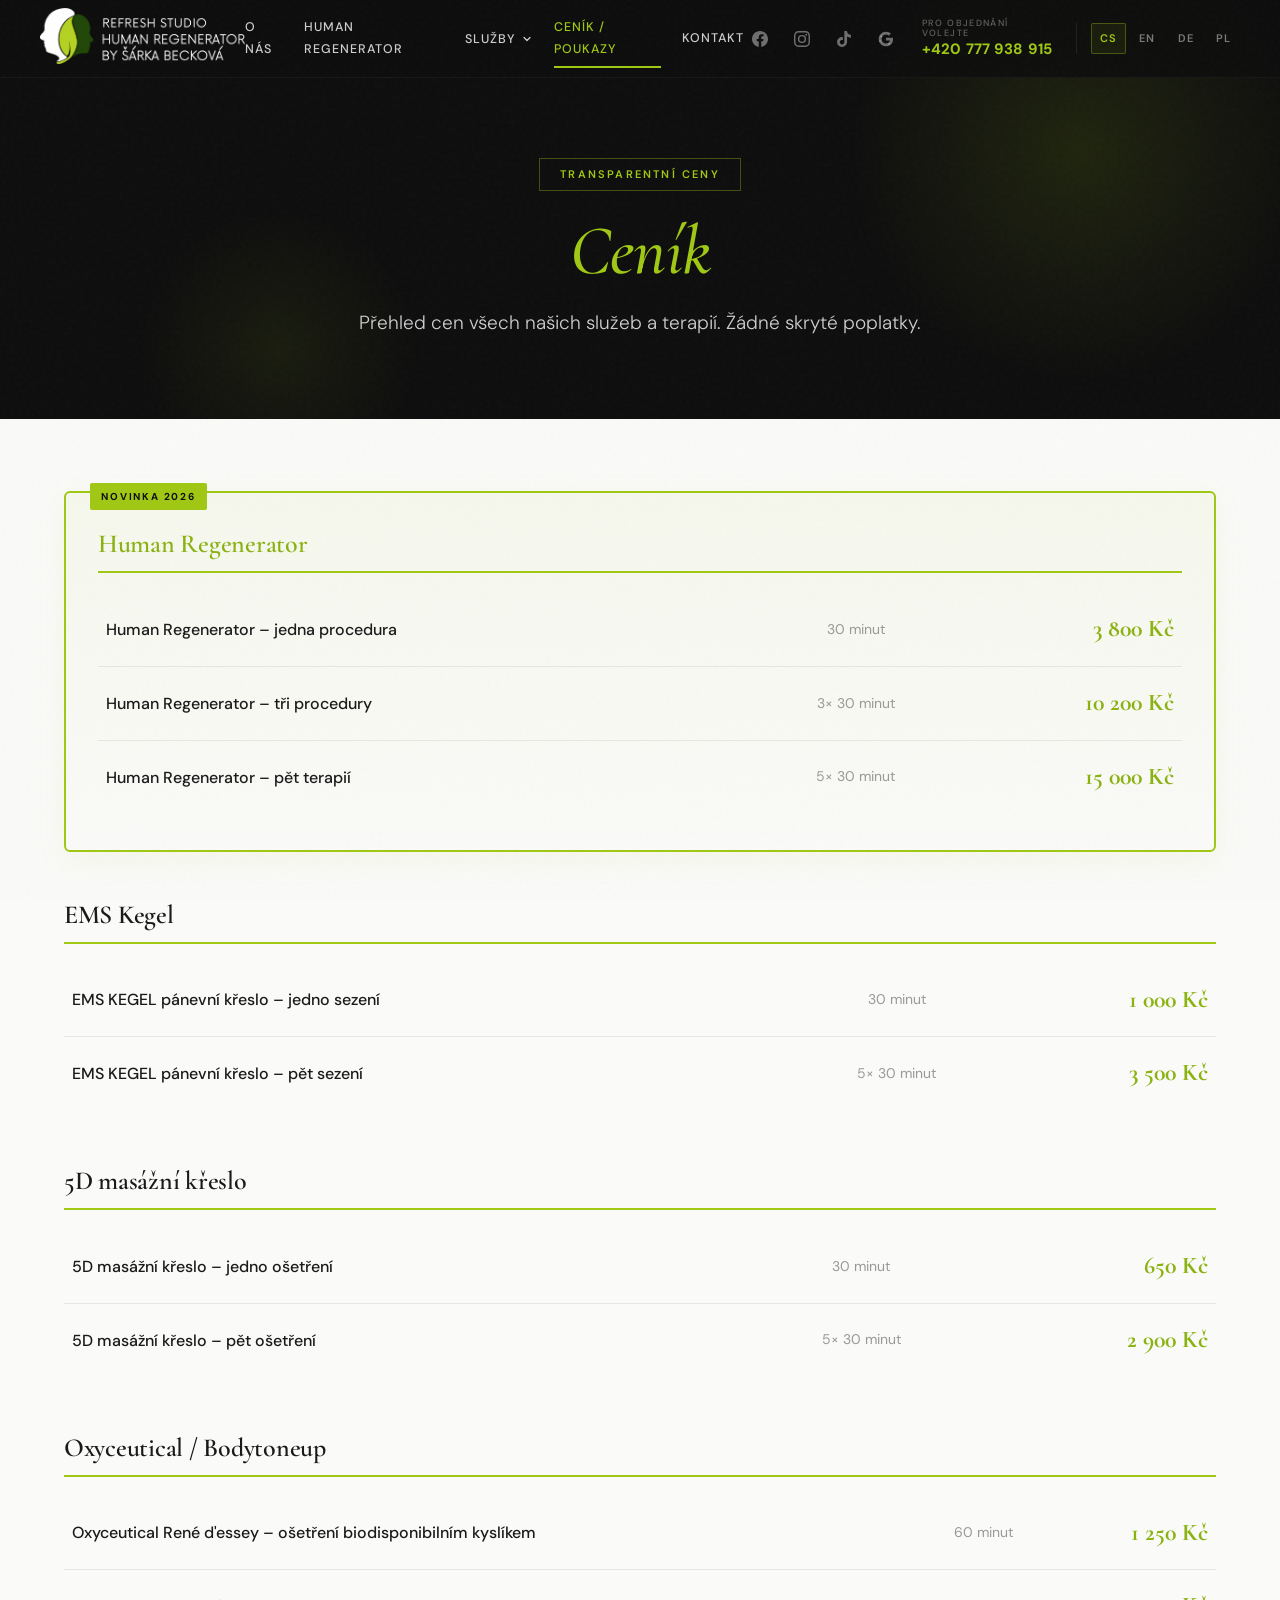
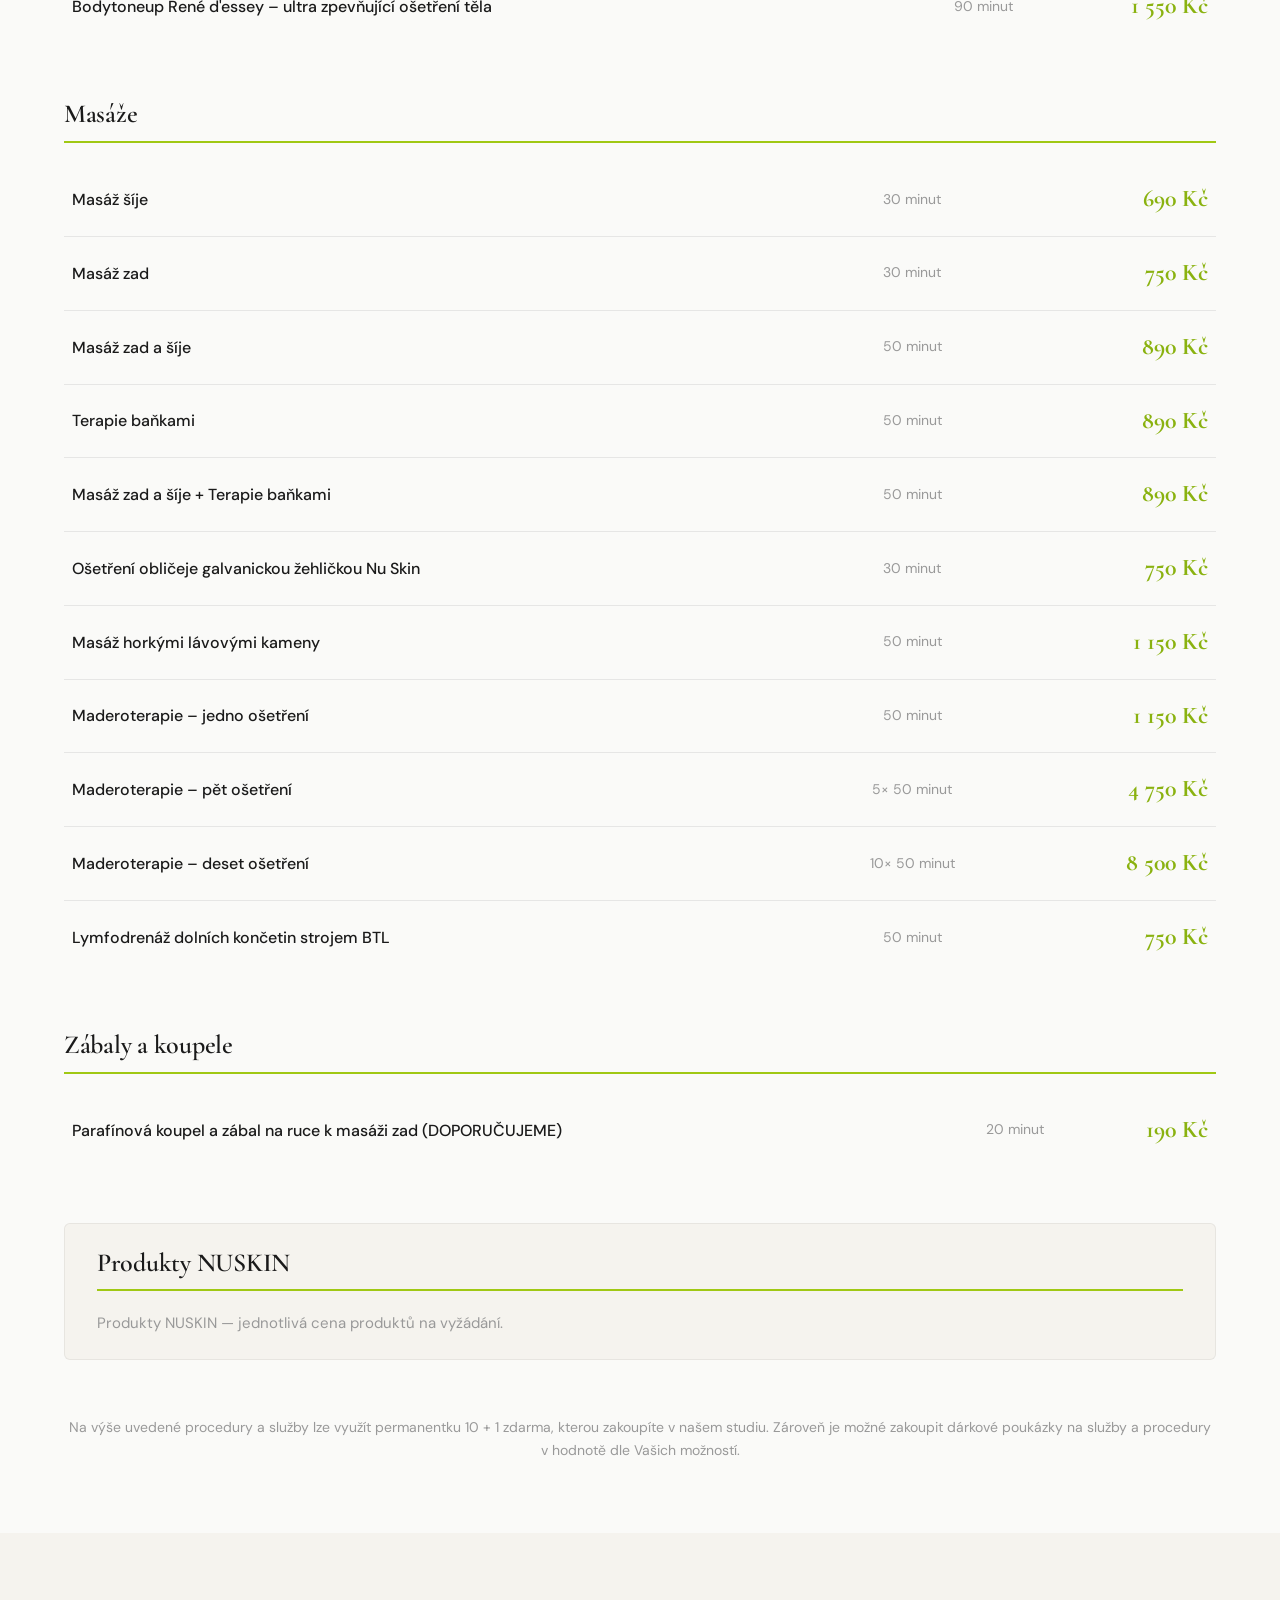
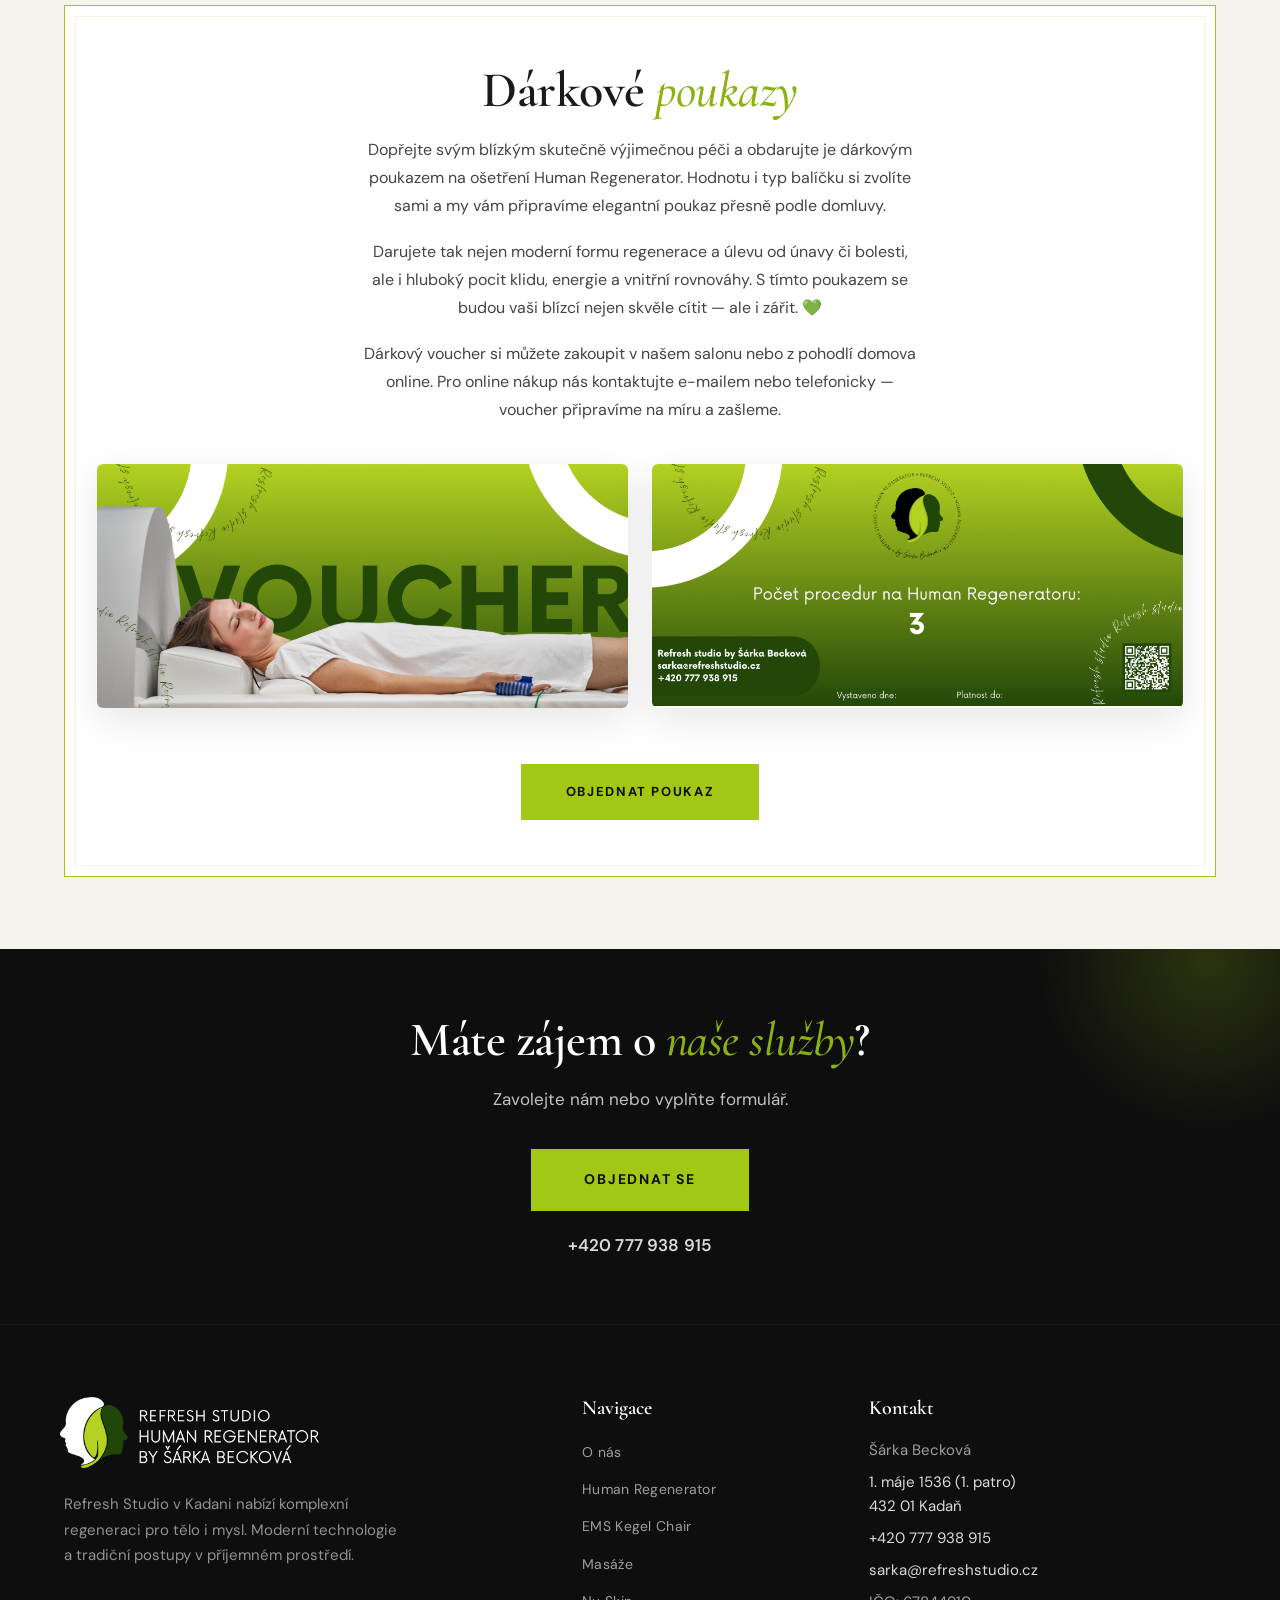
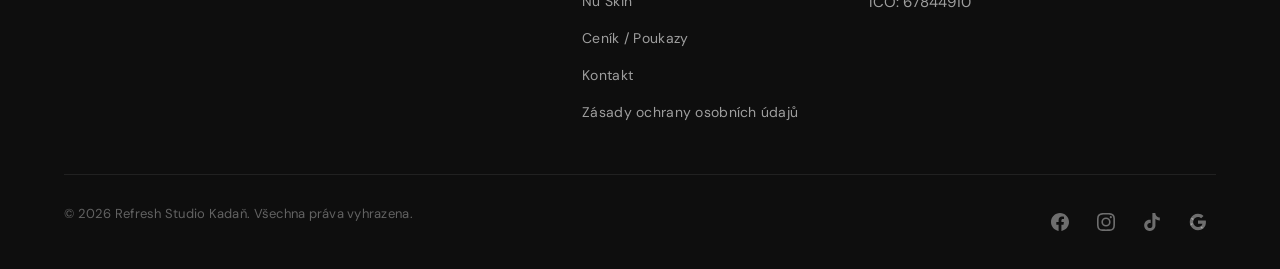
<file: cenik.html>
<!DOCTYPE html>
<html lang="cs" data-i18n-title="cen.title">
<head>
  <meta charset="UTF-8">
  <meta name="viewport" content="width=device-width, initial-scale=1.0">

  <!-- Reveal safeguard (must stay high in <head>): sets html.js — which enables
       the scroll-fade start-state — and reveals content as it enters the viewport,
       independently of the main IntersectionObserver. Guarantees the page is never
       left blank below the hero if the reveal script is blocked, errors out, or the
       observer misbehaves (e.g. old iOS Safari on a very tall section). -->
  <script>
  (function (d, w) {
    d.documentElement.className += " js";
    function show(el) { el.classList.add("is-visible"); el.classList.add("visible"); }
    function sweep() {
      var n = d.querySelectorAll(".reveal:not(.is-visible), .fade-in:not(.is-visible)");
      var h = w.innerHeight || d.documentElement.clientHeight;
      for (var i = 0; i < n.length; i++) {
        if (n[i].getBoundingClientRect().top < h * 0.95) show(n[i]);
      }
    }
    function start() {
      sweep();
      w.addEventListener("scroll", sweep, { passive: true });
      w.addEventListener("resize", sweep, { passive: true });
    }
    if (d.readyState === "loading") d.addEventListener("DOMContentLoaded", start);
    else start();
  })(document, window);
  </script>

  <title>Ceník a dárkové poukazy — Refresh Studio Kadaň</title>
  <meta name="description" content="Přehled cen všech služeb a terapií Refresh Studia v Kadani — Human Regenerator, EMS Kegel Chair, masáže, ošetření a dárkové poukazy.">

  <!-- ====== SEO META ====== -->
  <meta name="robots" content="index, follow, max-image-preview:large, max-snippet:-1, max-video-preview:-1">
  <meta name="author" content="Refresh Studio Kadaň">
  <meta name="theme-color" content="#A0C814">
  <link rel="manifest" href="/site.webmanifest">

  <meta name="geo.region" content="CZ-42">
  <meta name="geo.placename" content="Kadaň">
  <meta name="geo.position" content="50.378;13.272">
  <meta name="ICBM" content="50.378, 13.272">

  <link rel="icon" type="image/png" sizes="32x32" href="/images/favicon/favicon-32.png">
  <link rel="icon" type="image/png" sizes="16x16" href="/images/favicon/favicon-16.png">
  <link rel="apple-touch-icon" sizes="180x180" href="/images/favicon/favicon-180.png">

  <link rel="canonical" href="https://www.refreshstudio.cz/cenik">
  <meta property="og:type" content="website">
  <meta property="og:url" content="https://www.refreshstudio.cz/cenik">
  <meta property="og:title" content="Ceník a dárkové poukazy — Refresh Studio Kadaň">
  <meta property="og:description" content="Přehled cen všech služeb a terapií Refresh Studia v Kadani — Human Regenerator, EMS Kegel Chair, masáže, ošetření a dárkové poukazy.">
  <meta property="og:image" content="https://www.refreshstudio.cz/images/og/og-default.jpg">
  <meta property="og:image:width" content="1200">
  <meta property="og:image:height" content="630">
  <meta property="og:image:alt" content="Refresh Studio Kadaň — komplexní péče a regenerace pro vaše tělo i mysl">
  <meta property="og:locale" content="cs_CZ">
  <meta property="og:site_name" content="Refresh Studio Kadaň">
  <meta name="twitter:card" content="summary_large_image">
  <meta name="twitter:title" content="Ceník a dárkové poukazy — Refresh Studio Kadaň">
  <meta name="twitter:description" content="Ceny služeb a terapií Refresh Studia Kadaň + dárkové poukazy.">
  <meta name="twitter:image" content="https://www.refreshstudio.cz/images/og/og-default.jpg">

  <!-- ====== JSON-LD: LocalBusiness ====== -->
  <script type="application/ld+json">
  {
    "@context": "https://schema.org",
    "@type": ["HealthAndBeautyBusiness", "MassageTherapist"],
    "@id": "https://www.refreshstudio.cz/#localbusiness",
    "name": "Refresh Studio Kadaň",
    "url": "https://www.refreshstudio.cz/",
    "logo": "https://www.refreshstudio.cz/images/favicon/favicon-512.png",
    "image": "https://www.refreshstudio.cz/images/og/og-default.jpg",
    "telephone": "+420777938915",
    "email": "sarka@refreshstudio.cz",
    "priceRange": "$$",
    "address": { "@type": "PostalAddress", "streetAddress": "1. máje 1536", "addressLocality": "Kadaň", "postalCode": "432 01", "addressCountry": "CZ", "addressRegion": "Ústecký kraj" },
    "geo": { "@type": "GeoCoordinates", "latitude": 50.378, "longitude": 13.272 },
    "sameAs": ["https://www.facebook.com/share/1FpWVaxR13/", "https://www.instagram.com/humanregenerator.kadan", "https://www.tiktok.com/@human.regenerator"]
  }
  </script>

  <!-- ====== JSON-LD: BreadcrumbList ====== -->
  <script type="application/ld+json">
  {
    "@context": "https://schema.org",
    "@type": "BreadcrumbList",
    "itemListElement": [
      { "@type": "ListItem", "position": 1, "name": "Domů", "item": "https://www.refreshstudio.cz/" },
      { "@type": "ListItem", "position": 2, "name": "Ceník a dárkové poukazy", "item": "https://www.refreshstudio.cz/cenik" }
    ]
  }
  </script>

  <link rel="preconnect" href="https://fonts.googleapis.com">
  <link rel="preconnect" href="https://fonts.gstatic.com" crossorigin>
  <link href="https://fonts.googleapis.com/css2?family=Cormorant+Garamond:ital,wght@0,400;0,500;0,600;0,700;1,400;1,500&family=DM+Sans:ital,wght@0,300;0,400;0,500;0,600;0,700;1,300;1,400&display=swap" rel="stylesheet">

  <link rel="stylesheet" href="css/style.css?v=20260714-2">
  <link rel="stylesheet" href="css/pages.css?v=20260714-2">
</head>
<body>

  <a href="#main" class="skip-link" data-i18n="nav.skip_link">Přeskočit na obsah</a>

  <header class="site-header" id="navbar">
    <div class="header-inner">
      <a href="/" class="site-logo site-logo--nav">
        <img src="images/logo/refresh-studio-nav.png" alt="Refresh Studio Kadaň — Human Regenerator by Šárka Becková">
      </a>
      <nav class="main-nav" id="mainNav" aria-label="Hlavní navigace">
        <ul class="main-nav__list">
          <li><a href="/"             class="main-nav__link" data-i18n="nav.about">O nás</a></li>
          <li><a href="/human-regenerator" class="main-nav__link" data-i18n="nav.hr">Human Regenerator</a></li>
          <li class="main-nav__item--dropdown">
            <button type="button" class="main-nav__link main-nav__dropdown-toggle" aria-expanded="false" aria-haspopup="true" data-i18n="nav.services">
              Služby
              <svg class="main-nav__chevron" viewBox="0 0 24 24" width="12" height="12" fill="none" stroke="currentColor" stroke-width="2.5" stroke-linecap="round" stroke-linejoin="round" aria-hidden="true"><path d="M6 9l6 6 6-6"/></svg>
            </button>
            <ul class="main-nav__dropdown">
              <li><a href="/ems-kegel-chair" class="main-nav__dropdown-link" data-i18n="nav.kegel">EMS Kegel Chair</a></li>
              <li><a href="/masaze" class="main-nav__dropdown-link" data-i18n="nav.masaze">Masáže</a></li>
              <li><a href="/nuskin" class="main-nav__dropdown-link" data-i18n="nav.nuskin">Nu Skin</a></li>
            </ul>
          </li>
          <li><a href="/cenik"             class="main-nav__link main-nav__link--active" data-i18n="nav.cenik">Ceník / Poukazy</a></li>
          <li><a href="/kontakt"           class="main-nav__link" data-i18n="nav.kontakt">Kontakt</a></li>
        </ul>
        <div class="mobile-nav-cta">
          <a href="tel:+420777938915" class="mobile-nav-cta__phone">
            <svg viewBox="0 0 24 24" width="20" height="20" fill="currentColor" aria-hidden="true"><path d="M20 15.5c-1.25 0-2.45-.2-3.57-.57a1 1 0 00-1.02.24l-2.2 2.2a15.07 15.07 0 01-6.6-6.59l2.2-2.21a1 1 0 00.24-1.01A11.36 11.36 0 018.5 4a1 1 0 00-1-1H4a1 1 0 00-1 1 17 17 0 0017 17 1 1 0 001-1v-3.5a1 1 0 00-1-1z"/></svg>
            +420&nbsp;777&nbsp;938&nbsp;915
          </a>
          <a href="/kontakt" class="btn btn--primary mobile-nav-cta__btn" data-i18n="nav.book_btn">Objednat se</a>
          <div class="lang-switch lang-switch--mobile" aria-label="Language">
            <a href="#" data-lang="cs" class="lang-active">CS</a>
            <a href="#" data-lang="en">EN</a>
            <a href="#" data-lang="de">DE</a>
            <a href="#" data-lang="pl">PL</a>
          </div>
        </div>
      </nav>
      <div class="header-right">
        <div class="social-icons">
          <a href="https://www.facebook.com/share/1FpWVaxR13/" target="_blank" rel="noopener noreferrer" class="social-icons__link" aria-label="Facebook"><svg viewBox="0 0 24 24" aria-hidden="true"><path d="M24 12.073c0-6.627-5.373-12-12-12s-12 5.373-12 12c0 5.99 4.388 10.954 10.125 11.854v-8.385H7.078v-3.47h3.047V9.43c0-3.007 1.792-4.669 4.533-4.669 1.312 0 2.686.235 2.686.235v2.953H15.83c-1.491 0-1.956.925-1.956 1.874v2.25h3.328l-.532 3.47h-2.796v8.385C19.612 23.027 24 18.062 24 12.073z"/></svg></a>
          <a href="https://www.instagram.com/humanregenerator.kadan" target="_blank" rel="noopener noreferrer" class="social-icons__link" aria-label="Instagram"><svg viewBox="0 0 24 24" aria-hidden="true"><path d="M12 2.163c3.204 0 3.584.012 4.85.07 3.252.148 4.771 1.691 4.919 4.919.058 1.265.069 1.645.069 4.849 0 3.205-.012 3.584-.069 4.849-.149 3.225-1.664 4.771-4.919 4.919-1.266.058-1.644.07-4.85.07-3.204 0-3.584-.012-4.849-.07-3.26-.149-4.771-1.699-4.919-4.92-.058-1.265-.07-1.644-.07-4.849 0-3.204.013-3.583.07-4.849.149-3.227 1.664-4.771 4.919-4.919 1.266-.057 1.645-.069 4.849-.069zM12 0C8.741 0 8.333.014 7.053.072 2.695.272.273 2.69.073 7.052.014 8.333 0 8.741 0 12c0 3.259.014 3.668.072 4.948.2 4.358 2.618 6.78 6.98 6.98C8.333 23.986 8.741 24 12 24c3.259 0 3.668-.014 4.948-.072 4.354-.2 6.782-2.618 6.979-6.98.059-1.28.073-1.689.073-4.948 0-3.259-.014-3.667-.072-4.947-.196-4.354-2.617-6.78-6.979-6.98C15.668.014 15.259 0 12 0zm0 5.838a6.162 6.162 0 100 12.324 6.162 6.162 0 000-12.324zM12 16a4 4 0 110-8 4 4 0 010 8zm6.406-11.845a1.44 1.44 0 100 2.881 1.44 1.44 0 000-2.881z"/></svg></a>
          <a href="https://www.tiktok.com/@human.regenerator" target="_blank" rel="noopener noreferrer" class="social-icons__link" aria-label="TikTok"><svg viewBox="0 0 24 24" aria-hidden="true"><path d="M12.525.02c1.31-.02 2.61-.01 3.91-.02.08 1.53.63 3.09 1.75 4.17 1.12 1.11 2.7 1.62 4.24 1.79v4.03c-1.44-.05-2.89-.35-4.2-.97-.57-.26-1.1-.59-1.62-.93-.01 2.92.01 5.84-.02 8.75-.08 1.4-.54 2.79-1.35 3.94-1.31 1.92-3.58 3.17-5.91 3.21-1.43.08-2.86-.31-4.08-1.03-2.02-1.19-3.44-3.37-3.65-5.71-.02-.5-.03-1-.01-1.49.18-1.9 1.12-3.72 2.58-4.96 1.66-1.44 3.98-2.13 6.15-1.72.02 1.48-.04 2.96-.04 4.44-.99-.32-2.15-.23-3.02.37-.63.41-1.11 1.04-1.36 1.75-.21.51-.15 1.07-.14 1.61.24 1.64 1.82 3.02 3.5 2.87 1.12-.01 2.19-.66 2.77-1.61.19-.33.4-.67.41-1.06.1-1.79.06-3.57.07-5.36.01-4.03-.01-8.05.02-12.07z"/></svg></a>
          <a href="#" class="social-icons__link" aria-label="Google Recenze"><svg viewBox="0 0 24 24" aria-hidden="true"><path d="M22.56 12.25c0-.78-.07-1.53-.2-2.25H12v4.26h5.92a5.06 5.06 0 01-2.2 3.32v2.77h3.57c2.08-1.92 3.28-4.74 3.28-8.1z"/><path d="M12 23c2.97 0 5.46-.98 7.28-2.66l-3.57-2.77c-.98.66-2.23 1.06-3.71 1.06-2.86 0-5.29-1.93-6.16-4.53H2.18v2.84C3.99 20.53 7.7 23 12 23z"/><path d="M5.84 14.09c-.22-.66-.35-1.36-.35-2.09s.13-1.43.35-2.09V7.07H2.18C1.43 8.55 1 10.22 1 12s.43 3.45 1.18 4.93l2.85-2.22.81-.62z"/><path d="M12 5.38c1.62 0 3.06.56 4.21 1.64l3.15-3.15C17.45 2.09 14.97 1 12 1 7.7 1 3.99 3.47 2.18 7.07l3.66 2.84c.87-2.6 3.3-4.53 6.16-4.53z"/></svg></a>
        </div>
        <div class="header-phone">
          <span class="header-phone__label" data-i18n="nav.phone_label">Pro objednání volejte</span>
          <a href="tel:+420777938915">+420&nbsp;777&nbsp;938&nbsp;915</a>
        </div>
        <div class="lang-switch" aria-label="Language">
          <a href="#" data-lang="cs" class="lang-active">CS</a>
          <a href="#" data-lang="en">EN</a>
          <a href="#" data-lang="de">DE</a>
          <a href="#" data-lang="pl">PL</a>
        </div>
        <button type="button" class="nav-toggle" data-i18n-aria="a11y.menu" aria-label="Otevřít menu" aria-expanded="false" aria-controls="mainNav">
          <span class="nav-toggle__bar"></span>
          <span class="nav-toggle__bar"></span>
          <span class="nav-toggle__bar"></span>
        </button>
      </div>
    </div>
  </header>

  <main id="main">

    <section class="page-hero section--dark">
      <div class="container">
        <span class="page-hero__tag" data-i18n="cen.hero.tag">Transparentní ceny</span>
        <h1 data-i18n="cen.hero.h1" data-i18n-html="1"><em>Ceník</em></h1>
        <p class="page-hero__subtitle" data-i18n="cen.hero.sub">Přehled cen všech našich služeb a&nbsp;terapií. Žádné skryté poplatky.</p>
      </div>
    </section>

    <!-- ====== CENÍK ====== -->
    <section class="section reveal">
      <div class="container">

        <!-- Human Regenerator — Novinka 2026, vizuálně zvýrazněná -->
        <div class="price-section price-section--featured">
          <h2 class="price-section__title" data-i18n="cen.s.hr">Human Regenerator</h2>
          <table class="price-table">
            <tbody>
              <tr>
                <td class="price-table__name" data-i18n="cen.r.hr1.name">Human Regenerator – jedna procedura</td>
                <td class="price-table__duration" data-i18n="cen.r.hr1.dur">30&nbsp;minut</td>
                <td class="price-table__price">3&nbsp;800&nbsp;Kč</td>
              </tr>
              <tr>
                <td class="price-table__name" data-i18n="cen.r.hr2.name">Human Regenerator – tři procedury</td>
                <td class="price-table__duration" data-i18n="cen.r.hr2.dur">3× 30&nbsp;minut</td>
                <td class="price-table__price">10&nbsp;200&nbsp;Kč</td>
              </tr>
              <tr>
                <td class="price-table__name" data-i18n="cen.r.hr3.name">Human Regenerator – pět terapií</td>
                <td class="price-table__duration" data-i18n="cen.r.hr3.dur">5× 30&nbsp;minut</td>
                <td class="price-table__price">15&nbsp;000&nbsp;Kč</td>
              </tr>
            </tbody>
          </table>
        </div>

        <!-- EMS Kegel -->
        <div class="price-section">
          <h2 class="price-section__title" data-i18n="cen.s.ems">EMS Kegel</h2>
          <table class="price-table">
            <tbody>
              <tr>
                <td class="price-table__name" data-i18n="cen.r.ems1.name">EMS KEGEL pánevní křeslo – jedno sezení</td>
                <td class="price-table__duration" data-i18n="cen.r.ems1.dur">30&nbsp;minut</td>
                <td class="price-table__price">1&nbsp;000&nbsp;Kč</td>
              </tr>
              <tr>
                <td class="price-table__name" data-i18n="cen.r.ems2.name">EMS KEGEL pánevní křeslo – pět sezení</td>
                <td class="price-table__duration" data-i18n="cen.r.ems2.dur">5× 30&nbsp;minut</td>
                <td class="price-table__price">3&nbsp;500&nbsp;Kč</td>
              </tr>
            </tbody>
          </table>
        </div>

        <!-- 5D masážní křeslo -->
        <div class="price-section">
          <h2 class="price-section__title" data-i18n="cen.s.5d">5D masážní křeslo</h2>
          <table class="price-table">
            <tbody>
              <tr>
                <td class="price-table__name" data-i18n="cen.r.5d1.name">5D masážní křeslo – jedno ošetření</td>
                <td class="price-table__duration" data-i18n="cen.r.5d1.dur">30&nbsp;minut</td>
                <td class="price-table__price">650&nbsp;Kč</td>
              </tr>
              <tr>
                <td class="price-table__name" data-i18n="cen.r.5d2.name">5D masážní křeslo – pět ošetření</td>
                <td class="price-table__duration" data-i18n="cen.r.5d2.dur">5× 30&nbsp;minut</td>
                <td class="price-table__price">2&nbsp;900&nbsp;Kč</td>
              </tr>
            </tbody>
          </table>
        </div>

        <!-- Oxyceutical / Bodytoneup -->
        <div class="price-section">
          <h2 class="price-section__title" data-i18n="cen.s.oxy">Oxyceutical / Bodytoneup</h2>
          <table class="price-table">
            <tbody>
              <tr>
                <td class="price-table__name" data-i18n="cen.r.oxy1.name">Oxyceutical René d'essey – ošetření biodisponibilním kyslíkem</td>
                <td class="price-table__duration" data-i18n="cen.r.oxy1.dur">60&nbsp;minut</td>
                <td class="price-table__price">1&nbsp;250&nbsp;Kč</td>
              </tr>
              <tr>
                <td class="price-table__name" data-i18n="cen.r.oxy2.name">Bodytoneup René d'essey – ultra zpevňující ošetření těla</td>
                <td class="price-table__duration" data-i18n="cen.r.oxy2.dur">90&nbsp;minut</td>
                <td class="price-table__price">1&nbsp;550&nbsp;Kč</td>
              </tr>
            </tbody>
          </table>
        </div>

        <!-- Masáže -->
        <div class="price-section">
          <h2 class="price-section__title" data-i18n="cen.s.mas">Masáže</h2>
          <table class="price-table">
            <tbody>
              <tr>
                <td class="price-table__name" data-i18n="cen.r.m1.name">Masáž šíje</td>
                <td class="price-table__duration" data-i18n="cen.r.m1.dur">30&nbsp;minut</td>
                <td class="price-table__price">690&nbsp;Kč</td>
              </tr>
              <tr>
                <td class="price-table__name" data-i18n="cen.r.m2.name">Masáž zad</td>
                <td class="price-table__duration" data-i18n="cen.r.m2.dur">30&nbsp;minut</td>
                <td class="price-table__price">750&nbsp;Kč</td>
              </tr>
              <tr>
                <td class="price-table__name" data-i18n="cen.r.m3.name">Masáž zad a&nbsp;šíje</td>
                <td class="price-table__duration" data-i18n="cen.r.m3.dur">50&nbsp;minut</td>
                <td class="price-table__price">890&nbsp;Kč</td>
              </tr>
              <tr>
                <td class="price-table__name" data-i18n="cen.r.m4.name">Terapie baňkami</td>
                <td class="price-table__duration" data-i18n="cen.r.m4.dur">50&nbsp;minut</td>
                <td class="price-table__price">890&nbsp;Kč</td>
              </tr>
              <tr>
                <td class="price-table__name" data-i18n="cen.r.m5.name">Masáž zad a&nbsp;šíje + Terapie baňkami</td>
                <td class="price-table__duration" data-i18n="cen.r.m5.dur">50&nbsp;minut</td>
                <td class="price-table__price">890&nbsp;Kč</td>
              </tr>
              <tr>
                <td class="price-table__name" data-i18n="cen.r.m6.name">Ošetření obličeje galvanickou žehličkou Nu&nbsp;Skin</td>
                <td class="price-table__duration" data-i18n="cen.r.m6.dur">30&nbsp;minut</td>
                <td class="price-table__price">750&nbsp;Kč</td>
              </tr>
              <tr>
                <td class="price-table__name" data-i18n="cen.r.m7.name">Masáž horkými lávovými kameny</td>
                <td class="price-table__duration" data-i18n="cen.r.m7.dur">50&nbsp;minut</td>
                <td class="price-table__price">1&nbsp;150&nbsp;Kč</td>
              </tr>
              <tr>
                <td class="price-table__name" data-i18n="cen.r.m8.name">Maderoterapie – jedno ošetření</td>
                <td class="price-table__duration" data-i18n="cen.r.m8.dur">50&nbsp;minut</td>
                <td class="price-table__price">1&nbsp;150&nbsp;Kč</td>
              </tr>
              <tr>
                <td class="price-table__name" data-i18n="cen.r.m9.name">Maderoterapie – pět ošetření</td>
                <td class="price-table__duration" data-i18n="cen.r.m9.dur">5× 50&nbsp;minut</td>
                <td class="price-table__price">4&nbsp;750&nbsp;Kč</td>
              </tr>
              <tr>
                <td class="price-table__name" data-i18n="cen.r.m10.name">Maderoterapie – deset ošetření</td>
                <td class="price-table__duration" data-i18n="cen.r.m10.dur">10× 50&nbsp;minut</td>
                <td class="price-table__price">8&nbsp;500&nbsp;Kč</td>
              </tr>
              <tr>
                <td class="price-table__name" data-i18n="cen.r.m11.name">Lymfodrenáž dolních končetin strojem BTL</td>
                <td class="price-table__duration" data-i18n="cen.r.m11.dur">50&nbsp;minut</td>
                <td class="price-table__price">750&nbsp;Kč</td>
              </tr>
            </tbody>
          </table>
        </div>

        <!-- Zábaly a koupele -->
        <div class="price-section">
          <h2 class="price-section__title" data-i18n="cen.s.zab">Zábaly a koupele</h2>
          <table class="price-table">
            <tbody>
              <tr>
                <td class="price-table__name" data-i18n="cen.r.z1.name">Parafínová koupel a&nbsp;zábal na ruce k&nbsp;masáži zad (DOPORUČUJEME)</td>
                <td class="price-table__duration" data-i18n="cen.r.z1.dur">20&nbsp;minut</td>
                <td class="price-table__price">190&nbsp;Kč</td>
              </tr>
            </tbody>
          </table>
        </div>

        <!-- Produkty NUSKIN — bez tabulky -->
        <div class="price-section price-section--note">
          <h2 class="price-section__title" data-i18n="cen.s.nuskin">Produkty NUSKIN</h2>
          <p class="price-section__text" data-i18n="cen.r.nuskin.txt">Produkty NUSKIN — jednotlivá cena produktů na vyžádání.</p>
        </div>

        <p class="price-note" data-i18n="cen.note">Na výše uvedené procedury a&nbsp;služby lze využít permanentku 10&nbsp;+&nbsp;1 zdarma, kterou zakoupíte v&nbsp;našem studiu. Zároveň je možné zakoupit dárkové poukázky na služby a&nbsp;procedury v&nbsp;hodnotě dle Vašich možností.</p>

      </div>
    </section>

    <!-- ====== DÁRKOVÉ POUKAZY ====== -->
    <section class="section section--beige reveal">
      <div class="container">
        <div class="voucher-banner">
          <h2 data-i18n="vouch.h3" data-i18n-html="1">Dárkové <em>poukazy</em></h2>
          <p data-i18n="vouch.p1">Dopřejte svým blízkým skutečně výjimečnou péči a&nbsp;obdarujte je dárkovým poukazem na ošetření Human Regenerator. Hodnotu i&nbsp;typ balíčku si zvolíte sami a&nbsp;my vám připravíme elegantní poukaz přesně podle domluvy.</p>
          <p data-i18n="vouch.p2" data-i18n-html="1">Darujete tak nejen moderní formu regenerace a&nbsp;úlevu od únavy či bolesti, ale i&nbsp;hluboký pocit klidu, energie a&nbsp;vnitřní rovnováhy. S&nbsp;tímto poukazem se budou vaši blízcí nejen skvěle cítit — ale i&nbsp;zářit. 💚</p>
          <p data-i18n="vouch.p3">Dárkový voucher si můžete zakoupit v&nbsp;našem salonu nebo z&nbsp;pohodlí domova online. Pro online nákup nás kontaktujte e-mailem nebo telefonicky — voucher připravíme na míru a&nbsp;zašleme.</p>

          <div class="voucher-gallery">
            <figure class="voucher-gallery__item">
              <img src="images/voucher/voucher-banner.png" alt="Refresh Studio voucher — banner s logem" loading="lazy">
            </figure>
            <figure class="voucher-gallery__item">
              <img src="images/voucher/voucher-3-procedur.png" alt="Refresh Studio voucher — ukázka poukazu na 3 procedury Human Regenerator" loading="lazy">
            </figure>
          </div>

          <a href="/kontakt" class="btn btn--primary" data-i18n="vouch.btn">Objednat poukaz</a>
        </div>
      </div>
    </section>

    <section class="cta-band">
      <div class="container">
        <h2 data-i18n="cen.cta.h2" data-i18n-html="1">Máte zájem o&nbsp;<em>naše služby</em>?</h2>
        <p class="cta-band__text" data-i18n="cen.cta.p">Zavolejte nám nebo vyplňte formulář.</p>
        <a href="/kontakt" class="btn btn--primary btn--large" data-i18n="hr.cta.btn">Objednat se</a>
        <a href="tel:+420777938915" class="cta-band__phone">+420&nbsp;777&nbsp;938&nbsp;915</a>
      </div>
    </section>

  </main>

  <footer class="site-footer">
    <div class="container">
      <div class="footer-grid">
        <div class="footer-about">
          <a href="/" class="site-logo site-logo--footer">
            <img src="images/logo/refresh-studio-footer.png" alt="Refresh Studio Kadaň — Human Regenerator by Šárka Becková">
          </a>
          <p data-i18n="footer.about">Refresh Studio v&nbsp;Kadani nabízí komplexní regeneraci pro tělo i&nbsp;mysl. Moderní technologie a&nbsp;tradiční postupy v&nbsp;příjemném prostředí.</p>
        </div>
        <div class="footer-links">
          <h3 class="footer-heading" data-i18n="footer.heading_nav">Navigace</h3>
          <ul class="footer-links__list">
            <li><a href="/"             class="footer-links__link" data-i18n="nav.about">O nás</a></li>
            <li><a href="/human-regenerator" class="footer-links__link" data-i18n="nav.hr">Human Regenerator</a></li>
            <li><a href="/ems-kegel-chair"   class="footer-links__link" data-i18n="nav.kegel">EMS Kegel Chair</a></li>
            <li><a href="/masaze"            class="footer-links__link" data-i18n="nav.masaze">Masáže</a></li>
            <li><a href="/nuskin" class="footer-links__link" data-i18n="nav.nuskin">Nu Skin</a></li>
            <li><a href="/cenik"             class="footer-links__link" data-i18n="nav.cenik">Ceník / Poukazy</a></li>
            <li><a href="/kontakt"           class="footer-links__link" data-i18n="nav.kontakt">Kontakt</a></li>
            <li><a href="/zasady-ochrany-osobnich-udaju" class="footer-links__link" data-i18n="footer.privacy">Zásady ochrany osobních údajů</a></li>
          </ul>
        </div>
        <div class="footer-contact">
          <h3 class="footer-heading" data-i18n="footer.heading_kontakt">Kontakt</h3>
          <p>Šárka Becková</p>
          <p><a href="https://maps.google.com/?q=1.+m%C3%A1je+1536,+Kada%C5%88" target="_blank" rel="noopener noreferrer">1. máje 1536 (1. patro)<br>432 01 Kadaň</a></p>
          <p><a href="tel:+420777938915">+420&nbsp;777&nbsp;938&nbsp;915</a></p>
          <p><a href="mailto:sarka@refreshstudio.cz">sarka@refreshstudio.cz</a></p>
          <p>IČO: 67844910</p>
        </div>
      </div>
      <div class="footer-bottom">
        <p class="footer-bottom__copy" data-i18n="footer.copyright">&copy; 2026 Refresh Studio Kadaň. Všechna práva vyhrazena.</p>
        <div class="social-icons">
          <a href="https://www.facebook.com/share/1FpWVaxR13/" target="_blank" rel="noopener noreferrer" class="social-icons__link" aria-label="Facebook"><svg viewBox="0 0 24 24" aria-hidden="true"><path d="M24 12.073c0-6.627-5.373-12-12-12s-12 5.373-12 12c0 5.99 4.388 10.954 10.125 11.854v-8.385H7.078v-3.47h3.047V9.43c0-3.007 1.792-4.669 4.533-4.669 1.312 0 2.686.235 2.686.235v2.953H15.83c-1.491 0-1.956.925-1.956 1.874v2.25h3.328l-.532 3.47h-2.796v8.385C19.612 23.027 24 18.062 24 12.073z"/></svg></a>
          <a href="https://www.instagram.com/humanregenerator.kadan" target="_blank" rel="noopener noreferrer" class="social-icons__link" aria-label="Instagram"><svg viewBox="0 0 24 24" aria-hidden="true"><path d="M12 2.163c3.204 0 3.584.012 4.85.07 3.252.148 4.771 1.691 4.919 4.919.058 1.265.069 1.645.069 4.849 0 3.205-.012 3.584-.069 4.849-.149 3.225-1.664 4.771-4.919 4.919-1.266.058-1.644.07-4.85.07-3.204 0-3.584-.012-4.849-.07-3.26-.149-4.771-1.699-4.919-4.92-.058-1.265-.07-1.644-.07-4.849 0-3.204.013-3.583.07-4.849.149-3.227 1.664-4.771 4.919-4.919 1.266-.057 1.645-.069 4.849-.069zM12 0C8.741 0 8.333.014 7.053.072 2.695.272.273 2.69.073 7.052.014 8.333 0 8.741 0 12c0 3.259.014 3.668.072 4.948.2 4.358 2.618 6.78 6.98 6.98C8.333 23.986 8.741 24 12 24c3.259 0 3.668-.014 4.948-.072 4.354-.2 6.782-2.618 6.979-6.98.059-1.28.073-1.689.073-4.948 0-3.259-.014-3.667-.072-4.947-.196-4.354-2.617-6.78-6.979-6.98C15.668.014 15.259 0 12 0zm0 5.838a6.162 6.162 0 100 12.324 6.162 6.162 0 000-12.324zM12 16a4 4 0 110-8 4 4 0 010 8zm6.406-11.845a1.44 1.44 0 100 2.881 1.44 1.44 0 000-2.881z"/></svg></a>
          <a href="https://www.tiktok.com/@human.regenerator" target="_blank" rel="noopener noreferrer" class="social-icons__link" aria-label="TikTok"><svg viewBox="0 0 24 24" aria-hidden="true"><path d="M12.525.02c1.31-.02 2.61-.01 3.91-.02.08 1.53.63 3.09 1.75 4.17 1.12 1.11 2.7 1.62 4.24 1.79v4.03c-1.44-.05-2.89-.35-4.2-.97-.57-.26-1.1-.59-1.62-.93-.01 2.92.01 5.84-.02 8.75-.08 1.4-.54 2.79-1.35 3.94-1.31 1.92-3.58 3.17-5.91 3.21-1.43.08-2.86-.31-4.08-1.03-2.02-1.19-3.44-3.37-3.65-5.71-.02-.5-.03-1-.01-1.49.18-1.9 1.12-3.72 2.58-4.96 1.66-1.44 3.98-2.13 6.15-1.72.02 1.48-.04 2.96-.04 4.44-.99-.32-2.15-.23-3.02.37-.63.41-1.11 1.04-1.36 1.75-.21.51-.15 1.07-.14 1.61.24 1.64 1.82 3.02 3.5 2.87 1.12-.01 2.19-.66 2.77-1.61.19-.33.4-.67.41-1.06.1-1.79.06-3.57.07-5.36.01-4.03-.01-8.05.02-12.07z"/></svg></a>
          <a href="#" class="social-icons__link" aria-label="Google Recenze"><svg viewBox="0 0 24 24" aria-hidden="true"><path d="M22.56 12.25c0-.78-.07-1.53-.2-2.25H12v4.26h5.92a5.06 5.06 0 01-2.2 3.32v2.77h3.57c2.08-1.92 3.28-4.74 3.28-8.1z"/><path d="M12 23c2.97 0 5.46-.98 7.28-2.66l-3.57-2.77c-.98.66-2.23 1.06-3.71 1.06-2.86 0-5.29-1.93-6.16-4.53H2.18v2.84C3.99 20.53 7.7 23 12 23z"/><path d="M5.84 14.09c-.22-.66-.35-1.36-.35-2.09s.13-1.43.35-2.09V7.07H2.18C1.43 8.55 1 10.22 1 12s.43 3.45 1.18 4.93l2.85-2.22.81-.62z"/><path d="M12 5.38c1.62 0 3.06.56 4.21 1.64l3.15-3.15C17.45 2.09 14.97 1 12 1 7.7 1 3.99 3.47 2.18 7.07l3.66 2.84c.87-2.6 3.3-4.53 6.16-4.53z"/></svg></a>
        </div>
      </div>
    </div>
  </footer>

  <div class="floating-cta" id="floatingCta">
    <a href="/kontakt" class="floating-cta-btn">
      <svg viewBox="0 0 24 24" fill="none" stroke="currentColor" stroke-width="2" stroke-linecap="round" stroke-linejoin="round" aria-hidden="true"><path d="M22 16.92v3a2 2 0 01-2.18 2 19.79 19.79 0 01-8.63-3.07 19.5 19.5 0 01-6-6A19.79 19.79 0 012.12 4.11 2 2 0 014.11 2h3a2 2 0 012 1.72c.127.96.361 1.903.7 2.81a2 2 0 01-.45 2.11L8.09 9.91a16 16 0 006 6l1.27-1.27a2 2 0 012.11-.45c.907.339 1.85.573 2.81.7A2 2 0 0122 16.92z"/></svg>
      <span data-i18n="cta_pill.objednat">Objednat se</span>
    </a>
    <a href="#" class="back-to-top" data-i18n-aria="a11y.back_to_top" aria-label="Zpět nahoru" onclick="window.scrollTo({top:0,behavior:'smooth'});return false;">
      <svg viewBox="0 0 24 24" fill="none" stroke="currentColor" stroke-width="2" stroke-linecap="round" stroke-linejoin="round" aria-hidden="true"><path d="M12 19V5M5 12l7-7 7 7"/></svg>
    </a>
  </div>

  <script src="js/main.js?v=20260714-2"></script>
  <script src="js/i18n.js?v=20260714-2"></script>

</body>
</html>
</file>
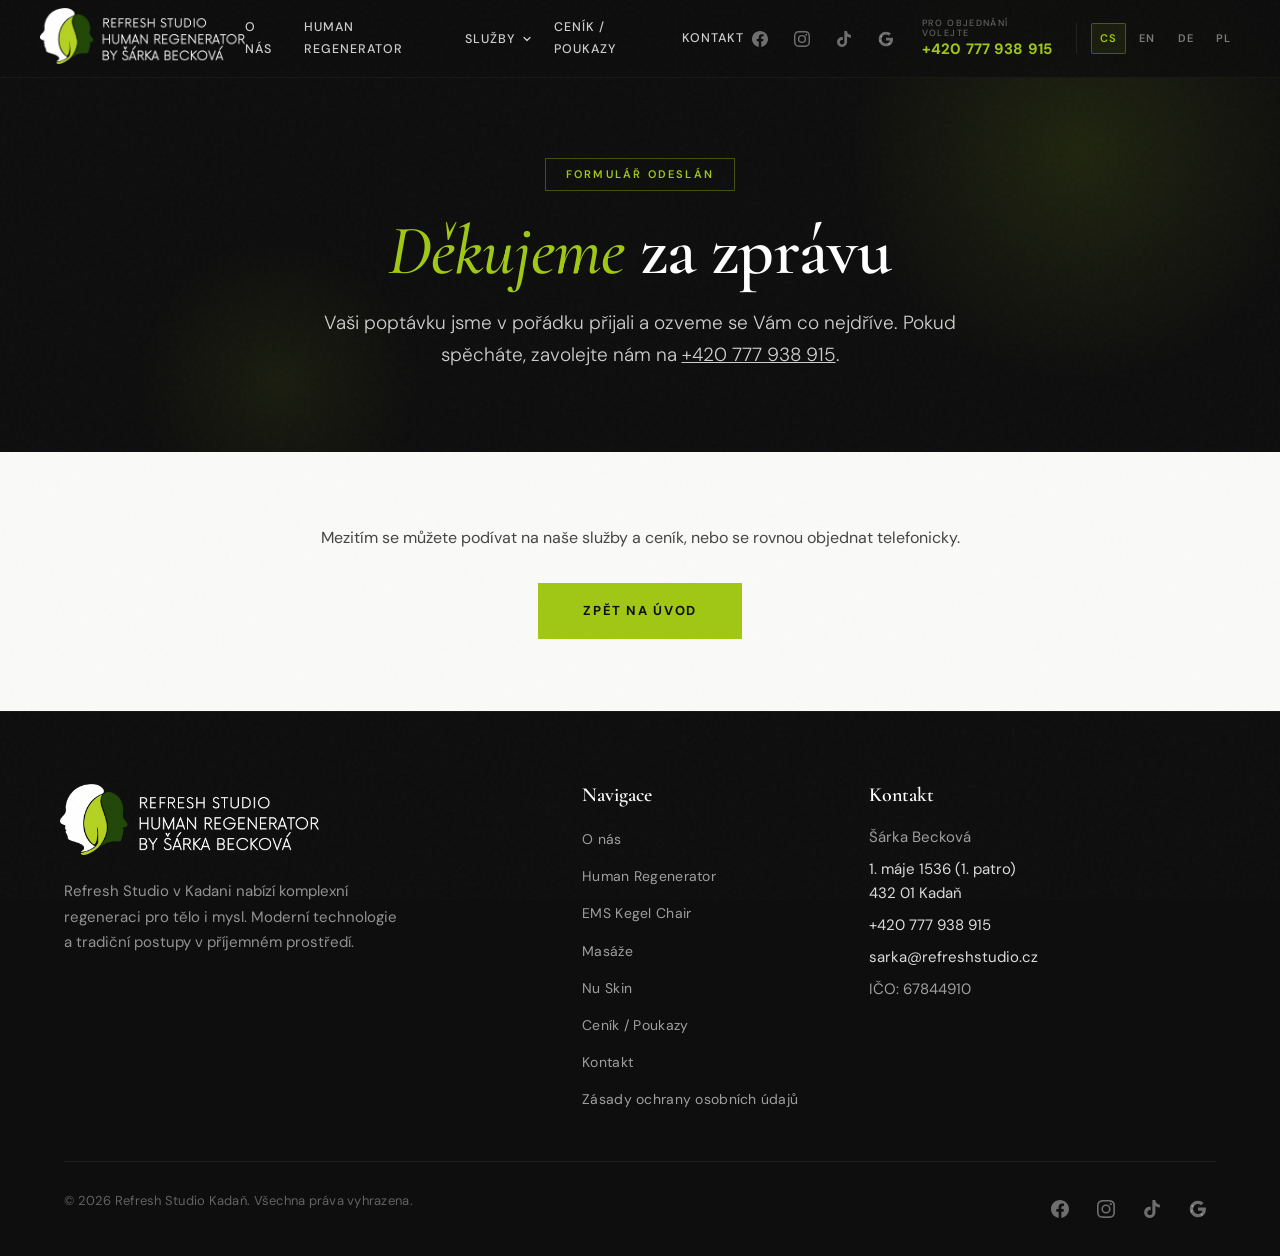
<file: dekujeme.html>
<!DOCTYPE html>
<html lang="cs">
<head>
  <meta charset="UTF-8">
  <meta name="viewport" content="width=device-width, initial-scale=1.0">

  <!-- Reveal safeguard (must stay high in <head>): sets html.js — which enables
       the scroll-fade start-state — and reveals content as it enters the viewport,
       independently of the main IntersectionObserver. Guarantees the page is never
       left blank below the hero if the reveal script is blocked, errors out, or the
       observer misbehaves (e.g. old iOS Safari on a very tall section). -->
  <script>
  (function (d, w) {
    d.documentElement.className += " js";
    function show(el) { el.classList.add("is-visible"); el.classList.add("visible"); }
    function sweep() {
      var n = d.querySelectorAll(".reveal:not(.is-visible), .fade-in:not(.is-visible)");
      var h = w.innerHeight || d.documentElement.clientHeight;
      for (var i = 0; i < n.length; i++) {
        if (n[i].getBoundingClientRect().top < h * 0.95) show(n[i]);
      }
    }
    function start() {
      sweep();
      w.addEventListener("scroll", sweep, { passive: true });
      w.addEventListener("resize", sweep, { passive: true });
    }
    if (d.readyState === "loading") d.addEventListener("DOMContentLoaded", start);
    else start();
  })(document, window);
  </script>

  <title>Děkujeme — Refresh Studio Kadaň</title>
  <meta name="description" content="Děkujeme za Vaši zprávu. Ozveme se Vám co nejdříve.">
  <meta name="robots" content="noindex, nofollow">
  <meta name="theme-color" content="#A0C814">
  <link rel="manifest" href="/site.webmanifest">
  <link rel="icon" type="image/png" sizes="32x32" href="/images/favicon/favicon-32.png">
  <link rel="icon" type="image/png" sizes="16x16" href="/images/favicon/favicon-16.png">
  <link rel="apple-touch-icon" sizes="180x180" href="/images/favicon/favicon-180.png">

  <link rel="preconnect" href="https://fonts.googleapis.com">
  <link rel="preconnect" href="https://fonts.gstatic.com" crossorigin>
  <link href="https://fonts.googleapis.com/css2?family=Cormorant+Garamond:ital,wght@0,400;0,500;0,600;0,700;1,400;1,500&family=DM+Sans:ital,wght@0,300;0,400;0,500;0,600;0,700;1,300;1,400&display=swap" rel="stylesheet">

  <link rel="stylesheet" href="css/style.css?v=20260714-2">
  <link rel="stylesheet" href="css/pages.css?v=20260714-2">
</head>
<body>

  <a href="#main" class="skip-link" data-i18n="nav.skip_link">Přeskočit na obsah</a>

  <header class="site-header" id="navbar">
    <div class="header-inner">
      <a href="/" class="site-logo site-logo--nav">
        <img src="images/logo/refresh-studio-nav.png" alt="Refresh Studio Kadaň — Human Regenerator by Šárka Becková">
      </a>
      <nav class="main-nav" id="mainNav" aria-label="Hlavní navigace">
        <ul class="main-nav__list">
          <li><a href="/"             class="main-nav__link" data-i18n="nav.about">O nás</a></li>
          <li><a href="/human-regenerator" class="main-nav__link" data-i18n="nav.hr">Human Regenerator</a></li>
          <li class="main-nav__item--dropdown">
            <button type="button" class="main-nav__link main-nav__dropdown-toggle" aria-expanded="false" aria-haspopup="true" data-i18n="nav.services">
              Služby
              <svg class="main-nav__chevron" viewBox="0 0 24 24" width="12" height="12" fill="none" stroke="currentColor" stroke-width="2.5" stroke-linecap="round" stroke-linejoin="round" aria-hidden="true"><path d="M6 9l6 6 6-6"/></svg>
            </button>
            <ul class="main-nav__dropdown">
              <li><a href="/ems-kegel-chair" class="main-nav__dropdown-link" data-i18n="nav.kegel">EMS Kegel Chair</a></li>
              <li><a href="/masaze" class="main-nav__dropdown-link" data-i18n="nav.masaze">Masáže</a></li>
              <li><a href="/nuskin" class="main-nav__dropdown-link" data-i18n="nav.nuskin">Nu Skin</a></li>
            </ul>
          </li>
          <li><a href="/cenik"             class="main-nav__link" data-i18n="nav.cenik">Ceník / Poukazy</a></li>
          <li><a href="/kontakt"           class="main-nav__link" data-i18n="nav.kontakt">Kontakt</a></li>
        </ul>
        <div class="mobile-nav-cta">
          <a href="tel:+420777938915" class="mobile-nav-cta__phone">
            <svg viewBox="0 0 24 24" width="20" height="20" fill="currentColor" aria-hidden="true"><path d="M20 15.5c-1.25 0-2.45-.2-3.57-.57a1 1 0 00-1.02.24l-2.2 2.2a15.07 15.07 0 01-6.6-6.59l2.2-2.21a1 1 0 00.24-1.01A11.36 11.36 0 018.5 4a1 1 0 00-1-1H4a1 1 0 00-1 1 17 17 0 0017 17 1 1 0 001-1v-3.5a1 1 0 00-1-1z"/></svg>
            +420&nbsp;777&nbsp;938&nbsp;915
          </a>
          <a href="/kontakt" class="btn btn--primary mobile-nav-cta__btn" data-i18n="nav.book_btn">Objednat se</a>
          <div class="lang-switch lang-switch--mobile" aria-label="Language">
            <a href="#" data-lang="cs" class="lang-active">CS</a>
            <a href="#" data-lang="en">EN</a>
            <a href="#" data-lang="de">DE</a>
            <a href="#" data-lang="pl">PL</a>
          </div>
        </div>
      </nav>
      <div class="header-right">
        <div class="social-icons">
          <a href="https://www.facebook.com/share/1FpWVaxR13/" target="_blank" rel="noopener noreferrer" class="social-icons__link" aria-label="Facebook"><svg viewBox="0 0 24 24" aria-hidden="true"><path d="M24 12.073c0-6.627-5.373-12-12-12s-12 5.373-12 12c0 5.99 4.388 10.954 10.125 11.854v-8.385H7.078v-3.47h3.047V9.43c0-3.007 1.792-4.669 4.533-4.669 1.312 0 2.686.235 2.686.235v2.953H15.83c-1.491 0-1.956.925-1.956 1.874v2.25h3.328l-.532 3.47h-2.796v8.385C19.612 23.027 24 18.062 24 12.073z"/></svg></a>
          <a href="https://www.instagram.com/humanregenerator.kadan" target="_blank" rel="noopener noreferrer" class="social-icons__link" aria-label="Instagram"><svg viewBox="0 0 24 24" aria-hidden="true"><path d="M12 2.163c3.204 0 3.584.012 4.85.07 3.252.148 4.771 1.691 4.919 4.919.058 1.265.069 1.645.069 4.849 0 3.205-.012 3.584-.069 4.849-.149 3.225-1.664 4.771-4.919 4.919-1.266.058-1.644.07-4.85.07-3.204 0-3.584-.012-4.849-.07-3.26-.149-4.771-1.699-4.919-4.92-.058-1.265-.07-1.644-.07-4.849 0-3.204.013-3.583.07-4.849.149-3.227 1.664-4.771 4.919-4.919 1.266-.057 1.645-.069 4.849-.069zM12 0C8.741 0 8.333.014 7.053.072 2.695.272.273 2.69.073 7.052.014 8.333 0 8.741 0 12c0 3.259.014 3.668.072 4.948.2 4.358 2.618 6.78 6.98 6.98C8.333 23.986 8.741 24 12 24c3.259 0 3.668-.014 4.948-.072 4.354-.2 6.782-2.618 6.979-6.98.059-1.28.073-1.689.073-4.948 0-3.259-.014-3.667-.072-4.947-.196-4.354-2.617-6.78-6.979-6.98C15.668.014 15.259 0 12 0zm0 5.838a6.162 6.162 0 100 12.324 6.162 6.162 0 000-12.324zM12 16a4 4 0 110-8 4 4 0 010 8zm6.406-11.845a1.44 1.44 0 100 2.881 1.44 1.44 0 000-2.881z"/></svg></a>
          <a href="https://www.tiktok.com/@human.regenerator" target="_blank" rel="noopener noreferrer" class="social-icons__link" aria-label="TikTok"><svg viewBox="0 0 24 24" aria-hidden="true"><path d="M12.525.02c1.31-.02 2.61-.01 3.91-.02.08 1.53.63 3.09 1.75 4.17 1.12 1.11 2.7 1.62 4.24 1.79v4.03c-1.44-.05-2.89-.35-4.2-.97-.57-.26-1.1-.59-1.62-.93-.01 2.92.01 5.84-.02 8.75-.08 1.4-.54 2.79-1.35 3.94-1.31 1.92-3.58 3.17-5.91 3.21-1.43.08-2.86-.31-4.08-1.03-2.02-1.19-3.44-3.37-3.65-5.71-.02-.5-.03-1-.01-1.49.18-1.9 1.12-3.72 2.58-4.96 1.66-1.44 3.98-2.13 6.15-1.72.02 1.48-.04 2.96-.04 4.44-.99-.32-2.15-.23-3.02.37-.63.41-1.11 1.04-1.36 1.75-.21.51-.15 1.07-.14 1.61.24 1.64 1.82 3.02 3.5 2.87 1.12-.01 2.19-.66 2.77-1.61.19-.33.4-.67.41-1.06.1-1.79.06-3.57.07-5.36.01-4.03-.01-8.05.02-12.07z"/></svg></a>
          <a href="#" class="social-icons__link" aria-label="Google Recenze"><svg viewBox="0 0 24 24" aria-hidden="true"><path d="M22.56 12.25c0-.78-.07-1.53-.2-2.25H12v4.26h5.92a5.06 5.06 0 01-2.2 3.32v2.77h3.57c2.08-1.92 3.28-4.74 3.28-8.1z"/><path d="M12 23c2.97 0 5.46-.98 7.28-2.66l-3.57-2.77c-.98.66-2.23 1.06-3.71 1.06-2.86 0-5.29-1.93-6.16-4.53H2.18v2.84C3.99 20.53 7.7 23 12 23z"/><path d="M5.84 14.09c-.22-.66-.35-1.36-.35-2.09s.13-1.43.35-2.09V7.07H2.18C1.43 8.55 1 10.22 1 12s.43 3.45 1.18 4.93l2.85-2.22.81-.62z"/><path d="M12 5.38c1.62 0 3.06.56 4.21 1.64l3.15-3.15C17.45 2.09 14.97 1 12 1 7.7 1 3.99 3.47 2.18 7.07l3.66 2.84c.87-2.6 3.3-4.53 6.16-4.53z"/></svg></a>
        </div>
        <div class="header-phone">
          <span class="header-phone__label" data-i18n="nav.phone_label">Pro objednání volejte</span>
          <a href="tel:+420777938915">+420&nbsp;777&nbsp;938&nbsp;915</a>
        </div>
        <div class="lang-switch" aria-label="Language">
          <a href="#" data-lang="cs" class="lang-active">CS</a>
          <a href="#" data-lang="en">EN</a>
          <a href="#" data-lang="de">DE</a>
          <a href="#" data-lang="pl">PL</a>
        </div>
        <button type="button" class="nav-toggle" data-i18n-aria="a11y.menu" aria-label="Otevřít menu" aria-expanded="false" aria-controls="mainNav">
          <span class="nav-toggle__bar"></span>
          <span class="nav-toggle__bar"></span>
          <span class="nav-toggle__bar"></span>
        </button>
      </div>
    </div>
  </header>

  <main id="main">
    <section class="page-hero section--dark">
      <div class="container">
        <span class="page-hero__tag">Formulář odeslán</span>
        <h1><em>Děkujeme</em> za zprávu</h1>
        <p class="page-hero__subtitle">Vaši poptávku jsme v&nbsp;pořádku přijali a&nbsp;ozveme se Vám co nejdříve. Pokud spěcháte, zavolejte nám na <a href="tel:+420777938915" style="color:inherit;text-decoration:underline">+420&nbsp;777&nbsp;938&nbsp;915</a>.</p>
      </div>
    </section>

    <section class="section reveal">
      <div class="container" style="text-align:center;">
        <p style="max-width:640px;margin:0 auto 2rem;color:var(--text-body);">Mezitím se můžete podívat na naše služby a&nbsp;ceník, nebo se rovnou objednat telefonicky.</p>
        <a href="/" class="btn btn--primary">Zpět na úvod</a>
      </div>
    </section>
  </main>

  <footer class="site-footer">
    <div class="container">
      <div class="footer-grid">
        <div class="footer-about">
          <a href="/" class="site-logo site-logo--footer">
            <img src="images/logo/refresh-studio-footer.png" alt="Refresh Studio Kadaň — Human Regenerator by Šárka Becková">
          </a>
          <p data-i18n="footer.about">Refresh Studio v&nbsp;Kadani nabízí komplexní regeneraci pro tělo i&nbsp;mysl. Moderní technologie a&nbsp;tradiční postupy v&nbsp;příjemném prostředí.</p>
        </div>
        <div class="footer-links">
          <h3 class="footer-heading" data-i18n="footer.heading_nav">Navigace</h3>
          <ul class="footer-links__list">
            <li><a href="/"             class="footer-links__link" data-i18n="nav.about">O nás</a></li>
            <li><a href="/human-regenerator" class="footer-links__link" data-i18n="nav.hr">Human Regenerator</a></li>
            <li><a href="/ems-kegel-chair"   class="footer-links__link" data-i18n="nav.kegel">EMS Kegel Chair</a></li>
            <li><a href="/masaze"            class="footer-links__link" data-i18n="nav.masaze">Masáže</a></li>
            <li><a href="/nuskin" class="footer-links__link" data-i18n="nav.nuskin">Nu Skin</a></li>
            <li><a href="/cenik"             class="footer-links__link" data-i18n="nav.cenik">Ceník / Poukazy</a></li>
            <li><a href="/kontakt"           class="footer-links__link" data-i18n="nav.kontakt">Kontakt</a></li>
            <li><a href="/zasady-ochrany-osobnich-udaju" class="footer-links__link" data-i18n="footer.privacy">Zásady ochrany osobních údajů</a></li>
          </ul>
        </div>
        <div class="footer-contact">
          <h3 class="footer-heading" data-i18n="footer.heading_kontakt">Kontakt</h3>
          <p>Šárka Becková</p>
          <p><a href="https://maps.google.com/?q=1.+m%C3%A1je+1536,+Kada%C5%88" target="_blank" rel="noopener noreferrer">1. máje 1536 (1. patro)<br>432 01 Kadaň</a></p>
          <p><a href="tel:+420777938915">+420&nbsp;777&nbsp;938&nbsp;915</a></p>
          <p><a href="mailto:sarka@refreshstudio.cz">sarka@refreshstudio.cz</a></p>
          <p>IČO: 67844910</p>
        </div>
      </div>
      <div class="footer-bottom">
        <p class="footer-bottom__copy" data-i18n="footer.copyright">&copy; 2026 Refresh Studio Kadaň. Všechna práva vyhrazena.</p>
        <div class="social-icons">
          <a href="https://www.facebook.com/share/1FpWVaxR13/" target="_blank" rel="noopener noreferrer" class="social-icons__link" aria-label="Facebook"><svg viewBox="0 0 24 24" aria-hidden="true"><path d="M24 12.073c0-6.627-5.373-12-12-12s-12 5.373-12 12c0 5.99 4.388 10.954 10.125 11.854v-8.385H7.078v-3.47h3.047V9.43c0-3.007 1.792-4.669 4.533-4.669 1.312 0 2.686.235 2.686.235v2.953H15.83c-1.491 0-1.956.925-1.956 1.874v2.25h3.328l-.532 3.47h-2.796v8.385C19.612 23.027 24 18.062 24 12.073z"/></svg></a>
          <a href="https://www.instagram.com/humanregenerator.kadan" target="_blank" rel="noopener noreferrer" class="social-icons__link" aria-label="Instagram"><svg viewBox="0 0 24 24" aria-hidden="true"><path d="M12 2.163c3.204 0 3.584.012 4.85.07 3.252.148 4.771 1.691 4.919 4.919.058 1.265.069 1.645.069 4.849 0 3.205-.012 3.584-.069 4.849-.149 3.225-1.664 4.771-4.919 4.919-1.266.058-1.644.07-4.85.07-3.204 0-3.584-.012-4.849-.07-3.26-.149-4.771-1.699-4.919-4.92-.058-1.265-.07-1.644-.07-4.849 0-3.204.013-3.583.07-4.849.149-3.227 1.664-4.771 4.919-4.919 1.266-.057 1.645-.069 4.849-.069zM12 0C8.741 0 8.333.014 7.053.072 2.695.272.273 2.69.073 7.052.014 8.333 0 8.741 0 12c0 3.259.014 3.668.072 4.948.2 4.358 2.618 6.78 6.98 6.98C8.333 23.986 8.741 24 12 24c3.259 0 3.668-.014 4.948-.072 4.354-.2 6.782-2.618 6.979-6.98.059-1.28.073-1.689.073-4.948 0-3.259-.014-3.667-.072-4.947-.196-4.354-2.617-6.78-6.979-6.98C15.668.014 15.259 0 12 0zm0 5.838a6.162 6.162 0 100 12.324 6.162 6.162 0 000-12.324zM12 16a4 4 0 110-8 4 4 0 010 8zm6.406-11.845a1.44 1.44 0 100 2.881 1.44 1.44 0 000-2.881z"/></svg></a>
          <a href="https://www.tiktok.com/@human.regenerator" target="_blank" rel="noopener noreferrer" class="social-icons__link" aria-label="TikTok"><svg viewBox="0 0 24 24" aria-hidden="true"><path d="M12.525.02c1.31-.02 2.61-.01 3.91-.02.08 1.53.63 3.09 1.75 4.17 1.12 1.11 2.7 1.62 4.24 1.79v4.03c-1.44-.05-2.89-.35-4.2-.97-.57-.26-1.1-.59-1.62-.93-.01 2.92.01 5.84-.02 8.75-.08 1.4-.54 2.79-1.35 3.94-1.31 1.92-3.58 3.17-5.91 3.21-1.43.08-2.86-.31-4.08-1.03-2.02-1.19-3.44-3.37-3.65-5.71-.02-.5-.03-1-.01-1.49.18-1.9 1.12-3.72 2.58-4.96 1.66-1.44 3.98-2.13 6.15-1.72.02 1.48-.04 2.96-.04 4.44-.99-.32-2.15-.23-3.02.37-.63.41-1.11 1.04-1.36 1.75-.21.51-.15 1.07-.14 1.61.24 1.64 1.82 3.02 3.5 2.87 1.12-.01 2.19-.66 2.77-1.61.19-.33.4-.67.41-1.06.1-1.79.06-3.57.07-5.36.01-4.03-.01-8.05.02-12.07z"/></svg></a>
          <a href="#" class="social-icons__link" aria-label="Google Recenze"><svg viewBox="0 0 24 24" aria-hidden="true"><path d="M22.56 12.25c0-.78-.07-1.53-.2-2.25H12v4.26h5.92a5.06 5.06 0 01-2.2 3.32v2.77h3.57c2.08-1.92 3.28-4.74 3.28-8.1z"/><path d="M12 23c2.97 0 5.46-.98 7.28-2.66l-3.57-2.77c-.98.66-2.23 1.06-3.71 1.06-2.86 0-5.29-1.93-6.16-4.53H2.18v2.84C3.99 20.53 7.7 23 12 23z"/><path d="M5.84 14.09c-.22-.66-.35-1.36-.35-2.09s.13-1.43.35-2.09V7.07H2.18C1.43 8.55 1 10.22 1 12s.43 3.45 1.18 4.93l2.85-2.22.81-.62z"/><path d="M12 5.38c1.62 0 3.06.56 4.21 1.64l3.15-3.15C17.45 2.09 14.97 1 12 1 7.7 1 3.99 3.47 2.18 7.07l3.66 2.84c.87-2.6 3.3-4.53 6.16-4.53z"/></svg></a>
        </div>
      </div>
    </div>
  </footer>

  <div class="floating-cta" id="floatingCta">
    <a href="/kontakt" class="floating-cta-btn">
      <svg viewBox="0 0 24 24" fill="none" stroke="currentColor" stroke-width="2" stroke-linecap="round" stroke-linejoin="round" aria-hidden="true"><path d="M22 16.92v3a2 2 0 01-2.18 2 19.79 19.79 0 01-8.63-3.07 19.5 19.5 0 01-6-6A19.79 19.79 0 012.12 4.11 2 2 0 014.11 2h3a2 2 0 012 1.72c.127.96.361 1.903.7 2.81a2 2 0 01-.45 2.11L8.09 9.91a16 16 0 006 6l1.27-1.27a2 2 0 012.11-.45c.907.339 1.85.573 2.81.7A2 2 0 0122 16.92z"/></svg>
      <span data-i18n="cta_pill.objednat">Objednat se</span>
    </a>
    <a href="#" class="back-to-top" data-i18n-aria="a11y.back_to_top" aria-label="Zpět nahoru" onclick="window.scrollTo({top:0,behavior:'smooth'});return false;">
      <svg viewBox="0 0 24 24" fill="none" stroke="currentColor" stroke-width="2" stroke-linecap="round" stroke-linejoin="round" aria-hidden="true"><path d="M12 19V5M5 12l7-7 7 7"/></svg>
    </a>
  </div>

  <script src="js/main.js?v=20260714-2"></script>
  <script src="js/i18n.js?v=20260714-2"></script>

</body>
</html>
</file>
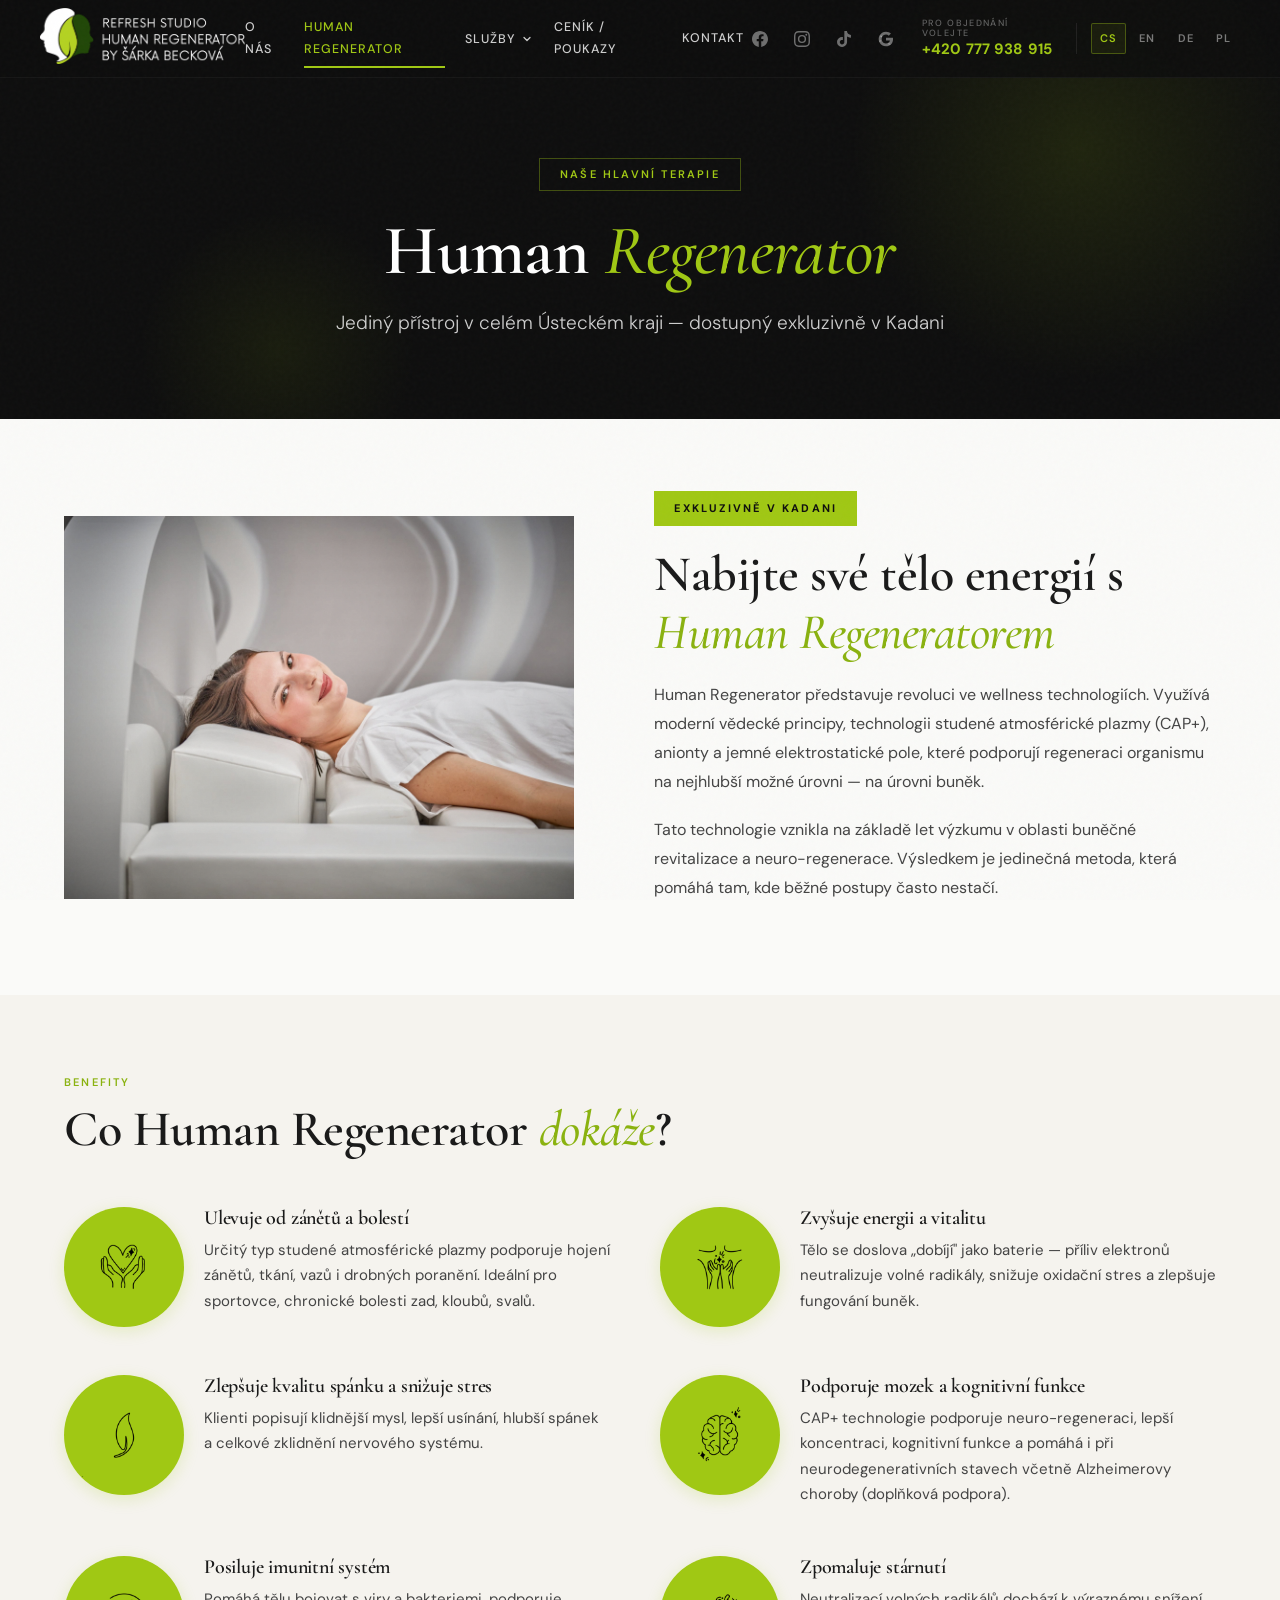
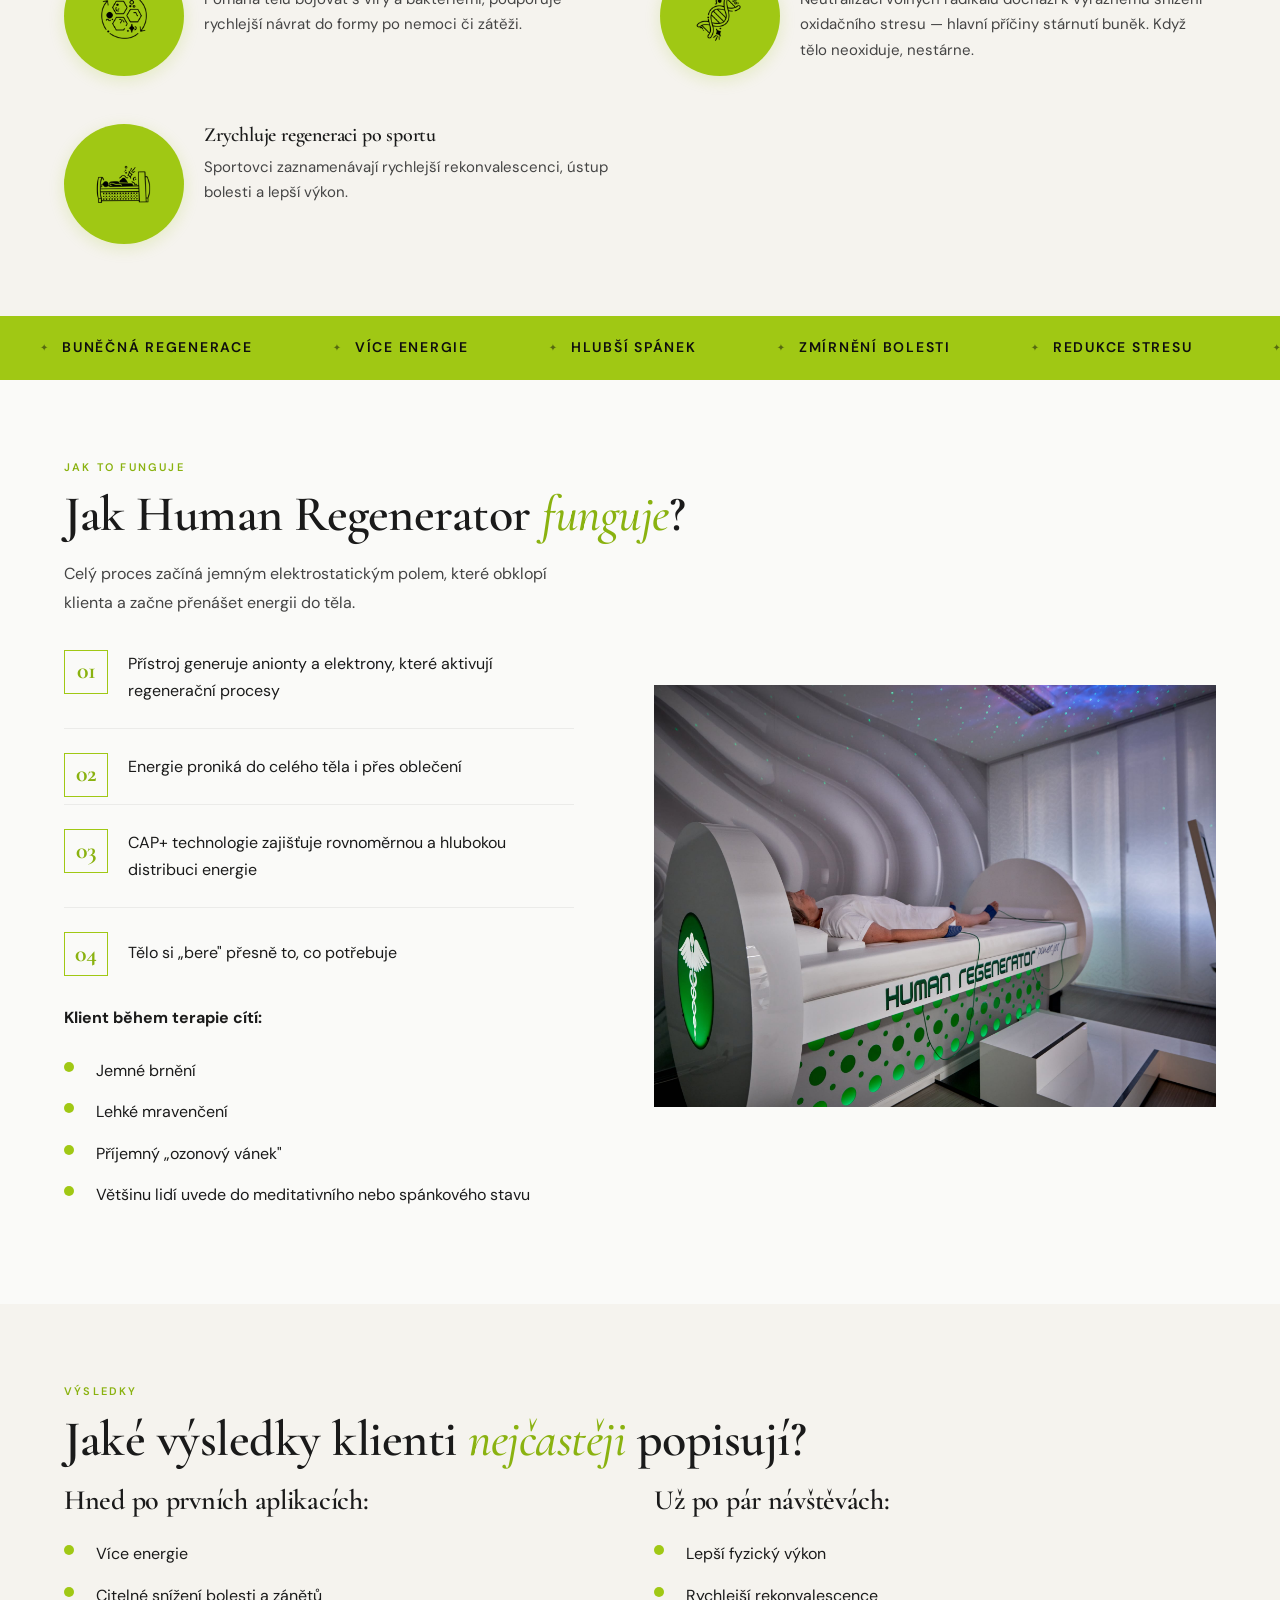
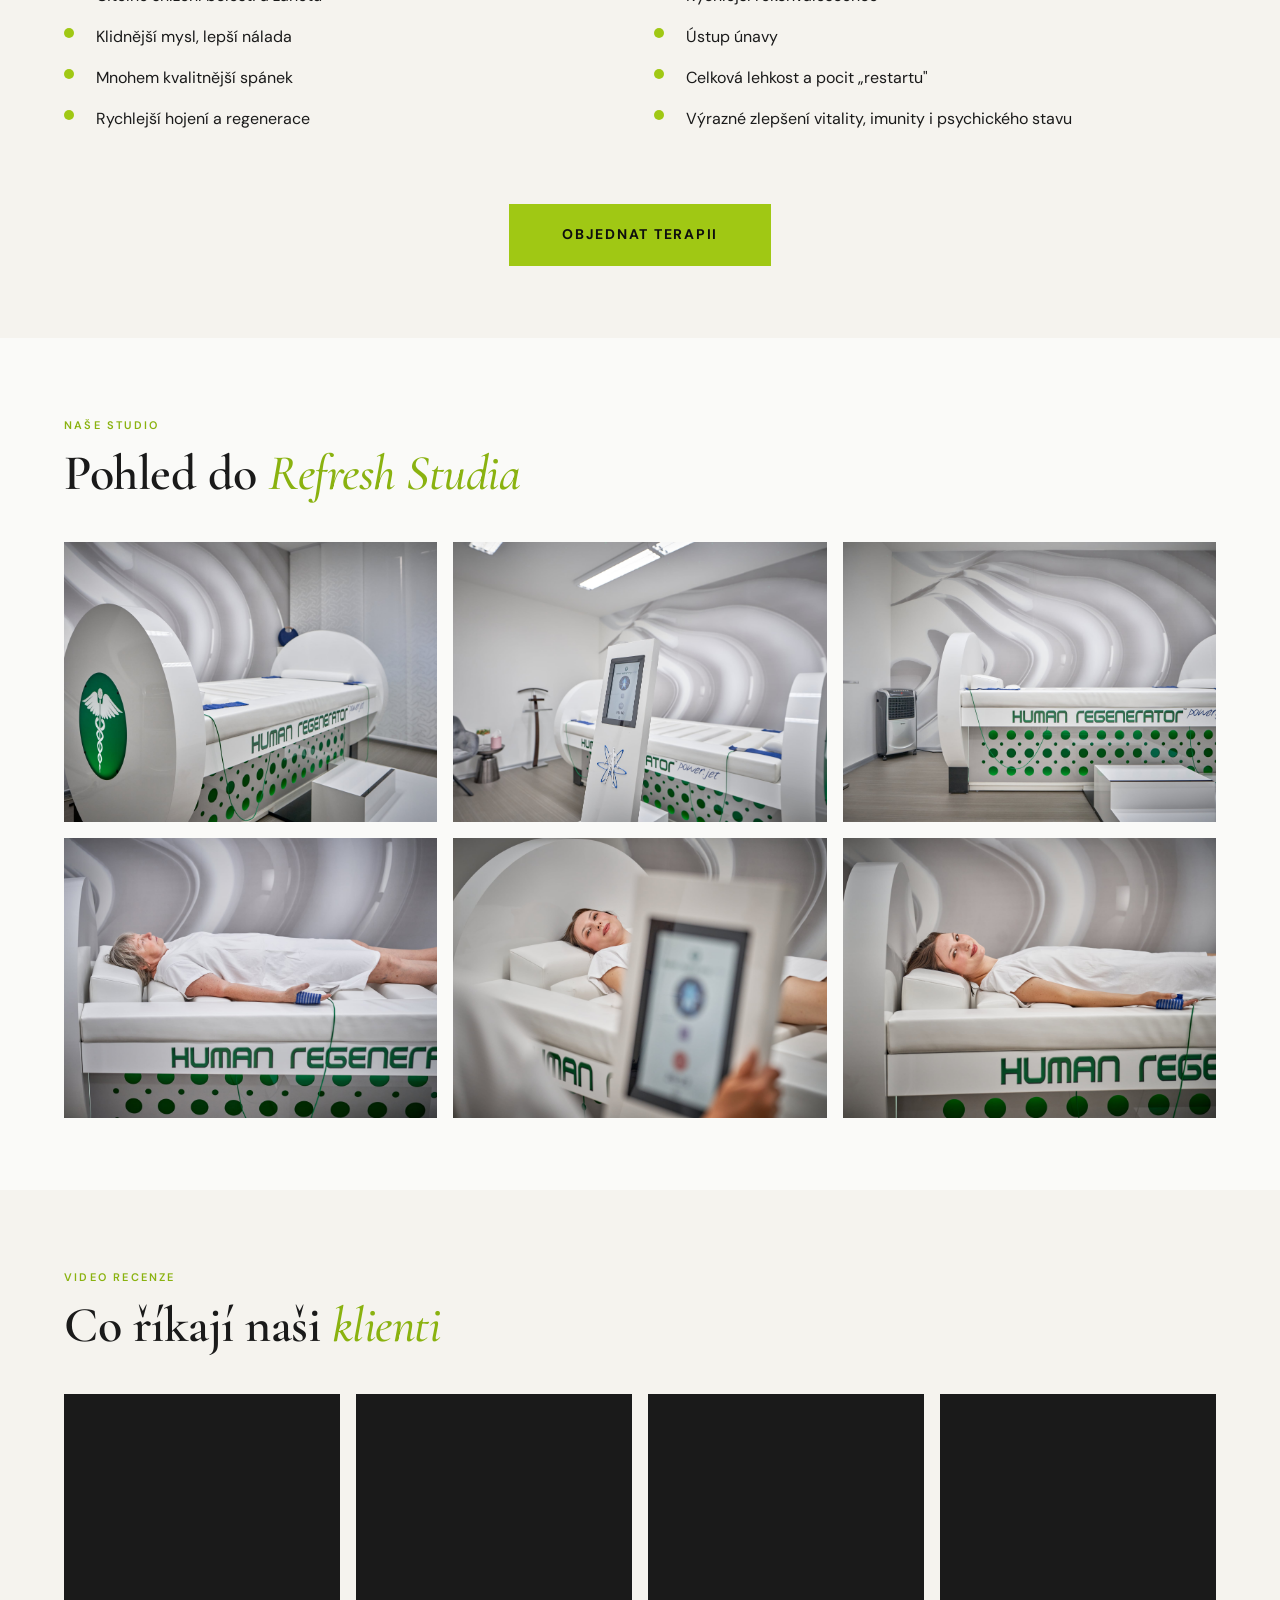
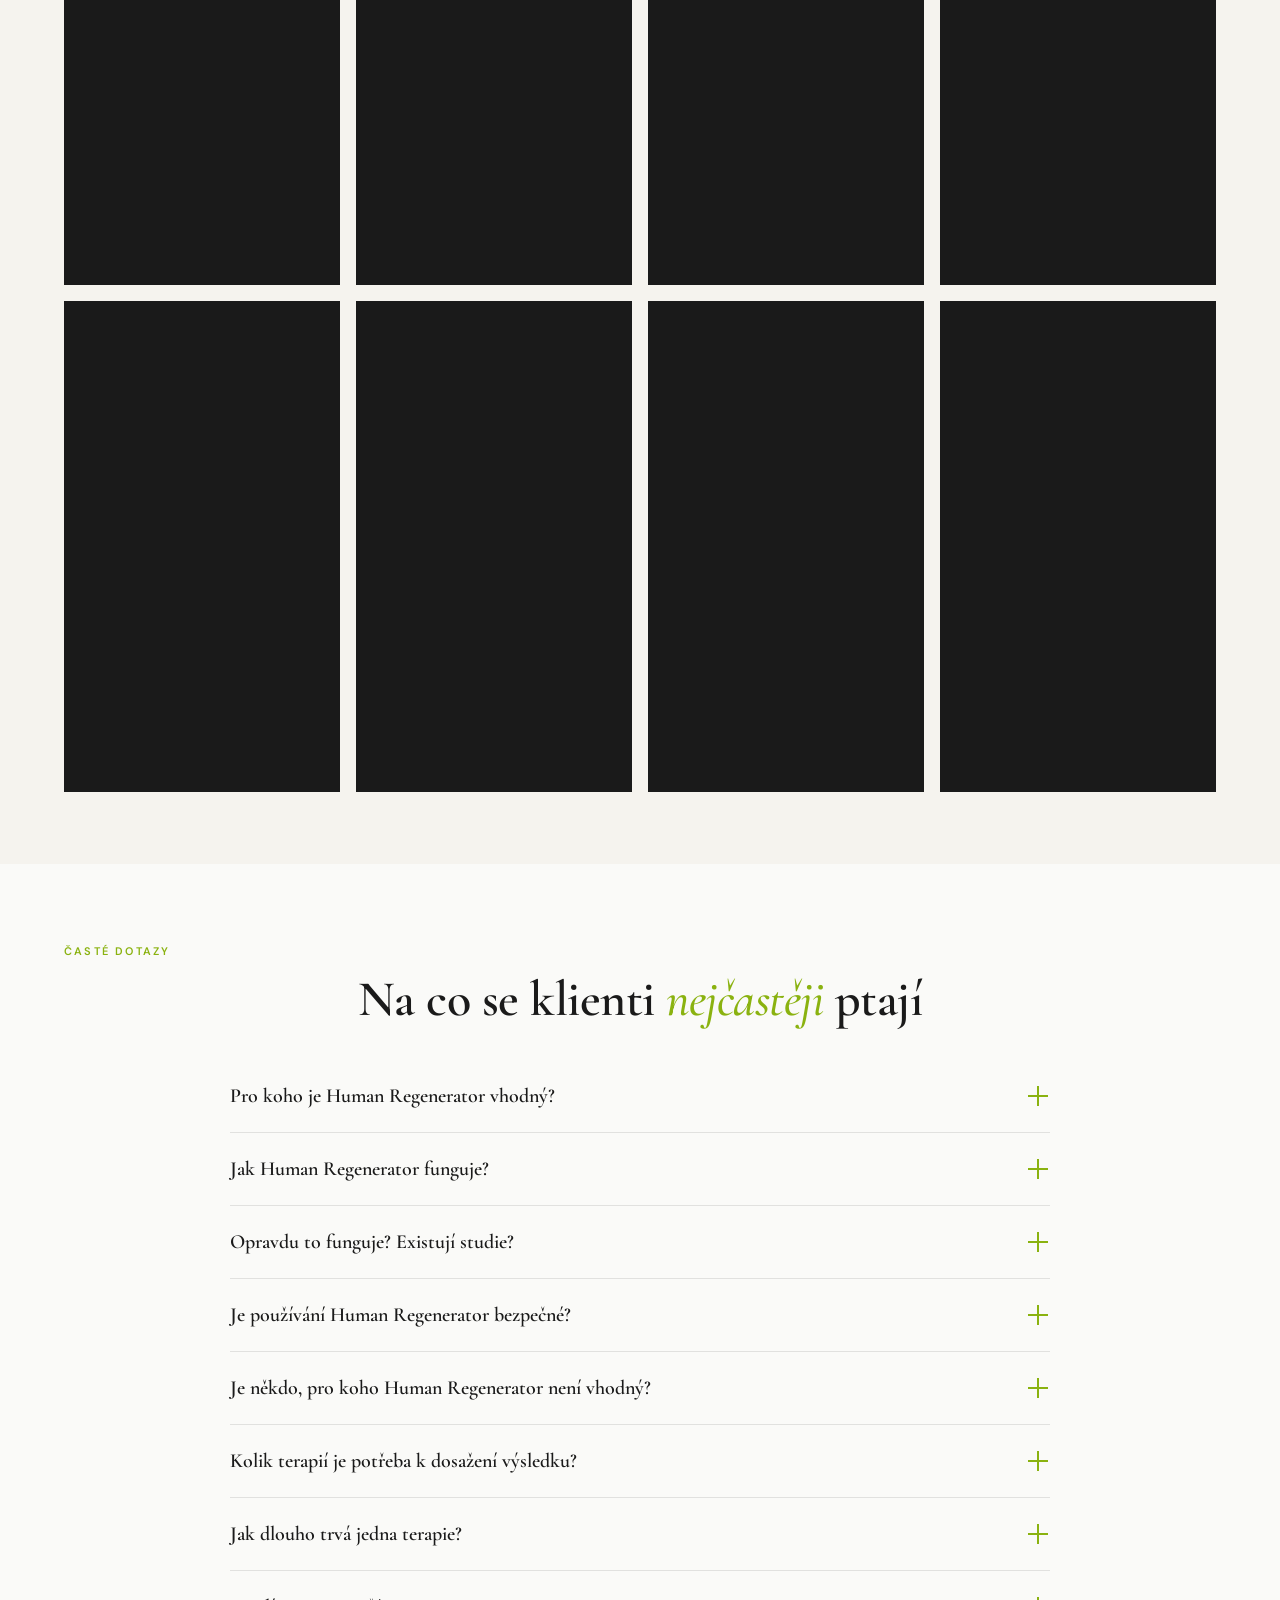
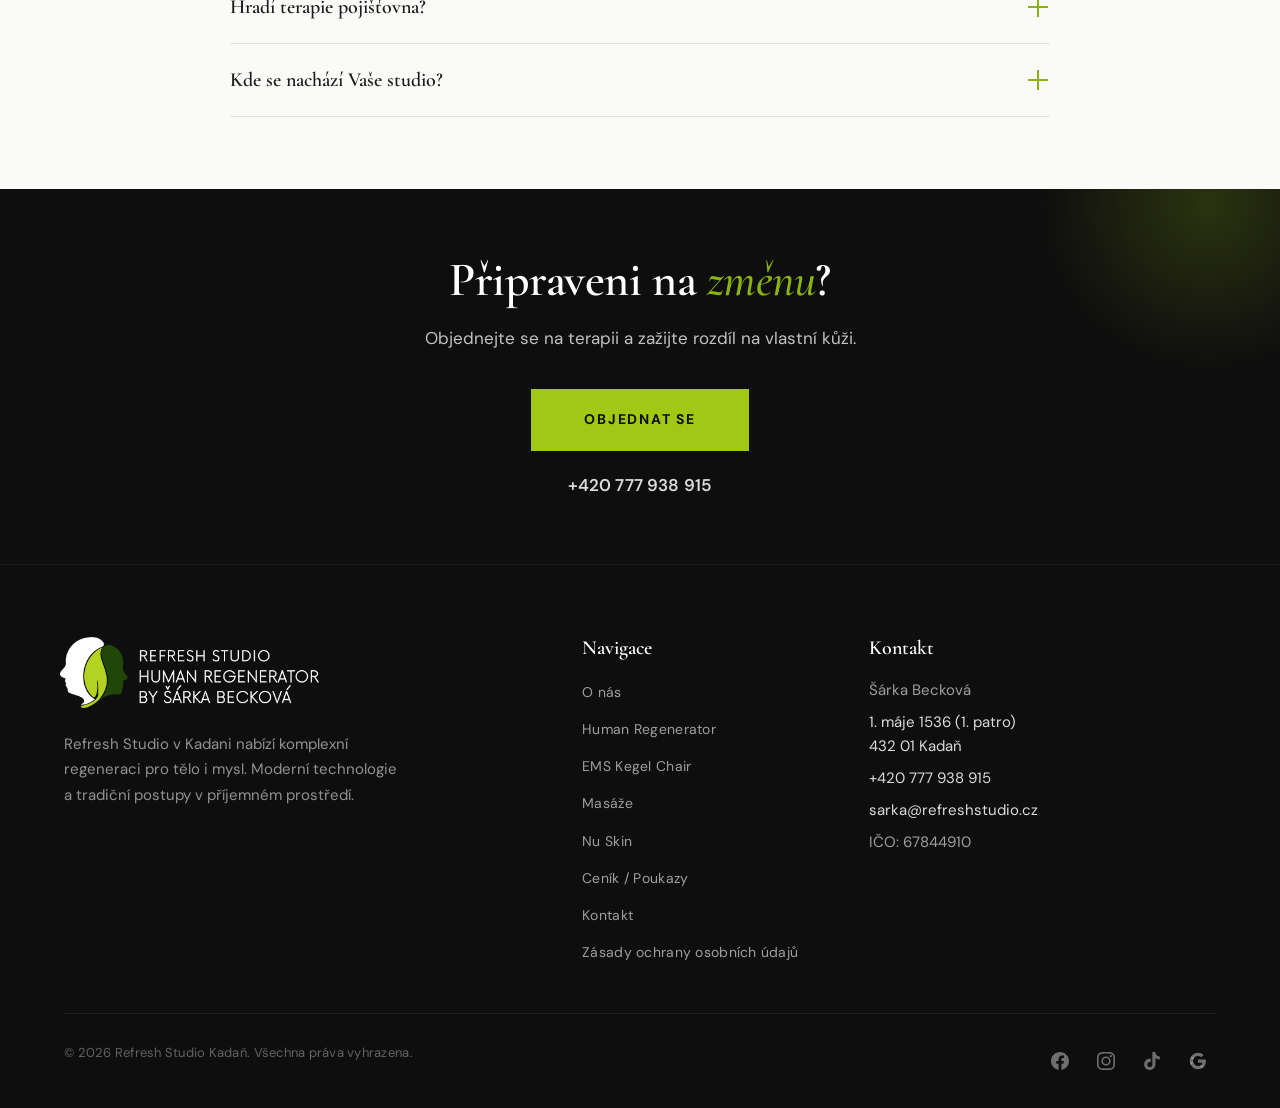
<file: human-regenerator.html>
<!DOCTYPE html>
<html lang="cs" data-i18n-title="hr.title">
<head>
  <meta charset="UTF-8">
  <meta name="viewport" content="width=device-width, initial-scale=1.0">

  <!-- Reveal safeguard (must stay high in <head>): sets html.js — which enables
       the scroll-fade start-state — and reveals content as it enters the viewport,
       independently of the main IntersectionObserver. Guarantees the page is never
       left blank below the hero if the reveal script is blocked, errors out, or the
       observer misbehaves (e.g. old iOS Safari on a very tall section). -->
  <script>
  (function (d, w) {
    d.documentElement.className += " js";
    function show(el) { el.classList.add("is-visible"); el.classList.add("visible"); }
    function sweep() {
      var n = d.querySelectorAll(".reveal:not(.is-visible), .fade-in:not(.is-visible)");
      var h = w.innerHeight || d.documentElement.clientHeight;
      for (var i = 0; i < n.length; i++) {
        if (n[i].getBoundingClientRect().top < h * 0.95) show(n[i]);
      }
    }
    function start() {
      sweep();
      w.addEventListener("scroll", sweep, { passive: true });
      w.addEventListener("resize", sweep, { passive: true });
    }
    if (d.readyState === "loading") d.addEventListener("DOMContentLoaded", start);
    else start();
  })(document, window);
  </script>
  <title>Human Regenerator — Refresh Studio Kadaň</title>
  <meta name="description" content="Human Regenerator v Kadani — jediný přístroj v Ústeckém kraji. Technologie studené atmosférické plazmy podporuje regeneraci buněk, zmírňuje bolesti a zvyšuje vitalitu.">

  <!-- ====== SEO META ====== -->
  <meta name="robots" content="index, follow, max-image-preview:large, max-snippet:-1, max-video-preview:-1">
  <meta name="author" content="Refresh Studio Kadaň">
  <meta name="theme-color" content="#A0C814">
  <link rel="manifest" href="/site.webmanifest">

  <meta name="geo.region" content="CZ-42">
  <meta name="geo.placename" content="Kadaň">
  <meta name="geo.position" content="50.378;13.272">
  <meta name="ICBM" content="50.378, 13.272">

  <link rel="icon" type="image/png" sizes="32x32" href="/images/favicon/favicon-32.png">
  <link rel="icon" type="image/png" sizes="16x16" href="/images/favicon/favicon-16.png">
  <link rel="apple-touch-icon" sizes="180x180" href="/images/favicon/favicon-180.png">

  <link rel="canonical" href="https://www.refreshstudio.cz/human-regenerator">
  <meta property="og:type" content="website">
  <meta property="og:url" content="https://www.refreshstudio.cz/human-regenerator">
  <meta property="og:title" content="Human Regenerator — Refresh Studio Kadaň">
  <meta property="og:description" content="Human Regenerator v Kadani — jediný přístroj v Ústeckém kraji. Technologie studené atmosférické plazmy podporuje regeneraci buněk, zmírňuje bolesti a zvyšuje vitalitu.">
  <meta property="og:image" content="https://www.refreshstudio.cz/images/og/og-default.jpg">
  <meta property="og:image:width" content="1200">
  <meta property="og:image:height" content="630">
  <meta property="og:image:alt" content="Refresh Studio Kadaň — komplexní péče a regenerace pro vaše tělo i mysl">
  <meta property="og:locale" content="cs_CZ">
  <meta property="og:site_name" content="Refresh Studio Kadaň">
  <meta name="twitter:card" content="summary_large_image">
  <meta name="twitter:title" content="Human Regenerator — Refresh Studio Kadaň">
  <meta name="twitter:description" content="Jediný přístroj v Ústeckém kraji. Studená atmosférická plazma pro regeneraci buněk, úlevu od bolesti a vitalitu.">
  <meta name="twitter:image" content="https://www.refreshstudio.cz/images/og/og-default.jpg">

  <!-- ====== JSON-LD: LocalBusiness (univerzální) ====== -->
  <script type="application/ld+json">
  {
    "@context": "https://schema.org",
    "@type": ["HealthAndBeautyBusiness", "MassageTherapist"],
    "@id": "https://www.refreshstudio.cz/#localbusiness",
    "name": "Refresh Studio Kadaň",
    "url": "https://www.refreshstudio.cz/",
    "logo": "https://www.refreshstudio.cz/images/favicon/favicon-512.png",
    "image": "https://www.refreshstudio.cz/images/og/og-default.jpg",
    "telephone": "+420777938915",
    "email": "sarka@refreshstudio.cz",
    "priceRange": "$$",
    "address": { "@type": "PostalAddress", "streetAddress": "1. máje 1536", "addressLocality": "Kadaň", "postalCode": "432 01", "addressCountry": "CZ", "addressRegion": "Ústecký kraj" },
    "geo": { "@type": "GeoCoordinates", "latitude": 50.378, "longitude": 13.272 },
    "sameAs": ["https://www.facebook.com/share/1FpWVaxR13/", "https://www.instagram.com/humanregenerator.kadan", "https://www.tiktok.com/@human.regenerator"]
  }
  </script>

  <!-- ====== JSON-LD: Service — Human Regenerator ====== -->
  <script type="application/ld+json">
  {
    "@context": "https://schema.org",
    "@type": "Service",
    "name": "Human Regenerator — terapie studenou atmosférickou plazmou",
    "serviceType": "Regenerační terapie",
    "url": "https://www.refreshstudio.cz/human-regenerator",
    "description": "Human Regenerator využívá technologii studené atmosférické plazmy k podpoře regenerace buněk, zmírnění bolesti, snížení únavy a zvýšení vitality. Jediný přístroj svého druhu v Ústeckém kraji.",
    "provider": { "@id": "https://www.refreshstudio.cz/#localbusiness" },
    "areaServed": [
      { "@type": "City", "name": "Kadaň" },
      { "@type": "AdministrativeArea", "name": "Ústecký kraj" }
    ]
  }
  </script>

  <!-- ====== JSON-LD: BreadcrumbList ====== -->
  <script type="application/ld+json">
  {
    "@context": "https://schema.org",
    "@type": "BreadcrumbList",
    "itemListElement": [
      { "@type": "ListItem", "position": 1, "name": "Domů", "item": "https://www.refreshstudio.cz/" },
      { "@type": "ListItem", "position": 2, "name": "Human Regenerator", "item": "https://www.refreshstudio.cz/human-regenerator" }
    ]
  }
  </script>

  <link rel="preconnect" href="https://fonts.googleapis.com">
  <link rel="preconnect" href="https://fonts.gstatic.com" crossorigin>
  <link href="https://fonts.googleapis.com/css2?family=Cormorant+Garamond:ital,wght@0,400;0,500;0,600;0,700;1,400;1,500&family=DM+Sans:ital,wght@0,300;0,400;0,500;0,600;0,700;1,300;1,400&display=swap" rel="stylesheet">

  <link rel="stylesheet" href="css/style.css?v=20260714-2">
  <link rel="stylesheet" href="css/pages.css?v=20260714-2">
</head>
<body>

  <a href="#main" class="skip-link" data-i18n="nav.skip_link">Přeskočit na obsah</a>

  <!-- ====== HEADER / NAVIGACE ====== -->
  <header class="site-header" id="navbar">
    <div class="header-inner">

      <a href="/" class="site-logo site-logo--nav">
        <img src="images/logo/refresh-studio-nav.png" alt="Refresh Studio Kadaň — Human Regenerator by Šárka Becková">
      </a>

      <nav class="main-nav" id="mainNav" aria-label="Hlavní navigace">
        <ul class="main-nav__list">
          <li><a href="/"             class="main-nav__link" data-i18n="nav.about">O nás</a></li>
          <li><a href="/human-regenerator" class="main-nav__link main-nav__link--active" data-i18n="nav.hr">Human Regenerator</a></li>
          <li class="main-nav__item--dropdown">
            <button type="button" class="main-nav__link main-nav__dropdown-toggle" aria-expanded="false" aria-haspopup="true" data-i18n="nav.services">
              Služby
              <svg class="main-nav__chevron" viewBox="0 0 24 24" width="12" height="12" fill="none" stroke="currentColor" stroke-width="2.5" stroke-linecap="round" stroke-linejoin="round" aria-hidden="true"><path d="M6 9l6 6 6-6"/></svg>
            </button>
            <ul class="main-nav__dropdown">
              <li><a href="/ems-kegel-chair" class="main-nav__dropdown-link" data-i18n="nav.kegel">EMS Kegel Chair</a></li>
              <li><a href="/masaze" class="main-nav__dropdown-link" data-i18n="nav.masaze">Masáže</a></li>
              <li><a href="/nuskin" class="main-nav__dropdown-link" data-i18n="nav.nuskin">Nu Skin</a></li>
            </ul>
          </li>
          <li><a href="/cenik"             class="main-nav__link" data-i18n="nav.cenik">Ceník / Poukazy</a></li>
          <li><a href="/kontakt"           class="main-nav__link" data-i18n="nav.kontakt">Kontakt</a></li>
        </ul>
        <div class="mobile-nav-cta">
          <a href="tel:+420777938915" class="mobile-nav-cta__phone">
            <svg viewBox="0 0 24 24" width="20" height="20" fill="currentColor" aria-hidden="true"><path d="M20 15.5c-1.25 0-2.45-.2-3.57-.57a1 1 0 00-1.02.24l-2.2 2.2a15.07 15.07 0 01-6.6-6.59l2.2-2.21a1 1 0 00.24-1.01A11.36 11.36 0 018.5 4a1 1 0 00-1-1H4a1 1 0 00-1 1 17 17 0 0017 17 1 1 0 001-1v-3.5a1 1 0 00-1-1z"/></svg>
            +420&nbsp;777&nbsp;938&nbsp;915
          </a>
          <a href="/kontakt" class="btn btn--primary mobile-nav-cta__btn" data-i18n="nav.book_btn">Objednat se</a>
          <div class="lang-switch lang-switch--mobile" aria-label="Language">
            <a href="#" data-lang="cs" class="lang-active">CS</a>
            <a href="#" data-lang="en">EN</a>
            <a href="#" data-lang="de">DE</a>
            <a href="#" data-lang="pl">PL</a>
          </div>
        </div>
      </nav>

      <div class="header-right">
        <div class="social-icons">
          <a href="https://www.facebook.com/share/1FpWVaxR13/" target="_blank" rel="noopener noreferrer" class="social-icons__link" aria-label="Facebook"><svg viewBox="0 0 24 24" aria-hidden="true"><path d="M24 12.073c0-6.627-5.373-12-12-12s-12 5.373-12 12c0 5.99 4.388 10.954 10.125 11.854v-8.385H7.078v-3.47h3.047V9.43c0-3.007 1.792-4.669 4.533-4.669 1.312 0 2.686.235 2.686.235v2.953H15.83c-1.491 0-1.956.925-1.956 1.874v2.25h3.328l-.532 3.47h-2.796v8.385C19.612 23.027 24 18.062 24 12.073z"/></svg></a>
          <a href="https://www.instagram.com/humanregenerator.kadan" target="_blank" rel="noopener noreferrer" class="social-icons__link" aria-label="Instagram"><svg viewBox="0 0 24 24" aria-hidden="true"><path d="M12 2.163c3.204 0 3.584.012 4.85.07 3.252.148 4.771 1.691 4.919 4.919.058 1.265.069 1.645.069 4.849 0 3.205-.012 3.584-.069 4.849-.149 3.225-1.664 4.771-4.919 4.919-1.266.058-1.644.07-4.85.07-3.204 0-3.584-.012-4.849-.07-3.26-.149-4.771-1.699-4.919-4.92-.058-1.265-.07-1.644-.07-4.849 0-3.204.013-3.583.07-4.849.149-3.227 1.664-4.771 4.919-4.919 1.266-.057 1.645-.069 4.849-.069zM12 0C8.741 0 8.333.014 7.053.072 2.695.272.273 2.69.073 7.052.014 8.333 0 8.741 0 12c0 3.259.014 3.668.072 4.948.2 4.358 2.618 6.78 6.98 6.98C8.333 23.986 8.741 24 12 24c3.259 0 3.668-.014 4.948-.072 4.354-.2 6.782-2.618 6.979-6.98.059-1.28.073-1.689.073-4.948 0-3.259-.014-3.667-.072-4.947-.196-4.354-2.617-6.78-6.979-6.98C15.668.014 15.259 0 12 0zm0 5.838a6.162 6.162 0 100 12.324 6.162 6.162 0 000-12.324zM12 16a4 4 0 110-8 4 4 0 010 8zm6.406-11.845a1.44 1.44 0 100 2.881 1.44 1.44 0 000-2.881z"/></svg></a>
          <a href="https://www.tiktok.com/@human.regenerator" target="_blank" rel="noopener noreferrer" class="social-icons__link" aria-label="TikTok"><svg viewBox="0 0 24 24" aria-hidden="true"><path d="M12.525.02c1.31-.02 2.61-.01 3.91-.02.08 1.53.63 3.09 1.75 4.17 1.12 1.11 2.7 1.62 4.24 1.79v4.03c-1.44-.05-2.89-.35-4.2-.97-.57-.26-1.1-.59-1.62-.93-.01 2.92.01 5.84-.02 8.75-.08 1.4-.54 2.79-1.35 3.94-1.31 1.92-3.58 3.17-5.91 3.21-1.43.08-2.86-.31-4.08-1.03-2.02-1.19-3.44-3.37-3.65-5.71-.02-.5-.03-1-.01-1.49.18-1.9 1.12-3.72 2.58-4.96 1.66-1.44 3.98-2.13 6.15-1.72.02 1.48-.04 2.96-.04 4.44-.99-.32-2.15-.23-3.02.37-.63.41-1.11 1.04-1.36 1.75-.21.51-.15 1.07-.14 1.61.24 1.64 1.82 3.02 3.5 2.87 1.12-.01 2.19-.66 2.77-1.61.19-.33.4-.67.41-1.06.1-1.79.06-3.57.07-5.36.01-4.03-.01-8.05.02-12.07z"/></svg></a>
          <a href="#" class="social-icons__link" aria-label="Google Recenze"><svg viewBox="0 0 24 24" aria-hidden="true"><path d="M22.56 12.25c0-.78-.07-1.53-.2-2.25H12v4.26h5.92a5.06 5.06 0 01-2.2 3.32v2.77h3.57c2.08-1.92 3.28-4.74 3.28-8.1z"/><path d="M12 23c2.97 0 5.46-.98 7.28-2.66l-3.57-2.77c-.98.66-2.23 1.06-3.71 1.06-2.86 0-5.29-1.93-6.16-4.53H2.18v2.84C3.99 20.53 7.7 23 12 23z"/><path d="M5.84 14.09c-.22-.66-.35-1.36-.35-2.09s.13-1.43.35-2.09V7.07H2.18C1.43 8.55 1 10.22 1 12s.43 3.45 1.18 4.93l2.85-2.22.81-.62z"/><path d="M12 5.38c1.62 0 3.06.56 4.21 1.64l3.15-3.15C17.45 2.09 14.97 1 12 1 7.7 1 3.99 3.47 2.18 7.07l3.66 2.84c.87-2.6 3.3-4.53 6.16-4.53z"/></svg></a>
        </div>

        <div class="header-phone">
          <span class="header-phone__label" data-i18n="nav.phone_label">Pro objednání volejte</span>
          <a href="tel:+420777938915">+420&nbsp;777&nbsp;938&nbsp;915</a>
        </div>

        <div class="lang-switch" aria-label="Language">
          <a href="#" data-lang="cs" class="lang-active">CS</a>
          <a href="#" data-lang="en">EN</a>
          <a href="#" data-lang="de">DE</a>
          <a href="#" data-lang="pl">PL</a>
        </div>

        <button type="button" class="nav-toggle" data-i18n-aria="a11y.menu" aria-label="Otevřít menu" aria-expanded="false" aria-controls="mainNav">
          <span class="nav-toggle__bar"></span>
          <span class="nav-toggle__bar"></span>
          <span class="nav-toggle__bar"></span>
        </button>
      </div>

    </div>
  </header>

  <!-- ====== MAIN ====== -->
  <main id="main">

    <!-- ====== PAGE HERO ====== -->
    <section class="page-hero section--dark">
      <div class="container">
        <span class="page-hero__tag" data-i18n="hr.hero.tag">Naše hlavní terapie</span>
        <h1 data-i18n="hr.hero.h1" data-i18n-html="1">Human <em>Regenerator</em></h1>
        <p class="page-hero__subtitle" data-i18n="hr.hero.sub">Jediný přístroj v celém Ústeckém kraji — dostupný exkluzivně v&nbsp;Kadani</p>
      </div>
    </section>

    <!-- ====== INTRO ====== -->
    <section class="content-block reveal">
      <div class="container">
        <div class="content-block__grid">

          <div class="content-block__media">
            <img src="images/hr/DSC02122.jpg" alt="Klientka během terapie Human Regenerator" width="600" height="450">
          </div>

          <div class="content-block__body">
            <span class="hr-feature__badge" data-i18n="hr.intro.badge">Exkluzivně v Kadani</span>
            <h2 data-i18n="hr.intro.h2" data-i18n-html="1">Nabijte své tělo energií s <em>Human Regeneratorem</em></h2>
            <p data-i18n="hr.intro.p1">Human Regenerator představuje revoluci ve wellness technologiích. Využívá moderní vědecké principy, technologii studené atmosférické plazmy (CAP+), anionty a jemné elektrostatické pole, které podporují regeneraci organismu na nejhlubší možné úrovni — na úrovni buněk.</p>
            <p data-i18n="hr.intro.p2">Tato technologie vznikla na základě let výzkumu v oblasti buněčné revitalizace a neuro-regenerace. Výsledkem je jedinečná metoda, která pomáhá tam, kde běžné postupy často nestačí.</p>
          </div>

        </div>
      </div>
    </section>

    <!-- ====== BENEFITS ====== -->
    <section class="section section--beige reveal">
      <div class="container">
        <span class="section-label" data-i18n="hr.ben.label">Benefity</span>
        <h2 data-i18n="hr.ben.h2" data-i18n-html="1">Co Human Regenerator <em>dokáže</em>?</h2>

        <div class="features-grid">

          <div class="feature-item">
            <div class="feature-item__icon"><img src="images/icons/v2/5.png" alt=""></div>
            <div>
              <h3 data-i18n="hr.ben.b1.h">Ulevuje od zánětů a bolestí</h3>
              <p data-i18n="hr.ben.b1.p">Určitý typ studené atmosférické plazmy podporuje hojení zánětů, tkání, vazů i&nbsp;drobných poranění. Ideální pro sportovce, chronické bolesti zad, kloubů, svalů.</p>
            </div>
          </div>

          <div class="feature-item">
            <div class="feature-item__icon"><img src="images/icons/v2/8.png" alt=""></div>
            <div>
              <h3 data-i18n="hr.ben.b2.h">Zvyšuje energii a vitalitu</h3>
              <p data-i18n="hr.ben.b2.p">Tělo se doslova „dobíjí" jako baterie — příliv elektronů neutralizuje volné radikály, snižuje oxidační stres a&nbsp;zlepšuje fungování buněk.</p>
            </div>
          </div>

          <div class="feature-item">
            <div class="feature-item__icon"><img src="images/icons/v2/1.png" alt=""></div>
            <div>
              <h3 data-i18n="hr.ben.b3.h">Zlepšuje kvalitu spánku a snižuje stres</h3>
              <p data-i18n="hr.ben.b3.p">Klienti popisují klidnější mysl, lepší usínání, hlubší spánek a&nbsp;celkové zklidnění nervového systému.</p>
            </div>
          </div>

          <div class="feature-item">
            <div class="feature-item__icon"><img src="images/icons/v2/7.png" alt=""></div>
            <div>
              <h3 data-i18n="hr.ben.b4.h">Podporuje mozek a kognitivní funkce</h3>
              <p data-i18n="hr.ben.b4.p">CAP+ technologie podporuje neuro-regeneraci, lepší koncentraci, kognitivní funkce a&nbsp;pomáhá i&nbsp;při neurodegenerativních stavech včetně Alzheimerovy choroby (doplňková podpora).</p>
            </div>
          </div>

          <div class="feature-item">
            <div class="feature-item__icon"><img src="images/icons/v2/2.png" alt=""></div>
            <div>
              <h3 data-i18n="hr.ben.b5.h">Posiluje imunitní systém</h3>
              <p data-i18n="hr.ben.b5.p">Pomáhá tělu bojovat s&nbsp;viry a&nbsp;bakteriemi, podporuje rychlejší návrat do formy po nemoci či zátěži.</p>
            </div>
          </div>

          <div class="feature-item">
            <div class="feature-item__icon"><img src="images/icons/v2/3.png" alt=""></div>
            <div>
              <h3 data-i18n="hr.ben.b6.h">Zpomaluje stárnutí</h3>
              <p data-i18n="hr.ben.b6.p">Neutralizací volných radikálů dochází k&nbsp;výraznému snížení oxidačního stresu — hlavní příčiny stárnutí buněk. Když tělo neoxiduje, nestárne.</p>
            </div>
          </div>

          <div class="feature-item">
            <div class="feature-item__icon"><img src="images/icons/v2/9.png" alt=""></div>
            <div>
              <h3 data-i18n="hr.ben.b7.h">Zrychluje regeneraci po sportu</h3>
              <p data-i18n="hr.ben.b7.p">Sportovci zaznamenávají rychlejší rekonvalescenci, ústup bolesti a&nbsp;lepší výkon.</p>
            </div>
          </div>

        </div>
      </div>
    </section>

    <!-- ====== BENEFITS MARQUEE ====== -->
    <div class="benefits-strip" aria-hidden="true">
      <div class="benefits-track">
        <span data-i18n="mq.bunecna">Buněčná regenerace</span>
        <span data-i18n="mq.energie">Více energie</span>
        <span data-i18n="mq.spanek">Hlubší spánek</span>
        <span data-i18n="mq.bolest">Zmírnění bolesti</span>
        <span data-i18n="mq.stres">Redukce stresu</span>
        <span data-i18n="mq.lehkost">Pocit lehkosti</span>
        <span data-i18n="mq.omlazeni">Omlazení</span>
        <span data-i18n="mq.hojeni">Rychlejší hojení</span>
        <span data-i18n="mq.bunecna">Buněčná regenerace</span>
        <span data-i18n="mq.energie">Více energie</span>
        <span data-i18n="mq.spanek">Hlubší spánek</span>
        <span data-i18n="mq.bolest">Zmírnění bolesti</span>
        <span data-i18n="mq.stres">Redukce stresu</span>
        <span data-i18n="mq.lehkost">Pocit lehkosti</span>
        <span data-i18n="mq.omlazeni">Omlazení</span>
        <span data-i18n="mq.hojeni">Rychlejší hojení</span>
      </div>
    </div>

    <!-- ====== HOW IT WORKS ====== -->
    <section class="content-block reveal">
      <div class="container">
        <span class="section-label" data-i18n="hr.how.label">Jak to funguje</span>
        <h2 data-i18n="hr.how.h2" data-i18n-html="1">Jak Human Regenerator <em>funguje</em>?</h2>

        <div class="content-block__grid">

          <div class="content-block__body">
            <p data-i18n="hr.how.intro">Celý proces začíná jemným elektrostatickým polem, které obklopí klienta a&nbsp;začne přenášet energii do těla.</p>

            <ol class="steps">
              <li data-i18n="hr.how.s1">Přístroj generuje anionty a&nbsp;elektrony, které aktivují regenerační procesy</li>
              <li data-i18n="hr.how.s2">Energie proniká do celého těla i&nbsp;přes oblečení</li>
              <li data-i18n="hr.how.s3">CAP+ technologie zajišťuje rovnoměrnou a&nbsp;hlubokou distribuci energie</li>
              <li data-i18n="hr.how.s4">Tělo si „bere" přesně to, co potřebuje</li>
            </ol>

            <p data-i18n="hr.how.feels" data-i18n-html="1"><strong>Klient během terapie cítí:</strong></p>
            <ul class="benefits-list">
              <li data-i18n="hr.how.f1">Jemné brnění</li>
              <li data-i18n="hr.how.f2">Lehké mravenčení</li>
              <li data-i18n="hr.how.f3">Příjemný „ozonový vánek"</li>
              <li data-i18n="hr.how.f4">Většinu lidí uvede do meditativního nebo spánkového stavu</li>
            </ul>
          </div>

          <div class="content-block__media">
            <img src="images/hr/DSC01834.jpg" alt="Průběh terapie Human Regenerator v Refresh Studiu" width="600" height="450">
          </div>

        </div>
      </div>
    </section>

    <!-- ====== RESULTS ====== -->
    <section class="section section--beige reveal">
      <div class="container">
        <span class="section-label" data-i18n="hr.res.label">Výsledky</span>
        <h2 data-i18n="hr.res.h2" data-i18n-html="1">Jaké výsledky klienti <em>nejčastěji</em> popisují?</h2>

        <div class="content-block__grid">

          <div>
            <h3 data-i18n="hr.res.col1.h">Hned po prvních aplikacích:</h3>
            <ul class="benefits-list">
              <li data-i18n="hr.res.col1.l1">Více energie</li>
              <li data-i18n="hr.res.col1.l2">Citelné snížení bolesti a&nbsp;zánětů</li>
              <li data-i18n="hr.res.col1.l3">Klidnější mysl, lepší nálada</li>
              <li data-i18n="hr.res.col1.l4">Mnohem kvalitnější spánek</li>
              <li data-i18n="hr.res.col1.l5">Rychlejší hojení a&nbsp;regenerace</li>
            </ul>
          </div>

          <div>
            <h3 data-i18n="hr.res.col2.h">Už po pár návštěvách:</h3>
            <ul class="benefits-list">
              <li data-i18n="hr.res.col2.l1">Lepší fyzický výkon</li>
              <li data-i18n="hr.res.col2.l2">Rychlejší rekonvalescence</li>
              <li data-i18n="hr.res.col2.l3">Ústup únavy</li>
              <li data-i18n="hr.res.col2.l4">Celková lehkost a&nbsp;pocit „restartu"</li>
              <li data-i18n="hr.res.col2.l5">Výrazné zlepšení vitality, imunity i&nbsp;psychického stavu</li>
            </ul>
          </div>

        </div>

        <div class="section-cta">
          <a href="/kontakt" class="btn btn--primary btn--large" data-i18n="hr.res.cta">Objednat terapii</a>
        </div>
      </div>
    </section>

    <!-- ====== PHOTO GALLERY ====== -->
    <section class="section reveal">
      <div class="container">
        <span class="section-label" data-i18n="hr.gal.label">Naše studio</span>
        <h2 data-i18n="hr.gal.h2" data-i18n-html="1">Pohled do <em>Refresh Studia</em></h2>

        <div class="photo-gallery">
          <img src="images/hr/DSC01167.jpg" alt="Refresh Studio Kadaň — interiér" width="400" height="300" loading="lazy">
          <img src="images/hr/DSC01181.jpg" alt="Refresh Studio Kadaň — prostor pro terapie" width="400" height="300" loading="lazy">
          <img src="images/hr/DSC01196.jpg" alt="Refresh Studio Kadaň — detail přístroje" width="400" height="300" loading="lazy">
          <img src="images/hr/DSC01770.jpg" alt="Refresh Studio Kadaň — přístroj Human Regenerator" width="400" height="300" loading="lazy">
          <img src="images/hr/DSC02070.jpg" alt="Refresh Studio Kadaň — prostředí studia" width="400" height="300" loading="lazy">
          <img src="images/hr/DSC02133.jpg" alt="Refresh Studio Kadaň — relaxační zóna" width="400" height="300" loading="lazy">
        </div>
      </div>
    </section>

    <!-- ====== VIDEO REVIEWS ====== -->
    <section class="section section--beige reveal">
      <div class="container">
        <span class="section-label" data-i18n="hr.vid.label">Video recenze</span>
        <h2 data-i18n="hr.vid.h2" data-i18n-html="1">Co říkají naši <em>klienti</em></h2>

        <div class="video-reviews__grid">
          <div class="video-reviews__item"><iframe src="https://www.youtube.com/embed/2hAQZZhc5zk" title="Video recenze klienta 1" allow="accelerometer; autoplay; clipboard-write; encrypted-media; gyroscope; picture-in-picture" allowfullscreen loading="lazy"></iframe></div>
          <div class="video-reviews__item"><iframe src="https://www.youtube.com/embed/kSNC6Zf4ELU" title="Video recenze klienta 2" allow="accelerometer; autoplay; clipboard-write; encrypted-media; gyroscope; picture-in-picture" allowfullscreen loading="lazy"></iframe></div>
          <div class="video-reviews__item"><iframe src="https://www.youtube.com/embed/xK7J2CejUV4" title="Video recenze klienta 3" allow="accelerometer; autoplay; clipboard-write; encrypted-media; gyroscope; picture-in-picture" allowfullscreen loading="lazy"></iframe></div>
          <div class="video-reviews__item"><iframe src="https://www.youtube.com/embed/cKjOL_Y19HI" title="Human Regenerator — recenze 4" allow="accelerometer; autoplay; clipboard-write; encrypted-media; gyroscope; picture-in-picture" allowfullscreen loading="lazy"></iframe></div>
          <div class="video-reviews__item"><iframe src="https://www.youtube.com/embed/d_08Bb4hf7o" title="Video recenze klienta 5" allow="accelerometer; autoplay; clipboard-write; encrypted-media; gyroscope; picture-in-picture" allowfullscreen loading="lazy"></iframe></div>
          <div class="video-reviews__item"><iframe src="https://www.youtube.com/embed/5oj27gC_BUE" title="Video recenze klienta 6" allow="accelerometer; autoplay; clipboard-write; encrypted-media; gyroscope; picture-in-picture" allowfullscreen loading="lazy"></iframe></div>
          <div class="video-reviews__item"><iframe src="https://www.youtube.com/embed/kb1yeuTaYC0" title="Video recenze klienta 7" allow="accelerometer; autoplay; clipboard-write; encrypted-media; gyroscope; picture-in-picture" allowfullscreen loading="lazy"></iframe></div>
          <div class="video-reviews__item"><iframe src="https://www.youtube.com/embed/UDfhayRguDc" title="Human Regenerator — recenze 8" allow="accelerometer; autoplay; clipboard-write; encrypted-media; gyroscope; picture-in-picture" allowfullscreen loading="lazy"></iframe></div>
        </div>
      </div>
    </section>

    <!-- ====== FAQ ====== -->
    <section class="section reveal">
      <div class="container">
        <span class="section-label" data-i18n="hr.faq.label">Časté dotazy</span>
        <h2 class="text-center" data-i18n="hr.faq.h2" data-i18n-html="1">Na co se klienti <em>nejčastěji</em> ptají</h2>

        <div class="faq">

          <div class="faq__item">
            <button type="button" class="faq__question" aria-expanded="false">
              <span data-i18n="hr.faq.q1">Pro koho je Human Regenerator vhodný?</span>
              <span class="faq__icon" aria-hidden="true"></span>
            </button>
            <div class="faq__answer">
              <div class="faq__answer-inner">
                <p data-i18n="hr.faq.q1.a1">Human Regenerator je vhodný pro ženy, muže i&nbsp;děti všech věkových kategorií. Terapie je neinvazivní a&nbsp;zcela pasivní — stačí si 30&nbsp;minut v&nbsp;klidu lehnout. Je určen pro celkovou regeneraci organismu na fyzické i&nbsp;mentální úrovni, pro zlepšení fyzické kondice, vitality a&nbsp;kvality spánku. Dále je vhodný jako podpůrná terapie pro klienty se syndromem vyhoření, dlouhodobým stresem, úzkostmi nebo psychickým vyčerpáním. Pomáhá také při chronických bolestech, po úrazech a&nbsp;operacích, ke zmírnění zánětů, ke snížení oxidačního stresu a&nbsp;pro podporu imunity.</p>
                <p data-i18n="hr.faq.q1.a2">Pomáhá i&nbsp;lidem s&nbsp;dlouhodobými následky po covidu. Může být využíván také jako doprovodná a&nbsp;podpůrná metoda u&nbsp;seniorů, při Alzheimerově chorobě, Parkinsonově nemoci a&nbsp;stařecké demenci — vždy jako doplněk lékařské péče, kterou nenahrazuje.</p>
              </div>
            </div>
          </div>

          <div class="faq__item">
            <button type="button" class="faq__question" aria-expanded="false">
              <span data-i18n="hr.faq.q2">Jak Human Regenerator funguje?</span>
              <span class="faq__icon" aria-hidden="true"></span>
            </button>
            <div class="faq__answer">
              <div class="faq__answer-inner">
                <p data-i18n="hr.faq.q2.a">Zařízení vytváří elektrostatické pole, které obklopuje uživatele a&nbsp;přenáší anionty a&nbsp;elektrony přímo do buněk. Tento proces stimuluje regeneraci buněk, urychluje hojení ran a&nbsp;zánětů, podporuje detoxikaci a&nbsp;pomáhá neutralizovat volné radikály. To vede ke zlepšení celkového zdraví a&nbsp;vitality.</p>
              </div>
            </div>
          </div>

          <div class="faq__item">
            <button type="button" class="faq__question" aria-expanded="false">
              <span data-i18n="hr.faq.q3">Opravdu to funguje? Existují studie?</span>
              <span class="faq__icon" aria-hidden="true"></span>
            </button>
            <div class="faq__answer">
              <div class="faq__answer-inner">
                <p data-i18n="hr.faq.q3.a">Ano, opravdu to funguje. Německá společnost System 4 Technologies GmbH představila světu první Human Regenerátory před více jak deseti lety v&nbsp;Abu Dhabí a&nbsp;způsobila tím revoluci v&nbsp;boji proti stárnutí a&nbsp;následkům degenerace. Existuje celá řada klinických studií, které jednoznačně potvrzují funkčnost a&nbsp;přínos terapie Human Regenerator.</p>
              </div>
            </div>
          </div>

          <div class="faq__item">
            <button type="button" class="faq__question" aria-expanded="false">
              <span data-i18n="hr.faq.q4">Je používání Human Regenerator bezpečné?</span>
              <span class="faq__icon" aria-hidden="true"></span>
            </button>
            <div class="faq__answer">
              <div class="faq__answer-inner">
                <p data-i18n="hr.faq.q4.a">Ano, používání Human Regenerator je zcela bezpečné. Technologie CAP je úspěšně využívána v&nbsp;medicíně již desítky let. Zařízení bylo navíc důkladně testováno a&nbsp;je certifikováno pro bezpečné použití. Terapie je zcela neinvazivní a&nbsp;Váš zdravotní stav nemůže v&nbsp;žádném případě zhoršit.</p>
              </div>
            </div>
          </div>

          <div class="faq__item">
            <button type="button" class="faq__question" aria-expanded="false">
              <span data-i18n="hr.faq.q5">Je někdo, pro koho Human Regenerator není vhodný?</span>
              <span class="faq__icon" aria-hidden="true"></span>
            </button>
            <div class="faq__answer">
              <div class="faq__answer-inner">
                <p data-i18n="hr.faq.q5.a">Pro osoby s&nbsp;elektronickými zdravotními implantáty, jako jsou kardiostimulátory, implantovaná naslouchátka nebo implantované insulinové pumpy. Elektrostatické pole může interferovat s&nbsp;funkcí těchto zařízení. Také terapii nedoporučujeme absolvovat těhotným ženám.</p>
              </div>
            </div>
          </div>

          <div class="faq__item">
            <button type="button" class="faq__question" aria-expanded="false">
              <span data-i18n="hr.faq.q6">Kolik terapií je potřeba k dosažení výsledku?</span>
              <span class="faq__icon" aria-hidden="true"></span>
            </button>
            <div class="faq__answer">
              <div class="faq__answer-inner">
                <p data-i18n="hr.faq.q6.a">Vše je velmi individuální. Pro nastavení optimálního počtu terapií doporučujeme telefonickou konzultaci. Někteří klienti pociťují výrazný efekt již po první terapii, u&nbsp;většiny se však požadovaný výsledek dostavuje po absolvování 3–5&nbsp;terapií. Pro dlouhodobé udržení ideálního stavu je následně vhodné docházet na terapii pravidelně, například jednou měsíčně.</p>
              </div>
            </div>
          </div>

          <div class="faq__item">
            <button type="button" class="faq__question" aria-expanded="false">
              <span data-i18n="hr.faq.q7">Jak dlouho trvá jedna terapie?</span>
              <span class="faq__icon" aria-hidden="true"></span>
            </button>
            <div class="faq__answer">
              <div class="faq__answer-inner">
                <p data-i18n="hr.faq.q7.a">Jedna terapie trvá 30&nbsp;minut. Klient pouze leží na lůžku a&nbsp;relaxuje. Není k&nbsp;tomu potřeba žádná fyzická aktivita ani potřeba udržet pozornost.</p>
              </div>
            </div>
          </div>

          <div class="faq__item">
            <button type="button" class="faq__question" aria-expanded="false">
              <span data-i18n="hr.faq.q8">Hradí terapie pojišťovna?</span>
              <span class="faq__icon" aria-hidden="true"></span>
            </button>
            <div class="faq__answer">
              <div class="faq__answer-inner">
                <p data-i18n="hr.faq.q8.a">Bohužel v&nbsp;současné době zdravotní pojišťovny na terapie na přístroji Human Regenerator nepřispívají, a&nbsp;proto je cena terapie hrazena v&nbsp;plné výši klientem. Velmi si přejeme, aby se tato situace v&nbsp;budoucnu změnila.</p>
              </div>
            </div>
          </div>

          <div class="faq__item">
            <button type="button" class="faq__question" aria-expanded="false">
              <span data-i18n="hr.faq.q9">Kde se nachází Vaše studio?</span>
              <span class="faq__icon" aria-hidden="true"></span>
            </button>
            <div class="faq__answer">
              <div class="faq__answer-inner">
                <p data-i18n="hr.faq.q9.a">Nacházíme se v&nbsp;Kadani (okres Chomutov, Ústecký kraj), ulice 1. máje 1536, 1. patro.</p>
              </div>
            </div>
          </div>

        </div>
      </div>
    </section>

    <!-- ====== CTA BAND ====== -->
    <section class="cta-band">
      <div class="container">
        <h2 data-i18n="hr.cta.h2" data-i18n-html="1">Připraveni na <em>změnu</em>?</h2>
        <p class="cta-band__text" data-i18n="hr.cta.p">Objednejte se na terapii a&nbsp;zažijte rozdíl na vlastní kůži.</p>
        <a href="/kontakt" class="btn btn--primary btn--large" data-i18n="hr.cta.btn">Objednat se</a>
        <a href="tel:+420777938915" class="cta-band__phone">+420&nbsp;777&nbsp;938&nbsp;915</a>
      </div>
    </section>

  </main>

  <!-- ====== FOOTER ====== -->
  <footer class="site-footer">
    <div class="container">
      <div class="footer-grid">
        <div class="footer-about">
          <a href="/" class="site-logo site-logo--footer">
            <img src="images/logo/refresh-studio-footer.png" alt="Refresh Studio Kadaň — Human Regenerator by Šárka Becková">
          </a>
          <p data-i18n="footer.about">Refresh Studio v&nbsp;Kadani nabízí komplexní regeneraci pro tělo i&nbsp;mysl. Moderní technologie a&nbsp;tradiční postupy v&nbsp;příjemném prostředí.</p>
        </div>
        <div class="footer-links">
          <h3 class="footer-heading" data-i18n="footer.heading_nav">Navigace</h3>
          <ul class="footer-links__list">
            <li><a href="/"             class="footer-links__link" data-i18n="nav.about">O nás</a></li>
            <li><a href="/human-regenerator" class="footer-links__link" data-i18n="nav.hr">Human Regenerator</a></li>
            <li><a href="/ems-kegel-chair"   class="footer-links__link" data-i18n="nav.kegel">EMS Kegel Chair</a></li>
            <li><a href="/masaze"            class="footer-links__link" data-i18n="nav.masaze">Masáže</a></li>
            <li><a href="/nuskin" class="footer-links__link" data-i18n="nav.nuskin">Nu Skin</a></li>
            <li><a href="/cenik"             class="footer-links__link" data-i18n="nav.cenik">Ceník / Poukazy</a></li>
            <li><a href="/kontakt"           class="footer-links__link" data-i18n="nav.kontakt">Kontakt</a></li>
            <li><a href="/zasady-ochrany-osobnich-udaju" class="footer-links__link" data-i18n="footer.privacy">Zásady ochrany osobních údajů</a></li>
          </ul>
        </div>
        <div class="footer-contact">
          <h3 class="footer-heading" data-i18n="footer.heading_kontakt">Kontakt</h3>
          <p>Šárka Becková</p>
          <p><a href="https://maps.google.com/?q=1.+m%C3%A1je+1536,+Kada%C5%88" target="_blank" rel="noopener noreferrer">1. máje 1536 (1. patro)<br>432 01 Kadaň</a></p>
          <p><a href="tel:+420777938915">+420&nbsp;777&nbsp;938&nbsp;915</a></p>
          <p><a href="mailto:sarka@refreshstudio.cz">sarka@refreshstudio.cz</a></p>
          <p>IČO: 67844910</p>
        </div>
      </div>
      <div class="footer-bottom">
        <p class="footer-bottom__copy" data-i18n="footer.copyright">&copy; 2026 Refresh Studio Kadaň. Všechna práva vyhrazena.</p>
        <div class="social-icons">
          <a href="https://www.facebook.com/share/1FpWVaxR13/" target="_blank" rel="noopener noreferrer" class="social-icons__link" aria-label="Facebook"><svg viewBox="0 0 24 24" aria-hidden="true"><path d="M24 12.073c0-6.627-5.373-12-12-12s-12 5.373-12 12c0 5.99 4.388 10.954 10.125 11.854v-8.385H7.078v-3.47h3.047V9.43c0-3.007 1.792-4.669 4.533-4.669 1.312 0 2.686.235 2.686.235v2.953H15.83c-1.491 0-1.956.925-1.956 1.874v2.25h3.328l-.532 3.47h-2.796v8.385C19.612 23.027 24 18.062 24 12.073z"/></svg></a>
          <a href="https://www.instagram.com/humanregenerator.kadan" target="_blank" rel="noopener noreferrer" class="social-icons__link" aria-label="Instagram"><svg viewBox="0 0 24 24" aria-hidden="true"><path d="M12 2.163c3.204 0 3.584.012 4.85.07 3.252.148 4.771 1.691 4.919 4.919.058 1.265.069 1.645.069 4.849 0 3.205-.012 3.584-.069 4.849-.149 3.225-1.664 4.771-4.919 4.919-1.266.058-1.644.07-4.85.07-3.204 0-3.584-.012-4.849-.07-3.26-.149-4.771-1.699-4.919-4.92-.058-1.265-.07-1.644-.07-4.849 0-3.204.013-3.583.07-4.849.149-3.227 1.664-4.771 4.919-4.919 1.266-.057 1.645-.069 4.849-.069zM12 0C8.741 0 8.333.014 7.053.072 2.695.272.273 2.69.073 7.052.014 8.333 0 8.741 0 12c0 3.259.014 3.668.072 4.948.2 4.358 2.618 6.78 6.98 6.98C8.333 23.986 8.741 24 12 24c3.259 0 3.668-.014 4.948-.072 4.354-.2 6.782-2.618 6.979-6.98.059-1.28.073-1.689.073-4.948 0-3.259-.014-3.667-.072-4.947-.196-4.354-2.617-6.78-6.979-6.98C15.668.014 15.259 0 12 0zm0 5.838a6.162 6.162 0 100 12.324 6.162 6.162 0 000-12.324zM12 16a4 4 0 110-8 4 4 0 010 8zm6.406-11.845a1.44 1.44 0 100 2.881 1.44 1.44 0 000-2.881z"/></svg></a>
          <a href="https://www.tiktok.com/@human.regenerator" target="_blank" rel="noopener noreferrer" class="social-icons__link" aria-label="TikTok"><svg viewBox="0 0 24 24" aria-hidden="true"><path d="M12.525.02c1.31-.02 2.61-.01 3.91-.02.08 1.53.63 3.09 1.75 4.17 1.12 1.11 2.7 1.62 4.24 1.79v4.03c-1.44-.05-2.89-.35-4.2-.97-.57-.26-1.1-.59-1.62-.93-.01 2.92.01 5.84-.02 8.75-.08 1.4-.54 2.79-1.35 3.94-1.31 1.92-3.58 3.17-5.91 3.21-1.43.08-2.86-.31-4.08-1.03-2.02-1.19-3.44-3.37-3.65-5.71-.02-.5-.03-1-.01-1.49.18-1.9 1.12-3.72 2.58-4.96 1.66-1.44 3.98-2.13 6.15-1.72.02 1.48-.04 2.96-.04 4.44-.99-.32-2.15-.23-3.02.37-.63.41-1.11 1.04-1.36 1.75-.21.51-.15 1.07-.14 1.61.24 1.64 1.82 3.02 3.5 2.87 1.12-.01 2.19-.66 2.77-1.61.19-.33.4-.67.41-1.06.1-1.79.06-3.57.07-5.36.01-4.03-.01-8.05.02-12.07z"/></svg></a>
          <a href="#" class="social-icons__link" aria-label="Google Recenze"><svg viewBox="0 0 24 24" aria-hidden="true"><path d="M22.56 12.25c0-.78-.07-1.53-.2-2.25H12v4.26h5.92a5.06 5.06 0 01-2.2 3.32v2.77h3.57c2.08-1.92 3.28-4.74 3.28-8.1z"/><path d="M12 23c2.97 0 5.46-.98 7.28-2.66l-3.57-2.77c-.98.66-2.23 1.06-3.71 1.06-2.86 0-5.29-1.93-6.16-4.53H2.18v2.84C3.99 20.53 7.7 23 12 23z"/><path d="M5.84 14.09c-.22-.66-.35-1.36-.35-2.09s.13-1.43.35-2.09V7.07H2.18C1.43 8.55 1 10.22 1 12s.43 3.45 1.18 4.93l2.85-2.22.81-.62z"/><path d="M12 5.38c1.62 0 3.06.56 4.21 1.64l3.15-3.15C17.45 2.09 14.97 1 12 1 7.7 1 3.99 3.47 2.18 7.07l3.66 2.84c.87-2.6 3.3-4.53 6.16-4.53z"/></svg></a>
        </div>
      </div>
    </div>
  </footer>

  <!-- ====== FLOATING CTA + BACK TO TOP ====== -->
  <div class="floating-cta" id="floatingCta">
    <a href="/kontakt" class="floating-cta-btn">
      <svg viewBox="0 0 24 24" fill="none" stroke="currentColor" stroke-width="2" stroke-linecap="round" stroke-linejoin="round" aria-hidden="true"><path d="M22 16.92v3a2 2 0 01-2.18 2 19.79 19.79 0 01-8.63-3.07 19.5 19.5 0 01-6-6A19.79 19.79 0 012.12 4.11 2 2 0 014.11 2h3a2 2 0 012 1.72c.127.96.361 1.903.7 2.81a2 2 0 01-.45 2.11L8.09 9.91a16 16 0 006 6l1.27-1.27a2 2 0 012.11-.45c.907.339 1.85.573 2.81.7A2 2 0 0122 16.92z"/></svg>
      <span data-i18n="cta_pill.objednat">Objednat se</span>
    </a>
    <a href="#" class="back-to-top" data-i18n-aria="a11y.back_to_top" aria-label="Zpět nahoru" onclick="window.scrollTo({top:0,behavior:'smooth'});return false;">
      <svg viewBox="0 0 24 24" fill="none" stroke="currentColor" stroke-width="2" stroke-linecap="round" stroke-linejoin="round" aria-hidden="true"><path d="M12 19V5M5 12l7-7 7 7"/></svg>
    </a>
  </div>

  <!-- Scripts -->
  <script src="js/main.js?v=20260714-2"></script>
  <script src="js/accordion.js?v=20260714-2"></script>
  <script src="js/i18n.js?v=20260714-2"></script>

</body>
</html>
</file>
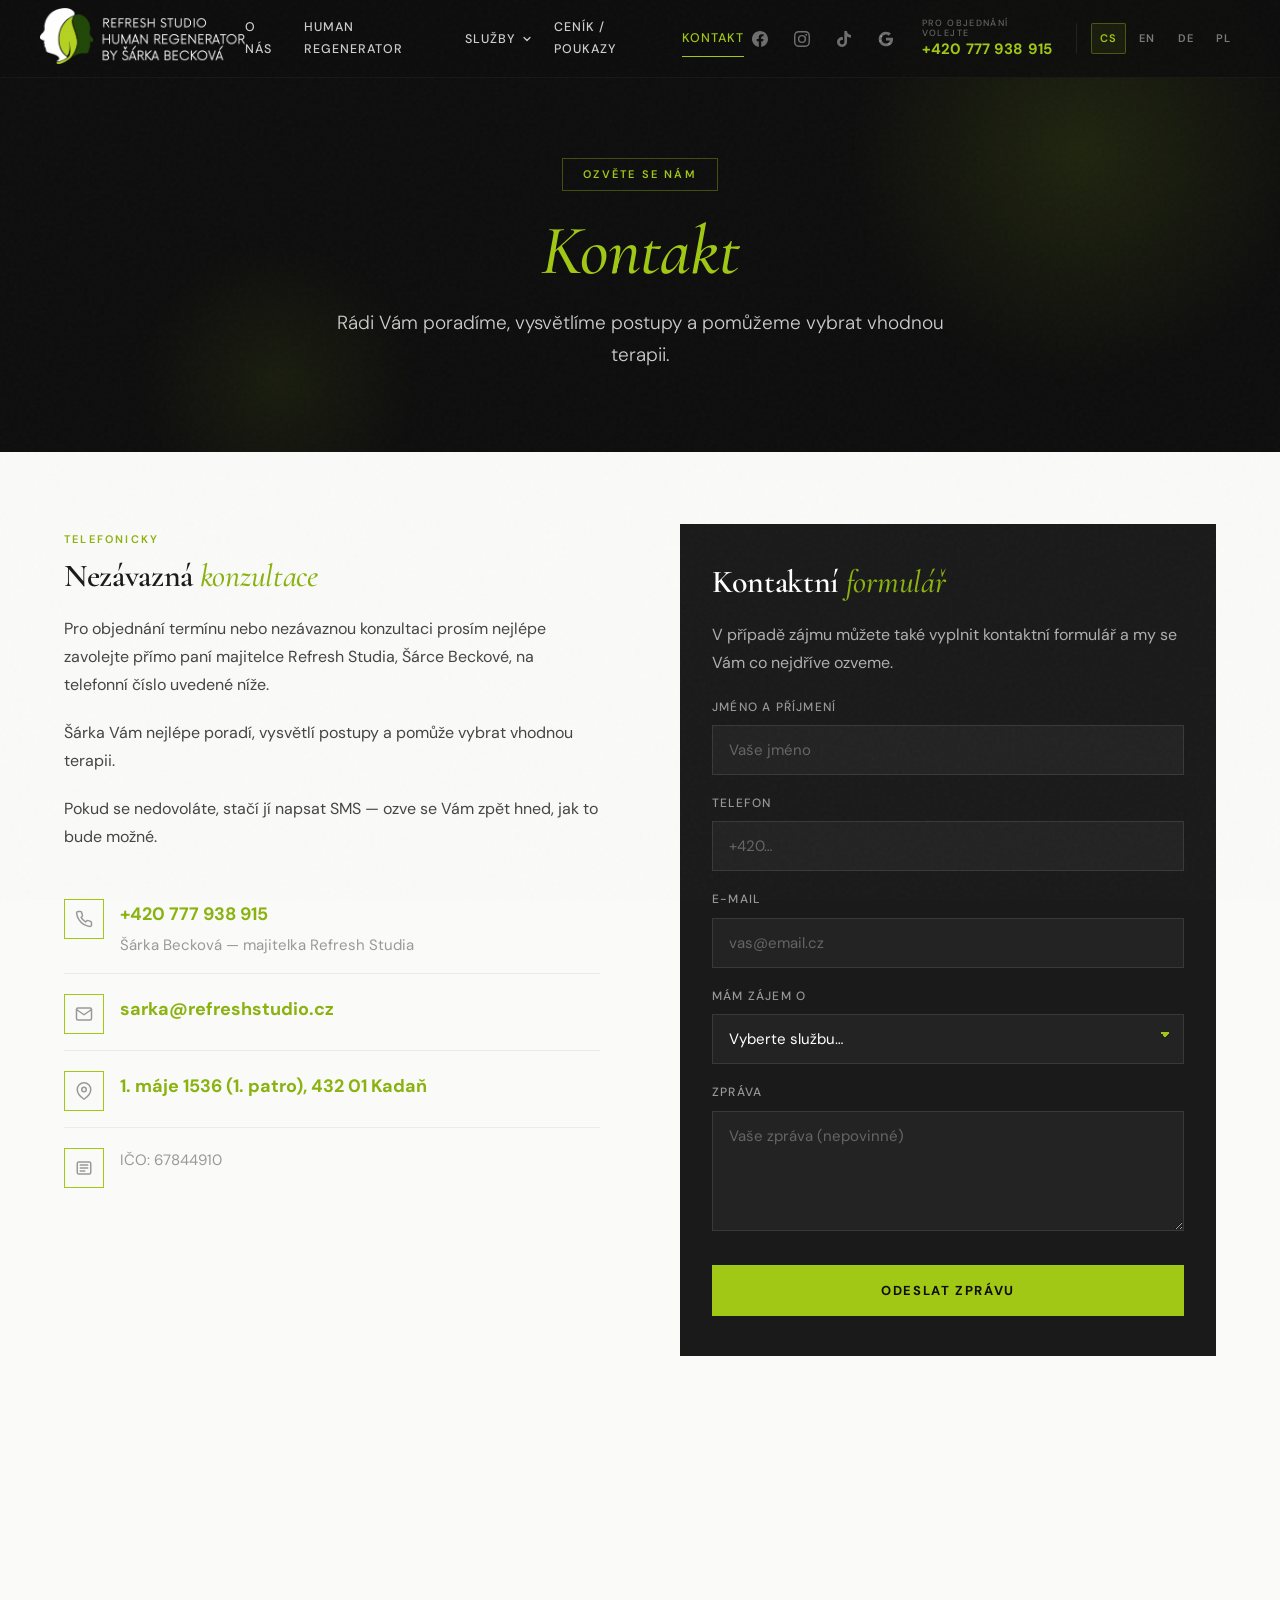
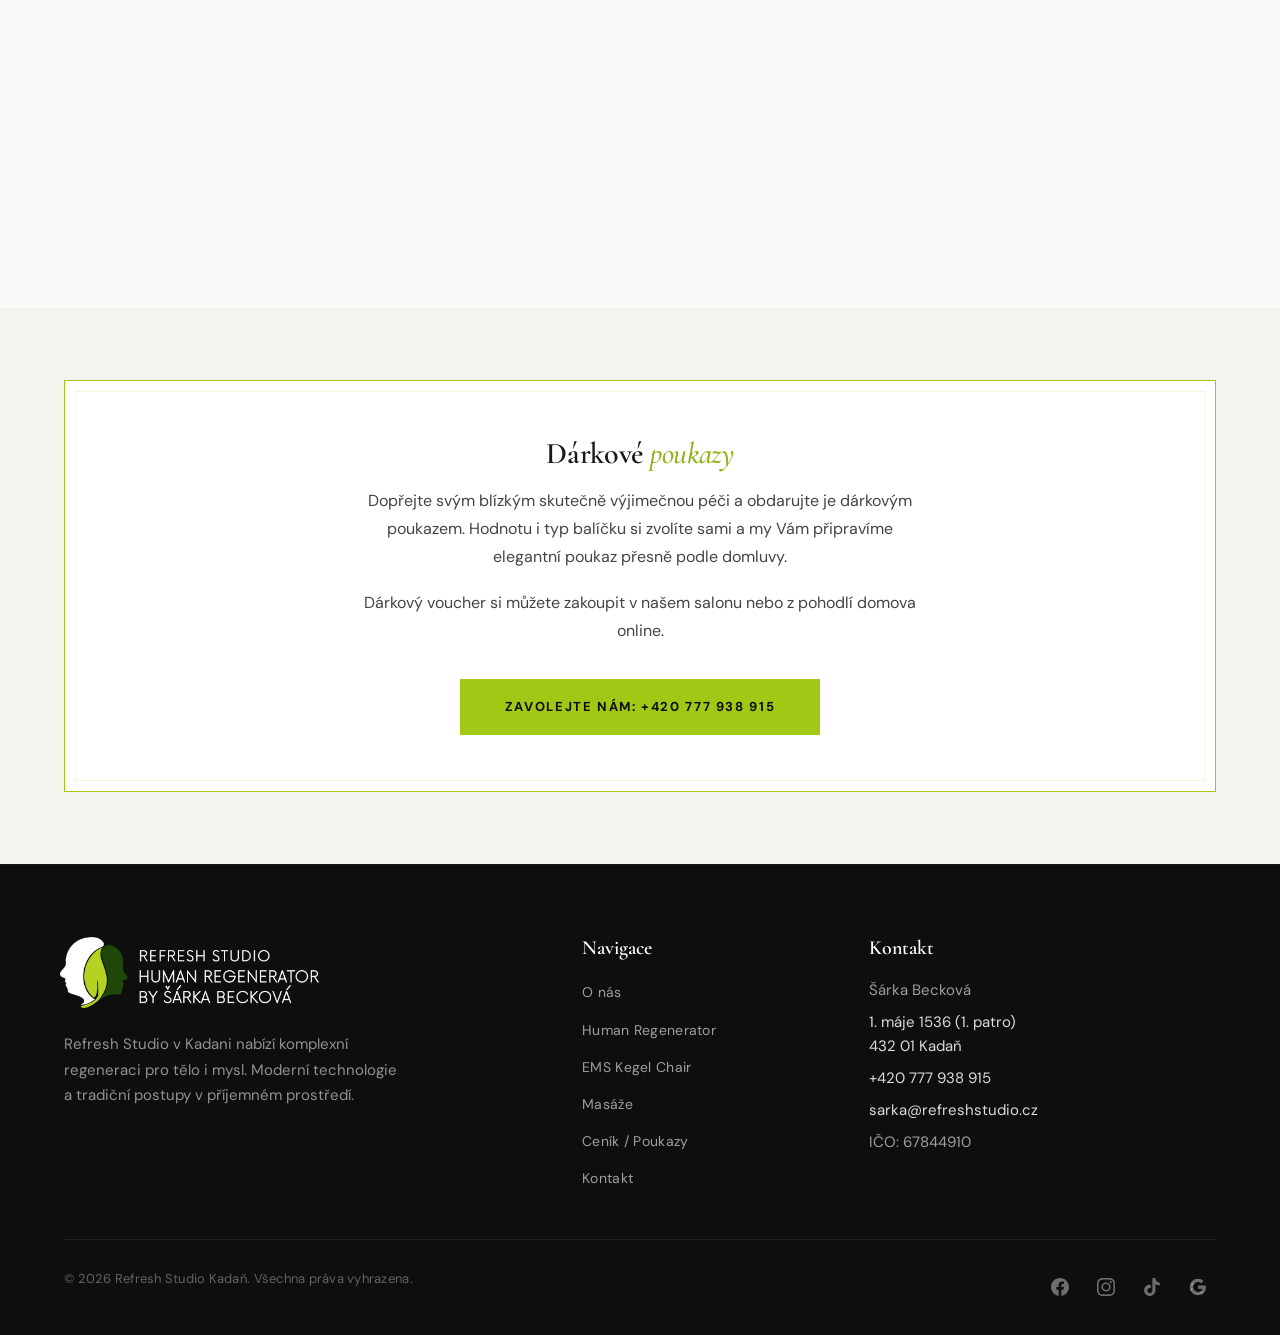
<file: kontakt.html>
<!DOCTYPE html>
<html lang="cs" data-i18n-title="kon.title">
<head>
  <meta charset="UTF-8">
  <meta name="viewport" content="width=device-width, initial-scale=1.0">

  <!-- Reveal safeguard (must stay high in <head>): sets html.js — which enables
       the scroll-fade start-state — and reveals content as it enters the viewport,
       independently of the main IntersectionObserver. Guarantees the page is never
       left blank below the hero if the reveal script is blocked, errors out, or the
       observer misbehaves (e.g. old iOS Safari on a very tall section). -->
  <script>
  (function (d, w) {
    d.documentElement.className += " js";
    function show(el) { el.classList.add("is-visible"); el.classList.add("visible"); }
    function sweep() {
      var n = d.querySelectorAll(".reveal:not(.is-visible), .fade-in:not(.is-visible)");
      var h = w.innerHeight || d.documentElement.clientHeight;
      for (var i = 0; i < n.length; i++) {
        if (n[i].getBoundingClientRect().top < h * 0.95) show(n[i]);
      }
    }
    function start() {
      sweep();
      w.addEventListener("scroll", sweep, { passive: true });
      w.addEventListener("resize", sweep, { passive: true });
    }
    if (d.readyState === "loading") d.addEventListener("DOMContentLoaded", start);
    else start();
  })(document, window);
  </script>
  <title>Kontakt — Refresh Studio Kadaň</title>
  <meta name="description" content="Kontaktujte Refresh Studio v Kadani. Objednejte se na terapii Human Regenerator, EMS Kegel Chair nebo masáž. Šárka Becková — +420 777 938 915.">

  <!-- ====== SEO META ====== -->
  <meta name="robots" content="index, follow, max-image-preview:large, max-snippet:-1, max-video-preview:-1">
  <meta name="author" content="Refresh Studio Kadaň">
  <meta name="theme-color" content="#A0C814">
  <link rel="manifest" href="/site.webmanifest">

  <meta name="geo.region" content="CZ-42">
  <meta name="geo.placename" content="Kadaň">
  <meta name="geo.position" content="50.378;13.272">
  <meta name="ICBM" content="50.378, 13.272">

  <link rel="icon" type="image/png" sizes="32x32" href="/images/favicon/favicon-32.png">
  <link rel="icon" type="image/png" sizes="16x16" href="/images/favicon/favicon-16.png">
  <link rel="apple-touch-icon" sizes="180x180" href="/images/favicon/favicon-180.png">

  <link rel="canonical" href="https://refreshstudio.cz/kontakt">
  <meta property="og:type" content="website">
  <meta property="og:url" content="https://refreshstudio.cz/kontakt">
  <meta property="og:title" content="Kontakt — Refresh Studio Kadaň">
  <meta property="og:description" content="Kontaktujte Refresh Studio v Kadani. Objednejte se na terapii Human Regenerator, EMS Kegel Chair nebo masáž. Šárka Becková — +420 777 938 915.">
  <meta property="og:image" content="https://refreshstudio.cz/images/og/og-default.jpg">
  <meta property="og:image:width" content="1200">
  <meta property="og:image:height" content="630">
  <meta property="og:image:alt" content="Refresh Studio Kadaň — komplexní péče a regenerace pro vaše tělo i mysl">
  <meta property="og:locale" content="cs_CZ">
  <meta property="og:site_name" content="Refresh Studio Kadaň">
  <meta name="twitter:card" content="summary_large_image">
  <meta name="twitter:title" content="Kontakt — Refresh Studio Kadaň">
  <meta name="twitter:description" content="1. máje 1536, Kadaň. Volejte +420 777 938 915 nebo napište přes kontaktní formulář.">
  <meta name="twitter:image" content="https://refreshstudio.cz/images/og/og-default.jpg">

  <!-- ====== JSON-LD: LocalBusiness ====== -->
  <script type="application/ld+json">
  {
    "@context": "https://schema.org",
    "@type": ["HealthAndBeautyBusiness", "MassageTherapist"],
    "@id": "https://refreshstudio.cz/#localbusiness",
    "name": "Refresh Studio Kadaň",
    "url": "https://refreshstudio.cz/",
    "logo": "https://refreshstudio.cz/images/favicon/favicon-512.png",
    "image": "https://refreshstudio.cz/images/og/og-default.jpg",
    "telephone": "+420777938915",
    "email": "sarka@refreshstudio.cz",
    "priceRange": "$$",
    "address": { "@type": "PostalAddress", "streetAddress": "1. máje 1536", "addressLocality": "Kadaň", "postalCode": "432 01", "addressCountry": "CZ", "addressRegion": "Ústecký kraj" },
    "geo": { "@type": "GeoCoordinates", "latitude": 50.378, "longitude": 13.272 },
    "sameAs": ["https://www.facebook.com/share/1FpWVaxR13/", "https://www.instagram.com/humanregenerator.kadan", "https://www.tiktok.com/@human.regenerator"]
  }
  </script>

  <!-- ====== JSON-LD: ContactPage ====== -->
  <script type="application/ld+json">
  {
    "@context": "https://schema.org",
    "@type": "ContactPage",
    "url": "https://refreshstudio.cz/kontakt",
    "name": "Kontakt — Refresh Studio Kadaň",
    "description": "Kontaktní stránka Refresh Studia Kadaň. Telefon, email, adresa a kontaktní formulář.",
    "mainEntity": { "@id": "https://refreshstudio.cz/#localbusiness" }
  }
  </script>

  <!-- ====== JSON-LD: BreadcrumbList ====== -->
  <script type="application/ld+json">
  {
    "@context": "https://schema.org",
    "@type": "BreadcrumbList",
    "itemListElement": [
      { "@type": "ListItem", "position": 1, "name": "Domů", "item": "https://refreshstudio.cz/" },
      { "@type": "ListItem", "position": 2, "name": "Kontakt", "item": "https://refreshstudio.cz/kontakt" }
    ]
  }
  </script>

  <link rel="preconnect" href="https://fonts.googleapis.com">
  <link rel="preconnect" href="https://fonts.gstatic.com" crossorigin>
  <link href="https://fonts.googleapis.com/css2?family=Cormorant+Garamond:ital,wght@0,400;0,500;0,600;0,700;1,400;1,500&family=DM+Sans:ital,wght@0,300;0,400;0,500;0,600;0,700;1,300;1,400&display=swap" rel="stylesheet">

  <link rel="stylesheet" href="css/style.css?v=20260714-1">
  <link rel="stylesheet" href="css/pages.css?v=20260714-1">
</head>
<body>

  <a href="#main" class="skip-link" data-i18n="nav.skip_link">Přeskočit na obsah</a>

  <header class="site-header" id="navbar">
    <div class="header-inner">
      <a href="index.html" class="site-logo site-logo--nav">
        <img src="images/logo/refresh-studio-nav.png" alt="Refresh Studio Kadaň — Human Regenerator by Šárka Becková">
      </a>
      <nav class="main-nav" id="mainNav" aria-label="Hlavní navigace">
        <ul class="main-nav__list">
          <li><a href="index.html"             class="main-nav__link" data-i18n="nav.about">O nás</a></li>
          <li><a href="human-regenerator.html" class="main-nav__link" data-i18n="nav.hr">Human Regenerator</a></li>
          <li class="main-nav__item--dropdown">
            <button type="button" class="main-nav__link main-nav__dropdown-toggle" aria-expanded="false" aria-haspopup="true" data-i18n="nav.services">
              Služby
              <svg class="main-nav__chevron" viewBox="0 0 24 24" width="12" height="12" fill="none" stroke="currentColor" stroke-width="2.5" stroke-linecap="round" stroke-linejoin="round" aria-hidden="true"><path d="M6 9l6 6 6-6"/></svg>
            </button>
            <ul class="main-nav__dropdown" role="menu">
              <li role="none"><a href="ems-kegel-chair.html" class="main-nav__dropdown-link" role="menuitem" data-i18n="nav.kegel">EMS Kegel Chair</a></li>
              <li role="none"><a href="masaze.html" class="main-nav__dropdown-link" role="menuitem" data-i18n="nav.masaze">Masáže</a></li>
              <li role="none"><a href="nuskin.html" class="main-nav__dropdown-link" role="menuitem" data-i18n="nav.nuskin">Nu Skin</a></li>
            </ul>
          </li>
          <li><a href="cenik.html"             class="main-nav__link" data-i18n="nav.cenik">Ceník / Poukazy</a></li>
          <li><a href="kontakt.html"           class="main-nav__link main-nav__link--active" data-i18n="nav.kontakt">Kontakt</a></li>
        </ul>
        <div class="mobile-nav-cta">
          <a href="tel:+420777938915" class="mobile-nav-cta__phone">
            <svg viewBox="0 0 24 24" width="20" height="20" fill="currentColor" aria-hidden="true"><path d="M20 15.5c-1.25 0-2.45-.2-3.57-.57a1 1 0 00-1.02.24l-2.2 2.2a15.07 15.07 0 01-6.6-6.59l2.2-2.21a1 1 0 00.24-1.01A11.36 11.36 0 018.5 4a1 1 0 00-1-1H4a1 1 0 00-1 1 17 17 0 0017 17 1 1 0 001-1v-3.5a1 1 0 00-1-1z"/></svg>
            +420&nbsp;777&nbsp;938&nbsp;915
          </a>
          <a href="kontakt.html" class="btn btn--primary mobile-nav-cta__btn" data-i18n="nav.book_btn">Objednat se</a>
          <div class="lang-switch lang-switch--mobile" aria-label="Language">
            <a href="#" data-lang="cs" class="lang-active">CS</a>
            <a href="#" data-lang="en">EN</a>
            <a href="#" data-lang="de">DE</a>
            <a href="#" data-lang="pl">PL</a>
          </div>
        </div>
      </nav>
      <div class="header-right">
        <div class="social-icons">
          <a href="https://www.facebook.com/share/1FpWVaxR13/" target="_blank" rel="noopener noreferrer" class="social-icons__link" aria-label="Facebook"><svg viewBox="0 0 24 24" aria-hidden="true"><path d="M24 12.073c0-6.627-5.373-12-12-12s-12 5.373-12 12c0 5.99 4.388 10.954 10.125 11.854v-8.385H7.078v-3.47h3.047V9.43c0-3.007 1.792-4.669 4.533-4.669 1.312 0 2.686.235 2.686.235v2.953H15.83c-1.491 0-1.956.925-1.956 1.874v2.25h3.328l-.532 3.47h-2.796v8.385C19.612 23.027 24 18.062 24 12.073z"/></svg></a>
          <a href="https://www.instagram.com/humanregenerator.kadan" target="_blank" rel="noopener noreferrer" class="social-icons__link" aria-label="Instagram"><svg viewBox="0 0 24 24" aria-hidden="true"><path d="M12 2.163c3.204 0 3.584.012 4.85.07 3.252.148 4.771 1.691 4.919 4.919.058 1.265.069 1.645.069 4.849 0 3.205-.012 3.584-.069 4.849-.149 3.225-1.664 4.771-4.919 4.919-1.266.058-1.644.07-4.85.07-3.204 0-3.584-.012-4.849-.07-3.26-.149-4.771-1.699-4.919-4.92-.058-1.265-.07-1.644-.07-4.849 0-3.204.013-3.583.07-4.849.149-3.227 1.664-4.771 4.919-4.919 1.266-.057 1.645-.069 4.849-.069zM12 0C8.741 0 8.333.014 7.053.072 2.695.272.273 2.69.073 7.052.014 8.333 0 8.741 0 12c0 3.259.014 3.668.072 4.948.2 4.358 2.618 6.78 6.98 6.98C8.333 23.986 8.741 24 12 24c3.259 0 3.668-.014 4.948-.072 4.354-.2 6.782-2.618 6.979-6.98.059-1.28.073-1.689.073-4.948 0-3.259-.014-3.667-.072-4.947-.196-4.354-2.617-6.78-6.979-6.98C15.668.014 15.259 0 12 0zm0 5.838a6.162 6.162 0 100 12.324 6.162 6.162 0 000-12.324zM12 16a4 4 0 110-8 4 4 0 010 8zm6.406-11.845a1.44 1.44 0 100 2.881 1.44 1.44 0 000-2.881z"/></svg></a>
          <a href="https://www.tiktok.com/@human.regenerator" target="_blank" rel="noopener noreferrer" class="social-icons__link" aria-label="TikTok"><svg viewBox="0 0 24 24" aria-hidden="true"><path d="M12.525.02c1.31-.02 2.61-.01 3.91-.02.08 1.53.63 3.09 1.75 4.17 1.12 1.11 2.7 1.62 4.24 1.79v4.03c-1.44-.05-2.89-.35-4.2-.97-.57-.26-1.1-.59-1.62-.93-.01 2.92.01 5.84-.02 8.75-.08 1.4-.54 2.79-1.35 3.94-1.31 1.92-3.58 3.17-5.91 3.21-1.43.08-2.86-.31-4.08-1.03-2.02-1.19-3.44-3.37-3.65-5.71-.02-.5-.03-1-.01-1.49.18-1.9 1.12-3.72 2.58-4.96 1.66-1.44 3.98-2.13 6.15-1.72.02 1.48-.04 2.96-.04 4.44-.99-.32-2.15-.23-3.02.37-.63.41-1.11 1.04-1.36 1.75-.21.51-.15 1.07-.14 1.61.24 1.64 1.82 3.02 3.5 2.87 1.12-.01 2.19-.66 2.77-1.61.19-.33.4-.67.41-1.06.1-1.79.06-3.57.07-5.36.01-4.03-.01-8.05.02-12.07z"/></svg></a>
          <a href="#" class="social-icons__link" aria-label="Google Recenze"><svg viewBox="0 0 24 24" aria-hidden="true"><path d="M22.56 12.25c0-.78-.07-1.53-.2-2.25H12v4.26h5.92a5.06 5.06 0 01-2.2 3.32v2.77h3.57c2.08-1.92 3.28-4.74 3.28-8.1z"/><path d="M12 23c2.97 0 5.46-.98 7.28-2.66l-3.57-2.77c-.98.66-2.23 1.06-3.71 1.06-2.86 0-5.29-1.93-6.16-4.53H2.18v2.84C3.99 20.53 7.7 23 12 23z"/><path d="M5.84 14.09c-.22-.66-.35-1.36-.35-2.09s.13-1.43.35-2.09V7.07H2.18C1.43 8.55 1 10.22 1 12s.43 3.45 1.18 4.93l2.85-2.22.81-.62z"/><path d="M12 5.38c1.62 0 3.06.56 4.21 1.64l3.15-3.15C17.45 2.09 14.97 1 12 1 7.7 1 3.99 3.47 2.18 7.07l3.66 2.84c.87-2.6 3.3-4.53 6.16-4.53z"/></svg></a>
        </div>
        <div class="header-phone">
          <span class="header-phone__label" data-i18n="nav.phone_label">Pro objednání volejte</span>
          <a href="tel:+420777938915">+420&nbsp;777&nbsp;938&nbsp;915</a>
        </div>
        <div class="lang-switch" aria-label="Language">
          <a href="#" data-lang="cs" class="lang-active">CS</a>
          <a href="#" data-lang="en">EN</a>
          <a href="#" data-lang="de">DE</a>
          <a href="#" data-lang="pl">PL</a>
        </div>
        <button type="button" class="nav-toggle" data-i18n-aria="a11y.menu" aria-label="Otevřít menu" aria-expanded="false" aria-controls="mainNav">
          <span class="nav-toggle__bar"></span>
          <span class="nav-toggle__bar"></span>
          <span class="nav-toggle__bar"></span>
        </button>
      </div>
    </div>
  </header>

  <main id="main">

    <section class="page-hero section--dark">
      <div class="container">
        <span class="page-hero__tag" data-i18n="kon.hero.tag">Ozvěte se nám</span>
        <h1 data-i18n="kon.hero.h1" data-i18n-html="1"><em>Kontakt</em></h1>
        <p class="page-hero__subtitle" data-i18n="kon.hero.sub">Rádi Vám poradíme, vysvětlíme postupy a&nbsp;pomůžeme vybrat vhodnou terapii.</p>
      </div>
    </section>

    <!-- ====== CONTACT SECTION ====== -->
    <section class="section reveal">
      <div class="container">
        <div class="contact-grid">

          <div class="contact-info">
            <span class="section-label" data-i18n="kon.left.label">Telefonicky</span>
            <h2 data-i18n="kon.left.h2" data-i18n-html="1">Nezávazná <em>konzultace</em></h2>
            <p data-i18n="kon.left.p1">Pro objednání termínu nebo nezávaznou konzultaci prosím nejlépe zavolejte přímo paní majitelce Refresh Studia, Šárce Beckové, na telefonní číslo uvedené níže.</p>
            <p data-i18n="kon.left.p2">Šárka Vám nejlépe poradí, vysvětlí postupy a&nbsp;pomůže vybrat vhodnou terapii.</p>
            <p data-i18n="kon.left.p3">Pokud se nedovoláte, stačí jí napsat SMS — ozve se Vám zpět hned, jak to bude možné.</p>

            <div class="contact-info__items">

              <div class="contact-info__item">
                <span class="contact-info__icon">
                  <svg viewBox="0 0 24 24" fill="none" stroke="currentColor" stroke-width="2" stroke-linecap="round" stroke-linejoin="round" aria-hidden="true">
                    <path d="M22 16.92v3a2 2 0 01-2.18 2 19.79 19.79 0 01-8.63-3.07 19.5 19.5 0 01-6-6A19.79 19.79 0 012.12 4.11 2 2 0 014.11 2h3a2 2 0 012 1.72c.127.96.361 1.903.7 2.81a2 2 0 01-.45 2.11L8.09 9.91a16 16 0 006 6l1.27-1.27a2 2 0 012.11-.45c.907.339 1.85.573 2.81.7A2 2 0 0122 16.92z"/>
                  </svg>
                </span>
                <div>
                  <a href="tel:+420777938915">+420&nbsp;777&nbsp;938&nbsp;915</a>
                  <span data-i18n="kon.left.phone_sub">Šárka Becková — majitelka Refresh Studia</span>
                </div>
              </div>

              <div class="contact-info__item">
                <span class="contact-info__icon">
                  <svg viewBox="0 0 24 24" fill="none" stroke="currentColor" stroke-width="2" stroke-linecap="round" stroke-linejoin="round" aria-hidden="true">
                    <path d="M4 4h16c1.1 0 2 .9 2 2v12c0 1.1-.9 2-2 2H4c-1.1 0-2-.9-2-2V6c0-1.1.9-2 2-2z"/>
                    <polyline points="22,6 12,13 2,6"/>
                  </svg>
                </span>
                <div>
                  <a href="mailto:sarka@refreshstudio.cz">sarka@refreshstudio.cz</a>
                </div>
              </div>

              <div class="contact-info__item">
                <span class="contact-info__icon">
                  <svg viewBox="0 0 24 24" fill="none" stroke="currentColor" stroke-width="2" stroke-linecap="round" stroke-linejoin="round" aria-hidden="true">
                    <path d="M21 10c0 7-9 13-9 13s-9-6-9-13a9 9 0 0118 0z"/>
                    <circle cx="12" cy="10" r="3"/>
                  </svg>
                </span>
                <div>
                  <a href="https://maps.google.com/?q=1.+m%C3%A1je+1536,+Kada%C5%88" target="_blank" rel="noopener noreferrer">1. máje 1536 (1. patro), 432 01 Kadaň</a>
                </div>
              </div>

              <div class="contact-info__item">
                <span class="contact-info__icon">
                  <svg viewBox="0 0 24 24" fill="none" stroke="currentColor" stroke-width="2" stroke-linecap="round" stroke-linejoin="round" aria-hidden="true">
                    <rect x="3" y="4" width="18" height="16" rx="2"/>
                    <line x1="7" y1="8" x2="17" y2="8"/>
                    <line x1="7" y1="12" x2="17" y2="12"/>
                    <line x1="7" y1="16" x2="13" y2="16"/>
                  </svg>
                </span>
                <div>
                  <span>IČO: 67844910</span>
                </div>
              </div>

            </div>
          </div>

          <div class="contact-form-wrap">
            <h2 data-i18n="kon.right.h2" data-i18n-html="1">Kontaktní <em>formulář</em></h2>
            <p data-i18n="kon.right.p">V&nbsp;případě zájmu můžete také vyplnit kontaktní formulář a&nbsp;my se Vám co nejdříve ozveme.</p>

            <form class="contact-form" action="https://formspree.io/f/xnjwwzga" method="POST">
              <div class="form-group">
                <label for="name" data-i18n="kon.form.name">Jméno a příjmení</label>
                <input type="text" id="name" name="name" data-i18n-ph="kon.form.name_ph" placeholder="Vaše jméno" required>
              </div>

              <div class="form-group">
                <label for="phone" data-i18n="kon.form.phone">Telefon</label>
                <input type="tel" id="phone" name="phone" placeholder="+420…" required>
              </div>

              <div class="form-group">
                <label for="email" data-i18n="kon.form.email">E-mail</label>
                <input type="email" id="email" name="email" data-i18n-ph="kon.form.email_ph" placeholder="vas@email.cz" required>
              </div>

              <div class="form-group">
                <label for="service" data-i18n="kon.form.service">Mám zájem o</label>
                <select id="service" name="service">
                  <option value=""                  data-i18n="kon.form.opt_select">Vyberte službu…</option>
                  <option value="human-regenerator" data-i18n="kon.form.opt_hr">Human Regenerator</option>
                  <option value="ems-kegel-chair"   data-i18n="kon.form.opt_ems">EMS Kegel Chair</option>
                  <option value="masaze"            data-i18n="kon.form.opt_mas">Masáže</option>
                  <option value="darkovy-poukaz"    data-i18n="kon.form.opt_vouch">Dárkový poukaz</option>
                  <option value="jine"              data-i18n="kon.form.opt_other">Jiné / chci poradit</option>
                </select>
              </div>

              <div class="form-group">
                <label for="message" data-i18n="kon.form.message">Zpráva</label>
                <textarea id="message" name="message" rows="4" data-i18n-ph="kon.form.message_ph" placeholder="Vaše zpráva (nepovinné)"></textarea>
              </div>

              <button class="btn btn--primary" type="submit" data-i18n="kon.form.submit">Odeslat zprávu</button>
            </form>
          </div>

        </div>
      </div>
    </section>

    <!-- ====== MAP ====== -->
    <section class="section section--map">
      <div class="map-wrapper">
        <iframe
          src="https://www.google.com/maps?q=1.+m%C3%A1je+1536,+Kada%C5%88&output=embed"
          height="450"
          allowfullscreen=""
          loading="lazy"
          referrerpolicy="no-referrer-when-downgrade"
          title="Mapa — Refresh Studio Kadaň, 1. máje 1536"
        ></iframe>
      </div>
    </section>

    <!-- ====== VOUCHER MENTION ====== -->
    <section class="section section--beige reveal">
      <div class="container">
        <div class="voucher-banner">
          <h3 data-i18n="vouch.h3" data-i18n-html="1">Dárkové <em>poukazy</em></h3>
          <p data-i18n="vouch.p1">Dopřejte svým blízkým skutečně výjimečnou péči a&nbsp;obdarujte je dárkovým poukazem. Hodnotu i&nbsp;typ balíčku si zvolíte sami a&nbsp;my Vám připravíme elegantní poukaz přesně podle domluvy.</p>
          <p data-i18n="vouch.p3">Dárkový voucher si můžete zakoupit v&nbsp;našem salonu nebo z&nbsp;pohodlí domova online.</p>
          <a href="tel:+420777938915" class="btn btn--primary" data-i18n="vouch.btn_call">Zavolejte&nbsp;nám:&nbsp;+420&nbsp;777&nbsp;938&nbsp;915</a>
        </div>
      </div>
    </section>

  </main>

  <footer class="site-footer">
    <div class="container">
      <div class="footer-grid">
        <div class="footer-about">
          <a href="index.html" class="site-logo site-logo--footer">
            <img src="images/logo/refresh-studio-footer.png" alt="Refresh Studio Kadaň — Human Regenerator by Šárka Becková">
          </a>
          <p data-i18n="footer.about">Refresh Studio v&nbsp;Kadani nabízí komplexní regeneraci pro tělo i&nbsp;mysl. Moderní technologie a&nbsp;tradiční postupy v&nbsp;příjemném prostředí.</p>
        </div>
        <div class="footer-links">
          <h3 class="footer-heading" data-i18n="footer.heading_nav">Navigace</h3>
          <ul class="footer-links__list">
            <li><a href="index.html"             class="footer-links__link" data-i18n="nav.about">O nás</a></li>
            <li><a href="human-regenerator.html" class="footer-links__link" data-i18n="nav.hr">Human Regenerator</a></li>
            <li><a href="ems-kegel-chair.html"   class="footer-links__link" data-i18n="nav.kegel">EMS Kegel Chair</a></li>
            <li><a href="masaze.html"            class="footer-links__link" data-i18n="nav.masaze">Masáže</a></li>
            <li><a href="cenik.html"             class="footer-links__link" data-i18n="nav.cenik">Ceník / Poukazy</a></li>
            <li><a href="kontakt.html"           class="footer-links__link" data-i18n="nav.kontakt">Kontakt</a></li>
          </ul>
        </div>
        <div class="footer-contact">
          <h3 class="footer-heading" data-i18n="footer.heading_kontakt">Kontakt</h3>
          <p>Šárka Becková</p>
          <p><a href="https://maps.google.com/?q=1.+m%C3%A1je+1536,+Kada%C5%88" target="_blank" rel="noopener noreferrer">1. máje 1536 (1. patro)<br>432 01 Kadaň</a></p>
          <p><a href="tel:+420777938915">+420&nbsp;777&nbsp;938&nbsp;915</a></p>
          <p><a href="mailto:sarka@refreshstudio.cz">sarka@refreshstudio.cz</a></p>
          <p>IČO: 67844910</p>
        </div>
      </div>
      <div class="footer-bottom">
        <p class="footer-bottom__copy" data-i18n="footer.copyright">&copy; 2026 Refresh Studio Kadaň. Všechna práva vyhrazena.</p>
        <div class="social-icons">
          <a href="https://www.facebook.com/share/1FpWVaxR13/" target="_blank" rel="noopener noreferrer" class="social-icons__link" aria-label="Facebook"><svg viewBox="0 0 24 24" aria-hidden="true"><path d="M24 12.073c0-6.627-5.373-12-12-12s-12 5.373-12 12c0 5.99 4.388 10.954 10.125 11.854v-8.385H7.078v-3.47h3.047V9.43c0-3.007 1.792-4.669 4.533-4.669 1.312 0 2.686.235 2.686.235v2.953H15.83c-1.491 0-1.956.925-1.956 1.874v2.25h3.328l-.532 3.47h-2.796v8.385C19.612 23.027 24 18.062 24 12.073z"/></svg></a>
          <a href="https://www.instagram.com/humanregenerator.kadan" target="_blank" rel="noopener noreferrer" class="social-icons__link" aria-label="Instagram"><svg viewBox="0 0 24 24" aria-hidden="true"><path d="M12 2.163c3.204 0 3.584.012 4.85.07 3.252.148 4.771 1.691 4.919 4.919.058 1.265.069 1.645.069 4.849 0 3.205-.012 3.584-.069 4.849-.149 3.225-1.664 4.771-4.919 4.919-1.266.058-1.644.07-4.85.07-3.204 0-3.584-.012-4.849-.07-3.26-.149-4.771-1.699-4.919-4.92-.058-1.265-.07-1.644-.07-4.849 0-3.204.013-3.583.07-4.849.149-3.227 1.664-4.771 4.919-4.919 1.266-.057 1.645-.069 4.849-.069zM12 0C8.741 0 8.333.014 7.053.072 2.695.272.273 2.69.073 7.052.014 8.333 0 8.741 0 12c0 3.259.014 3.668.072 4.948.2 4.358 2.618 6.78 6.98 6.98C8.333 23.986 8.741 24 12 24c3.259 0 3.668-.014 4.948-.072 4.354-.2 6.782-2.618 6.979-6.98.059-1.28.073-1.689.073-4.948 0-3.259-.014-3.667-.072-4.947-.196-4.354-2.617-6.78-6.979-6.98C15.668.014 15.259 0 12 0zm0 5.838a6.162 6.162 0 100 12.324 6.162 6.162 0 000-12.324zM12 16a4 4 0 110-8 4 4 0 010 8zm6.406-11.845a1.44 1.44 0 100 2.881 1.44 1.44 0 000-2.881z"/></svg></a>
          <a href="https://www.tiktok.com/@human.regenerator" target="_blank" rel="noopener noreferrer" class="social-icons__link" aria-label="TikTok"><svg viewBox="0 0 24 24" aria-hidden="true"><path d="M12.525.02c1.31-.02 2.61-.01 3.91-.02.08 1.53.63 3.09 1.75 4.17 1.12 1.11 2.7 1.62 4.24 1.79v4.03c-1.44-.05-2.89-.35-4.2-.97-.57-.26-1.1-.59-1.62-.93-.01 2.92.01 5.84-.02 8.75-.08 1.4-.54 2.79-1.35 3.94-1.31 1.92-3.58 3.17-5.91 3.21-1.43.08-2.86-.31-4.08-1.03-2.02-1.19-3.44-3.37-3.65-5.71-.02-.5-.03-1-.01-1.49.18-1.9 1.12-3.72 2.58-4.96 1.66-1.44 3.98-2.13 6.15-1.72.02 1.48-.04 2.96-.04 4.44-.99-.32-2.15-.23-3.02.37-.63.41-1.11 1.04-1.36 1.75-.21.51-.15 1.07-.14 1.61.24 1.64 1.82 3.02 3.5 2.87 1.12-.01 2.19-.66 2.77-1.61.19-.33.4-.67.41-1.06.1-1.79.06-3.57.07-5.36.01-4.03-.01-8.05.02-12.07z"/></svg></a>
          <a href="#" class="social-icons__link" aria-label="Google Recenze"><svg viewBox="0 0 24 24" aria-hidden="true"><path d="M22.56 12.25c0-.78-.07-1.53-.2-2.25H12v4.26h5.92a5.06 5.06 0 01-2.2 3.32v2.77h3.57c2.08-1.92 3.28-4.74 3.28-8.1z"/><path d="M12 23c2.97 0 5.46-.98 7.28-2.66l-3.57-2.77c-.98.66-2.23 1.06-3.71 1.06-2.86 0-5.29-1.93-6.16-4.53H2.18v2.84C3.99 20.53 7.7 23 12 23z"/><path d="M5.84 14.09c-.22-.66-.35-1.36-.35-2.09s.13-1.43.35-2.09V7.07H2.18C1.43 8.55 1 10.22 1 12s.43 3.45 1.18 4.93l2.85-2.22.81-.62z"/><path d="M12 5.38c1.62 0 3.06.56 4.21 1.64l3.15-3.15C17.45 2.09 14.97 1 12 1 7.7 1 3.99 3.47 2.18 7.07l3.66 2.84c.87-2.6 3.3-4.53 6.16-4.53z"/></svg></a>
        </div>
      </div>
    </div>
  </footer>

  <!-- Na kontaktní stránce floating CTA vede rovnou na tel: (ne na kontakt sám) -->
  <div class="floating-cta" id="floatingCta">
    <a href="tel:+420777938915" class="floating-cta-btn">
      <svg viewBox="0 0 24 24" fill="none" stroke="currentColor" stroke-width="2" stroke-linecap="round" stroke-linejoin="round" aria-hidden="true"><path d="M22 16.92v3a2 2 0 01-2.18 2 19.79 19.79 0 01-8.63-3.07 19.5 19.5 0 01-6-6A19.79 19.79 0 012.12 4.11 2 2 0 014.11 2h3a2 2 0 012 1.72c.127.96.361 1.903.7 2.81a2 2 0 01-.45 2.11L8.09 9.91a16 16 0 006 6l1.27-1.27a2 2 0 012.11-.45c.907.339 1.85.573 2.81.7A2 2 0 0122 16.92z"/></svg>
      <span data-i18n="cta_pill.zavolat">Zavolat</span>
    </a>
    <a href="#" class="back-to-top" data-i18n-aria="a11y.back_to_top" aria-label="Zpět nahoru" onclick="window.scrollTo({top:0,behavior:'smooth'});return false;">
      <svg viewBox="0 0 24 24" fill="none" stroke="currentColor" stroke-width="2" stroke-linecap="round" stroke-linejoin="round" aria-hidden="true"><path d="M12 19V5M5 12l7-7 7 7"/></svg>
    </a>
  </div>

  <script src="js/main.js"></script>
  <script src="js/i18n.js"></script>

</body>
</html>
</file>
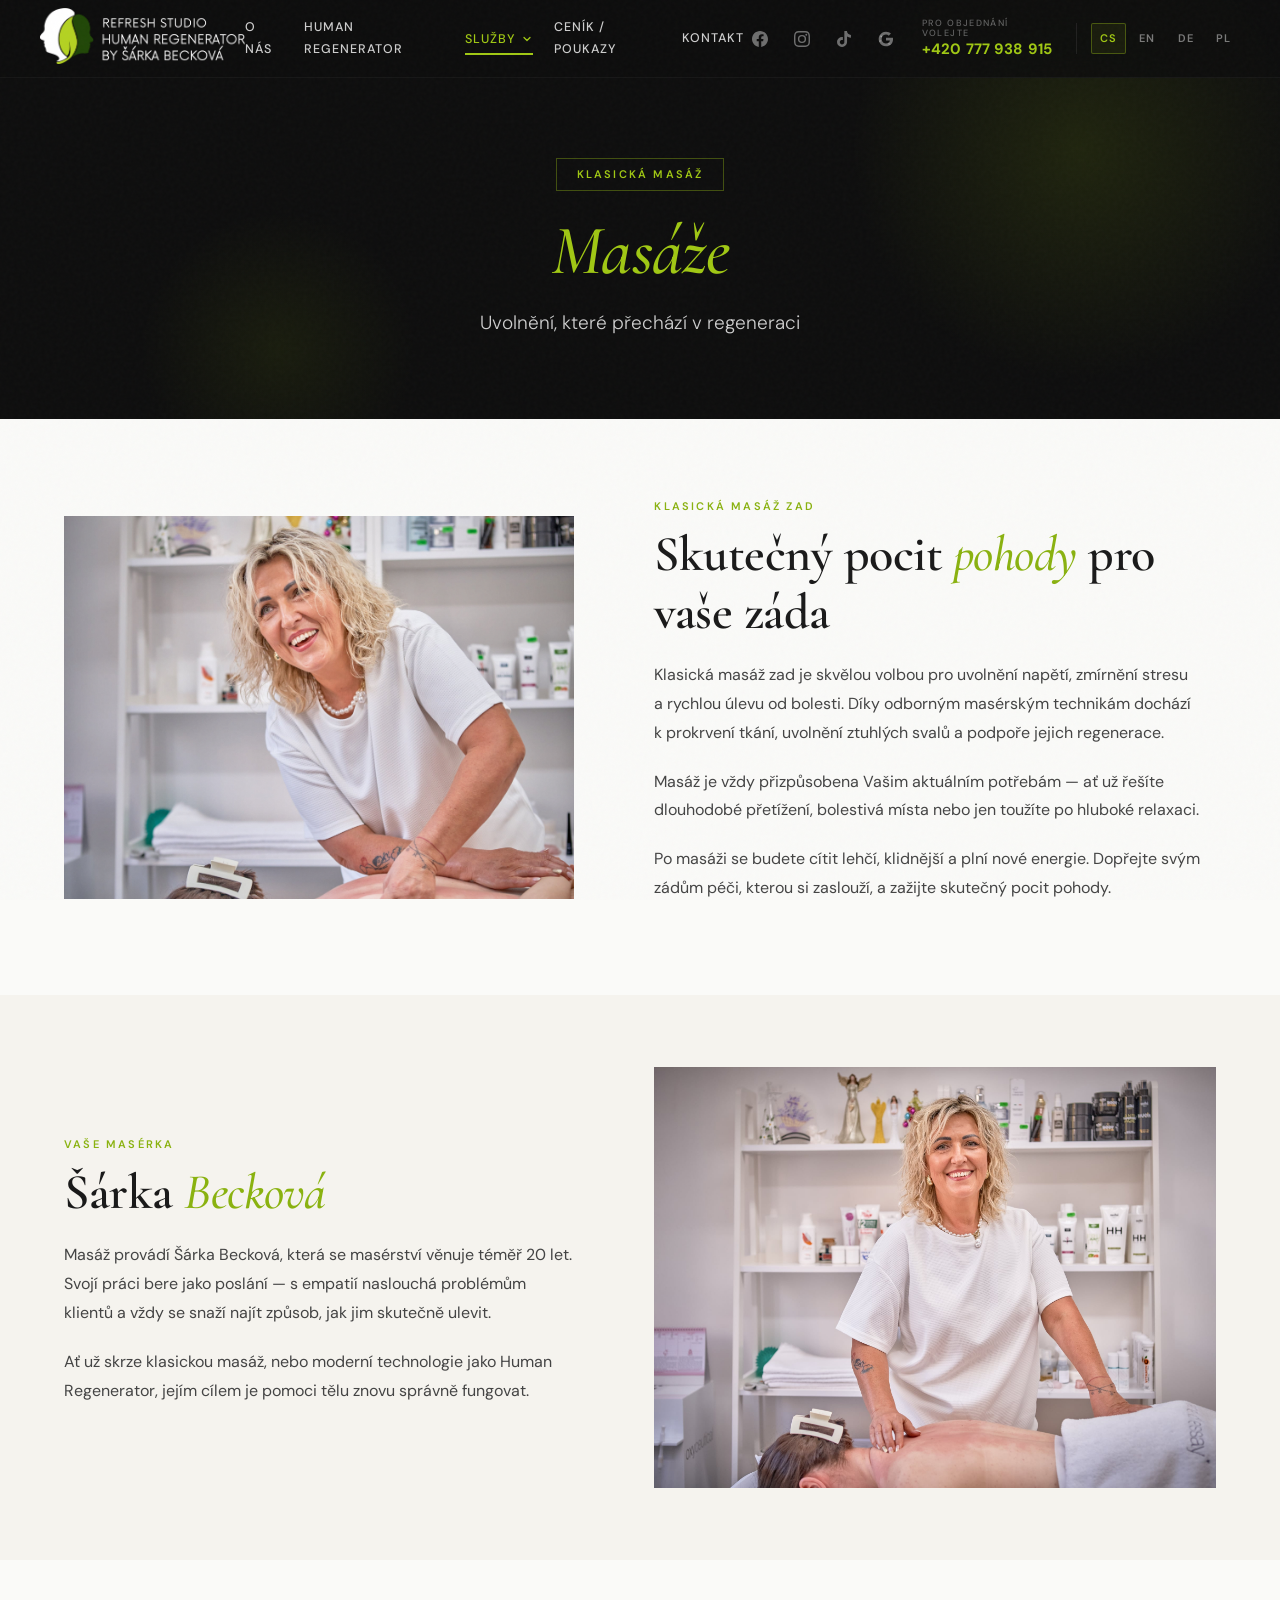
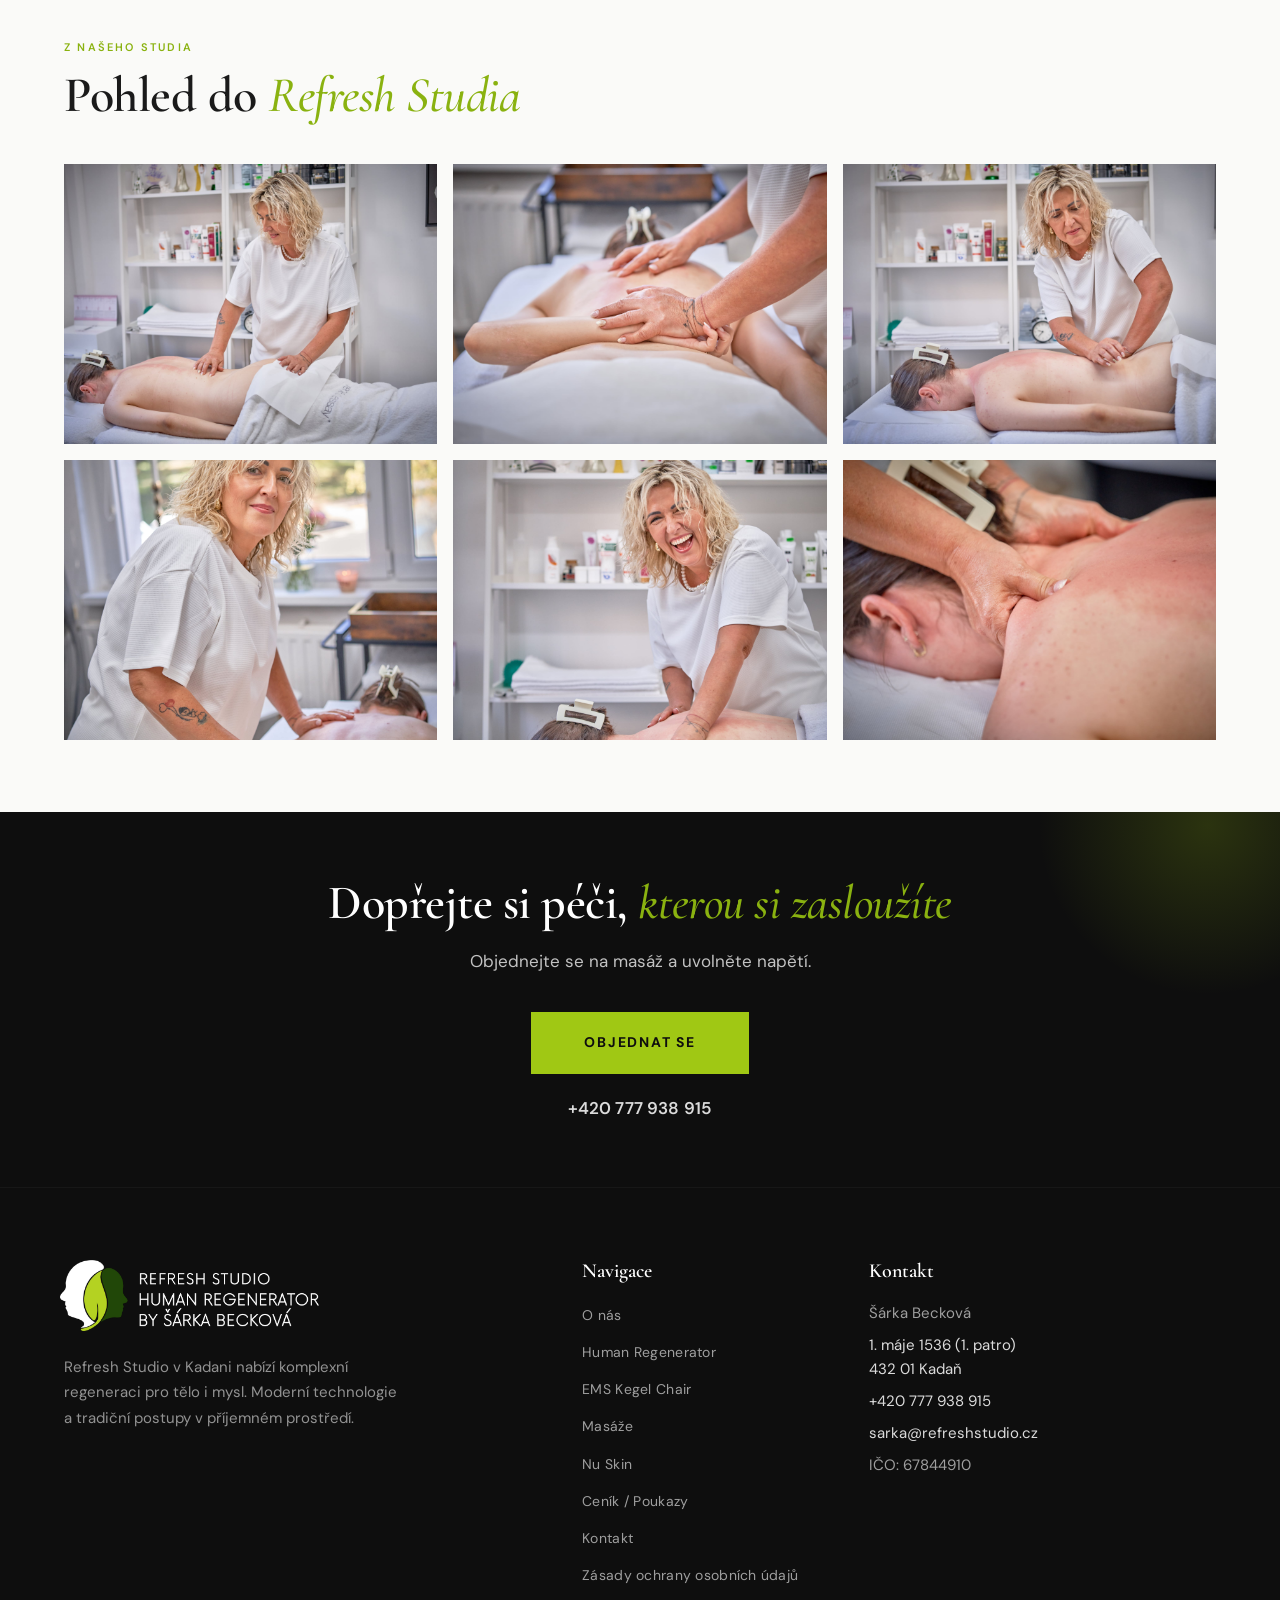
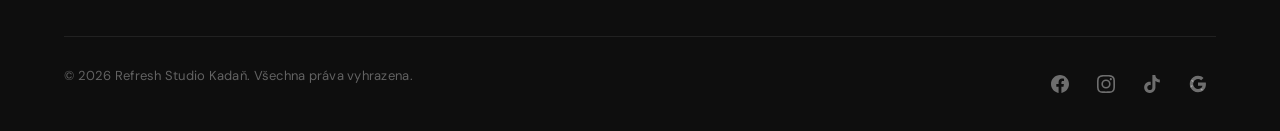
<file: masaze.html>
<!DOCTYPE html>
<html lang="cs" data-i18n-title="mas.title">
<head>
  <meta charset="UTF-8">
  <meta name="viewport" content="width=device-width, initial-scale=1.0">

  <!-- Reveal safeguard (must stay high in <head>): sets html.js — which enables
       the scroll-fade start-state — and reveals content as it enters the viewport,
       independently of the main IntersectionObserver. Guarantees the page is never
       left blank below the hero if the reveal script is blocked, errors out, or the
       observer misbehaves (e.g. old iOS Safari on a very tall section). -->
  <script>
  (function (d, w) {
    d.documentElement.className += " js";
    function show(el) { el.classList.add("is-visible"); el.classList.add("visible"); }
    function sweep() {
      var n = d.querySelectorAll(".reveal:not(.is-visible), .fade-in:not(.is-visible)");
      var h = w.innerHeight || d.documentElement.clientHeight;
      for (var i = 0; i < n.length; i++) {
        if (n[i].getBoundingClientRect().top < h * 0.95) show(n[i]);
      }
    }
    function start() {
      sweep();
      w.addEventListener("scroll", sweep, { passive: true });
      w.addEventListener("resize", sweep, { passive: true });
    }
    if (d.readyState === "loading") d.addEventListener("DOMContentLoaded", start);
    else start();
  })(document, window);
  </script>
  <title>Masáže — Refresh Studio Kadaň</title>
  <meta name="description" content="Klasická masáž zad v Refresh Studiu Kadaň. Uvolnění napětí, zmírnění stresu a rychlá úleva od bolesti. Masérka Šárka Becková s téměř 20letou praxí.">

  <!-- ====== SEO META ====== -->
  <meta name="robots" content="index, follow, max-image-preview:large, max-snippet:-1, max-video-preview:-1">
  <meta name="author" content="Refresh Studio Kadaň">
  <meta name="theme-color" content="#A0C814">
  <link rel="manifest" href="/site.webmanifest">

  <meta name="geo.region" content="CZ-42">
  <meta name="geo.placename" content="Kadaň">
  <meta name="geo.position" content="50.378;13.272">
  <meta name="ICBM" content="50.378, 13.272">

  <link rel="icon" type="image/png" sizes="32x32" href="/images/favicon/favicon-32.png">
  <link rel="icon" type="image/png" sizes="16x16" href="/images/favicon/favicon-16.png">
  <link rel="apple-touch-icon" sizes="180x180" href="/images/favicon/favicon-180.png">

  <link rel="canonical" href="https://www.refreshstudio.cz/masaze">
  <meta property="og:type" content="website">
  <meta property="og:url" content="https://www.refreshstudio.cz/masaze">
  <meta property="og:title" content="Masáže — Refresh Studio Kadaň">
  <meta property="og:description" content="Klasická masáž zad v Refresh Studiu Kadaň. Uvolnění napětí, zmírnění stresu a rychlá úleva od bolesti. Masérka Šárka Becková s téměř 20letou praxí.">
  <meta property="og:image" content="https://www.refreshstudio.cz/images/og/og-default.jpg">
  <meta property="og:image:width" content="1200">
  <meta property="og:image:height" content="630">
  <meta property="og:image:alt" content="Refresh Studio Kadaň — komplexní péče a regenerace pro vaše tělo i mysl">
  <meta property="og:locale" content="cs_CZ">
  <meta property="og:site_name" content="Refresh Studio Kadaň">
  <meta name="twitter:card" content="summary_large_image">
  <meta name="twitter:title" content="Masáže — Refresh Studio Kadaň">
  <meta name="twitter:description" content="Klasická masáž zad. Šárka Becková, masérka s téměř 20letou praxí.">
  <meta name="twitter:image" content="https://www.refreshstudio.cz/images/og/og-default.jpg">

  <!-- ====== JSON-LD: LocalBusiness ====== -->
  <script type="application/ld+json">
  {
    "@context": "https://schema.org",
    "@type": ["HealthAndBeautyBusiness", "MassageTherapist"],
    "@id": "https://www.refreshstudio.cz/#localbusiness",
    "name": "Refresh Studio Kadaň",
    "url": "https://www.refreshstudio.cz/",
    "logo": "https://www.refreshstudio.cz/images/favicon/favicon-512.png",
    "image": "https://www.refreshstudio.cz/images/og/og-default.jpg",
    "telephone": "+420777938915",
    "email": "sarka@refreshstudio.cz",
    "priceRange": "$$",
    "address": { "@type": "PostalAddress", "streetAddress": "1. máje 1536", "addressLocality": "Kadaň", "postalCode": "432 01", "addressCountry": "CZ", "addressRegion": "Ústecký kraj" },
    "geo": { "@type": "GeoCoordinates", "latitude": 50.378, "longitude": 13.272 },
    "sameAs": ["https://www.facebook.com/share/1FpWVaxR13/", "https://www.instagram.com/humanregenerator.kadan", "https://www.tiktok.com/@human.regenerator"]
  }
  </script>

  <!-- ====== JSON-LD: Service — Masáže ====== -->
  <script type="application/ld+json">
  {
    "@context": "https://schema.org",
    "@type": "Service",
    "name": "Klasická masáž zad",
    "serviceType": "Klasická masáž",
    "url": "https://www.refreshstudio.cz/masaze",
    "description": "Klasická masáž zad zaměřená na uvolnění napětí, zmírnění stresu a rychlou úlevu od bolesti. Provádí Šárka Becková, certifikovaná masérka s téměř 20letou praxí.",
    "provider": { "@id": "https://www.refreshstudio.cz/#localbusiness" },
    "areaServed": [
      { "@type": "City", "name": "Kadaň" },
      { "@type": "AdministrativeArea", "name": "Ústecký kraj" }
    ]
  }
  </script>

  <!-- ====== JSON-LD: BreadcrumbList ====== -->
  <script type="application/ld+json">
  {
    "@context": "https://schema.org",
    "@type": "BreadcrumbList",
    "itemListElement": [
      { "@type": "ListItem", "position": 1, "name": "Domů", "item": "https://www.refreshstudio.cz/" },
      { "@type": "ListItem", "position": 2, "name": "Masáže", "item": "https://www.refreshstudio.cz/masaze" }
    ]
  }
  </script>

  <link rel="preconnect" href="https://fonts.googleapis.com">
  <link rel="preconnect" href="https://fonts.gstatic.com" crossorigin>
  <link href="https://fonts.googleapis.com/css2?family=Cormorant+Garamond:ital,wght@0,400;0,500;0,600;0,700;1,400;1,500&family=DM+Sans:ital,wght@0,300;0,400;0,500;0,600;0,700;1,300;1,400&display=swap" rel="stylesheet">

  <link rel="stylesheet" href="css/style.css?v=20260714-2">
  <link rel="stylesheet" href="css/pages.css?v=20260714-2">
</head>
<body>

  <a href="#main" class="skip-link" data-i18n="nav.skip_link">Přeskočit na obsah</a>

  <header class="site-header" id="navbar">
    <div class="header-inner">
      <a href="/" class="site-logo site-logo--nav">
        <img src="images/logo/refresh-studio-nav.png" alt="Refresh Studio Kadaň — Human Regenerator by Šárka Becková">
      </a>
      <nav class="main-nav" id="mainNav" aria-label="Hlavní navigace">
        <ul class="main-nav__list">
          <li><a href="/"             class="main-nav__link" data-i18n="nav.about">O nás</a></li>
          <li><a href="/human-regenerator" class="main-nav__link" data-i18n="nav.hr">Human Regenerator</a></li>
          <li class="main-nav__item--dropdown">
            <button type="button" class="main-nav__link main-nav__dropdown-toggle main-nav__link--active" aria-expanded="false" aria-haspopup="true" data-i18n="nav.services">
              Služby
              <svg class="main-nav__chevron" viewBox="0 0 24 24" width="12" height="12" fill="none" stroke="currentColor" stroke-width="2.5" stroke-linecap="round" stroke-linejoin="round" aria-hidden="true"><path d="M6 9l6 6 6-6"/></svg>
            </button>
            <ul class="main-nav__dropdown">
              <li><a href="/ems-kegel-chair" class="main-nav__dropdown-link" data-i18n="nav.kegel">EMS Kegel Chair</a></li>
              <li><a href="/masaze" class="main-nav__dropdown-link main-nav__dropdown-link--active" data-i18n="nav.masaze">Masáže</a></li>
              <li><a href="/nuskin" class="main-nav__dropdown-link" data-i18n="nav.nuskin">Nu Skin</a></li>
            </ul>
          </li>
          <li><a href="/cenik"             class="main-nav__link" data-i18n="nav.cenik">Ceník / Poukazy</a></li>
          <li><a href="/kontakt"           class="main-nav__link" data-i18n="nav.kontakt">Kontakt</a></li>
        </ul>
        <div class="mobile-nav-cta">
          <a href="tel:+420777938915" class="mobile-nav-cta__phone">
            <svg viewBox="0 0 24 24" width="20" height="20" fill="currentColor" aria-hidden="true"><path d="M20 15.5c-1.25 0-2.45-.2-3.57-.57a1 1 0 00-1.02.24l-2.2 2.2a15.07 15.07 0 01-6.6-6.59l2.2-2.21a1 1 0 00.24-1.01A11.36 11.36 0 018.5 4a1 1 0 00-1-1H4a1 1 0 00-1 1 17 17 0 0017 17 1 1 0 001-1v-3.5a1 1 0 00-1-1z"/></svg>
            +420&nbsp;777&nbsp;938&nbsp;915
          </a>
          <a href="/kontakt" class="btn btn--primary mobile-nav-cta__btn" data-i18n="nav.book_btn">Objednat se</a>
          <div class="lang-switch lang-switch--mobile" aria-label="Language">
            <a href="#" data-lang="cs" class="lang-active">CS</a>
            <a href="#" data-lang="en">EN</a>
            <a href="#" data-lang="de">DE</a>
            <a href="#" data-lang="pl">PL</a>
          </div>
        </div>
      </nav>
      <div class="header-right">
        <div class="social-icons">
          <a href="https://www.facebook.com/share/1FpWVaxR13/" target="_blank" rel="noopener noreferrer" class="social-icons__link" aria-label="Facebook"><svg viewBox="0 0 24 24" aria-hidden="true"><path d="M24 12.073c0-6.627-5.373-12-12-12s-12 5.373-12 12c0 5.99 4.388 10.954 10.125 11.854v-8.385H7.078v-3.47h3.047V9.43c0-3.007 1.792-4.669 4.533-4.669 1.312 0 2.686.235 2.686.235v2.953H15.83c-1.491 0-1.956.925-1.956 1.874v2.25h3.328l-.532 3.47h-2.796v8.385C19.612 23.027 24 18.062 24 12.073z"/></svg></a>
          <a href="https://www.instagram.com/humanregenerator.kadan" target="_blank" rel="noopener noreferrer" class="social-icons__link" aria-label="Instagram"><svg viewBox="0 0 24 24" aria-hidden="true"><path d="M12 2.163c3.204 0 3.584.012 4.85.07 3.252.148 4.771 1.691 4.919 4.919.058 1.265.069 1.645.069 4.849 0 3.205-.012 3.584-.069 4.849-.149 3.225-1.664 4.771-4.919 4.919-1.266.058-1.644.07-4.85.07-3.204 0-3.584-.012-4.849-.07-3.26-.149-4.771-1.699-4.919-4.92-.058-1.265-.07-1.644-.07-4.849 0-3.204.013-3.583.07-4.849.149-3.227 1.664-4.771 4.919-4.919 1.266-.057 1.645-.069 4.849-.069zM12 0C8.741 0 8.333.014 7.053.072 2.695.272.273 2.69.073 7.052.014 8.333 0 8.741 0 12c0 3.259.014 3.668.072 4.948.2 4.358 2.618 6.78 6.98 6.98C8.333 23.986 8.741 24 12 24c3.259 0 3.668-.014 4.948-.072 4.354-.2 6.782-2.618 6.979-6.98.059-1.28.073-1.689.073-4.948 0-3.259-.014-3.667-.072-4.947-.196-4.354-2.617-6.78-6.979-6.98C15.668.014 15.259 0 12 0zm0 5.838a6.162 6.162 0 100 12.324 6.162 6.162 0 000-12.324zM12 16a4 4 0 110-8 4 4 0 010 8zm6.406-11.845a1.44 1.44 0 100 2.881 1.44 1.44 0 000-2.881z"/></svg></a>
          <a href="https://www.tiktok.com/@human.regenerator" target="_blank" rel="noopener noreferrer" class="social-icons__link" aria-label="TikTok"><svg viewBox="0 0 24 24" aria-hidden="true"><path d="M12.525.02c1.31-.02 2.61-.01 3.91-.02.08 1.53.63 3.09 1.75 4.17 1.12 1.11 2.7 1.62 4.24 1.79v4.03c-1.44-.05-2.89-.35-4.2-.97-.57-.26-1.1-.59-1.62-.93-.01 2.92.01 5.84-.02 8.75-.08 1.4-.54 2.79-1.35 3.94-1.31 1.92-3.58 3.17-5.91 3.21-1.43.08-2.86-.31-4.08-1.03-2.02-1.19-3.44-3.37-3.65-5.71-.02-.5-.03-1-.01-1.49.18-1.9 1.12-3.72 2.58-4.96 1.66-1.44 3.98-2.13 6.15-1.72.02 1.48-.04 2.96-.04 4.44-.99-.32-2.15-.23-3.02.37-.63.41-1.11 1.04-1.36 1.75-.21.51-.15 1.07-.14 1.61.24 1.64 1.82 3.02 3.5 2.87 1.12-.01 2.19-.66 2.77-1.61.19-.33.4-.67.41-1.06.1-1.79.06-3.57.07-5.36.01-4.03-.01-8.05.02-12.07z"/></svg></a>
          <a href="#" class="social-icons__link" aria-label="Google Recenze"><svg viewBox="0 0 24 24" aria-hidden="true"><path d="M22.56 12.25c0-.78-.07-1.53-.2-2.25H12v4.26h5.92a5.06 5.06 0 01-2.2 3.32v2.77h3.57c2.08-1.92 3.28-4.74 3.28-8.1z"/><path d="M12 23c2.97 0 5.46-.98 7.28-2.66l-3.57-2.77c-.98.66-2.23 1.06-3.71 1.06-2.86 0-5.29-1.93-6.16-4.53H2.18v2.84C3.99 20.53 7.7 23 12 23z"/><path d="M5.84 14.09c-.22-.66-.35-1.36-.35-2.09s.13-1.43.35-2.09V7.07H2.18C1.43 8.55 1 10.22 1 12s.43 3.45 1.18 4.93l2.85-2.22.81-.62z"/><path d="M12 5.38c1.62 0 3.06.56 4.21 1.64l3.15-3.15C17.45 2.09 14.97 1 12 1 7.7 1 3.99 3.47 2.18 7.07l3.66 2.84c.87-2.6 3.3-4.53 6.16-4.53z"/></svg></a>
        </div>
        <div class="header-phone">
          <span class="header-phone__label" data-i18n="nav.phone_label">Pro objednání volejte</span>
          <a href="tel:+420777938915">+420&nbsp;777&nbsp;938&nbsp;915</a>
        </div>
        <div class="lang-switch" aria-label="Language">
          <a href="#" data-lang="cs" class="lang-active">CS</a>
          <a href="#" data-lang="en">EN</a>
          <a href="#" data-lang="de">DE</a>
          <a href="#" data-lang="pl">PL</a>
        </div>
        <button type="button" class="nav-toggle" data-i18n-aria="a11y.menu" aria-label="Otevřít menu" aria-expanded="false" aria-controls="mainNav">
          <span class="nav-toggle__bar"></span>
          <span class="nav-toggle__bar"></span>
          <span class="nav-toggle__bar"></span>
        </button>
      </div>
    </div>
  </header>

  <main id="main">

    <section class="page-hero section--dark">
      <div class="container">
        <span class="page-hero__tag" data-i18n="mas.hero.tag">Klasická masáž</span>
        <h1 data-i18n="mas.hero.h1" data-i18n-html="1"><em>Masáže</em></h1>
        <p class="page-hero__subtitle" data-i18n="mas.hero.sub">Uvolnění, které přechází v&nbsp;regeneraci</p>
      </div>
    </section>

    <!-- ====== INTRO — Klasická masáž zad ====== -->
    <section class="content-block reveal">
      <div class="container">
        <div class="content-block__grid">

          <div class="content-block__media">
            <img src="images/masaze/DSC01253.jpg" alt="Masáž zad v Refresh Studiu" width="600" height="450">
          </div>

          <div class="content-block__body">
            <span class="section-label" data-i18n="mas.intro.label">Klasická masáž zad</span>
            <h2 data-i18n="mas.intro.h2" data-i18n-html="1">Skutečný pocit <em>pohody</em> pro vaše záda</h2>
            <p data-i18n="mas.intro.p1">Klasická masáž zad je skvělou volbou pro uvolnění napětí, zmírnění stresu a&nbsp;rychlou úlevu od bolesti. Díky odborným masérským technikám dochází k&nbsp;prokrvení tkání, uvolnění ztuhlých svalů a&nbsp;podpoře jejich regenerace.</p>
            <p data-i18n="mas.intro.p2">Masáž je vždy přizpůsobena Vašim aktuálním potřebám — ať už řešíte dlouhodobé přetížení, bolestivá místa nebo jen toužíte po hluboké relaxaci.</p>
            <p data-i18n="mas.intro.p3">Po masáži se budete cítit lehčí, klidnější a&nbsp;plní nové energie. Dopřejte svým zádům péči, kterou si zaslouží, a&nbsp;zažijte skutečný pocit pohody.</p>
          </div>

        </div>
      </div>
    </section>

    <!-- ====== ŠÁRKA ====== -->
    <section class="content-block content-block--beige reveal">
      <div class="container">
        <div class="content-block__grid content-block__grid--reverse">

          <div class="content-block__media">
            <img src="images/masaze/DSC01346.jpg" alt="Šárka Becková — masérka s 20letou praxí" width="600" height="450">
          </div>

          <div class="content-block__body">
            <span class="section-label" data-i18n="mas.sarka.label">Vaše masérka</span>
            <h2 data-i18n="mas.sarka.h2" data-i18n-html="1">Šárka <em>Becková</em></h2>
            <p data-i18n="mas.sarka.p1">Masáž provádí Šárka Becková, která se masérství věnuje téměř 20&nbsp;let. Svojí práci bere jako poslání — s&nbsp;empatií naslouchá problémům klientů a&nbsp;vždy se snaží najít způsob, jak jim skutečně ulevit.</p>
            <p data-i18n="mas.sarka.p2">Ať už skrze klasickou masáž, nebo moderní technologie jako Human Regenerator, jejím cílem je pomoci tělu znovu správně fungovat.</p>
          </div>

        </div>
      </div>
    </section>

    <!-- ====== GALERIE ====== -->
    <section class="section reveal">
      <div class="container">
        <span class="section-label" data-i18n="mas.gal.label">Z našeho studia</span>
        <h2 data-i18n="mas.gal.h2" data-i18n-html="1">Pohled do <em>Refresh Studia</em></h2>

        <div class="photo-gallery">
          <img src="images/masaze/DSC01227.jpg" alt="Refresh Studio Kadaň — interiér" width="600" height="450" loading="lazy">
          <img src="images/masaze/DSC01276.jpg" alt="Refresh Studio Kadaň — masáž" width="600" height="450" loading="lazy">
          <img src="images/masaze/DSC01304.jpg" alt="Refresh Studio Kadaň — prostředí" width="600" height="450" loading="lazy">
          <img src="images/masaze/DSC01328.jpg" alt="Refresh Studio Kadaň — relaxace" width="600" height="450" loading="lazy">
          <img src="images/masaze/DSC01369.jpg" alt="Refresh Studio Kadaň — péče" width="600" height="450" loading="lazy">
          <img src="images/masaze/DSC01392.jpg" alt="Refresh Studio Kadaň — masážní studio" width="600" height="450" loading="lazy">
        </div>
      </div>
    </section>

    <section class="cta-band">
      <div class="container">
        <h2 data-i18n="mas.cta.h2" data-i18n-html="1">Dopřejte si péči, <em>kterou si zasloužíte</em></h2>
        <p class="cta-band__text" data-i18n="mas.cta.p">Objednejte se na masáž a&nbsp;uvolněte napětí.</p>
        <a href="/kontakt" class="btn btn--primary btn--large" data-i18n="hr.cta.btn">Objednat se</a>
        <a href="tel:+420777938915" class="cta-band__phone">+420&nbsp;777&nbsp;938&nbsp;915</a>
      </div>
    </section>

  </main>

  <footer class="site-footer">
    <div class="container">
      <div class="footer-grid">
        <div class="footer-about">
          <a href="/" class="site-logo site-logo--footer">
            <img src="images/logo/refresh-studio-footer.png" alt="Refresh Studio Kadaň — Human Regenerator by Šárka Becková">
          </a>
          <p data-i18n="footer.about">Refresh Studio v&nbsp;Kadani nabízí komplexní regeneraci pro tělo i&nbsp;mysl. Moderní technologie a&nbsp;tradiční postupy v&nbsp;příjemném prostředí.</p>
        </div>
        <div class="footer-links">
          <h3 class="footer-heading" data-i18n="footer.heading_nav">Navigace</h3>
          <ul class="footer-links__list">
            <li><a href="/"             class="footer-links__link" data-i18n="nav.about">O nás</a></li>
            <li><a href="/human-regenerator" class="footer-links__link" data-i18n="nav.hr">Human Regenerator</a></li>
            <li><a href="/ems-kegel-chair"   class="footer-links__link" data-i18n="nav.kegel">EMS Kegel Chair</a></li>
            <li><a href="/masaze"            class="footer-links__link" data-i18n="nav.masaze">Masáže</a></li>
            <li><a href="/nuskin" class="footer-links__link" data-i18n="nav.nuskin">Nu Skin</a></li>
            <li><a href="/cenik"             class="footer-links__link" data-i18n="nav.cenik">Ceník / Poukazy</a></li>
            <li><a href="/kontakt"           class="footer-links__link" data-i18n="nav.kontakt">Kontakt</a></li>
            <li><a href="/zasady-ochrany-osobnich-udaju" class="footer-links__link" data-i18n="footer.privacy">Zásady ochrany osobních údajů</a></li>
          </ul>
        </div>
        <div class="footer-contact">
          <h3 class="footer-heading" data-i18n="footer.heading_kontakt">Kontakt</h3>
          <p>Šárka Becková</p>
          <p><a href="https://maps.google.com/?q=1.+m%C3%A1je+1536,+Kada%C5%88" target="_blank" rel="noopener noreferrer">1. máje 1536 (1. patro)<br>432 01 Kadaň</a></p>
          <p><a href="tel:+420777938915">+420&nbsp;777&nbsp;938&nbsp;915</a></p>
          <p><a href="mailto:sarka@refreshstudio.cz">sarka@refreshstudio.cz</a></p>
          <p>IČO: 67844910</p>
        </div>
      </div>
      <div class="footer-bottom">
        <p class="footer-bottom__copy" data-i18n="footer.copyright">&copy; 2026 Refresh Studio Kadaň. Všechna práva vyhrazena.</p>
        <div class="social-icons">
          <a href="https://www.facebook.com/share/1FpWVaxR13/" target="_blank" rel="noopener noreferrer" class="social-icons__link" aria-label="Facebook"><svg viewBox="0 0 24 24" aria-hidden="true"><path d="M24 12.073c0-6.627-5.373-12-12-12s-12 5.373-12 12c0 5.99 4.388 10.954 10.125 11.854v-8.385H7.078v-3.47h3.047V9.43c0-3.007 1.792-4.669 4.533-4.669 1.312 0 2.686.235 2.686.235v2.953H15.83c-1.491 0-1.956.925-1.956 1.874v2.25h3.328l-.532 3.47h-2.796v8.385C19.612 23.027 24 18.062 24 12.073z"/></svg></a>
          <a href="https://www.instagram.com/humanregenerator.kadan" target="_blank" rel="noopener noreferrer" class="social-icons__link" aria-label="Instagram"><svg viewBox="0 0 24 24" aria-hidden="true"><path d="M12 2.163c3.204 0 3.584.012 4.85.07 3.252.148 4.771 1.691 4.919 4.919.058 1.265.069 1.645.069 4.849 0 3.205-.012 3.584-.069 4.849-.149 3.225-1.664 4.771-4.919 4.919-1.266.058-1.644.07-4.85.07-3.204 0-3.584-.012-4.849-.07-3.26-.149-4.771-1.699-4.919-4.92-.058-1.265-.07-1.644-.07-4.849 0-3.204.013-3.583.07-4.849.149-3.227 1.664-4.771 4.919-4.919 1.266-.057 1.645-.069 4.849-.069zM12 0C8.741 0 8.333.014 7.053.072 2.695.272.273 2.69.073 7.052.014 8.333 0 8.741 0 12c0 3.259.014 3.668.072 4.948.2 4.358 2.618 6.78 6.98 6.98C8.333 23.986 8.741 24 12 24c3.259 0 3.668-.014 4.948-.072 4.354-.2 6.782-2.618 6.979-6.98.059-1.28.073-1.689.073-4.948 0-3.259-.014-3.667-.072-4.947-.196-4.354-2.617-6.78-6.979-6.98C15.668.014 15.259 0 12 0zm0 5.838a6.162 6.162 0 100 12.324 6.162 6.162 0 000-12.324zM12 16a4 4 0 110-8 4 4 0 010 8zm6.406-11.845a1.44 1.44 0 100 2.881 1.44 1.44 0 000-2.881z"/></svg></a>
          <a href="https://www.tiktok.com/@human.regenerator" target="_blank" rel="noopener noreferrer" class="social-icons__link" aria-label="TikTok"><svg viewBox="0 0 24 24" aria-hidden="true"><path d="M12.525.02c1.31-.02 2.61-.01 3.91-.02.08 1.53.63 3.09 1.75 4.17 1.12 1.11 2.7 1.62 4.24 1.79v4.03c-1.44-.05-2.89-.35-4.2-.97-.57-.26-1.1-.59-1.62-.93-.01 2.92.01 5.84-.02 8.75-.08 1.4-.54 2.79-1.35 3.94-1.31 1.92-3.58 3.17-5.91 3.21-1.43.08-2.86-.31-4.08-1.03-2.02-1.19-3.44-3.37-3.65-5.71-.02-.5-.03-1-.01-1.49.18-1.9 1.12-3.72 2.58-4.96 1.66-1.44 3.98-2.13 6.15-1.72.02 1.48-.04 2.96-.04 4.44-.99-.32-2.15-.23-3.02.37-.63.41-1.11 1.04-1.36 1.75-.21.51-.15 1.07-.14 1.61.24 1.64 1.82 3.02 3.5 2.87 1.12-.01 2.19-.66 2.77-1.61.19-.33.4-.67.41-1.06.1-1.79.06-3.57.07-5.36.01-4.03-.01-8.05.02-12.07z"/></svg></a>
          <a href="#" class="social-icons__link" aria-label="Google Recenze"><svg viewBox="0 0 24 24" aria-hidden="true"><path d="M22.56 12.25c0-.78-.07-1.53-.2-2.25H12v4.26h5.92a5.06 5.06 0 01-2.2 3.32v2.77h3.57c2.08-1.92 3.28-4.74 3.28-8.1z"/><path d="M12 23c2.97 0 5.46-.98 7.28-2.66l-3.57-2.77c-.98.66-2.23 1.06-3.71 1.06-2.86 0-5.29-1.93-6.16-4.53H2.18v2.84C3.99 20.53 7.7 23 12 23z"/><path d="M5.84 14.09c-.22-.66-.35-1.36-.35-2.09s.13-1.43.35-2.09V7.07H2.18C1.43 8.55 1 10.22 1 12s.43 3.45 1.18 4.93l2.85-2.22.81-.62z"/><path d="M12 5.38c1.62 0 3.06.56 4.21 1.64l3.15-3.15C17.45 2.09 14.97 1 12 1 7.7 1 3.99 3.47 2.18 7.07l3.66 2.84c.87-2.6 3.3-4.53 6.16-4.53z"/></svg></a>
        </div>
      </div>
    </div>
  </footer>

  <div class="floating-cta" id="floatingCta">
    <a href="/kontakt" class="floating-cta-btn">
      <svg viewBox="0 0 24 24" fill="none" stroke="currentColor" stroke-width="2" stroke-linecap="round" stroke-linejoin="round" aria-hidden="true"><path d="M22 16.92v3a2 2 0 01-2.18 2 19.79 19.79 0 01-8.63-3.07 19.5 19.5 0 01-6-6A19.79 19.79 0 012.12 4.11 2 2 0 014.11 2h3a2 2 0 012 1.72c.127.96.361 1.903.7 2.81a2 2 0 01-.45 2.11L8.09 9.91a16 16 0 006 6l1.27-1.27a2 2 0 012.11-.45c.907.339 1.85.573 2.81.7A2 2 0 0122 16.92z"/></svg>
      <span data-i18n="cta_pill.objednat">Objednat se</span>
    </a>
    <a href="#" class="back-to-top" data-i18n-aria="a11y.back_to_top" aria-label="Zpět nahoru" onclick="window.scrollTo({top:0,behavior:'smooth'});return false;">
      <svg viewBox="0 0 24 24" fill="none" stroke="currentColor" stroke-width="2" stroke-linecap="round" stroke-linejoin="round" aria-hidden="true"><path d="M12 19V5M5 12l7-7 7 7"/></svg>
    </a>
  </div>

  <script src="js/main.js?v=20260714-2"></script>
  <script src="js/i18n.js?v=20260714-2"></script>

</body>
</html>
</file>
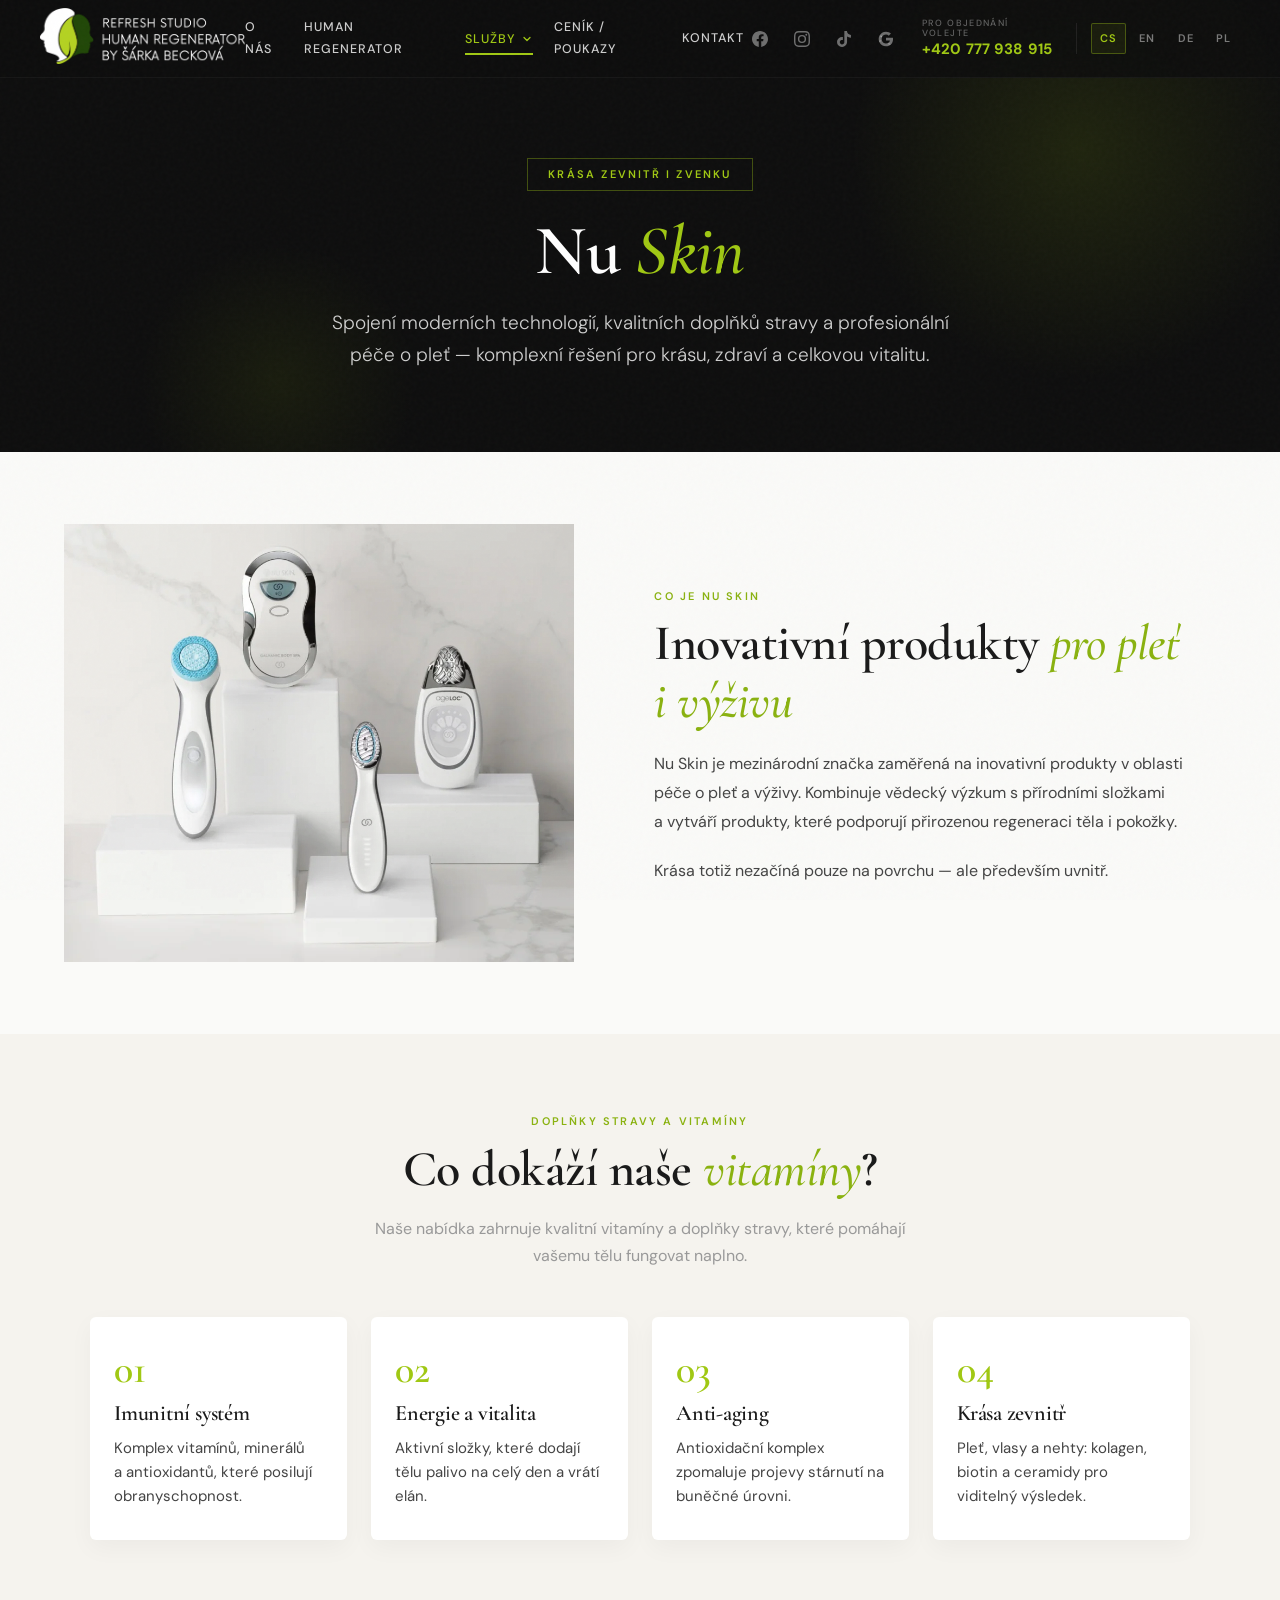
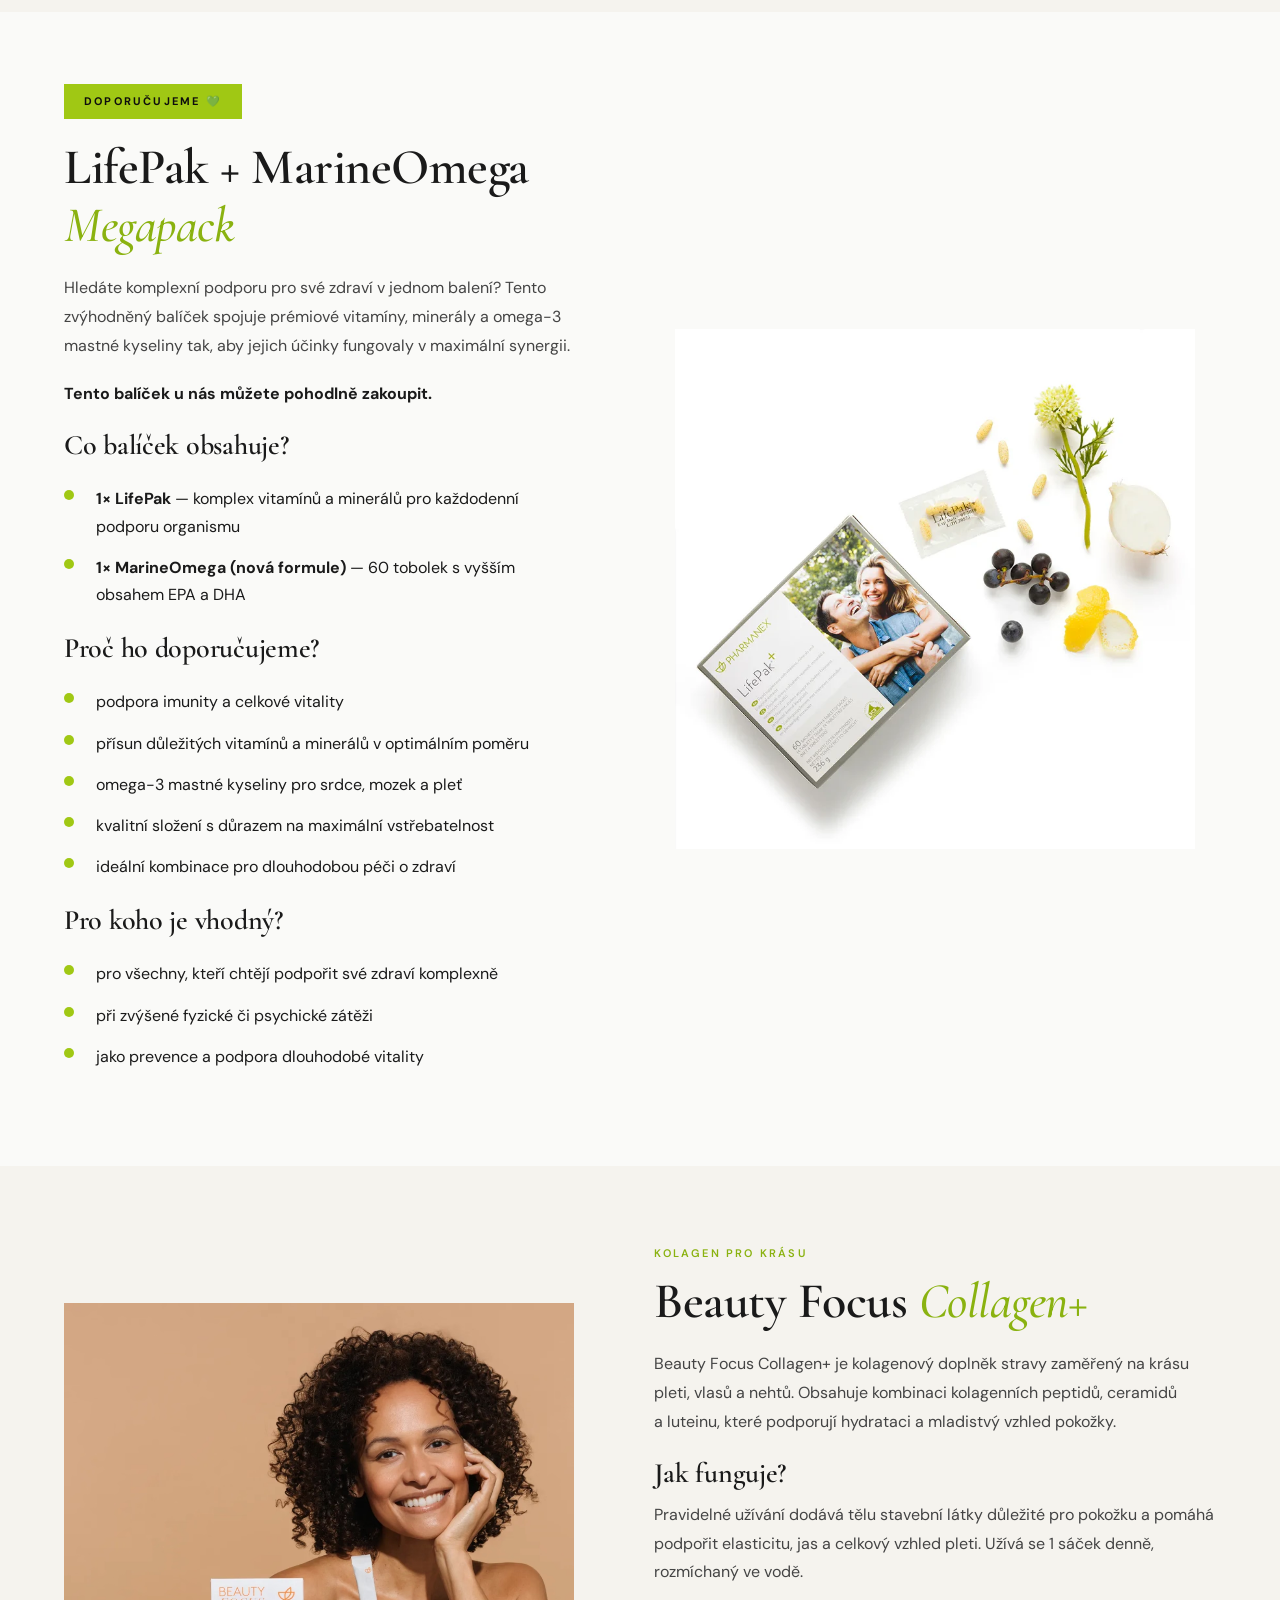
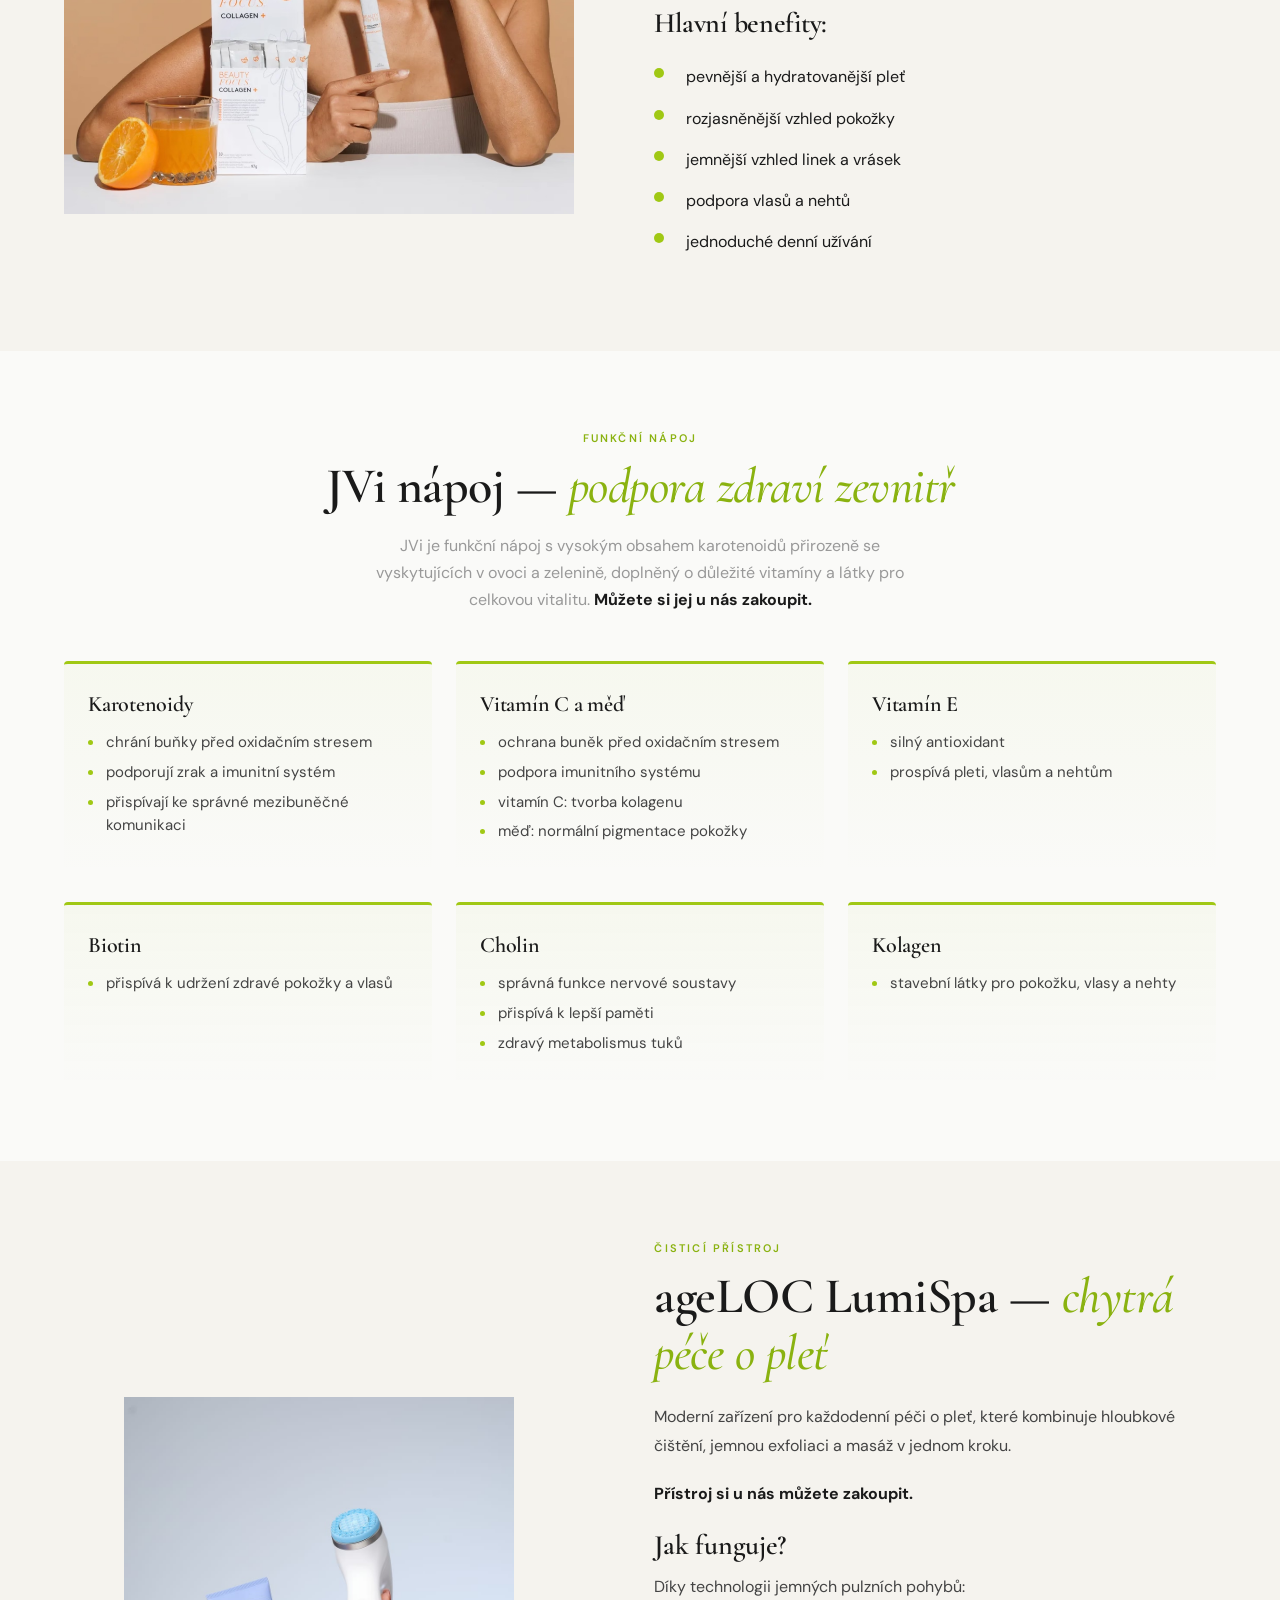
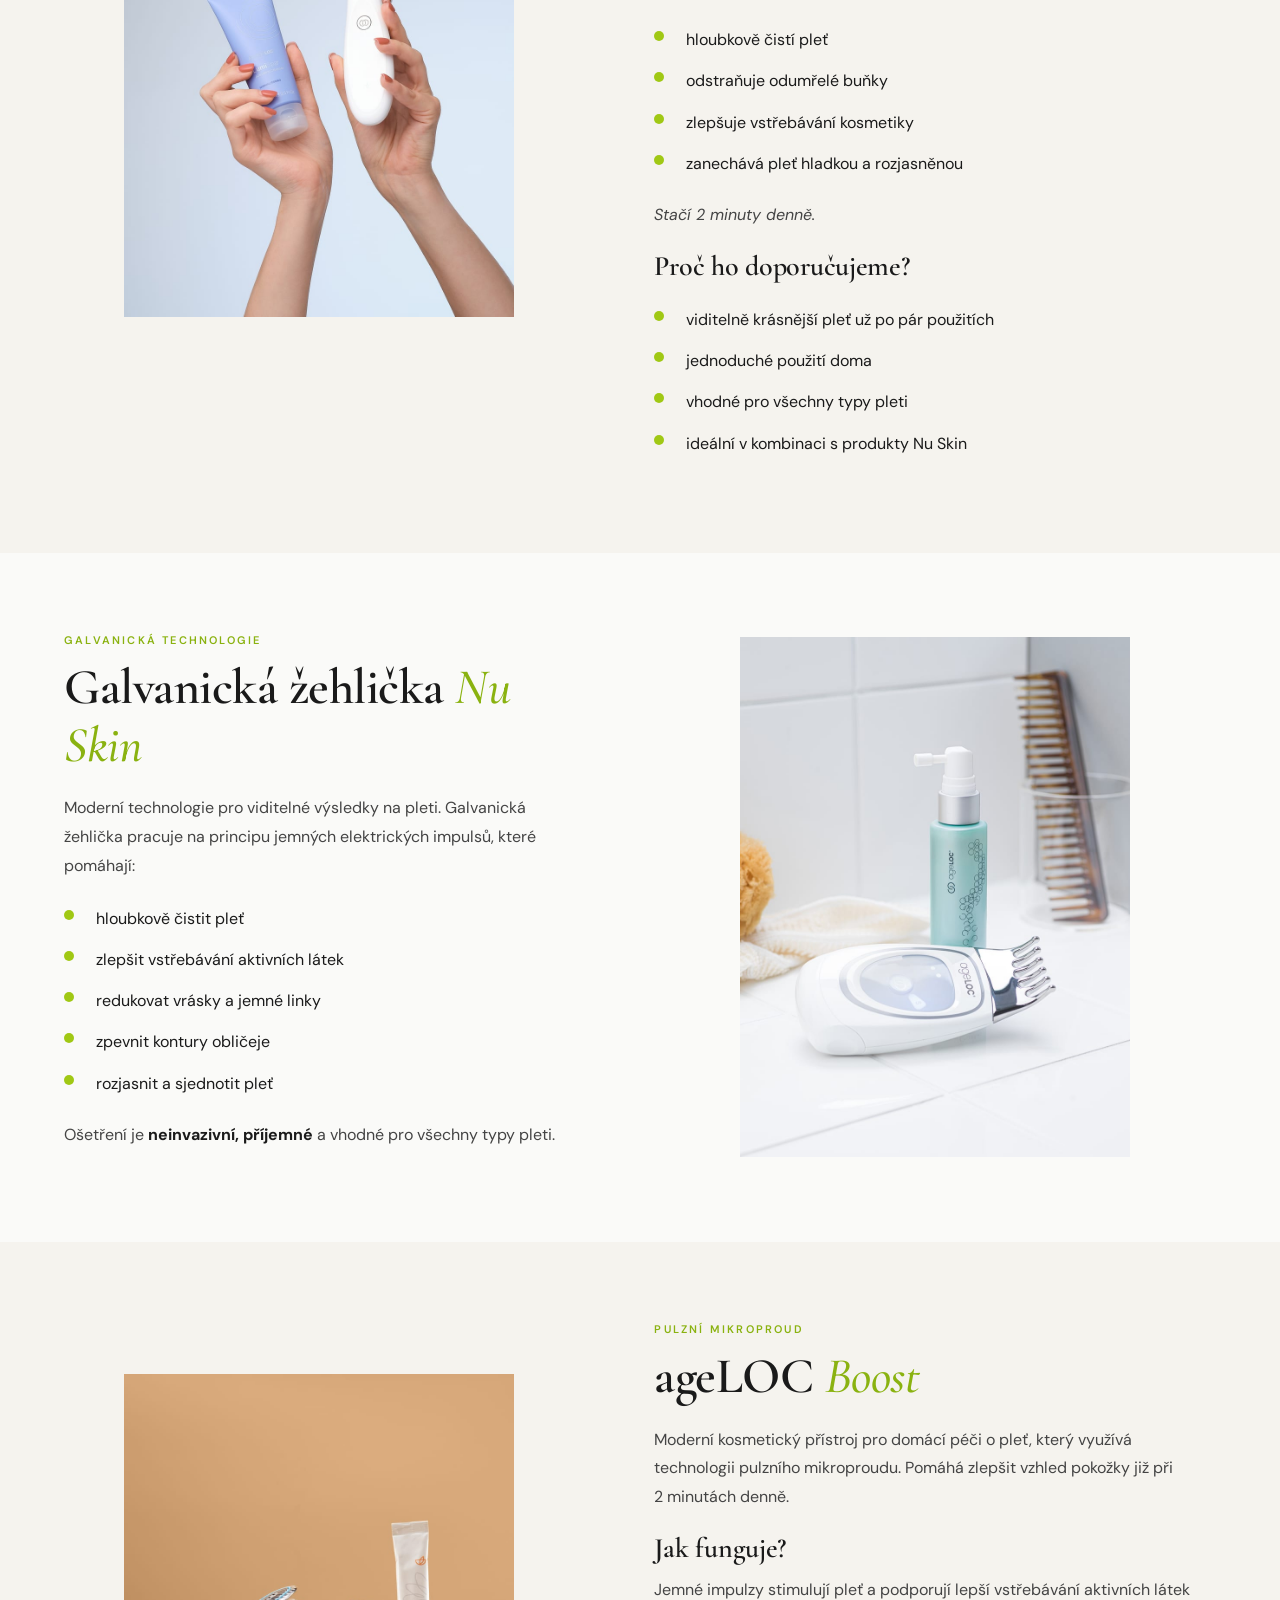
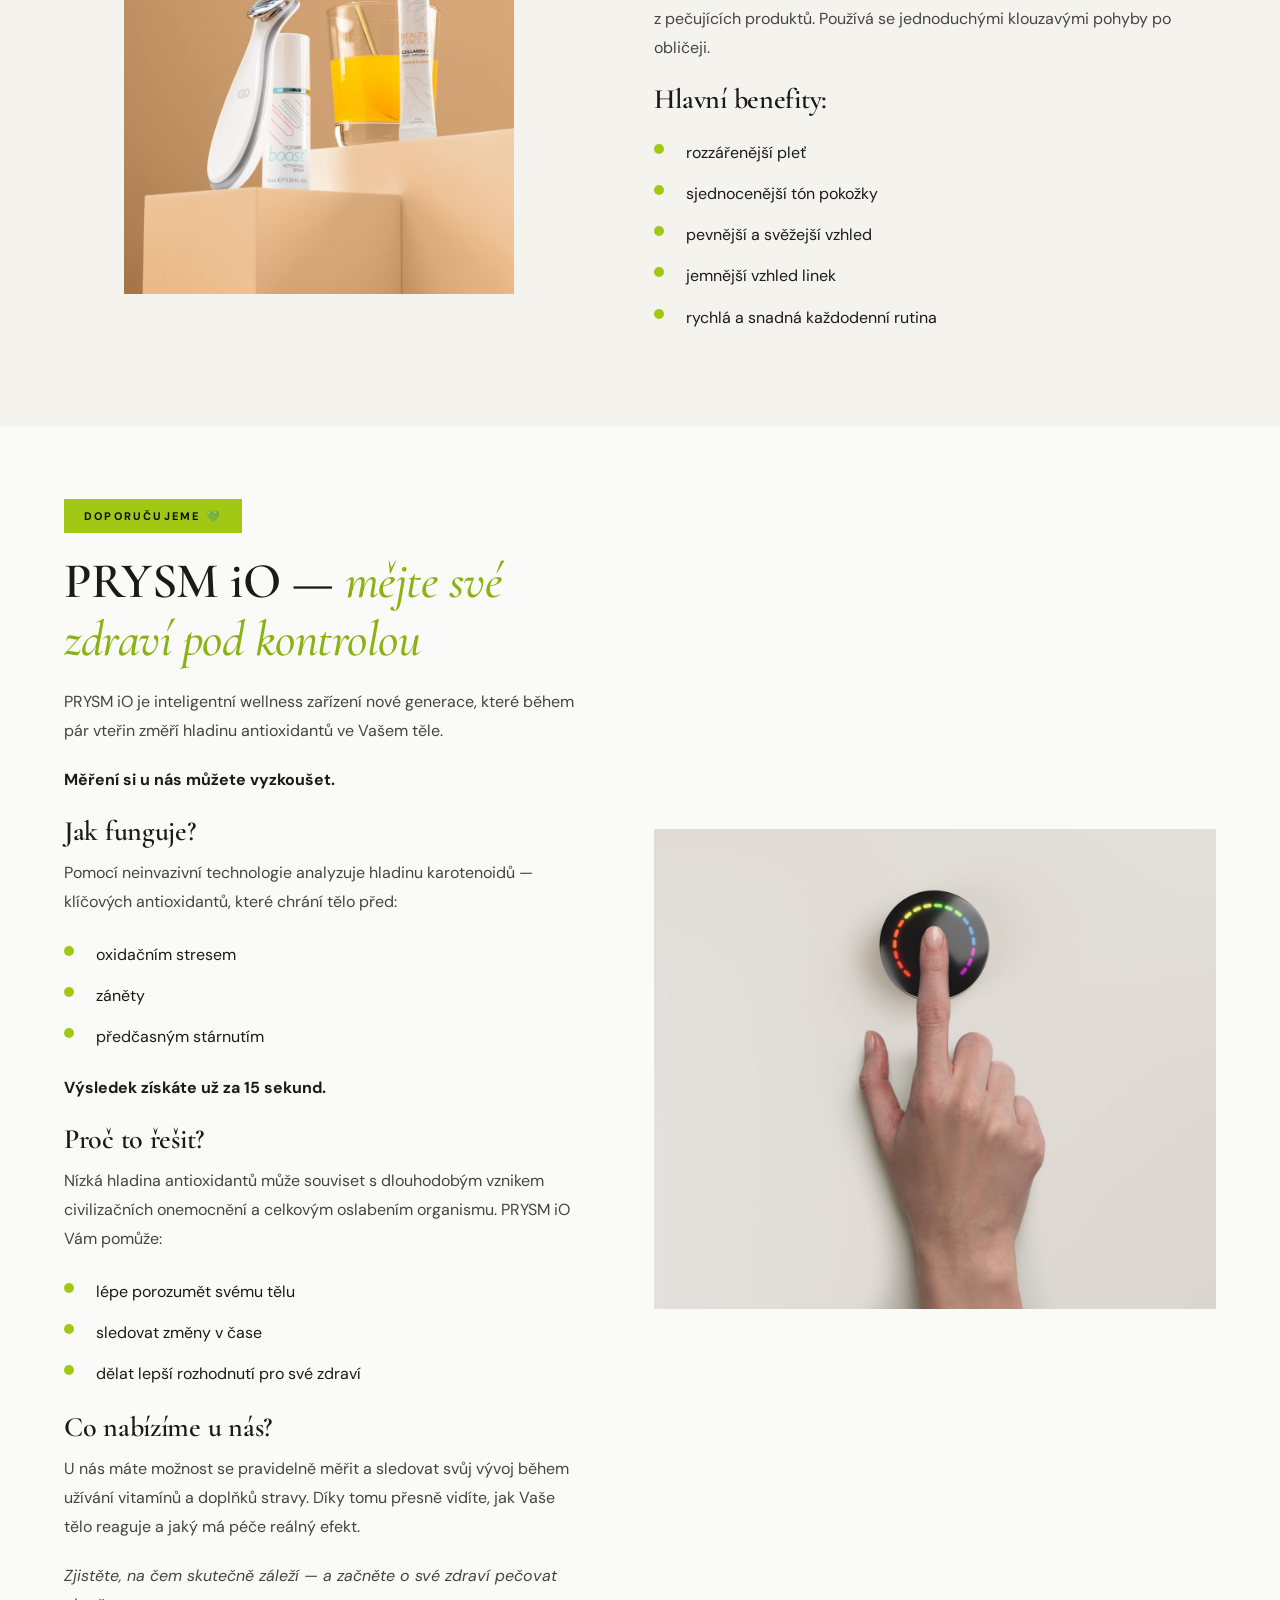
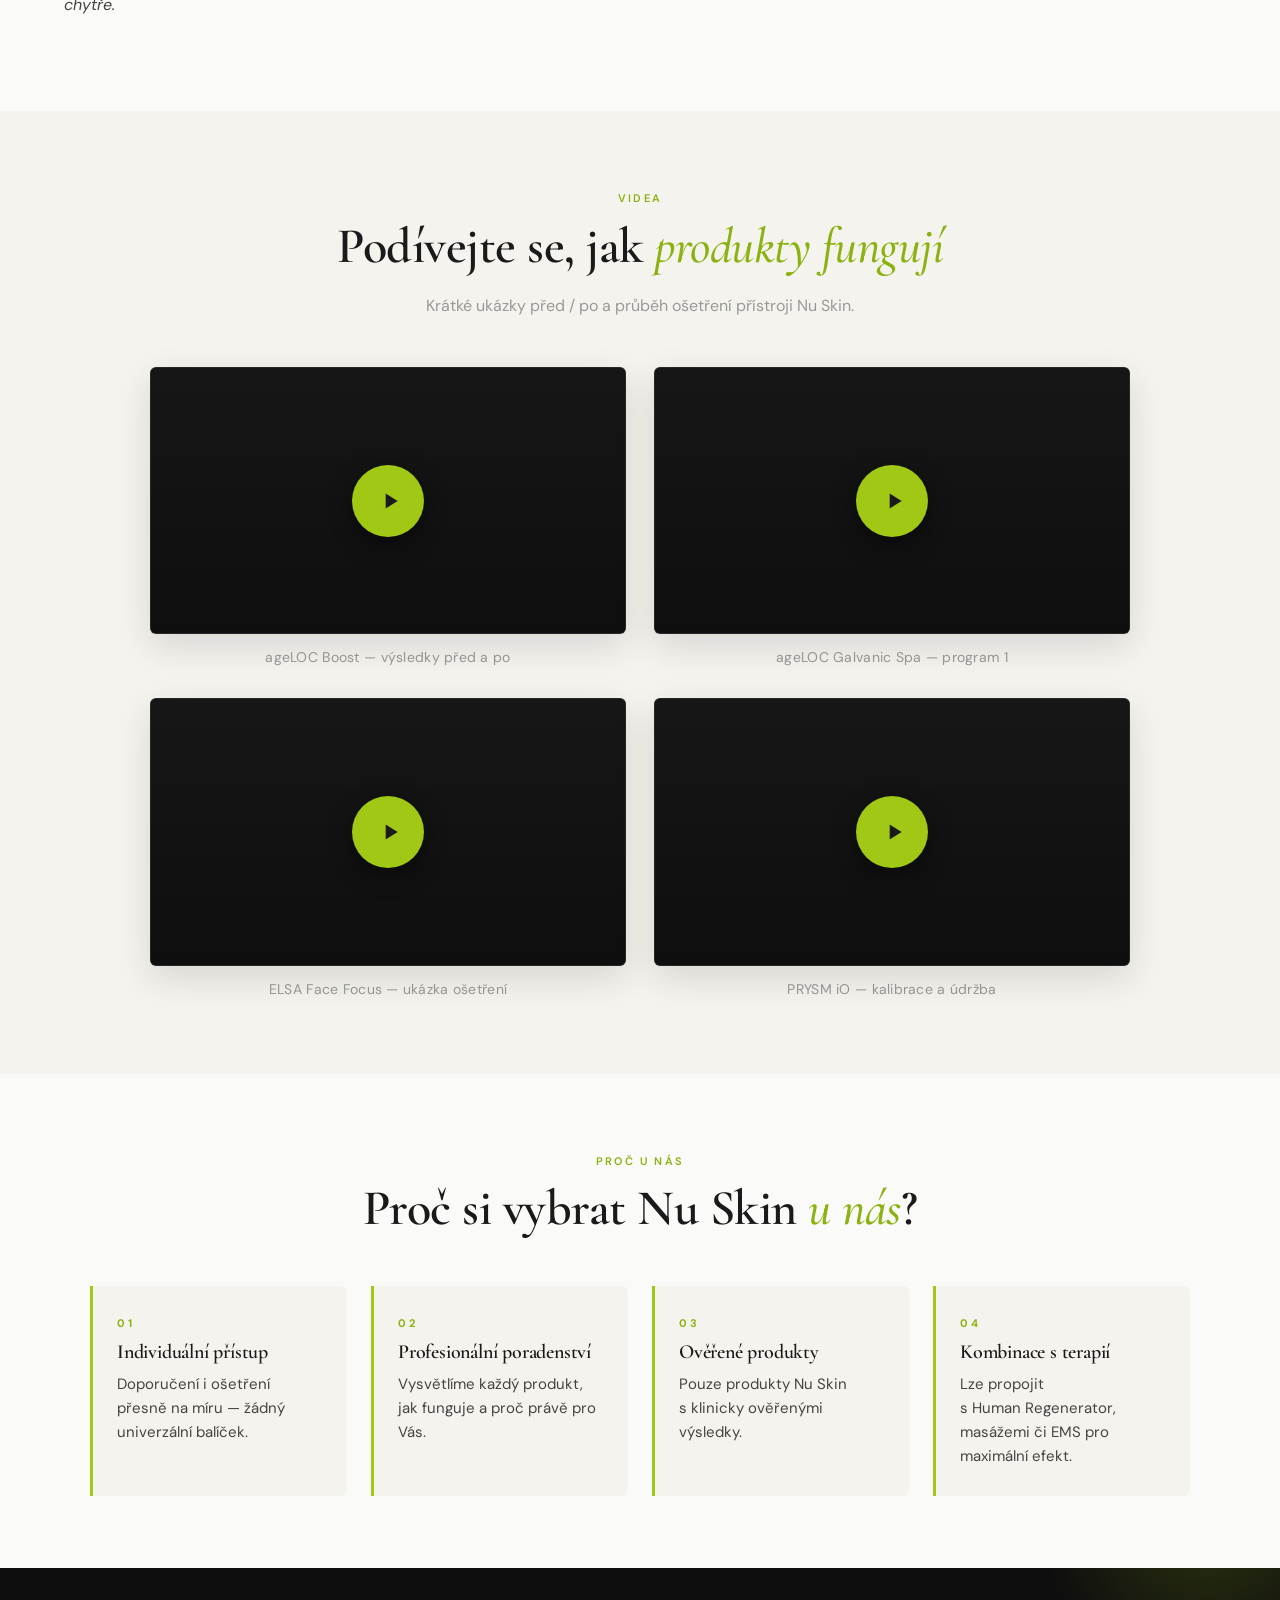
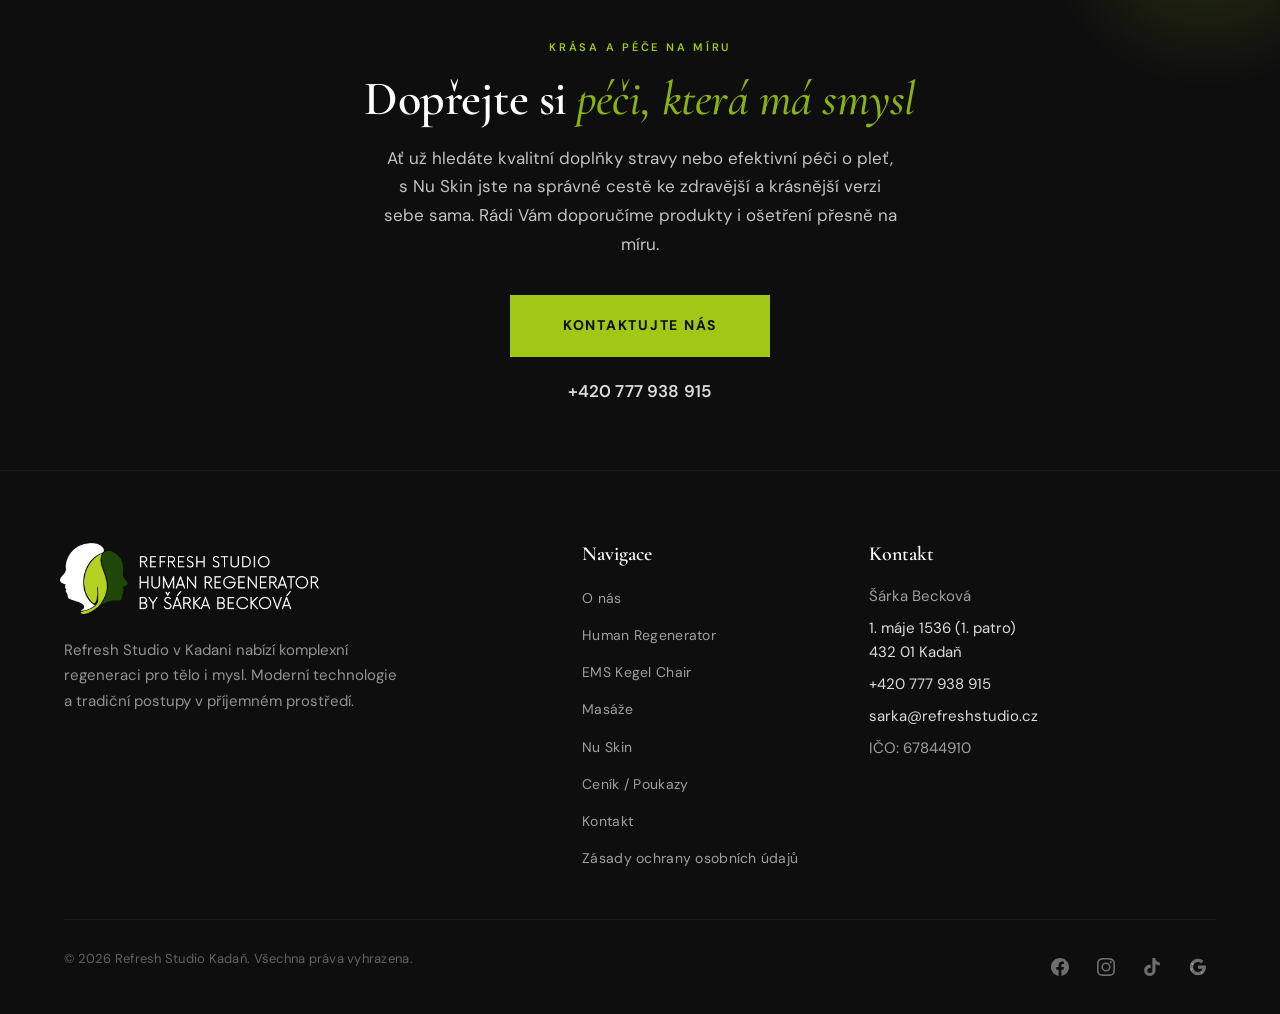
<file: nuskin.html>
<!DOCTYPE html>
<html lang="cs" data-i18n-title="nuskin.title">
<head>
  <meta charset="UTF-8">
  <meta name="viewport" content="width=device-width, initial-scale=1.0">

  <!-- Reveal safeguard (must stay high in <head>): sets html.js — which enables
       the scroll-fade start-state — and reveals content as it enters the viewport,
       independently of the main IntersectionObserver. Guarantees the page is never
       left blank below the hero if the reveal script is blocked, errors out, or the
       observer misbehaves (e.g. old iOS Safari on a very tall section). -->
  <script>
  (function (d, w) {
    d.documentElement.className += " js";
    function show(el) { el.classList.add("is-visible"); el.classList.add("visible"); }
    function sweep() {
      var n = d.querySelectorAll(".reveal:not(.is-visible), .fade-in:not(.is-visible)");
      var h = w.innerHeight || d.documentElement.clientHeight;
      for (var i = 0; i < n.length; i++) {
        if (n[i].getBoundingClientRect().top < h * 0.95) show(n[i]);
      }
    }
    function start() {
      sweep();
      w.addEventListener("scroll", sweep, { passive: true });
      w.addEventListener("resize", sweep, { passive: true });
    }
    if (d.readyState === "loading") d.addEventListener("DOMContentLoaded", start);
    else start();
  })(document, window);
  </script>
  <title>Nu Skin — krása a péče zevnitř i zvenku — Refresh Studio Kadaň</title>
  <meta name="description" content="Nu Skin v Refresh Studiu Kadaň — kvalitní doplňky stravy, profesionální péče o pleť, ageLOC LumiSpa, Galvanická žehlička, AgeLOC Boost a měření antioxidantů PRYSM iO.">

  <!-- ====== SEO META ====== -->
  <meta name="robots" content="index, follow, max-image-preview:large, max-snippet:-1, max-video-preview:-1">
  <meta name="author" content="Refresh Studio Kadaň">
  <meta name="theme-color" content="#A0C814">
  <link rel="manifest" href="/site.webmanifest">

  <meta name="geo.region" content="CZ-42">
  <meta name="geo.placename" content="Kadaň">
  <meta name="geo.position" content="50.378;13.272">
  <meta name="ICBM" content="50.378, 13.272">

  <link rel="icon" type="image/png" sizes="32x32" href="/images/favicon/favicon-32.png">
  <link rel="icon" type="image/png" sizes="16x16" href="/images/favicon/favicon-16.png">
  <link rel="apple-touch-icon" sizes="180x180" href="/images/favicon/favicon-180.png">

  <link rel="canonical" href="https://www.refreshstudio.cz/nuskin">
  <meta property="og:type" content="website">
  <meta property="og:url" content="https://www.refreshstudio.cz/nuskin">
  <meta property="og:title" content="Nu Skin — krása a péče zevnitř i zvenku — Refresh Studio Kadaň">
  <meta property="og:description" content="Nu Skin v Refresh Studiu Kadaň — kvalitní doplňky stravy, profesionální péče o pleť, ageLOC LumiSpa, Galvanická žehlička, AgeLOC Boost a měření antioxidantů PRYSM iO.">
  <meta property="og:image" content="https://www.refreshstudio.cz/images/og/og-default.jpg">
  <meta property="og:image:width" content="1200">
  <meta property="og:image:height" content="630">
  <meta property="og:image:alt" content="Refresh Studio Kadaň — komplexní péče a regenerace pro vaše tělo i mysl">
  <meta property="og:locale" content="cs_CZ">
  <meta property="og:site_name" content="Refresh Studio Kadaň">
  <meta name="twitter:card" content="summary_large_image">
  <meta name="twitter:title" content="Nu Skin — krása a péče zevnitř i zvenku — Refresh Studio Kadaň">
  <meta name="twitter:description" content="Nu Skin péče o pleť, doplňky stravy, ageLOC LumiSpa, PRYSM iO měření antioxidantů.">
  <meta name="twitter:image" content="https://www.refreshstudio.cz/images/og/og-default.jpg">

  <!-- ====== JSON-LD: LocalBusiness ====== -->
  <script type="application/ld+json">
  {
    "@context": "https://schema.org",
    "@type": ["HealthAndBeautyBusiness", "MassageTherapist"],
    "@id": "https://www.refreshstudio.cz/#localbusiness",
    "name": "Refresh Studio Kadaň",
    "url": "https://www.refreshstudio.cz/",
    "logo": "https://www.refreshstudio.cz/images/favicon/favicon-512.png",
    "image": "https://www.refreshstudio.cz/images/og/og-default.jpg",
    "telephone": "+420777938915",
    "email": "sarka@refreshstudio.cz",
    "priceRange": "$$",
    "address": { "@type": "PostalAddress", "streetAddress": "1. máje 1536", "addressLocality": "Kadaň", "postalCode": "432 01", "addressCountry": "CZ", "addressRegion": "Ústecký kraj" },
    "geo": { "@type": "GeoCoordinates", "latitude": 50.378, "longitude": 13.272 },
    "sameAs": ["https://www.facebook.com/share/1FpWVaxR13/", "https://www.instagram.com/humanregenerator.kadan", "https://www.tiktok.com/@human.regenerator"]
  }
  </script>

  <!-- ====== JSON-LD: Service — Nu Skin péče ====== -->
  <script type="application/ld+json">
  {
    "@context": "https://schema.org",
    "@type": "Service",
    "name": "Nu Skin — péče o pleť a doplňky stravy",
    "serviceType": "Kosmetické ošetření a doplňky stravy",
    "url": "https://www.refreshstudio.cz/nuskin",
    "description": "Profesionální péče o pleť pomocí Nu Skin technologií — ageLOC LumiSpa, Galvanická žehlička, AgeLOC Boost — a měření hladiny antioxidantů přístrojem PRYSM iO. Plus kvalitní doplňky stravy.",
    "provider": { "@id": "https://www.refreshstudio.cz/#localbusiness" },
    "areaServed": [
      { "@type": "City", "name": "Kadaň" },
      { "@type": "AdministrativeArea", "name": "Ústecký kraj" }
    ]
  }
  </script>

  <!-- ====== JSON-LD: BreadcrumbList ====== -->
  <script type="application/ld+json">
  {
    "@context": "https://schema.org",
    "@type": "BreadcrumbList",
    "itemListElement": [
      { "@type": "ListItem", "position": 1, "name": "Domů", "item": "https://www.refreshstudio.cz/" },
      { "@type": "ListItem", "position": 2, "name": "Nu Skin", "item": "https://www.refreshstudio.cz/nuskin" }
    ]
  }
  </script>

  <link rel="preconnect" href="https://fonts.googleapis.com">
  <link rel="preconnect" href="https://fonts.gstatic.com" crossorigin>
  <link href="https://fonts.googleapis.com/css2?family=Cormorant+Garamond:ital,wght@0,400;0,500;0,600;0,700;1,400;1,500&family=DM+Sans:ital,wght@0,300;0,400;0,500;0,600;0,700;1,300;1,400&display=swap" rel="stylesheet">

  <link rel="stylesheet" href="css/style.css?v=20260714-2">
  <link rel="stylesheet" href="css/pages.css?v=20260714-2">
</head>
<body>

  <a href="#main" class="skip-link" data-i18n="nav.skip_link">Přeskočit na obsah</a>

  <header class="site-header" id="navbar">
    <div class="header-inner">
      <a href="/" class="site-logo site-logo--nav">
        <img src="images/logo/refresh-studio-nav.png" alt="Refresh Studio Kadaň — Human Regenerator by Šárka Becková">
      </a>
      <nav class="main-nav" id="mainNav" aria-label="Hlavní navigace">
        <ul class="main-nav__list">
          <li><a href="/" class="main-nav__link" data-i18n="nav.about">O nás</a></li>
          <li><a href="/human-regenerator" class="main-nav__link" data-i18n="nav.hr">Human Regenerator</a></li>
          <li class="main-nav__item--dropdown">
            <button type="button" class="main-nav__link main-nav__dropdown-toggle main-nav__link--active" aria-expanded="false" aria-haspopup="true" data-i18n="nav.services">
              Služby
              <svg class="main-nav__chevron" viewBox="0 0 24 24" width="12" height="12" fill="none" stroke="currentColor" stroke-width="2.5" stroke-linecap="round" stroke-linejoin="round" aria-hidden="true"><path d="M6 9l6 6 6-6"/></svg>
            </button>
            <ul class="main-nav__dropdown">
              <li><a href="/ems-kegel-chair" class="main-nav__dropdown-link" data-i18n="nav.kegel">EMS Kegel Chair</a></li>
              <li><a href="/masaze" class="main-nav__dropdown-link" data-i18n="nav.masaze">Masáže</a></li>
              <li><a href="/nuskin" class="main-nav__dropdown-link main-nav__dropdown-link--active" data-i18n="nav.nuskin">Nu Skin</a></li>
            </ul>
          </li>
          <li><a href="/cenik" class="main-nav__link" data-i18n="nav.cenik">Ceník / Poukazy</a></li>
          <li><a href="/kontakt" class="main-nav__link" data-i18n="nav.kontakt">Kontakt</a></li>
        </ul>
        <div class="mobile-nav-cta">
          <a href="tel:+420777938915" class="mobile-nav-cta__phone">
            <svg viewBox="0 0 24 24" width="20" height="20" fill="currentColor" aria-hidden="true"><path d="M20 15.5c-1.25 0-2.45-.2-3.57-.57a1 1 0 00-1.02.24l-2.2 2.2a15.07 15.07 0 01-6.6-6.59l2.2-2.21a1 1 0 00.24-1.01A11.36 11.36 0 018.5 4a1 1 0 00-1-1H4a1 1 0 00-1 1 17 17 0 0017 17 1 1 0 001-1v-3.5a1 1 0 00-1-1z"/></svg>
            +420&nbsp;777&nbsp;938&nbsp;915
          </a>
          <a href="/kontakt" class="btn btn--primary mobile-nav-cta__btn" data-i18n="nav.book_btn">Objednat se</a>
          <div class="lang-switch lang-switch--mobile" aria-label="Language">
            <a href="#" data-lang="cs" class="lang-active">CS</a>
            <a href="#" data-lang="en">EN</a>
            <a href="#" data-lang="de">DE</a>
            <a href="#" data-lang="pl">PL</a>
          </div>
        </div>
      </nav>
      <div class="header-right">
        <div class="social-icons">
          <a href="https://www.facebook.com/share/1FpWVaxR13/" target="_blank" rel="noopener noreferrer" class="social-icons__link" aria-label="Facebook"><svg viewBox="0 0 24 24" aria-hidden="true"><path d="M24 12.073c0-6.627-5.373-12-12-12s-12 5.373-12 12c0 5.99 4.388 10.954 10.125 11.854v-8.385H7.078v-3.47h3.047V9.43c0-3.007 1.792-4.669 4.533-4.669 1.312 0 2.686.235 2.686.235v2.953H15.83c-1.491 0-1.956.925-1.956 1.874v2.25h3.328l-.532 3.47h-2.796v8.385C19.612 23.027 24 18.062 24 12.073z"/></svg></a>
          <a href="https://www.instagram.com/humanregenerator.kadan" target="_blank" rel="noopener noreferrer" class="social-icons__link" aria-label="Instagram"><svg viewBox="0 0 24 24" aria-hidden="true"><path d="M12 2.163c3.204 0 3.584.012 4.85.07 3.252.148 4.771 1.691 4.919 4.919.058 1.265.069 1.645.069 4.849 0 3.205-.012 3.584-.069 4.849-.149 3.225-1.664 4.771-4.919 4.919-1.266.058-1.644.07-4.85.07-3.204 0-3.584-.012-4.849-.07-3.26-.149-4.771-1.699-4.919-4.92-.058-1.265-.07-1.644-.07-4.849 0-3.204.013-3.583.07-4.849.149-3.227 1.664-4.771 4.919-4.919 1.266-.057 1.645-.069 4.849-.069zM12 0C8.741 0 8.333.014 7.053.072 2.695.272.273 2.69.073 7.052.014 8.333 0 8.741 0 12c0 3.259.014 3.668.072 4.948.2 4.358 2.618 6.78 6.98 6.98C8.333 23.986 8.741 24 12 24c3.259 0 3.668-.014 4.948-.072 4.354-.2 6.782-2.618 6.979-6.98.059-1.28.073-1.689.073-4.948 0-3.259-.014-3.667-.072-4.947-.196-4.354-2.617-6.78-6.979-6.98C15.668.014 15.259 0 12 0zm0 5.838a6.162 6.162 0 100 12.324 6.162 6.162 0 000-12.324zM12 16a4 4 0 110-8 4 4 0 010 8zm6.406-11.845a1.44 1.44 0 100 2.881 1.44 1.44 0 000-2.881z"/></svg></a>
          <a href="https://www.tiktok.com/@human.regenerator" target="_blank" rel="noopener noreferrer" class="social-icons__link" aria-label="TikTok"><svg viewBox="0 0 24 24" aria-hidden="true"><path d="M12.525.02c1.31-.02 2.61-.01 3.91-.02.08 1.53.63 3.09 1.75 4.17 1.12 1.11 2.7 1.62 4.24 1.79v4.03c-1.44-.05-2.89-.35-4.2-.97-.57-.26-1.1-.59-1.62-.93-.01 2.92.01 5.84-.02 8.75-.08 1.4-.54 2.79-1.35 3.94-1.31 1.92-3.58 3.17-5.91 3.21-1.43.08-2.86-.31-4.08-1.03-2.02-1.19-3.44-3.37-3.65-5.71-.02-.5-.03-1-.01-1.49.18-1.9 1.12-3.72 2.58-4.96 1.66-1.44 3.98-2.13 6.15-1.72.02 1.48-.04 2.96-.04 4.44-.99-.32-2.15-.23-3.02.37-.63.41-1.11 1.04-1.36 1.75-.21.51-.15 1.07-.14 1.61.24 1.64 1.82 3.02 3.5 2.87 1.12-.01 2.19-.66 2.77-1.61.19-.33.4-.67.41-1.06.1-1.79.06-3.57.07-5.36.01-4.03-.01-8.05.02-12.07z"/></svg></a>
          <a href="#" class="social-icons__link" aria-label="Google Recenze"><svg viewBox="0 0 24 24" aria-hidden="true"><path d="M22.56 12.25c0-.78-.07-1.53-.2-2.25H12v4.26h5.92a5.06 5.06 0 01-2.2 3.32v2.77h3.57c2.08-1.92 3.28-4.74 3.28-8.1z"/><path d="M12 23c2.97 0 5.46-.98 7.28-2.66l-3.57-2.77c-.98.66-2.23 1.06-3.71 1.06-2.86 0-5.29-1.93-6.16-4.53H2.18v2.84C3.99 20.53 7.7 23 12 23z"/><path d="M5.84 14.09c-.22-.66-.35-1.36-.35-2.09s.13-1.43.35-2.09V7.07H2.18C1.43 8.55 1 10.22 1 12s.43 3.45 1.18 4.93l2.85-2.22.81-.62z"/><path d="M12 5.38c1.62 0 3.06.56 4.21 1.64l3.15-3.15C17.45 2.09 14.97 1 12 1 7.7 1 3.99 3.47 2.18 7.07l3.66 2.84c.87-2.6 3.3-4.53 6.16-4.53z"/></svg></a>
        </div>
        <div class="header-phone">
          <span class="header-phone__label" data-i18n="nav.phone_label">Pro objednání volejte</span>
          <a href="tel:+420777938915">+420&nbsp;777&nbsp;938&nbsp;915</a>
        </div>
        <div class="lang-switch" aria-label="Language">
          <a href="#" data-lang="cs" class="lang-active">CS</a>
          <a href="#" data-lang="en">EN</a>
          <a href="#" data-lang="de">DE</a>
          <a href="#" data-lang="pl">PL</a>
        </div>
        <button type="button" class="nav-toggle" data-i18n-aria="a11y.menu" aria-label="Otevřít menu" aria-expanded="false" aria-controls="mainNav">
          <span class="nav-toggle__bar"></span>
          <span class="nav-toggle__bar"></span>
          <span class="nav-toggle__bar"></span>
        </button>
      </div>
    </div>
  </header>

  <main id="main">

    <!-- ====== PAGE HERO ====== -->
    <section class="page-hero section--dark">
      <div class="container">
        <span class="page-hero__tag" data-i18n="nuskin.hero.tag">Krása zevnitř i zvenku</span>
        <h1 data-i18n="nuskin.hero.h1" data-i18n-html="1">Nu&nbsp;<em>Skin</em></h1>
        <p class="page-hero__subtitle" data-i18n="nuskin.hero.sub">Spojení moderních technologií, kvalitních doplňků stravy a&nbsp;profesionální péče o&nbsp;pleť — komplexní řešení pro krásu, zdraví a&nbsp;celkovou vitalitu.</p>
      </div>
    </section>

    <!-- ====== INTRO ====== -->
    <section class="content-block reveal">
      <div class="container">
        <div class="content-block__grid">
          <div class="content-block__media content-block__media--natural">
            <img src="images/nuskin/nuskin-pristroje-overview.webp" alt="Nu Skin přístroje — kompletní řada zařízení pro péči o pleť" loading="lazy">
          </div>
          <div class="content-block__body">
            <span class="section-label" data-i18n="nuskin.intro.label">Co je Nu Skin</span>
            <h2 data-i18n="nuskin.intro.h2" data-i18n-html="1">Inovativní produkty <em>pro pleť i&nbsp;výživu</em></h2>
            <p data-i18n="nuskin.intro.p1">Nu Skin je mezinárodní značka zaměřená na inovativní produkty v&nbsp;oblasti péče o&nbsp;pleť a&nbsp;výživy. Kombinuje vědecký výzkum s&nbsp;přírodními složkami a&nbsp;vytváří produkty, které podporují přirozenou regeneraci těla i&nbsp;pokožky.</p>
            <p data-i18n="nuskin.intro.p2">Krása totiž nezačíná pouze na povrchu — ale především uvnitř.</p>
          </div>
        </div>
      </div>
    </section>

    <!-- ====== DOPLŇKY STRAVY — pillar grid ====== -->
    <section class="section section--beige reveal">
      <div class="container">
        <div class="text-center">
          <span class="section-label" data-i18n="nuskin.supps.label">Doplňky stravy a vitamíny</span>
          <h2 data-i18n="nuskin.supps.h2" data-i18n-html="1">Co dokáží naše <em>vitamíny</em>?</h2>
          <p class="section-subtitle mx-auto" data-i18n="nuskin.supps.intro">Naše nabídka zahrnuje kvalitní vitamíny a&nbsp;doplňky stravy, které pomáhají vašemu tělu fungovat naplno.</p>
        </div>
        <div class="pillar-grid">
          <div class="pillar-card">
            <div class="pillar-card__num">01</div>
            <h3 data-i18n="nuskin.supps.l1">Imunitní systém</h3>
            <p data-i18n="nuskin.supps.l1.p">Komplex vitamínů, minerálů a&nbsp;antioxidantů, které posilují obranyschopnost.</p>
          </div>
          <div class="pillar-card">
            <div class="pillar-card__num">02</div>
            <h3 data-i18n="nuskin.supps.l2">Energie a vitalita</h3>
            <p data-i18n="nuskin.supps.l2.p">Aktivní složky, které dodají tělu palivo na celý den a&nbsp;vrátí elán.</p>
          </div>
          <div class="pillar-card">
            <div class="pillar-card__num">03</div>
            <h3 data-i18n="nuskin.supps.l3">Anti-aging</h3>
            <p data-i18n="nuskin.supps.l3.p">Antioxidační komplex zpomaluje projevy stárnutí na buněčné úrovni.</p>
          </div>
          <div class="pillar-card">
            <div class="pillar-card__num">04</div>
            <h3 data-i18n="nuskin.supps.l4">Krása zevnitř</h3>
            <p data-i18n="nuskin.supps.l4.p">Pleť, vlasy a&nbsp;nehty: kolagen, biotin a&nbsp;ceramidy pro viditelný výsledek.</p>
          </div>
        </div>
      </div>
    </section>

    <!-- ====== LIFEPAK + MARINEOMEGA ====== -->
    <section class="content-block reveal">
      <div class="container">
        <div class="content-block__grid">
          <div class="content-block__body">
            <span class="hr-feature__badge" data-i18n="nuskin.lifepak.badge">Doporučujeme 💚</span>
            <h2 data-i18n="nuskin.lifepak.h2" data-i18n-html="1">LifePak + MarineOmega <em>Megapack</em></h2>
            <p data-i18n="nuskin.lifepak.p1">Hledáte komplexní podporu pro své zdraví v&nbsp;jednom balení? Tento zvýhodněný balíček spojuje prémiové vitamíny, minerály a&nbsp;omega-3 mastné kyseliny tak, aby jejich účinky fungovaly v&nbsp;maximální synergii.</p>
            <p data-i18n="nuskin.lifepak.p2"><strong>Tento balíček u&nbsp;nás můžete pohodlně zakoupit.</strong></p>

            <h3 data-i18n="nuskin.lifepak.h3a">Co balíček obsahuje?</h3>
            <ul class="benefits-list">
              <li data-i18n="nuskin.lifepak.l1"><strong>1× LifePak</strong> — komplex vitamínů a&nbsp;minerálů pro každodenní podporu organismu</li>
              <li data-i18n="nuskin.lifepak.l2"><strong>1× MarineOmega (nová formule)</strong> — 60&nbsp;tobolek s&nbsp;vyšším obsahem EPA a&nbsp;DHA</li>
            </ul>

            <h3 data-i18n="nuskin.lifepak.h3b">Proč ho doporučujeme?</h3>
            <ul class="benefits-list">
              <li data-i18n="nuskin.lifepak.b1">podpora imunity a&nbsp;celkové vitality</li>
              <li data-i18n="nuskin.lifepak.b2">přísun důležitých vitamínů a&nbsp;minerálů v&nbsp;optimálním poměru</li>
              <li data-i18n="nuskin.lifepak.b3">omega-3 mastné kyseliny pro srdce, mozek a&nbsp;pleť</li>
              <li data-i18n="nuskin.lifepak.b4">kvalitní složení s&nbsp;důrazem na maximální vstřebatelnost</li>
              <li data-i18n="nuskin.lifepak.b5">ideální kombinace pro dlouhodobou péči o&nbsp;zdraví</li>
            </ul>

            <h3 data-i18n="nuskin.lifepak.h3c">Pro koho je vhodný?</h3>
            <ul class="benefits-list">
              <li data-i18n="nuskin.lifepak.c1">pro všechny, kteří chtějí podpořit své zdraví komplexně</li>
              <li data-i18n="nuskin.lifepak.c2">při zvýšené fyzické či psychické zátěži</li>
              <li data-i18n="nuskin.lifepak.c3">jako prevence a&nbsp;podpora dlouhodobé vitality</li>
            </ul>
          </div>
          <div class="content-block__media content-block__media--natural">
            <img src="images/nuskin/lifepak-marineomega.webp" alt="LifePak + MarineOmega Megapack od Nu Skin / Pharmanex" loading="lazy">
          </div>
        </div>
      </div>
    </section>

    <!-- ====== BEAUTY FOCUS COLLAGEN+ ====== -->
    <section class="content-block section--beige reveal">
      <div class="container">
        <div class="content-block__grid">
          <div class="content-block__media content-block__media--natural">
            <img src="images/nuskin/collagen.avif" alt="Beauty Focus Collagen+ — kolagenový doplněk stravy Nu Skin" loading="lazy">
          </div>
          <div class="content-block__body">
            <span class="section-label" data-i18n="nuskin.collagen.label">Kolagen pro krásu</span>
            <h2 data-i18n="nuskin.collagen.h2" data-i18n-html="1">Beauty Focus <em>Collagen+</em></h2>
            <p data-i18n="nuskin.collagen.p1">Beauty Focus Collagen+ je kolagenový doplněk stravy zaměřený na krásu pleti, vlasů a&nbsp;nehtů. Obsahuje kombinaci kolagenních peptidů, ceramidů a&nbsp;luteinu, které podporují hydrataci a&nbsp;mladistvý vzhled pokožky.</p>

            <h3 data-i18n="nuskin.collagen.h3a">Jak funguje?</h3>
            <p data-i18n="nuskin.collagen.p2">Pravidelné užívání dodává tělu stavební látky důležité pro pokožku a&nbsp;pomáhá podpořit elasticitu, jas a&nbsp;celkový vzhled pleti. Užívá se 1&nbsp;sáček denně, rozmíchaný ve vodě.</p>

            <h3 data-i18n="nuskin.collagen.h3b">Hlavní benefity:</h3>
            <ul class="benefits-list">
              <li data-i18n="nuskin.collagen.b1">pevnější a&nbsp;hydratovanější pleť</li>
              <li data-i18n="nuskin.collagen.b2">rozjasněnější vzhled pokožky</li>
              <li data-i18n="nuskin.collagen.b3">jemnější vzhled linek a&nbsp;vrásek</li>
              <li data-i18n="nuskin.collagen.b4">podpora vlasů a&nbsp;nehtů</li>
              <li data-i18n="nuskin.collagen.b5">jednoduché denní užívání</li>
            </ul>
          </div>
        </div>
      </div>
    </section>

    <!-- ====== JVi NÁPOJ ====== -->
    <section class="section reveal">
      <div class="container">
        <div class="text-center">
          <span class="section-label" data-i18n="nuskin.jvi.label">Funkční nápoj</span>
          <h2 data-i18n="nuskin.jvi.h2" data-i18n-html="1">JVi nápoj — <em>podpora zdraví zevnitř</em></h2>
          <p class="section-subtitle mx-auto" data-i18n="nuskin.jvi.p1">JVi je funkční nápoj s&nbsp;vysokým obsahem karotenoidů přirozeně se vyskytujících v&nbsp;ovoci a&nbsp;zelenině, doplněný o&nbsp;důležité vitamíny a&nbsp;látky pro celkovou vitalitu. <strong>Můžete si jej u&nbsp;nás zakoupit.</strong></p>
        </div>

        <div class="jvi-grid">
          <article class="jvi-card">
            <h3 data-i18n="nuskin.jvi.k.h">Karotenoidy</h3>
            <ul>
              <li data-i18n="nuskin.jvi.k.l1">chrání buňky před oxidačním stresem</li>
              <li data-i18n="nuskin.jvi.k.l2">podporují zrak a&nbsp;imunitní systém</li>
              <li data-i18n="nuskin.jvi.k.l3">přispívají ke správné mezibuněčné komunikaci</li>
            </ul>
          </article>
          <article class="jvi-card">
            <h3 data-i18n="nuskin.jvi.cm.h">Vitamín C a&nbsp;měď</h3>
            <ul>
              <li data-i18n="nuskin.jvi.cm.l1">ochrana buněk před oxidačním stresem</li>
              <li data-i18n="nuskin.jvi.cm.l2">podpora imunitního systému</li>
              <li data-i18n="nuskin.jvi.cm.l3">vitamín C: tvorba kolagenu</li>
              <li data-i18n="nuskin.jvi.cm.l4">měď: normální pigmentace pokožky</li>
            </ul>
          </article>
          <article class="jvi-card">
            <h3 data-i18n="nuskin.jvi.e.h">Vitamín E</h3>
            <ul>
              <li data-i18n="nuskin.jvi.e.l1">silný antioxidant</li>
              <li data-i18n="nuskin.jvi.e.l2">prospívá pleti, vlasům a&nbsp;nehtům</li>
            </ul>
          </article>
          <article class="jvi-card">
            <h3 data-i18n="nuskin.jvi.b.h">Biotin</h3>
            <ul>
              <li data-i18n="nuskin.jvi.b.l1">přispívá k&nbsp;udržení zdravé pokožky a&nbsp;vlasů</li>
            </ul>
          </article>
          <article class="jvi-card">
            <h3 data-i18n="nuskin.jvi.ch.h">Cholin</h3>
            <ul>
              <li data-i18n="nuskin.jvi.ch.l1">správná funkce nervové soustavy</li>
              <li data-i18n="nuskin.jvi.ch.l2">přispívá k&nbsp;lepší paměti</li>
              <li data-i18n="nuskin.jvi.ch.l3">zdravý metabolismus tuků</li>
            </ul>
          </article>
          <article class="jvi-card">
            <h3 data-i18n="nuskin.jvi.kol.h">Kolagen</h3>
            <ul>
              <li data-i18n="nuskin.jvi.kol.p">stavební látky pro pokožku, vlasy a&nbsp;nehty</li>
            </ul>
          </article>
        </div>
      </div>
    </section>

    <!-- ====== ageLOC LumiSpa ====== -->
    <section class="content-block section--beige reveal">
      <div class="container">
        <div class="content-block__grid">
          <div class="content-block__media content-block__media--natural">
            <img src="images/nuskin/ageloc-lumispa.jpg" alt="ageLOC LumiSpa — chytrá péče o pleť, čisticí přístroj Nu Skin" loading="lazy">
          </div>
          <div class="content-block__body">
            <span class="section-label" data-i18n="nuskin.lumispa.label">Čisticí přístroj</span>
            <h2 data-i18n="nuskin.lumispa.h2" data-i18n-html="1">ageLOC LumiSpa — <em>chytrá péče o&nbsp;pleť</em></h2>
            <p data-i18n="nuskin.lumispa.p1">Moderní zařízení pro každodenní péči o&nbsp;pleť, které kombinuje hloubkové čištění, jemnou exfoliaci a&nbsp;masáž v&nbsp;jednom kroku.</p>
            <p data-i18n="nuskin.lumispa.p2"><strong>Přístroj si u&nbsp;nás můžete zakoupit.</strong></p>

            <h3 data-i18n="nuskin.lumispa.h3a">Jak funguje?</h3>
            <p data-i18n="nuskin.lumispa.p3">Díky technologii jemných pulzních pohybů:</p>
            <ul class="benefits-list">
              <li data-i18n="nuskin.lumispa.l1">hloubkově čistí pleť</li>
              <li data-i18n="nuskin.lumispa.l2">odstraňuje odumřelé buňky</li>
              <li data-i18n="nuskin.lumispa.l3">zlepšuje vstřebávání kosmetiky</li>
              <li data-i18n="nuskin.lumispa.l4">zanechává pleť hladkou a&nbsp;rozjasněnou</li>
            </ul>
            <p data-i18n="nuskin.lumispa.p4"><em>Stačí 2&nbsp;minuty denně.</em></p>

            <h3 data-i18n="nuskin.lumispa.h3b">Proč ho doporučujeme?</h3>
            <ul class="benefits-list">
              <li data-i18n="nuskin.lumispa.r1">viditelně krásnější pleť už po pár použitích</li>
              <li data-i18n="nuskin.lumispa.r2">jednoduché použití doma</li>
              <li data-i18n="nuskin.lumispa.r3">vhodné pro všechny typy pleti</li>
              <li data-i18n="nuskin.lumispa.r4">ideální v&nbsp;kombinaci s&nbsp;produkty Nu Skin</li>
            </ul>
          </div>
        </div>
      </div>
    </section>

    <!-- ====== GALVANICKÁ ŽEHLIČKA ====== -->
    <section class="content-block reveal">
      <div class="container">
        <div class="content-block__grid">
          <div class="content-block__body">
            <span class="section-label" data-i18n="nuskin.galv.label">Galvanická technologie</span>
            <h2 data-i18n="nuskin.galv.h2" data-i18n-html="1">Galvanická žehlička <em>Nu Skin</em></h2>
            <p data-i18n="nuskin.galv.p1">Moderní technologie pro viditelné výsledky na pleti. Galvanická žehlička pracuje na principu jemných elektrických impulsů, které pomáhají:</p>
            <ul class="benefits-list">
              <li data-i18n="nuskin.galv.l1">hloubkově čistit pleť</li>
              <li data-i18n="nuskin.galv.l2">zlepšit vstřebávání aktivních látek</li>
              <li data-i18n="nuskin.galv.l3">redukovat vrásky a&nbsp;jemné linky</li>
              <li data-i18n="nuskin.galv.l4">zpevnit kontury obličeje</li>
              <li data-i18n="nuskin.galv.l5">rozjasnit a&nbsp;sjednotit pleť</li>
            </ul>
            <p data-i18n="nuskin.galv.p2">Ošetření je <strong>neinvazivní, příjemné</strong> a&nbsp;vhodné pro všechny typy pleti.</p>
          </div>
          <div class="content-block__media content-block__media--natural">
            <img src="images/nuskin/galvanicka-zehlicka-2.jpg" alt="Galvanická žehlička Nu Skin — moderní technologie pro péči o pleť" loading="lazy">
          </div>
        </div>
      </div>
    </section>

    <!-- ====== AGELOC BOOST ====== -->
    <section class="content-block section--beige reveal">
      <div class="container">
        <div class="content-block__grid">
          <div class="content-block__media content-block__media--natural">
            <img src="images/nuskin/ageloc-boost.jpg" alt="AgeLOC Boost — kosmetický přístroj s pulzním mikroproudem" loading="lazy">
          </div>
          <div class="content-block__body">
            <span class="section-label" data-i18n="nuskin.boost.label">Pulzní mikroproud</span>
            <h2 data-i18n="nuskin.boost.h2" data-i18n-html="1">ageLOC <em>Boost</em></h2>
            <p data-i18n="nuskin.boost.p1">Moderní kosmetický přístroj pro domácí péči o&nbsp;pleť, který využívá technologii pulzního mikroproudu. Pomáhá zlepšit vzhled pokožky již při 2&nbsp;minutách denně.</p>

            <h3 data-i18n="nuskin.boost.h3a">Jak funguje?</h3>
            <p data-i18n="nuskin.boost.p2">Jemné impulzy stimulují pleť a&nbsp;podporují lepší vstřebávání aktivních látek z&nbsp;pečujících produktů. Používá se jednoduchými klouzavými pohyby po obličeji.</p>

            <h3 data-i18n="nuskin.boost.h3b">Hlavní benefity:</h3>
            <ul class="benefits-list">
              <li data-i18n="nuskin.boost.b1">rozzářenější pleť</li>
              <li data-i18n="nuskin.boost.b2">sjednocenější tón pokožky</li>
              <li data-i18n="nuskin.boost.b3">pevnější a&nbsp;svěžejší vzhled</li>
              <li data-i18n="nuskin.boost.b4">jemnější vzhled linek</li>
              <li data-i18n="nuskin.boost.b5">rychlá a&nbsp;snadná každodenní rutina</li>
            </ul>
          </div>
        </div>
      </div>
    </section>

    <!-- ====== PRYSM iO ====== -->
    <section class="content-block reveal">
      <div class="container">
        <div class="content-block__grid">
          <div class="content-block__body">
            <span class="hr-feature__badge" data-i18n="nuskin.prysm.badge">Doporučujeme 💚</span>
            <h2 data-i18n="nuskin.prysm.h2" data-i18n-html="1">PRYSM iO — <em>mějte své zdraví pod kontrolou</em></h2>
            <p data-i18n="nuskin.prysm.p1">PRYSM iO je inteligentní wellness zařízení nové generace, které během pár vteřin změří hladinu antioxidantů ve&nbsp;Vašem těle.</p>
            <p data-i18n="nuskin.prysm.p2"><strong>Měření si u&nbsp;nás můžete vyzkoušet.</strong></p>

            <h3 data-i18n="nuskin.prysm.h3a">Jak funguje?</h3>
            <p data-i18n="nuskin.prysm.p3">Pomocí neinvazivní technologie analyzuje hladinu karotenoidů — klíčových antioxidantů, které chrání tělo před:</p>
            <ul class="benefits-list">
              <li data-i18n="nuskin.prysm.l1">oxidačním stresem</li>
              <li data-i18n="nuskin.prysm.l2">záněty</li>
              <li data-i18n="nuskin.prysm.l3">předčasným stárnutím</li>
            </ul>
            <p data-i18n="nuskin.prysm.p4"><strong>Výsledek získáte už za 15&nbsp;sekund.</strong></p>

            <h3 data-i18n="nuskin.prysm.h3b">Proč to řešit?</h3>
            <p data-i18n="nuskin.prysm.p5">Nízká hladina antioxidantů může souviset s&nbsp;dlouhodobým vznikem civilizačních onemocnění a&nbsp;celkovým oslabením organismu. PRYSM iO Vám pomůže:</p>
            <ul class="benefits-list">
              <li data-i18n="nuskin.prysm.r1">lépe porozumět svému tělu</li>
              <li data-i18n="nuskin.prysm.r2">sledovat změny v&nbsp;čase</li>
              <li data-i18n="nuskin.prysm.r3">dělat lepší rozhodnutí pro své zdraví</li>
            </ul>

            <h3 data-i18n="nuskin.prysm.h3c">Co nabízíme u&nbsp;nás?</h3>
            <p data-i18n="nuskin.prysm.p6">U&nbsp;nás máte možnost se pravidelně měřit a&nbsp;sledovat svůj vývoj během užívání vitamínů a&nbsp;doplňků stravy. Díky tomu přesně vidíte, jak Vaše tělo reaguje a&nbsp;jaký má péče reálný efekt.</p>
            <p data-i18n="nuskin.prysm.p7"><em>Zjistěte, na čem skutečně záleží — a&nbsp;začněte o&nbsp;své zdraví pečovat chytře.</em></p>
          </div>
          <div class="content-block__media content-block__media--natural">
            <img src="images/nuskin/prysm-io.jpg" alt="PRYSM iO — měření hladiny antioxidantů" loading="lazy">
          </div>
        </div>
      </div>
    </section>

    <!-- ====== VIDEA ====== -->
    <section class="section section--beige reveal">
      <div class="container text-center">
        <span class="section-label" data-i18n="nuskin.video.label">Videa</span>
        <h2 data-i18n="nuskin.video.h2" data-i18n-html="1">Podívejte se, jak <em>produkty fungují</em></h2>
        <p class="section-subtitle mx-auto" data-i18n="nuskin.video.intro">Krátké ukázky před / po a&nbsp;průběh ošetření přístroji Nu Skin.</p>

        <div class="nuskin-video-grid">
          <figure class="nuskin-video-grid__item">
            <button type="button" class="nuskin-video-trigger" data-video-src="videos/nuskin/ageloc-boost-before-after.mp4" data-video-caption="ageLOC Boost — výsledky před a po" aria-label="Přehrát video: ageLOC Boost — výsledky před a po">
              <span class="nuskin-video-trigger__play" aria-hidden="true"><svg viewBox="0 0 24 24"><path d="M8 5v14l11-7z"/></svg></span>
            </button>
            <figcaption data-i18n="nuskin.video.cap1">ageLOC Boost — výsledky před a&nbsp;po</figcaption>
          </figure>
          <figure class="nuskin-video-grid__item">
            <button type="button" class="nuskin-video-trigger" data-video-src="videos/nuskin/galvanic-spa-program.mp4" data-video-caption="ageLOC Galvanic Spa — program 1" aria-label="Přehrát video: ageLOC Galvanic Spa — program 1">
              <span class="nuskin-video-trigger__play" aria-hidden="true"><svg viewBox="0 0 24 24"><path d="M8 5v14l11-7z"/></svg></span>
            </button>
            <figcaption data-i18n="nuskin.video.cap2">ageLOC Galvanic Spa — program 1</figcaption>
          </figure>
          <figure class="nuskin-video-grid__item">
            <button type="button" class="nuskin-video-trigger" data-video-src="videos/nuskin/elsa-face-focus.mp4" data-video-caption="ELSA Face Focus — ukázka ošetření" aria-label="Přehrát video: ELSA Face Focus — ukázka ošetření">
              <span class="nuskin-video-trigger__play" aria-hidden="true"><svg viewBox="0 0 24 24"><path d="M8 5v14l11-7z"/></svg></span>
            </button>
            <figcaption data-i18n="nuskin.video.cap3">ELSA Face Focus — ukázka ošetření</figcaption>
          </figure>
          <figure class="nuskin-video-grid__item">
            <button type="button" class="nuskin-video-trigger" data-video-src="videos/nuskin/prysm-io-maintenance.mp4" data-video-caption="PRYSM iO — kalibrace a údržba" aria-label="Přehrát video: PRYSM iO — kalibrace a údržba">
              <span class="nuskin-video-trigger__play" aria-hidden="true"><svg viewBox="0 0 24 24"><path d="M8 5v14l11-7z"/></svg></span>
            </button>
            <figcaption data-i18n="nuskin.video.cap4">PRYSM iO — kalibrace a&nbsp;údržba</figcaption>
          </figure>
        </div>
      </div>
    </section>

    <!-- ====== PROČ NU SKIN U NÁS ====== -->
    <section class="section reveal">
      <div class="container">
        <div class="text-center">
          <span class="section-label" data-i18n="nuskin.why.label">Proč u nás</span>
          <h2 data-i18n="nuskin.why.h2" data-i18n-html="1">Proč si vybrat Nu&nbsp;Skin <em>u&nbsp;nás</em>?</h2>
        </div>
        <div class="why-grid">
          <div class="why-card">
            <div class="why-card__num">01</div>
            <h3 data-i18n="nuskin.why.l1.h">Individuální přístup</h3>
            <p data-i18n="nuskin.why.l1.p">Doporučení i&nbsp;ošetření přesně na míru — žádný univerzální balíček.</p>
          </div>
          <div class="why-card">
            <div class="why-card__num">02</div>
            <h3 data-i18n="nuskin.why.l2.h">Profesionální poradenství</h3>
            <p data-i18n="nuskin.why.l2.p">Vysvětlíme každý produkt, jak funguje a&nbsp;proč právě pro Vás.</p>
          </div>
          <div class="why-card">
            <div class="why-card__num">03</div>
            <h3 data-i18n="nuskin.why.l3.h">Ověřené produkty</h3>
            <p data-i18n="nuskin.why.l3.p">Pouze produkty Nu&nbsp;Skin s&nbsp;klinicky ověřenými výsledky.</p>
          </div>
          <div class="why-card">
            <div class="why-card__num">04</div>
            <h3 data-i18n="nuskin.why.l4.h">Kombinace s terapií</h3>
            <p data-i18n="nuskin.why.l4.p">Lze propojit s&nbsp;Human&nbsp;Regenerator, masážemi či EMS pro maximální efekt.</p>
          </div>
        </div>
      </div>
    </section>

    <!-- ====== CTA BAND ====== -->
    <section class="cta-band">
      <div class="container">
        <span class="cta-band__eyebrow" data-i18n="nuskin.cta.eyebrow">Krása a péče na míru</span>
        <h2 data-i18n="nuskin.cta.h2" data-i18n-html="1">Dopřejte si <em>péči, která má smysl</em></h2>
        <p class="cta-band__text" data-i18n="nuskin.cta.p">Ať už hledáte kvalitní doplňky stravy nebo efektivní péči o&nbsp;pleť, s&nbsp;Nu&nbsp;Skin jste na správné cestě ke zdravější a&nbsp;krásnější verzi sebe sama. Rádi Vám doporučíme produkty i&nbsp;ošetření přesně na míru.</p>
        <a href="/kontakt" class="btn btn--primary btn--large" data-i18n="nuskin.cta.btn">Kontaktujte nás</a>
        <a href="tel:+420777938915" class="cta-band__phone">+420&nbsp;777&nbsp;938&nbsp;915</a>
      </div>
    </section>

  </main>

  <footer class="site-footer">
    <div class="container">
      <div class="footer-grid">
        <div class="footer-about">
          <a href="/" class="site-logo site-logo--footer">
            <img src="images/logo/refresh-studio-footer.png" alt="Refresh Studio Kadaň — Human Regenerator by Šárka Becková">
          </a>
          <p data-i18n="footer.about">Refresh Studio v&nbsp;Kadani nabízí komplexní regeneraci pro tělo i&nbsp;mysl. Moderní technologie a&nbsp;tradiční postupy v&nbsp;příjemném prostředí.</p>
        </div>
        <div class="footer-links">
          <h3 class="footer-heading" data-i18n="footer.heading_nav">Navigace</h3>
          <ul class="footer-links__list">
            <li><a href="/" class="footer-links__link" data-i18n="nav.about">O nás</a></li>
            <li><a href="/human-regenerator" class="footer-links__link" data-i18n="nav.hr">Human Regenerator</a></li>
            <li><a href="/ems-kegel-chair" class="footer-links__link" data-i18n="nav.kegel">EMS Kegel Chair</a></li>
            <li><a href="/masaze" class="footer-links__link" data-i18n="nav.masaze">Masáže</a></li>
            <li><a href="/nuskin" class="footer-links__link" data-i18n="nav.nuskin">Nu Skin</a></li>
            <li><a href="/cenik" class="footer-links__link" data-i18n="nav.cenik">Ceník / Poukazy</a></li>
            <li><a href="/kontakt" class="footer-links__link" data-i18n="nav.kontakt">Kontakt</a></li>
            <li><a href="/zasady-ochrany-osobnich-udaju" class="footer-links__link" data-i18n="footer.privacy">Zásady ochrany osobních údajů</a></li>
          </ul>
        </div>
        <div class="footer-contact">
          <h3 class="footer-heading" data-i18n="footer.heading_kontakt">Kontakt</h3>
          <p>Šárka Becková</p>
          <p><a href="https://maps.google.com/?q=1.+m%C3%A1je+1536,+Kada%C5%88" target="_blank" rel="noopener noreferrer">1. máje 1536 (1. patro)<br>432 01 Kadaň</a></p>
          <p><a href="tel:+420777938915">+420&nbsp;777&nbsp;938&nbsp;915</a></p>
          <p><a href="mailto:sarka@refreshstudio.cz">sarka@refreshstudio.cz</a></p>
          <p>IČO: 67844910</p>
        </div>
      </div>
      <div class="footer-bottom">
        <p class="footer-bottom__copy" data-i18n="footer.copyright">&copy; 2026 Refresh Studio Kadaň. Všechna práva vyhrazena.</p>
        <div class="social-icons">
          <a href="https://www.facebook.com/share/1FpWVaxR13/" target="_blank" rel="noopener noreferrer" class="social-icons__link" aria-label="Facebook"><svg viewBox="0 0 24 24" aria-hidden="true"><path d="M24 12.073c0-6.627-5.373-12-12-12s-12 5.373-12 12c0 5.99 4.388 10.954 10.125 11.854v-8.385H7.078v-3.47h3.047V9.43c0-3.007 1.792-4.669 4.533-4.669 1.312 0 2.686.235 2.686.235v2.953H15.83c-1.491 0-1.956.925-1.956 1.874v2.25h3.328l-.532 3.47h-2.796v8.385C19.612 23.027 24 18.062 24 12.073z"/></svg></a>
          <a href="https://www.instagram.com/humanregenerator.kadan" target="_blank" rel="noopener noreferrer" class="social-icons__link" aria-label="Instagram"><svg viewBox="0 0 24 24" aria-hidden="true"><path d="M12 2.163c3.204 0 3.584.012 4.85.07 3.252.148 4.771 1.691 4.919 4.919.058 1.265.069 1.645.069 4.849 0 3.205-.012 3.584-.069 4.849-.149 3.225-1.664 4.771-4.919 4.919-1.266.058-1.644.07-4.85.07-3.204 0-3.584-.012-4.849-.07-3.26-.149-4.771-1.699-4.919-4.92-.058-1.265-.07-1.644-.07-4.849 0-3.204.013-3.583.07-4.849.149-3.227 1.664-4.771 4.919-4.919 1.266-.057 1.645-.069 4.849-.069zM12 0C8.741 0 8.333.014 7.053.072 2.695.272.273 2.69.073 7.052.014 8.333 0 8.741 0 12c0 3.259.014 3.668.072 4.948.2 4.358 2.618 6.78 6.98 6.98C8.333 23.986 8.741 24 12 24c3.259 0 3.668-.014 4.948-.072 4.354-.2 6.782-2.618 6.979-6.98.059-1.28.073-1.689.073-4.948 0-3.259-.014-3.667-.072-4.947-.196-4.354-2.617-6.78-6.979-6.98C15.668.014 15.259 0 12 0zm0 5.838a6.162 6.162 0 100 12.324 6.162 6.162 0 000-12.324zM12 16a4 4 0 110-8 4 4 0 010 8zm6.406-11.845a1.44 1.44 0 100 2.881 1.44 1.44 0 000-2.881z"/></svg></a>
          <a href="https://www.tiktok.com/@human.regenerator" target="_blank" rel="noopener noreferrer" class="social-icons__link" aria-label="TikTok"><svg viewBox="0 0 24 24" aria-hidden="true"><path d="M12.525.02c1.31-.02 2.61-.01 3.91-.02.08 1.53.63 3.09 1.75 4.17 1.12 1.11 2.7 1.62 4.24 1.79v4.03c-1.44-.05-2.89-.35-4.2-.97-.57-.26-1.1-.59-1.62-.93-.01 2.92.01 5.84-.02 8.75-.08 1.4-.54 2.79-1.35 3.94-1.31 1.92-3.58 3.17-5.91 3.21-1.43.08-2.86-.31-4.08-1.03-2.02-1.19-3.44-3.37-3.65-5.71-.02-.5-.03-1-.01-1.49.18-1.9 1.12-3.72 2.58-4.96 1.66-1.44 3.98-2.13 6.15-1.72.02 1.48-.04 2.96-.04 4.44-.99-.32-2.15-.23-3.02.37-.63.41-1.11 1.04-1.36 1.75-.21.51-.15 1.07-.14 1.61.24 1.64 1.82 3.02 3.5 2.87 1.12-.01 2.19-.66 2.77-1.61.19-.33.4-.67.41-1.06.1-1.79.06-3.57.07-5.36.01-4.03-.01-8.05.02-12.07z"/></svg></a>
          <a href="#" class="social-icons__link" aria-label="Google Recenze"><svg viewBox="0 0 24 24" aria-hidden="true"><path d="M22.56 12.25c0-.78-.07-1.53-.2-2.25H12v4.26h5.92a5.06 5.06 0 01-2.2 3.32v2.77h3.57c2.08-1.92 3.28-4.74 3.28-8.1z"/><path d="M12 23c2.97 0 5.46-.98 7.28-2.66l-3.57-2.77c-.98.66-2.23 1.06-3.71 1.06-2.86 0-5.29-1.93-6.16-4.53H2.18v2.84C3.99 20.53 7.7 23 12 23z"/><path d="M5.84 14.09c-.22-.66-.35-1.36-.35-2.09s.13-1.43.35-2.09V7.07H2.18C1.43 8.55 1 10.22 1 12s.43 3.45 1.18 4.93l2.85-2.22.81-.62z"/><path d="M12 5.38c1.62 0 3.06.56 4.21 1.64l3.15-3.15C17.45 2.09 14.97 1 12 1 7.7 1 3.99 3.47 2.18 7.07l3.66 2.84c.87-2.6 3.3-4.53 6.16-4.53z"/></svg></a>
        </div>
      </div>
    </div>
  </footer>

  <div class="floating-cta" id="floatingCta">
    <a href="/kontakt" class="floating-cta-btn">
      <svg viewBox="0 0 24 24" fill="none" stroke="currentColor" stroke-width="2" stroke-linecap="round" stroke-linejoin="round" aria-hidden="true"><path d="M22 16.92v3a2 2 0 01-2.18 2 19.79 19.79 0 01-8.63-3.07 19.5 19.5 0 01-6-6A19.79 19.79 0 012.12 4.11 2 2 0 014.11 2h3a2 2 0 012 1.72c.127.96.361 1.903.7 2.81a2 2 0 01-.45 2.11L8.09 9.91a16 16 0 006 6l1.27-1.27a2 2 0 012.11-.45c.907.339 1.85.573 2.81.7A2 2 0 0122 16.92z"/></svg>
      <span data-i18n="cta_pill.objednat">Objednat se</span>
    </a>
    <a href="#" class="back-to-top" data-i18n-aria="a11y.back_to_top" aria-label="Zpět nahoru" onclick="window.scrollTo({top:0,behavior:'smooth'});return false;">
      <svg viewBox="0 0 24 24" fill="none" stroke="currentColor" stroke-width="2" stroke-linecap="round" stroke-linejoin="round" aria-hidden="true"><path d="M12 19V5M5 12l7-7 7 7"/></svg>
    </a>
  </div>

  <!-- Video modal — sdílený pro nuskin video tiles -->
  <div class="video-modal" id="videoModal" role="dialog" aria-modal="true" aria-label="Přehrávač videa">
    <div class="video-modal__inner">
      <button type="button" class="video-modal__close" aria-label="Zavřít">×</button>
      <video id="videoModalPlayer" controls playsinline preload="none"></video>
    </div>
  </div>

  <script src="js/main.js?v=20260714-2"></script>
  <script src="js/i18n.js?v=20260714-2"></script>

</body>
</html>
</file>
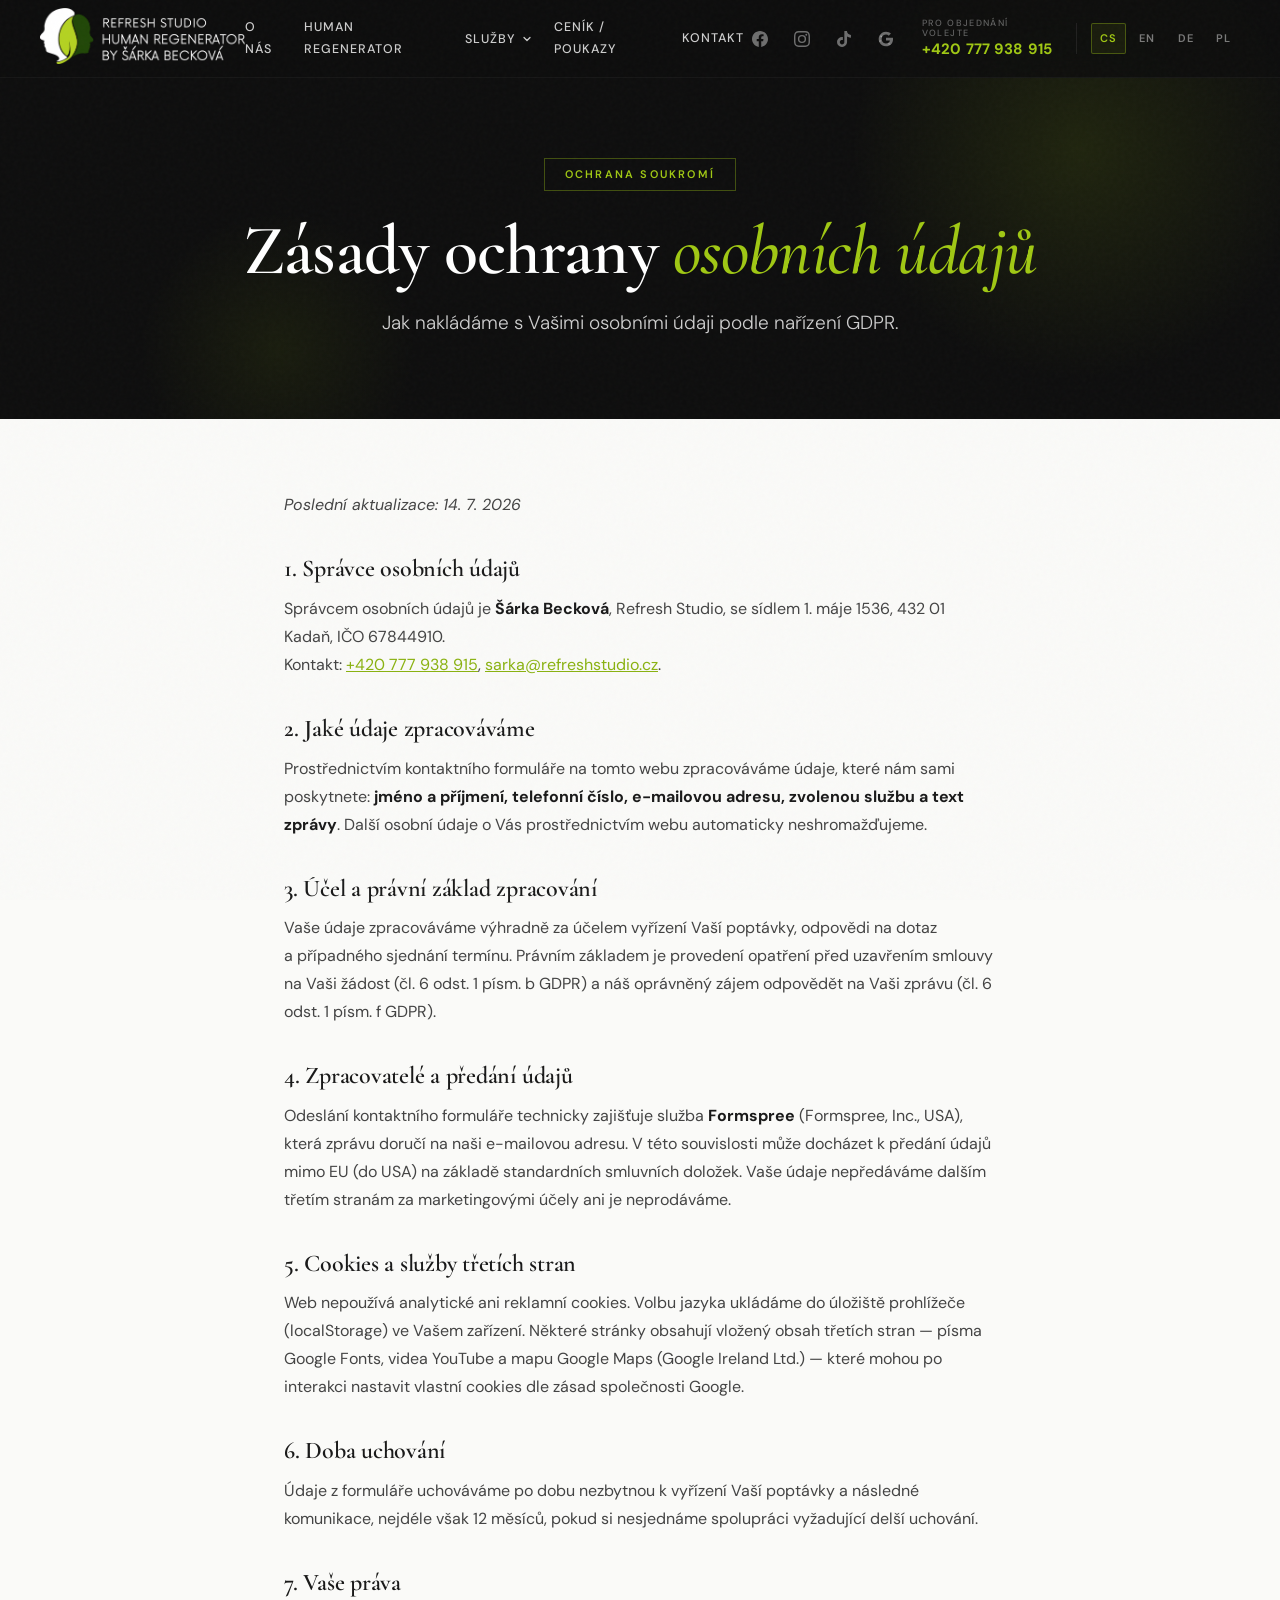
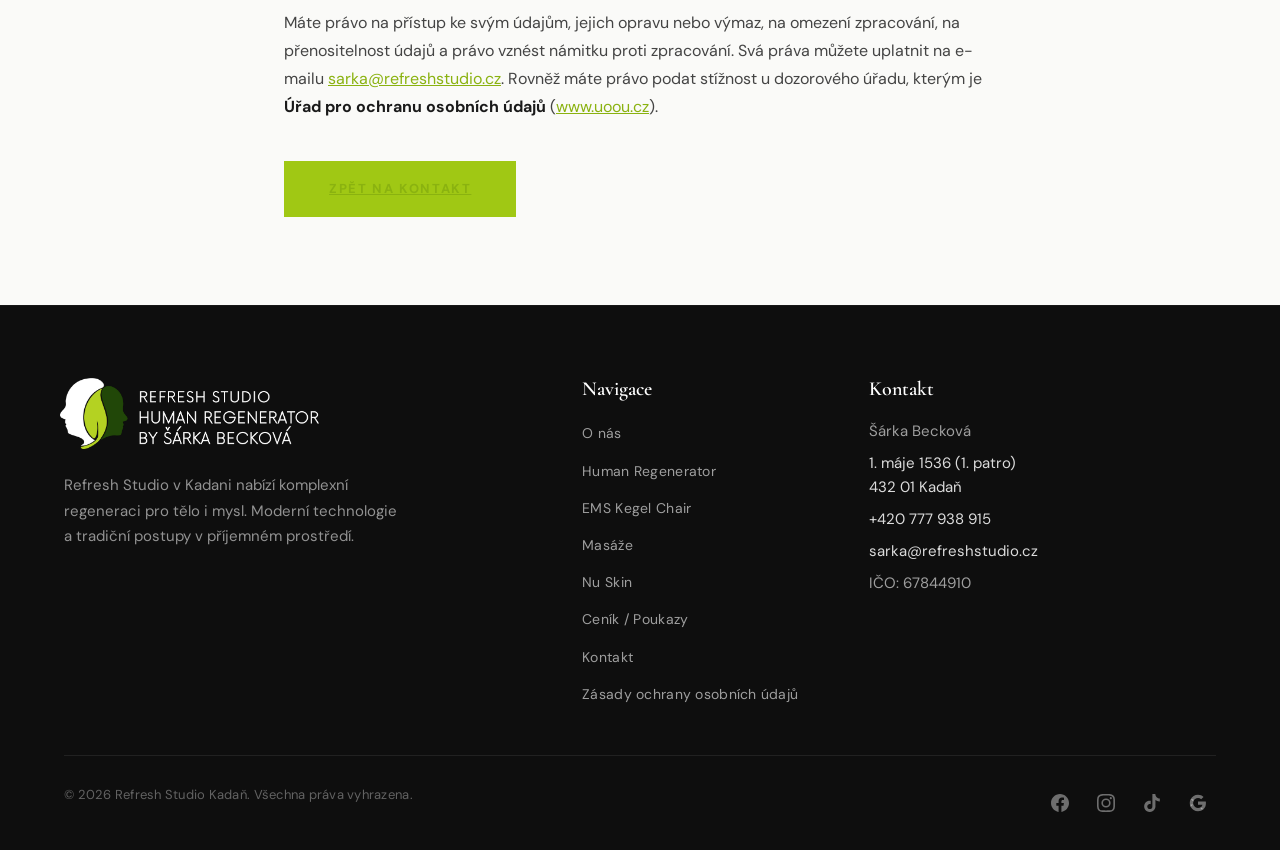
<file: zasady-ochrany-osobnich-udaju.html>
<!DOCTYPE html>
<html lang="cs">
<head>
  <meta charset="UTF-8">
  <meta name="viewport" content="width=device-width, initial-scale=1.0">

  <!-- Reveal safeguard (must stay high in <head>): sets html.js — which enables
       the scroll-fade start-state — and reveals content as it enters the viewport,
       independently of the main IntersectionObserver. Guarantees the page is never
       left blank below the hero if the reveal script is blocked, errors out, or the
       observer misbehaves (e.g. old iOS Safari on a very tall section). -->
  <script>
  (function (d, w) {
    d.documentElement.className += " js";
    function show(el) { el.classList.add("is-visible"); el.classList.add("visible"); }
    function sweep() {
      var n = d.querySelectorAll(".reveal:not(.is-visible), .fade-in:not(.is-visible)");
      var h = w.innerHeight || d.documentElement.clientHeight;
      for (var i = 0; i < n.length; i++) {
        if (n[i].getBoundingClientRect().top < h * 0.95) show(n[i]);
      }
    }
    function start() {
      sweep();
      w.addEventListener("scroll", sweep, { passive: true });
      w.addEventListener("resize", sweep, { passive: true });
    }
    if (d.readyState === "loading") d.addEventListener("DOMContentLoaded", start);
    else start();
  })(document, window);
  </script>

  <title>Zásady ochrany osobních údajů — Refresh Studio Kadaň</title>
  <meta name="description" content="Zásady ochrany osobních údajů Refresh Studia Kadaň — jaké údaje zpracováváme, za jakým účelem a jaká máte práva podle GDPR.">
  <meta name="robots" content="index, follow">
  <meta name="author" content="Refresh Studio Kadaň">
  <meta name="theme-color" content="#A0C814">
  <link rel="manifest" href="/site.webmanifest">
  <link rel="icon" type="image/png" sizes="32x32" href="/images/favicon/favicon-32.png">
  <link rel="icon" type="image/png" sizes="16x16" href="/images/favicon/favicon-16.png">
  <link rel="apple-touch-icon" sizes="180x180" href="/images/favicon/favicon-180.png">
  <link rel="canonical" href="https://www.refreshstudio.cz/zasady-ochrany-osobnich-udaju">

  <link rel="preconnect" href="https://fonts.googleapis.com">
  <link rel="preconnect" href="https://fonts.gstatic.com" crossorigin>
  <link href="https://fonts.googleapis.com/css2?family=Cormorant+Garamond:ital,wght@0,400;0,500;0,600;0,700;1,400;1,500&family=DM+Sans:ital,wght@0,300;0,400;0,500;0,600;0,700;1,300;1,400&display=swap" rel="stylesheet">

  <link rel="stylesheet" href="css/style.css?v=20260714-2">
  <link rel="stylesheet" href="css/pages.css?v=20260714-2">
</head>
<body>

  <a href="#main" class="skip-link" data-i18n="nav.skip_link">Přeskočit na obsah</a>

  <header class="site-header" id="navbar">
    <div class="header-inner">
      <a href="/" class="site-logo site-logo--nav">
        <img src="images/logo/refresh-studio-nav.png" alt="Refresh Studio Kadaň — Human Regenerator by Šárka Becková">
      </a>
      <nav class="main-nav" id="mainNav" aria-label="Hlavní navigace">
        <ul class="main-nav__list">
          <li><a href="/"             class="main-nav__link" data-i18n="nav.about">O nás</a></li>
          <li><a href="/human-regenerator" class="main-nav__link" data-i18n="nav.hr">Human Regenerator</a></li>
          <li class="main-nav__item--dropdown">
            <button type="button" class="main-nav__link main-nav__dropdown-toggle" aria-expanded="false" aria-haspopup="true" data-i18n="nav.services">
              Služby
              <svg class="main-nav__chevron" viewBox="0 0 24 24" width="12" height="12" fill="none" stroke="currentColor" stroke-width="2.5" stroke-linecap="round" stroke-linejoin="round" aria-hidden="true"><path d="M6 9l6 6 6-6"/></svg>
            </button>
            <ul class="main-nav__dropdown">
              <li><a href="/ems-kegel-chair" class="main-nav__dropdown-link" data-i18n="nav.kegel">EMS Kegel Chair</a></li>
              <li><a href="/masaze" class="main-nav__dropdown-link" data-i18n="nav.masaze">Masáže</a></li>
              <li><a href="/nuskin" class="main-nav__dropdown-link" data-i18n="nav.nuskin">Nu Skin</a></li>
            </ul>
          </li>
          <li><a href="/cenik"             class="main-nav__link" data-i18n="nav.cenik">Ceník / Poukazy</a></li>
          <li><a href="/kontakt"           class="main-nav__link" data-i18n="nav.kontakt">Kontakt</a></li>
        </ul>
        <div class="mobile-nav-cta">
          <a href="tel:+420777938915" class="mobile-nav-cta__phone">
            <svg viewBox="0 0 24 24" width="20" height="20" fill="currentColor" aria-hidden="true"><path d="M20 15.5c-1.25 0-2.45-.2-3.57-.57a1 1 0 00-1.02.24l-2.2 2.2a15.07 15.07 0 01-6.6-6.59l2.2-2.21a1 1 0 00.24-1.01A11.36 11.36 0 018.5 4a1 1 0 00-1-1H4a1 1 0 00-1 1 17 17 0 0017 17 1 1 0 001-1v-3.5a1 1 0 00-1-1z"/></svg>
            +420&nbsp;777&nbsp;938&nbsp;915
          </a>
          <a href="/kontakt" class="btn btn--primary mobile-nav-cta__btn" data-i18n="nav.book_btn">Objednat se</a>
          <div class="lang-switch lang-switch--mobile" aria-label="Language">
            <a href="#" data-lang="cs" class="lang-active">CS</a>
            <a href="#" data-lang="en">EN</a>
            <a href="#" data-lang="de">DE</a>
            <a href="#" data-lang="pl">PL</a>
          </div>
        </div>
      </nav>
      <div class="header-right">
        <div class="social-icons">
          <a href="https://www.facebook.com/share/1FpWVaxR13/" target="_blank" rel="noopener noreferrer" class="social-icons__link" aria-label="Facebook"><svg viewBox="0 0 24 24" aria-hidden="true"><path d="M24 12.073c0-6.627-5.373-12-12-12s-12 5.373-12 12c0 5.99 4.388 10.954 10.125 11.854v-8.385H7.078v-3.47h3.047V9.43c0-3.007 1.792-4.669 4.533-4.669 1.312 0 2.686.235 2.686.235v2.953H15.83c-1.491 0-1.956.925-1.956 1.874v2.25h3.328l-.532 3.47h-2.796v8.385C19.612 23.027 24 18.062 24 12.073z"/></svg></a>
          <a href="https://www.instagram.com/humanregenerator.kadan" target="_blank" rel="noopener noreferrer" class="social-icons__link" aria-label="Instagram"><svg viewBox="0 0 24 24" aria-hidden="true"><path d="M12 2.163c3.204 0 3.584.012 4.85.07 3.252.148 4.771 1.691 4.919 4.919.058 1.265.069 1.645.069 4.849 0 3.205-.012 3.584-.069 4.849-.149 3.225-1.664 4.771-4.919 4.919-1.266.058-1.644.07-4.85.07-3.204 0-3.584-.012-4.849-.07-3.26-.149-4.771-1.699-4.919-4.92-.058-1.265-.07-1.644-.07-4.849 0-3.204.013-3.583.07-4.849.149-3.227 1.664-4.771 4.919-4.919 1.266-.057 1.645-.069 4.849-.069zM12 0C8.741 0 8.333.014 7.053.072 2.695.272.273 2.69.073 7.052.014 8.333 0 8.741 0 12c0 3.259.014 3.668.072 4.948.2 4.358 2.618 6.78 6.98 6.98C8.333 23.986 8.741 24 12 24c3.259 0 3.668-.014 4.948-.072 4.354-.2 6.782-2.618 6.979-6.98.059-1.28.073-1.689.073-4.948 0-3.259-.014-3.667-.072-4.947-.196-4.354-2.617-6.78-6.979-6.98C15.668.014 15.259 0 12 0zm0 5.838a6.162 6.162 0 100 12.324 6.162 6.162 0 000-12.324zM12 16a4 4 0 110-8 4 4 0 010 8zm6.406-11.845a1.44 1.44 0 100 2.881 1.44 1.44 0 000-2.881z"/></svg></a>
          <a href="https://www.tiktok.com/@human.regenerator" target="_blank" rel="noopener noreferrer" class="social-icons__link" aria-label="TikTok"><svg viewBox="0 0 24 24" aria-hidden="true"><path d="M12.525.02c1.31-.02 2.61-.01 3.91-.02.08 1.53.63 3.09 1.75 4.17 1.12 1.11 2.7 1.62 4.24 1.79v4.03c-1.44-.05-2.89-.35-4.2-.97-.57-.26-1.1-.59-1.62-.93-.01 2.92.01 5.84-.02 8.75-.08 1.4-.54 2.79-1.35 3.94-1.31 1.92-3.58 3.17-5.91 3.21-1.43.08-2.86-.31-4.08-1.03-2.02-1.19-3.44-3.37-3.65-5.71-.02-.5-.03-1-.01-1.49.18-1.9 1.12-3.72 2.58-4.96 1.66-1.44 3.98-2.13 6.15-1.72.02 1.48-.04 2.96-.04 4.44-.99-.32-2.15-.23-3.02.37-.63.41-1.11 1.04-1.36 1.75-.21.51-.15 1.07-.14 1.61.24 1.64 1.82 3.02 3.5 2.87 1.12-.01 2.19-.66 2.77-1.61.19-.33.4-.67.41-1.06.1-1.79.06-3.57.07-5.36.01-4.03-.01-8.05.02-12.07z"/></svg></a>
          <a href="#" class="social-icons__link" aria-label="Google Recenze"><svg viewBox="0 0 24 24" aria-hidden="true"><path d="M22.56 12.25c0-.78-.07-1.53-.2-2.25H12v4.26h5.92a5.06 5.06 0 01-2.2 3.32v2.77h3.57c2.08-1.92 3.28-4.74 3.28-8.1z"/><path d="M12 23c2.97 0 5.46-.98 7.28-2.66l-3.57-2.77c-.98.66-2.23 1.06-3.71 1.06-2.86 0-5.29-1.93-6.16-4.53H2.18v2.84C3.99 20.53 7.7 23 12 23z"/><path d="M5.84 14.09c-.22-.66-.35-1.36-.35-2.09s.13-1.43.35-2.09V7.07H2.18C1.43 8.55 1 10.22 1 12s.43 3.45 1.18 4.93l2.85-2.22.81-.62z"/><path d="M12 5.38c1.62 0 3.06.56 4.21 1.64l3.15-3.15C17.45 2.09 14.97 1 12 1 7.7 1 3.99 3.47 2.18 7.07l3.66 2.84c.87-2.6 3.3-4.53 6.16-4.53z"/></svg></a>
        </div>
        <div class="header-phone">
          <span class="header-phone__label" data-i18n="nav.phone_label">Pro objednání volejte</span>
          <a href="tel:+420777938915">+420&nbsp;777&nbsp;938&nbsp;915</a>
        </div>
        <div class="lang-switch" aria-label="Language">
          <a href="#" data-lang="cs" class="lang-active">CS</a>
          <a href="#" data-lang="en">EN</a>
          <a href="#" data-lang="de">DE</a>
          <a href="#" data-lang="pl">PL</a>
        </div>
        <button type="button" class="nav-toggle" data-i18n-aria="a11y.menu" aria-label="Otevřít menu" aria-expanded="false" aria-controls="mainNav">
          <span class="nav-toggle__bar"></span>
          <span class="nav-toggle__bar"></span>
          <span class="nav-toggle__bar"></span>
        </button>
      </div>
    </div>
  </header>

  <main id="main">
    <section class="page-hero section--dark">
      <div class="container">
        <span class="page-hero__tag">Ochrana soukromí</span>
        <h1>Zásady ochrany <em>osobních údajů</em></h1>
        <p class="page-hero__subtitle">Jak nakládáme s&nbsp;Vašimi osobními údaji podle nařízení GDPR.</p>
      </div>
    </section>

    <section class="section reveal">
      <div class="container legal-content">
        <p><em>Poslední aktualizace: 14.&nbsp;7.&nbsp;2026</em></p>

        <h2>1. Správce osobních údajů</h2>
        <p>Správcem osobních údajů je <strong>Šárka Becková</strong>, Refresh Studio, se sídlem 1.&nbsp;máje 1536, 432&nbsp;01 Kadaň, IČO&nbsp;67844910.<br>
        Kontakt: <a href="tel:+420777938915">+420&nbsp;777&nbsp;938&nbsp;915</a>, <a href="mailto:sarka@refreshstudio.cz">sarka@refreshstudio.cz</a>.</p>

        <h2>2. Jaké údaje zpracováváme</h2>
        <p>Prostřednictvím kontaktního formuláře na tomto webu zpracováváme údaje, které nám sami poskytnete: <strong>jméno a&nbsp;příjmení, telefonní číslo, e-mailovou adresu, zvolenou službu a&nbsp;text zprávy</strong>. Další osobní údaje o&nbsp;Vás prostřednictvím webu automaticky neshromažďujeme.</p>

        <h2>3. Účel a&nbsp;právní základ zpracování</h2>
        <p>Vaše údaje zpracováváme výhradně za účelem vyřízení Vaší poptávky, odpovědi na dotaz a&nbsp;případného sjednání termínu. Právním základem je provedení opatření před uzavřením smlouvy na Vaši žádost (čl.&nbsp;6 odst.&nbsp;1 písm.&nbsp;b GDPR) a&nbsp;náš oprávněný zájem odpovědět na Vaši zprávu (čl.&nbsp;6 odst.&nbsp;1 písm.&nbsp;f GDPR).</p>

        <h2>4. Zpracovatelé a&nbsp;předání údajů</h2>
        <p>Odeslání kontaktního formuláře technicky zajišťuje služba <strong>Formspree</strong> (Formspree, Inc., USA), která zprávu doručí na naši e-mailovou adresu. V&nbsp;této souvislosti může docházet k&nbsp;předání údajů mimo EU (do USA) na základě standardních smluvních doložek. Vaše údaje nepředáváme dalším třetím stranám za marketingovými účely ani je neprodáváme.</p>

        <h2>5. Cookies a&nbsp;služby třetích stran</h2>
        <p>Web nepoužívá analytické ani reklamní cookies. Volbu jazyka ukládáme do úložiště prohlížeče (localStorage) ve Vašem zařízení. Některé stránky obsahují vložený obsah třetích stran — písma Google&nbsp;Fonts, videa YouTube a&nbsp;mapu Google&nbsp;Maps (Google Ireland Ltd.) — které mohou po interakci nastavit vlastní cookies dle zásad společnosti Google.</p>

        <h2>6. Doba uchování</h2>
        <p>Údaje z&nbsp;formuláře uchováváme po dobu nezbytnou k&nbsp;vyřízení Vaší poptávky a&nbsp;následné komunikace, nejdéle však 12&nbsp;měsíců, pokud si nesjednáme spolupráci vyžadující delší uchování.</p>

        <h2>7. Vaše práva</h2>
        <p>Máte právo na přístup ke svým údajům, jejich opravu nebo výmaz, na omezení zpracování, na přenositelnost údajů a&nbsp;právo vznést námitku proti zpracování. Svá práva můžete uplatnit na e-mailu <a href="mailto:sarka@refreshstudio.cz">sarka@refreshstudio.cz</a>. Rovněž máte právo podat stížnost u&nbsp;dozorového úřadu, kterým je <strong>Úřad pro ochranu osobních údajů</strong> (<a href="https://www.uoou.cz" target="_blank" rel="noopener noreferrer">www.uoou.cz</a>).</p>

        <p style="margin-top:2.5rem;"><a href="/kontakt" class="btn btn--primary">Zpět na kontakt</a></p>
      </div>
    </section>
  </main>

  <footer class="site-footer">
    <div class="container">
      <div class="footer-grid">
        <div class="footer-about">
          <a href="/" class="site-logo site-logo--footer">
            <img src="images/logo/refresh-studio-footer.png" alt="Refresh Studio Kadaň — Human Regenerator by Šárka Becková">
          </a>
          <p data-i18n="footer.about">Refresh Studio v&nbsp;Kadani nabízí komplexní regeneraci pro tělo i&nbsp;mysl. Moderní technologie a&nbsp;tradiční postupy v&nbsp;příjemném prostředí.</p>
        </div>
        <div class="footer-links">
          <h3 class="footer-heading" data-i18n="footer.heading_nav">Navigace</h3>
          <ul class="footer-links__list">
            <li><a href="/"             class="footer-links__link" data-i18n="nav.about">O nás</a></li>
            <li><a href="/human-regenerator" class="footer-links__link" data-i18n="nav.hr">Human Regenerator</a></li>
            <li><a href="/ems-kegel-chair"   class="footer-links__link" data-i18n="nav.kegel">EMS Kegel Chair</a></li>
            <li><a href="/masaze"            class="footer-links__link" data-i18n="nav.masaze">Masáže</a></li>
            <li><a href="/nuskin" class="footer-links__link" data-i18n="nav.nuskin">Nu Skin</a></li>
            <li><a href="/cenik"             class="footer-links__link" data-i18n="nav.cenik">Ceník / Poukazy</a></li>
            <li><a href="/kontakt"           class="footer-links__link" data-i18n="nav.kontakt">Kontakt</a></li>
            <li><a href="/zasady-ochrany-osobnich-udaju" class="footer-links__link" data-i18n="footer.privacy">Zásady ochrany osobních údajů</a></li>
          </ul>
        </div>
        <div class="footer-contact">
          <h3 class="footer-heading" data-i18n="footer.heading_kontakt">Kontakt</h3>
          <p>Šárka Becková</p>
          <p><a href="https://maps.google.com/?q=1.+m%C3%A1je+1536,+Kada%C5%88" target="_blank" rel="noopener noreferrer">1. máje 1536 (1. patro)<br>432 01 Kadaň</a></p>
          <p><a href="tel:+420777938915">+420&nbsp;777&nbsp;938&nbsp;915</a></p>
          <p><a href="mailto:sarka@refreshstudio.cz">sarka@refreshstudio.cz</a></p>
          <p>IČO: 67844910</p>
        </div>
      </div>
      <div class="footer-bottom">
        <p class="footer-bottom__copy" data-i18n="footer.copyright">&copy; 2026 Refresh Studio Kadaň. Všechna práva vyhrazena.</p>
        <div class="social-icons">
          <a href="https://www.facebook.com/share/1FpWVaxR13/" target="_blank" rel="noopener noreferrer" class="social-icons__link" aria-label="Facebook"><svg viewBox="0 0 24 24" aria-hidden="true"><path d="M24 12.073c0-6.627-5.373-12-12-12s-12 5.373-12 12c0 5.99 4.388 10.954 10.125 11.854v-8.385H7.078v-3.47h3.047V9.43c0-3.007 1.792-4.669 4.533-4.669 1.312 0 2.686.235 2.686.235v2.953H15.83c-1.491 0-1.956.925-1.956 1.874v2.25h3.328l-.532 3.47h-2.796v8.385C19.612 23.027 24 18.062 24 12.073z"/></svg></a>
          <a href="https://www.instagram.com/humanregenerator.kadan" target="_blank" rel="noopener noreferrer" class="social-icons__link" aria-label="Instagram"><svg viewBox="0 0 24 24" aria-hidden="true"><path d="M12 2.163c3.204 0 3.584.012 4.85.07 3.252.148 4.771 1.691 4.919 4.919.058 1.265.069 1.645.069 4.849 0 3.205-.012 3.584-.069 4.849-.149 3.225-1.664 4.771-4.919 4.919-1.266.058-1.644.07-4.85.07-3.204 0-3.584-.012-4.849-.07-3.26-.149-4.771-1.699-4.919-4.92-.058-1.265-.07-1.644-.07-4.849 0-3.204.013-3.583.07-4.849.149-3.227 1.664-4.771 4.919-4.919 1.266-.057 1.645-.069 4.849-.069zM12 0C8.741 0 8.333.014 7.053.072 2.695.272.273 2.69.073 7.052.014 8.333 0 8.741 0 12c0 3.259.014 3.668.072 4.948.2 4.358 2.618 6.78 6.98 6.98C8.333 23.986 8.741 24 12 24c3.259 0 3.668-.014 4.948-.072 4.354-.2 6.782-2.618 6.979-6.98.059-1.28.073-1.689.073-4.948 0-3.259-.014-3.667-.072-4.947-.196-4.354-2.617-6.78-6.979-6.98C15.668.014 15.259 0 12 0zm0 5.838a6.162 6.162 0 100 12.324 6.162 6.162 0 000-12.324zM12 16a4 4 0 110-8 4 4 0 010 8zm6.406-11.845a1.44 1.44 0 100 2.881 1.44 1.44 0 000-2.881z"/></svg></a>
          <a href="https://www.tiktok.com/@human.regenerator" target="_blank" rel="noopener noreferrer" class="social-icons__link" aria-label="TikTok"><svg viewBox="0 0 24 24" aria-hidden="true"><path d="M12.525.02c1.31-.02 2.61-.01 3.91-.02.08 1.53.63 3.09 1.75 4.17 1.12 1.11 2.7 1.62 4.24 1.79v4.03c-1.44-.05-2.89-.35-4.2-.97-.57-.26-1.1-.59-1.62-.93-.01 2.92.01 5.84-.02 8.75-.08 1.4-.54 2.79-1.35 3.94-1.31 1.92-3.58 3.17-5.91 3.21-1.43.08-2.86-.31-4.08-1.03-2.02-1.19-3.44-3.37-3.65-5.71-.02-.5-.03-1-.01-1.49.18-1.9 1.12-3.72 2.58-4.96 1.66-1.44 3.98-2.13 6.15-1.72.02 1.48-.04 2.96-.04 4.44-.99-.32-2.15-.23-3.02.37-.63.41-1.11 1.04-1.36 1.75-.21.51-.15 1.07-.14 1.61.24 1.64 1.82 3.02 3.5 2.87 1.12-.01 2.19-.66 2.77-1.61.19-.33.4-.67.41-1.06.1-1.79.06-3.57.07-5.36.01-4.03-.01-8.05.02-12.07z"/></svg></a>
          <a href="#" class="social-icons__link" aria-label="Google Recenze"><svg viewBox="0 0 24 24" aria-hidden="true"><path d="M22.56 12.25c0-.78-.07-1.53-.2-2.25H12v4.26h5.92a5.06 5.06 0 01-2.2 3.32v2.77h3.57c2.08-1.92 3.28-4.74 3.28-8.1z"/><path d="M12 23c2.97 0 5.46-.98 7.28-2.66l-3.57-2.77c-.98.66-2.23 1.06-3.71 1.06-2.86 0-5.29-1.93-6.16-4.53H2.18v2.84C3.99 20.53 7.7 23 12 23z"/><path d="M5.84 14.09c-.22-.66-.35-1.36-.35-2.09s.13-1.43.35-2.09V7.07H2.18C1.43 8.55 1 10.22 1 12s.43 3.45 1.18 4.93l2.85-2.22.81-.62z"/><path d="M12 5.38c1.62 0 3.06.56 4.21 1.64l3.15-3.15C17.45 2.09 14.97 1 12 1 7.7 1 3.99 3.47 2.18 7.07l3.66 2.84c.87-2.6 3.3-4.53 6.16-4.53z"/></svg></a>
        </div>
      </div>
    </div>
  </footer>

  <div class="floating-cta" id="floatingCta">
    <a href="/kontakt" class="floating-cta-btn">
      <svg viewBox="0 0 24 24" fill="none" stroke="currentColor" stroke-width="2" stroke-linecap="round" stroke-linejoin="round" aria-hidden="true"><path d="M22 16.92v3a2 2 0 01-2.18 2 19.79 19.79 0 01-8.63-3.07 19.5 19.5 0 01-6-6A19.79 19.79 0 012.12 4.11 2 2 0 014.11 2h3a2 2 0 012 1.72c.127.96.361 1.903.7 2.81a2 2 0 01-.45 2.11L8.09 9.91a16 16 0 006 6l1.27-1.27a2 2 0 012.11-.45c.907.339 1.85.573 2.81.7A2 2 0 0122 16.92z"/></svg>
      <span data-i18n="cta_pill.objednat">Objednat se</span>
    </a>
    <a href="#" class="back-to-top" data-i18n-aria="a11y.back_to_top" aria-label="Zpět nahoru" onclick="window.scrollTo({top:0,behavior:'smooth'});return false;">
      <svg viewBox="0 0 24 24" fill="none" stroke="currentColor" stroke-width="2" stroke-linecap="round" stroke-linejoin="round" aria-hidden="true"><path d="M12 19V5M5 12l7-7 7 7"/></svg>
    </a>
  </div>

  <script src="js/main.js?v=20260714-2"></script>
  <script src="js/i18n.js?v=20260714-2"></script>

</body>
</html>
</file>
<file: css/style.css>
/* ==========================================================================
   Refresh Studio Kadaň — Global Styles
   Dark editorial lime aesthetic (2026-04-23)
   Shared across all pages: tokens, reset, typography, navbar, footer,
   buttons, utilities, animations, floating CTA, benefits marquee.
   ========================================================================== */

/* --- DESIGN TOKENS --- */
:root {
  /* Brand accent */
  --lime: #A0C814;
  --lime-dark: #8AB210;
  --lime-light: #C5E24A;
  --lime-glow: rgba(160, 200, 20, 0.2);

  /* Neutrals */
  --black: #0E0E0E;
  --charcoal: #1A1A1A;
  --white: #FAFAF8;
  --pure-white: #FFFFFF;
  --cream: #F5F3EE;

  /* Text */
  --text: #1A1A1A;
  --text-body: #444444;
  --text-secondary: #999999;
  --text-on-dark: rgba(255, 255, 255, 0.8);
  --text-on-dark-2: rgba(255, 255, 255, 0.55);

  /* Legacy aliases (keep existing selectors working) */
  --color-primary: var(--lime);
  --color-primary-dark: var(--lime-dark);
  --color-secondary: var(--cream);
  --color-bg: var(--white);
  --color-text: var(--text);
  --color-accent: var(--lime);
  --color-white: var(--pure-white);

  /* Typography */
  --font-display: 'Cormorant Garamond', Georgia, serif;
  --font-body: 'DM Sans', system-ui, -apple-system, 'Segoe UI', sans-serif;

  /* Layout */
  --container-max: 1200px;
  --container-padding: 1.5rem;
  --section-padding: 4.5rem 0;
  --section-padding-mobile: 3rem 0;
  --nav-height: 78px;
  --nav-height-scrolled: 64px;

  --transition-base: 0.35s ease;
}

/* --- RESET --- */
*,
*::before,
*::after {
  box-sizing: border-box;
  margin: 0;
  padding: 0;
}

html {
  scroll-behavior: smooth;
  -webkit-text-size-adjust: 100%;
}

body {
  font-family: var(--font-body);
  font-size: 1rem;
  line-height: 1.7;
  color: var(--text);
  background-color: var(--white);
  -webkit-font-smoothing: antialiased;
  -moz-osx-font-smoothing: grayscale;
  overflow-x: hidden;
}

/* Grain overlay — 2.5% opacity SVG noise, fixed */
body::after {
  content: '';
  position: fixed;
  inset: 0;
  pointer-events: none;
  z-index: 9999;
  opacity: 0.025;
  background-image: url("data:image/svg+xml,%3Csvg viewBox='0 0 256 256' xmlns='http://www.w3.org/2000/svg'%3E%3Cfilter id='n'%3E%3CfeTurbulence type='fractalNoise' baseFrequency='0.9' numOctaves='4' stitchTiles='stitch'/%3E%3C/filter%3E%3Crect width='100%25' height='100%25' filter='url(%23n)'/%3E%3C/svg%3E");
}

img {
  max-width: 100%;
  height: auto;
  display: block;
}

a {
  color: var(--lime-dark);
  text-decoration: none;
  transition: color var(--transition-base);
}

a:hover,
a:focus-visible {
  color: var(--lime);
}

ul,
ol {
  list-style: none;
}

button {
  font-family: inherit;
  cursor: pointer;
  border: none;
  background: none;
  color: inherit;
}

/* --- TYPOGRAPHY --- */
h1, h2, h3, h4, h5, h6 {
  font-family: var(--font-display);
  font-weight: 600;
  line-height: 1.15;
  color: var(--text);
  letter-spacing: -0.01em;
}

h1 {
  font-size: clamp(2.25rem, 5.5vw, 3.875rem);
  font-weight: 600;
}

h2 {
  font-size: clamp(1.875rem, 4vw, 3.125rem);
  margin-bottom: 1rem;
}

h3 {
  font-size: clamp(1.25rem, 2.4vw, 1.75rem);
  margin-bottom: 0.75rem;
}

/* Italic emphasis in headings — signature move */
h1 em,
h2 em,
h3 em,
.section-title em,
.hero__claim em,
.hr-feature__title em {
  font-style: italic;
  color: var(--lime-dark);
  font-weight: 500;
}

/* Dark-section italic emphasis uses brighter lime */
.section--dark h1 em,
.section--dark h2 em,
.section--dark h3 em,
.hero__claim em,
.charcoal-section h2 em,
.dark-section h2 em {
  color: var(--lime);
}

p {
  margin-bottom: 1rem;
  color: var(--text-body);
}

p:last-child {
  margin-bottom: 0;
}

strong {
  font-weight: 700;
  color: var(--text);
}

/* --- LAYOUT --- */
.container {
  width: 100%;
  max-width: var(--container-max);
  margin: 0 auto;
  padding: 0 var(--container-padding);
}

.section {
  padding: var(--section-padding-mobile);
}

@media (min-width: 768px) {
  .section {
    padding: var(--section-padding);
  }
}

/* Section backgrounds */
.section--beige {
  background-color: var(--cream);
}

.section--dark {
  background-color: var(--black);
  color: var(--pure-white);
}

.section--dark h1,
.section--dark h2,
.section--dark h3 {
  color: var(--pure-white);
}

.section--dark p {
  color: var(--text-on-dark);
}

.section--charcoal {
  background-color: var(--charcoal);
  color: var(--pure-white);
}

.section--charcoal h1,
.section--charcoal h2,
.section--charcoal h3 {
  color: var(--pure-white);
}

.section--charcoal p {
  color: var(--text-on-dark);
}

/* --- SECTION HEADERS --- */
.section-label {
  display: inline-block;
  font-size: 0.6875rem;
  font-weight: 600;
  letter-spacing: 0.2em;
  text-transform: uppercase;
  color: var(--lime-dark);
  margin-bottom: 0.625rem;
}

.section--dark .section-label,
.section--charcoal .section-label {
  color: var(--lime);
}

.section-title {
  font-family: var(--font-display);
  font-size: clamp(1.875rem, 4vw, 3.125rem);
  font-weight: 600;
  line-height: 1.15;
  margin-bottom: 1rem;
  color: var(--text);
}

.section--dark .section-title,
.section--charcoal .section-title {
  color: var(--pure-white);
}

.section-subtitle {
  color: var(--text-secondary);
  font-size: 1rem;
  max-width: 550px;
  line-height: 1.7;
  margin-bottom: 3rem;
}

.section--dark .section-subtitle,
.section--charcoal .section-subtitle {
  color: var(--text-on-dark-2);
}

/* --- UTILITIES --- */
.text-center {
  text-align: center;
}

.mx-auto {
  margin-left: auto;
  margin-right: auto;
}

/* --- BUTTONS --- */
.btn {
  display: inline-block;
  max-width: 100%;
  font-family: var(--font-body);
  font-size: 0.8125rem;
  font-weight: 700;
  letter-spacing: 0.125em;
  text-transform: uppercase;
  text-align: center;
  padding: 1rem 2.75rem;
  border: 1.5px solid transparent;
  cursor: pointer;
  transition: background-color var(--transition-base),
              color var(--transition-base),
              border-color var(--transition-base),
              transform var(--transition-base),
              box-shadow var(--transition-base);
  text-decoration: none;
}

.btn--large {
  padding: 1.125rem 3.25rem;
  font-size: 0.875rem;
}

/* Primary — solid lime with black text */
.btn--primary {
  background-color: var(--lime);
  color: var(--black);
  border-color: var(--lime);
}

.btn--primary:hover,
.btn--primary:focus-visible {
  background-color: var(--lime-light);
  border-color: var(--lime-light);
  color: var(--black);
  transform: translateY(-2px);
  box-shadow: 0 8px 40px var(--lime-glow);
}

/* Outline — lime border, lime text on light bg */
.btn--outline {
  background-color: transparent;
  color: var(--lime-dark);
  border-color: var(--lime);
}

.btn--outline:hover,
.btn--outline:focus-visible {
  background-color: var(--lime);
  color: var(--black);
  border-color: var(--lime);
}

/* White — ghost outline on dark bg */
.btn--white {
  background-color: transparent;
  color: var(--pure-white);
  border-color: rgba(255, 255, 255, 0.35);
}

.btn--white:hover,
.btn--white:focus-visible {
  border-color: var(--lime);
  color: var(--lime);
  background-color: transparent;
}

/* Dark — solid black on light bg */
.btn--dark {
  background-color: var(--black);
  color: var(--pure-white);
  border-color: var(--black);
}

.btn--dark:hover,
.btn--dark:focus-visible {
  background-color: var(--charcoal);
  border-color: var(--charcoal);
  color: var(--pure-white);
  transform: translateY(-2px);
}

/* --- SKIP LINK --- */
.skip-link {
  position: absolute;
  top: -100%;
  left: 50%;
  transform: translateX(-50%);
  background: var(--lime);
  color: var(--black);
  padding: 0.5rem 1.5rem;
  z-index: 2000;
  font-size: 0.9rem;
  font-weight: 600;
}

.skip-link:focus {
  top: 0.5rem;
}

/* --- HEADER / NAVBAR --- */
.site-header {
  position: fixed;
  top: 0;
  left: 0;
  right: 0;
  z-index: 1000;
  height: var(--nav-height);
  background: rgba(14, 14, 14, 0.88);
  backdrop-filter: blur(24px);
  -webkit-backdrop-filter: blur(24px);
  border-bottom: 1px solid rgba(255, 255, 255, 0.04);
  transition: height 0.5s, background 0.5s, box-shadow 0.5s;
}

.site-header.scrolled {
  height: var(--nav-height-scrolled);
  background: rgba(14, 14, 14, 0.97);
  box-shadow: 0 4px 40px rgba(0, 0, 0, 0.25);
}

.header-inner {
  display: flex;
  align-items: center;
  justify-content: space-between;
  padding: 0 2.5rem;
  height: 100%;
  max-width: 100%;
  margin: 0;
}

/* Logo with radial white-mist glow behind */
.site-logo {
  position: relative;
  display: flex;
  align-items: center;
  flex-shrink: 0;
}

/* Mist glow pod logem byl odstraněn na žádost klientky 2026-04-23 */

.site-logo img {
  height: 62px;
  width: auto;
  display: block;
  position: relative;
  z-index: 1;
  transition: height 0.5s;
  /* Hostinger logo je tmavý → invertujeme na bílý silhouette pro tmavý navbar */
  filter: brightness(0) invert(1);
}

.site-header.scrolled .site-logo img {
  height: 50px;
}

/* Main nav */
.main-nav {
  display: flex;
}

.main-nav__list {
  display: flex;
  align-items: center;
  gap: clamp(1rem, 0.5rem + 1vw, 1.75rem);
  list-style: none;
}

.main-nav__link {
  position: relative;
  display: block;
  padding: 0.5rem 0 0.5rem 0;
  color: rgba(255, 255, 255, 0.8);
  font-family: var(--font-body);
  font-size: clamp(0.6875rem, 0.6rem + 0.3vw, 0.78125rem);
  font-weight: 500;
  letter-spacing: 0.08em;
  text-transform: uppercase;
  transition: color 0.3s;
}

.main-nav__link::after {
  content: '';
  position: absolute;
  bottom: 0;
  left: 0;
  width: 0;
  height: 1.5px;
  background-color: var(--lime);
  transition: width 0.3s;
}

.main-nav__link:hover,
.main-nav__link:focus-visible,
.main-nav__link--active {
  color: var(--lime);
  background-color: transparent;
}

.main-nav__link:hover::after,
.main-nav__link--active::after {
  width: 100%;
}

/* Right side — socials, phone, hamburger */
.header-right {
  display: flex;
  align-items: center;
  gap: 1.25rem;
}

.social-icons {
  display: flex;
  align-items: center;
  gap: 0.625rem;
}

.social-icons__link {
  display: flex;
  align-items: center;
  justify-content: center;
  width: 32px;
  height: 32px;
  color: rgba(255, 255, 255, 0.4);
  transition: color 0.3s, transform var(--transition-base);
}

.social-icons__link:hover,
.social-icons__link:focus-visible {
  color: var(--lime);
  transform: translateY(-1px);
}

.social-icons__link svg {
  width: 16px;
  height: 16px;
  fill: currentColor;
}

.header-phone {
  display: flex;
  flex-direction: column;
  align-items: flex-end;
  gap: 0;
  line-height: 1.1;
}

.header-phone__label {
  display: block;
  font-size: clamp(0.5rem, 0.45rem + 0.15vw, 0.5625rem);
  font-weight: 500;
  color: rgba(255, 255, 255, 0.35);
  text-transform: uppercase;
  letter-spacing: 0.15em;
  margin-bottom: 2px;
}

.header-phone a {
  color: var(--lime);
  font-family: var(--font-body);
  font-weight: 700;
  font-size: clamp(0.8125rem, 0.7rem + 0.4vw, 0.9375rem);
  letter-spacing: 0.01em;
}

.header-phone a:hover {
  color: var(--lime-light);
}

/* --- Language switcher --- */
.lang-switch {
  display: flex;
  align-items: center;
  gap: 0.25rem;
  padding-left: 0.875rem;
  margin-left: 0.25rem;
  border-left: 1px solid rgba(255, 255, 255, 0.08);
}

.lang-switch a {
  font-family: var(--font-body);
  font-size: clamp(0.625rem, 0.55rem + 0.2vw, 0.6875rem);
  font-weight: 600;
  letter-spacing: 0.1em;
  text-transform: uppercase;
  color: rgba(255, 255, 255, 0.45);
  padding: 0.3rem 0.5rem;
  border: 1px solid transparent;
  border-radius: 2px;
  transition: color 0.25s, border-color 0.25s, background-color 0.25s;
  text-decoration: none;
  cursor: pointer;
}

.lang-switch a:hover {
  color: var(--lime);
}

.lang-switch a.lang-active {
  color: var(--lime);
  border-color: rgba(160, 200, 20, 0.35);
  background-color: rgba(160, 200, 20, 0.08);
}

@media (max-width: 1024px) {
  .lang-switch {
    margin-left: 0;
    padding-left: 0;
    border-left: none;
  }
  .lang-switch a {
    font-size: 0.625rem;
    padding: 0.25rem 0.375rem;
  }
}

/* Hamburger */
.nav-toggle {
  display: none;
  flex-direction: column;
  justify-content: center;
  gap: 5px;
  width: 30px;
  height: 30px;
  padding: 0;
  z-index: 1001;
}

.nav-toggle__bar {
  display: block;
  width: 100%;
  height: 2px;
  background-color: var(--pure-white);
  transition: transform var(--transition-base),
              opacity var(--transition-base);
  transform-origin: center;
}

.nav-toggle.is-active .nav-toggle__bar:nth-child(1) {
  transform: translateY(7px) rotate(45deg);
}

.nav-toggle.is-active .nav-toggle__bar:nth-child(2) {
  opacity: 0;
}

.nav-toggle.is-active .nav-toggle__bar:nth-child(3) {
  transform: translateY(-7px) rotate(-45deg);
}

/* Default (>1024px) — mobile-nav-cta se nezobrazí.
   Definice MUSÍ být PŘED @media blokem, jinak by později definovaná
   default rule přepsala display:flex z media query. */
.mobile-nav-cta {
  display: none;
}

/* === SLUŽBY DROPDOWN v navbaru (desktop) === */
.main-nav__item--dropdown {
  position: relative;
}
.main-nav__dropdown-toggle {
  background: none;
  border: none;
  cursor: pointer;
  display: inline-flex;
  align-items: center;
  gap: 0.35rem;
  font-family: inherit;
}
.main-nav__chevron {
  transition: transform 0.25s ease;
  margin-top: 1px;
}
.main-nav__dropdown-toggle[aria-expanded="true"] .main-nav__chevron {
  transform: rotate(180deg);
}
.main-nav__dropdown {
  position: absolute;
  top: calc(100% + 0.25rem);
  left: 50%;
  transform: translateX(-50%) translateY(-6px);
  min-width: 220px;
  background: rgba(14, 14, 14, 0.97);
  backdrop-filter: blur(18px);
  border: 1px solid rgba(255, 255, 255, 0.06);
  border-radius: 4px;
  padding: 0.5rem 0;
  list-style: none;
  margin: 0;
  opacity: 0;
  visibility: hidden;
  pointer-events: none;
  transition: opacity 0.25s ease, transform 0.25s ease, visibility 0s 0.25s;
  box-shadow: 0 16px 48px rgba(0, 0, 0, 0.5);
  z-index: 1100;
}
/* Invisible bridge — prevents dropdown closing když myš přechází z toggle
   přes 4px gap. Bez bridge mouseleave zavře dropdown dřív než klient stihne
   najet na položku. */
.main-nav__dropdown::before {
  content: '';
  position: absolute;
  top: -14px;
  left: -10px;
  right: -10px;
  height: 14px;
}
.main-nav__item--dropdown:hover .main-nav__dropdown,
.main-nav__item--dropdown:focus-within .main-nav__dropdown,
.main-nav__dropdown-toggle[aria-expanded="true"] + .main-nav__dropdown {
  opacity: 1;
  visibility: visible;
  pointer-events: auto;
  transform: translateX(-50%) translateY(0);
  transition: opacity 0.25s ease, transform 0.25s ease, visibility 0s 0s;
}
.main-nav__dropdown-link {
  display: block;
  padding: 0.625rem 1.25rem;
  color: rgba(255, 255, 255, 0.78);
  font-family: var(--font-body);
  font-size: 0.78125rem;
  font-weight: 500;
  letter-spacing: 0.06em;
  text-transform: uppercase;
  transition: color 0.25s ease, background-color 0.25s ease;
  white-space: nowrap;
}
.main-nav__dropdown-link:hover,
.main-nav__dropdown-link:focus-visible {
  color: var(--lime);
  background-color: rgba(160, 200, 20, 0.08);
}
.main-nav__dropdown-link--active {
  color: var(--lime);
}

/* Mobile nav — fullscreen overlay below navbar */
@media (max-width: 1024px) {
  .header-inner {
    padding: 0 1.25rem;
  }

  .main-nav {
    display: none;
    position: fixed;
    top: var(--nav-height);
    left: 0;
    right: 0;
    bottom: 0;
    background: rgba(14, 14, 14, 0.98);
    backdrop-filter: blur(24px);
    z-index: 999;
    padding: 2rem 1.5rem;
    overflow-y: auto;
  }

  .main-nav.is-open {
    display: flex;
    flex-direction: column;
    height: calc(100vh - var(--nav-height));
  }

  .main-nav__list {
    flex-direction: column;
    align-items: stretch;
    gap: 0;
    width: 100%;
  }

  .main-nav__list li {
    width: 100%;
  }

  .main-nav__link {
    font-family: var(--font-display);
    font-size: 1.4rem;
    font-weight: 500;
    text-transform: none;
    letter-spacing: 0;
    padding: 0.875rem 0;
    border-bottom: 1px solid rgba(255, 255, 255, 0.05);
    color: var(--pure-white);
  }

  .main-nav__link::after {
    display: none;
  }

  .main-nav__link:hover,
  .main-nav__link--active {
    color: var(--lime);
  }

  .social-icons,
  .header-phone,
  .header-right .lang-switch {
    display: none;
  }

  .nav-toggle {
    display: flex;
  }

  /* Lang switcher uvnitř mobile menu — viditelný jen na mobilu */
  .mobile-nav-cta .lang-switch--mobile {
    display: flex;
    justify-content: center;
    gap: 0.375rem;
    margin-top: 0.5rem;
    padding: 0;
    border: none;
  }
  .mobile-nav-cta .lang-switch--mobile a {
    font-size: 0.8125rem;
    padding: 0.5rem 0.75rem;
  }

  .site-header.nav-open {
    height: var(--nav-height);
  }

  /* Navbar + footer logo responsive sizes jsou teď v dedikovaném bloku níž
     (kvůli správnému source-order cascading proti base rule). */

  /* Služby dropdown na mobilu — inline, ne floating overlay */
  .main-nav__item--dropdown {
    width: 100%;
  }
  .main-nav__dropdown-toggle {
    display: flex;
    width: 100%;
    justify-content: space-between;
    text-align: left;
    padding: 0.875rem 0;
    border-bottom: 1px solid rgba(255, 255, 255, 0.05);
    color: var(--pure-white);
    font-family: var(--font-display);
    font-size: 1.4rem;
    font-weight: 500;
    text-transform: none;
    letter-spacing: 0;
  }
  .main-nav__dropdown {
    position: static;
    transform: none !important;
    visibility: visible;
    opacity: 1;
    pointer-events: auto;
    background: transparent;
    backdrop-filter: none;
    border: none;
    box-shadow: none;
    border-radius: 0;
    padding: 0;
    min-width: 0;
    transition: max-height 0.3s ease, padding 0.3s ease;
    max-height: 0;
    overflow: hidden;
  }
  .main-nav__dropdown-toggle[aria-expanded="true"] + .main-nav__dropdown {
    max-height: 500px;
    padding: 0.5rem 0 0.75rem;
  }
  .main-nav__dropdown-link {
    padding: 0.625rem 1.25rem;
    font-size: 1rem;
    text-transform: none;
    font-family: var(--font-body);
    letter-spacing: 0.02em;
    color: rgba(255, 255, 255, 0.7);
  }

  /* Mobile CTA na konci hamburger menu (telefon + Objednat tlačítko) */
  .mobile-nav-cta {
    margin-top: 2rem;
    padding-top: 2rem;
    border-top: 1px solid rgba(255, 255, 255, 0.08);
    display: flex;
    flex-direction: column;
    gap: 1rem;
  }
  .mobile-nav-cta__phone {
    display: inline-flex;
    align-items: center;
    gap: 0.5rem;
    color: var(--lime);
    font-weight: 700;
    font-size: 1.125rem;
    text-decoration: none;
  }
  .mobile-nav-cta__phone svg {
    flex-shrink: 0;
  }
  .mobile-nav-cta__btn {
    text-align: center;
    padding: 1rem;
    font-size: 0.95rem;
  }
}

/* Default (desktop >1024px) — mobile-nav-cta se nezobrazí.
   POZN: pravidlo musí být PŘED @media (max-width: 1024px) blokem v CSS,
   jinak by override v media query nefungoval kvůli stejné specificitě
   a později definované rule by vyhrála. Protože tento default je nyní
   PŘED media bloky, mobile rule (display: flex) v @media wins on mobile. */

/* Velmi malé telefony — iPhone SE, Galaxy A.
   Footer logo @media je za base rulem níž v souboru (source-order). */
@media (max-width: 480px) {
  .header-inner {
    padding: 0.5rem 1rem;
  }
}

/* --- FOOTER --- */
.site-footer {
  background-color: var(--black);
  color: rgba(255, 255, 255, 0.65);
  padding: 4.5rem 0 1.75rem;
  border-top: 1px solid rgba(255, 255, 255, 0.04);
  position: relative;
}

.footer-grid {
  display: grid;
  grid-template-columns: 1fr;
  gap: 3rem;
  margin-bottom: 3rem;
}

@media (min-width: 768px) {
  .footer-grid {
    grid-template-columns: 2fr 1fr 1.5fr;
    gap: 3.5rem;
  }
}

.footer-heading {
  font-family: var(--font-display);
  font-size: 1.25rem;
  font-weight: 600;
  color: var(--pure-white);
  margin-bottom: 1.125rem;
  letter-spacing: 0;
}

.footer-about p {
  font-size: 0.9375rem;
  line-height: 1.7;
  color: rgba(255, 255, 255, 0.55);
  max-width: 360px;
}

.footer-about .site-logo {
  margin-bottom: 1.25rem;
  position: static;
}

.footer-about .site-logo::before {
  display: none;
}

.footer-about .site-logo img {
  height: 44px;
  filter: brightness(0) invert(1);
}

/* === FOOTER LOGO === refresh-studio-footer.png je pre-konvertovaná stejně
   jako navbar verze: ČERNÁ → bílá (silueta + text), LIME list + tmavě zelená
   pravá hlava ZACHOVANÉ. AR 3.65. object-fit: contain, žádný filter. */
.footer-about .site-logo--footer {
  display: block;
  width: 260px;
  height: 71px;
  margin-bottom: 1.5rem;
  margin-left: -0.25rem;
  position: relative;
}
.footer-about .site-logo--footer img {
  width: 100%;
  height: 100%;
  object-fit: contain;
  object-position: left center;
  filter: none;
  transition: none;
}

/* === NAVBAR LOGO ===
   refresh-studio-nav.png je tight-cropped (814×240, content-AR ~3.39),
   pre-konvertovaná: černá → bílá, lime hlavy + list zachované.
   Container AR ladí s content AR → object-fit: contain, žádný cropping,
   žádný filter. Responsive sizes jsou ve stejném bloku za base rule, aby
   source-order cascading správně přepsal base na malých viewportech. */
/* TEST VARIANT C: overflow approach. Logo wrap > navbar height,
   align-self: flex-start drží wrap u horního okraje navbaru, takže
   přesahuje DOLŮ. Header má overflow: visible, takže to není clipped. */
.site-header .site-logo.site-logo--nav {
  display: block;
  width: 205px;
  height: 56px;
  flex-shrink: 0;
  position: relative;
  align-self: flex-start;
  margin-top: 8px;
}
.site-header .site-logo.site-logo--nav img {
  width: 100%;
  height: 100%;
  object-fit: contain;
  object-position: left top;
  filter: none;
  transition: none;
  margin: 0;
  max-width: none;
}
.site-header.scrolled .site-logo.site-logo--nav {
  width: 175px;
  height: 48px;
}

@media (max-width: 1024px) {
  .site-header .site-logo.site-logo--nav {
    width: 195px;
    height: 53px;
  }
  .site-header.scrolled .site-logo.site-logo--nav {
    width: 165px;
    height: 45px;
  }
}

@media (max-width: 480px) {
  .site-header .site-logo.site-logo--nav {
    width: 138px;
    height: 38px;
    margin-top: 8px;
  }
  .site-header.scrolled .site-logo.site-logo--nav {
    width: 118px;
    height: 32px;
    margin-top: 6px;
  }
}

/* Footer logo responsive — musí být ZA base rulem (line ~943) kvůli source-order. */
@media (max-width: 1024px) {
  .footer-about .site-logo--footer {
    width: 220px;
    height: 60px;
    margin-left: 0;
  }
}
@media (max-width: 480px) {
  .footer-about .site-logo--footer {
    width: 200px;
    height: 55px;
  }
}

.footer-links__list {
  display: flex;
  flex-direction: column;
  gap: 0.625rem;
  list-style: none;
}

.footer-links__link {
  color: rgba(255, 255, 255, 0.6);
  font-size: 0.875rem;
  letter-spacing: 0.02em;
  transition: color var(--transition-base);
}

.footer-links__link:hover,
.footer-links__link:focus-visible {
  color: var(--lime);
}

.footer-contact p {
  font-size: 0.9375rem;
  margin-bottom: 0.5rem;
  color: rgba(255, 255, 255, 0.6);
  line-height: 1.6;
}

.footer-contact a {
  color: rgba(255, 255, 255, 0.85);
}

.footer-contact a:hover {
  color: var(--lime);
}

.footer-bottom {
  border-top: 1px solid rgba(255, 255, 255, 0.08);
  padding-top: 1.75rem;
  display: flex;
  flex-direction: column;
  align-items: center;
  gap: 1rem;
}

@media (min-width: 768px) {
  .footer-bottom {
    flex-direction: row;
    justify-content: space-between;
  }
}

.footer-bottom__copy {
  font-size: 0.8125rem;
  color: rgba(255, 255, 255, 0.35);
  letter-spacing: 0.02em;
}

.footer-bottom .social-icons__link {
  color: rgba(255, 255, 255, 0.4);
  width: 36px;
  height: 36px;
}

.footer-bottom .social-icons__link svg {
  width: 18px;
  height: 18px;
}

.footer-bottom .social-icons__link:hover {
  color: var(--lime);
}

/* --- SCROLL REVEAL (works for both .fade-in and .reveal) ---
   PROGRESSIVE ENHANCEMENT: the invisible start-state is scoped to html.js,
   which is set synchronously by a small inline <head> script. Without JS —
   or if the reveal script fails to load/run — content stays fully visible
   instead of leaving the page blank below the hero. A viewport-aware JS
   failsafe (same inline script) also reveals elements as they scroll into
   view, independent of IntersectionObserver, so a broken/quirky observer
   (e.g. old iOS Safari on a tall section) can never leave content hidden. */
.js .fade-in,
.js .reveal {
  opacity: 0;
  transform: translateY(32px);
  transition: opacity 0.8s ease, transform 0.8s ease;
}

.js .fade-in.is-visible,
.js .reveal.is-visible,
.js .reveal.visible {
  opacity: 1;
  transform: translateY(0);
}

.reveal-delay-1 {
  transition-delay: 0.1s;
}

.reveal-delay-2 {
  transition-delay: 0.2s;
}

.reveal-delay-3 {
  transition-delay: 0.3s;
}

/* Respect reduced motion — keep .js specificity so it overrides .js .reveal */
@media (prefers-reduced-motion: reduce) {
  .js .fade-in,
  .js .reveal {
    opacity: 1;
    transform: none;
    transition: none;
  }
}

/* --- BENEFITS STRIP (horizontal marquee) --- */
.benefits-strip {
  background-color: var(--lime);
  padding: 0;
  overflow: hidden;
  position: relative;
}

.benefits-track {
  display: flex;
  animation: scroll-left 30s linear infinite;
  white-space: nowrap;
  width: max-content;
}

.benefits-track span {
  display: inline-flex;
  align-items: center;
  gap: 0.75rem;
  padding: 1.25rem 2.5rem;
  font-family: var(--font-body);
  font-size: 0.875rem;
  font-weight: 600;
  color: var(--black);
  text-transform: uppercase;
  letter-spacing: 0.125em;
  white-space: nowrap;
}

.benefits-track span::before {
  content: '✦';
  font-size: 0.625rem;
  opacity: 0.5;
}

@keyframes scroll-left {
  0% {
    transform: translateX(0);
  }
  100% {
    transform: translateX(-50%);
  }
}

@media (prefers-reduced-motion: reduce) {
  .benefits-track {
    animation: none;
  }
}

/* --- FLOATING CTA + BACK TO TOP --- */
.floating-cta {
  position: fixed;
  bottom: 1.75rem;
  right: 1.75rem;
  z-index: 900;
  display: flex;
  flex-direction: column;
  gap: 0.625rem;
  align-items: flex-end;
  opacity: 0;
  transform: translateY(20px);
  transition: opacity 0.5s ease, transform 0.5s ease;
  pointer-events: none;
}

.floating-cta.show {
  opacity: 1;
  transform: translateY(0);
  pointer-events: auto;
}

.floating-cta-btn {
  display: flex;
  align-items: center;
  gap: 0.625rem;
  padding: 0.875rem 1.75rem;
  background-color: var(--lime);
  color: var(--black);
  font-weight: 700;
  font-size: 0.8125rem;
  text-transform: uppercase;
  letter-spacing: 0.1em;
  box-shadow: 0 8px 40px rgba(0, 0, 0, 0.2), 0 0 20px var(--lime-glow);
  transition: transform var(--transition-base), box-shadow 3s ease;
  animation: pulse-glow 3s ease-in-out infinite;
}

.floating-cta-btn:hover {
  transform: scale(1.05);
  color: var(--black);
}

.floating-cta-btn svg {
  width: 16px;
  height: 16px;
}

@keyframes pulse-glow {
  0%, 100% {
    box-shadow: 0 8px 40px rgba(0, 0, 0, 0.2), 0 0 20px var(--lime-glow);
  }
  50% {
    box-shadow: 0 8px 40px rgba(0, 0, 0, 0.25), 0 0 40px var(--lime-glow);
  }
}

@media (prefers-reduced-motion: reduce) {
  .floating-cta-btn {
    animation: none;
  }
}

.back-to-top {
  width: 44px;
  height: 44px;
  background-color: rgba(26, 26, 26, 0.9);
  color: var(--pure-white);
  display: flex;
  align-items: center;
  justify-content: center;
  backdrop-filter: blur(10px);
  transition: background-color var(--transition-base), color var(--transition-base);
}

.back-to-top:hover,
.back-to-top:focus-visible {
  background-color: var(--charcoal);
  color: var(--lime);
}

.back-to-top svg {
  width: 18px;
  height: 18px;
}

@media (max-width: 1024px) {
  .floating-cta {
    bottom: 1rem;
    right: 1rem;
  }

  .floating-cta-btn {
    padding: 0.75rem 1.25rem;
    font-size: 0.75rem;
  }
}

/* --- VIDEO REVIEWS (YouTube Shorts grid — global, používá homepage i HR page) --- */
.video-reviews__grid {
  display: grid;
  grid-template-columns: repeat(2, 1fr);
  gap: 0.75rem;
  margin-top: 2.5rem;
}

/* Modifier pro dvojici videí (HR shorts na homepage) — drží 2 sloupce napříč
   všemi breakpointy a má vlastní max-width pro pohodlnou velikost (760 / 2 = 380 px). */
.video-reviews__grid--duo {
  max-width: 760px;
  margin: 2rem auto 0;
  grid-template-columns: repeat(2, 1fr) !important;
  gap: 1rem;
}

.video-reviews__item {
  position: relative;
  padding-bottom: 177.78%;
  height: 0;
  overflow: hidden;
  background-color: var(--charcoal);
}

.video-reviews__item iframe {
  position: absolute;
  top: 0;
  left: 0;
  width: 100%;
  height: 100%;
  border: 0;
}

@media (min-width: 768px) {
  .video-reviews__grid {
    grid-template-columns: repeat(4, 1fr);
    gap: 1rem;
  }
}

/* --- CINEMA VIDEO OVERLAY (kept from previous homepage) --- */
.video-cinema {
  position: fixed;
  inset: 0;
  z-index: 1500;
  background-color: rgba(0, 0, 0, 0);
  display: flex;
  align-items: center;
  justify-content: center;
  pointer-events: none;
  transition: background-color 0.5s ease;
}

.video-cinema.is-active {
  background-color: rgba(0, 0, 0, 0.95);
  pointer-events: auto;
}

.video-cinema__wrapper {
  position: relative;
  width: 90vw;
  max-width: 1100px;
  aspect-ratio: 16 / 9;
  opacity: 0;
  transform: scale(0.92);
  transition: opacity 0.5s ease 0.1s, transform 0.5s ease 0.1s;
}

.video-cinema.is-active .video-cinema__wrapper {
  opacity: 1;
  transform: scale(1);
}

.video-cinema__wrapper iframe {
  width: 100%;
  height: 100%;
  border: 0;
}

.video-cinema__close {
  position: absolute;
  top: -3rem;
  right: 0;
  width: 44px;
  height: 44px;
  background: none;
  border: 1px solid rgba(255, 255, 255, 0.25);
  color: var(--pure-white);
  font-size: 1.5rem;
  display: flex;
  align-items: center;
  justify-content: center;
  cursor: pointer;
  opacity: 0;
  transition: opacity 0.4s ease 0.3s, border-color var(--transition-base);
  z-index: 1501;
}

.video-cinema.is-active .video-cinema__close {
  opacity: 1;
}

.video-cinema__close:hover {
  border-color: var(--lime);
  color: var(--lime);
}

/* --- Mobilní doladění (C5) --- */
@media (max-width: 768px) {
  .lang-switch a {
    padding: 0.5rem 0.625rem;
  }
  .social-icons__link {
    width: 38px;
    height: 38px;
  }
  h1, h2, h3 {
    hyphens: auto;
    word-break: break-word;
    overflow-wrap: break-word;
  }
}
</file>
<file: css/pages.css>
/* ==========================================================================
   Refresh Studio Kadaň — Inner Pages Shared Styles
   Page hero banners, content blocks, features, steps, FAQ, galleries,
   video reviews, price list, voucher, contact forms, map, CTA band.
   ========================================================================== */

/* --- PAGE HERO BANNER (dark block, fixed-nav aware) --- */
.page-hero {
  background-color: var(--black);
  color: var(--pure-white);
  padding: calc(var(--nav-height) + 5rem) 0 5rem;
  text-align: center;
  position: relative;
  overflow: hidden;
}

.page-hero::before {
  content: '';
  position: absolute;
  width: 500px;
  height: 500px;
  background: radial-gradient(
    circle,
    var(--lime-glow) 0%,
    transparent 65%
  );
  top: -100px;
  right: -50px;
  pointer-events: none;
  opacity: 0.6;
}

.page-hero::after {
  content: '';
  position: absolute;
  width: 300px;
  height: 300px;
  background: radial-gradient(
    circle,
    rgba(160, 200, 20, 0.08) 0%,
    transparent 65%
  );
  bottom: -80px;
  left: 10%;
  pointer-events: none;
}

.page-hero .container {
  position: relative;
  z-index: 1;
}

.page-hero h1 {
  font-family: var(--font-display);
  color: var(--pure-white);
  margin-bottom: 1rem;
  font-size: clamp(2.5rem, 6vw, 4.375rem);
}

.page-hero__subtitle {
  font-size: clamp(1rem, 2vw, 1.1875rem);
  color: rgba(255, 255, 255, 0.7);
  max-width: 640px;
  margin: 0 auto;
  font-weight: 300;
  line-height: 1.7;
}

/* Small top tag above H1 on page heroes */
.page-hero__tag {
  display: inline-block;
  font-size: 0.6875rem;
  font-weight: 600;
  letter-spacing: 0.2em;
  text-transform: uppercase;
  color: var(--lime);
  border: 1px solid rgba(160, 200, 20, 0.35);
  padding: 0.375rem 1.25rem;
  margin-bottom: 1.25rem;
}

/* --- CONTENT BLOCKS --- */
.content-block {
  padding: var(--section-padding-mobile);
}

@media (min-width: 768px) {
  .content-block {
    padding: var(--section-padding);
  }
}

.content-block--beige {
  background-color: var(--cream);
}

.content-block--dark {
  background-color: var(--black);
  color: var(--pure-white);
}

.content-block--dark h2,
.content-block--dark h3 {
  color: var(--pure-white);
}

.content-block--dark p {
  color: var(--text-on-dark);
}

.content-block__grid {
  display: grid;
  grid-template-columns: 1fr;
  gap: 3rem;
  align-items: center;
}

@media (min-width: 768px) {
  .content-block__grid {
    grid-template-columns: 1fr 1.1fr;
    gap: 5rem;
  }
}

.content-block__grid--reverse .content-block__media {
  order: 0;
}

@media (min-width: 768px) {
  .content-block__grid--reverse .content-block__media {
    order: 1;
  }
}

.content-block__media {
  position: relative;
}

.content-block__media img {
  width: 100%;
  aspect-ratio: 4 / 3;
  object-fit: cover;
}

/* Nu Skin produktové fotky mají různá native AR — neoříznout, ukázat celé. */
.content-block__media--natural img {
  width: 100%;
  height: auto;
  aspect-ratio: auto;
  object-fit: contain;
  max-height: 520px;
}

/* Thin lime frame offset behind content block images */
.content-block__media--framed {
  position: relative;
}

.content-block__media--framed::before {
  content: '';
  position: absolute;
  top: -1rem;
  left: -1rem;
  right: 1rem;
  bottom: 1rem;
  border: 1.5px solid var(--lime);
  opacity: 0.25;
  pointer-events: none;
  z-index: -1;
}

.content-block__media--icon {
  display: flex;
  align-items: center;
  justify-content: center;
  background-color: rgba(160, 200, 20, 0.08);
  padding: 3rem;
  aspect-ratio: 4 / 3;
  position: relative;
}

.content-block__media--icon::before {
  content: '';
  position: absolute;
  inset: 0;
  border: 1px dashed rgba(160, 200, 20, 0.35);
  pointer-events: none;
}

.content-block__media--icon img {
  width: 380px;
  height: 380px;
  object-fit: contain;
  aspect-ratio: auto;
  /* brightness(0) sjednotí barvy Šárčiny sady → černá silueta na tint-lime panelu */
  filter: brightness(0);
}

.content-block__body h2 {
  margin-bottom: 1.25rem;
}

.content-block__body p {
  margin-bottom: 1.25rem;
  font-size: 1rem;
  line-height: 1.8;
}

.cta-button-wrapper {
  margin-top: 2rem;
}

/* --- BADGE (exclusive / highlight tag) --- */
.hr-feature__badge {
  display: inline-block;
  background-color: var(--lime);
  color: var(--black);
  font-size: 0.6875rem;
  font-weight: 700;
  letter-spacing: 0.2em;
  text-transform: uppercase;
  padding: 0.5rem 1.25rem;
  margin-bottom: 1.25rem;
}

.content-block--dark .hr-feature__badge {
  background-color: var(--lime);
  color: var(--black);
}

/* --- BENEFITS LIST (vertical checked list) --- */
.benefits-list {
  list-style: none;
  padding: 0;
  margin: 1.5rem 0;
}

.benefits-list li {
  position: relative;
  padding-left: 2rem;
  margin-bottom: 0.875rem;
  line-height: 1.7;
  font-size: 1rem;
}

.benefits-list li::before {
  content: '';
  position: absolute;
  left: 0;
  top: 0.625em;
  width: 10px;
  height: 10px;
  background-color: var(--lime);
  border-radius: 50%;
  transform: translateY(-50%);
}

.content-block--dark .benefits-list li,
.section--dark .benefits-list li,
.section--charcoal .benefits-list li {
  color: var(--text-on-dark);
}

/* --- FEATURES GRID (icons + text) --- */
.features-grid {
  display: grid;
  grid-template-columns: 1fr;
  gap: 2.5rem;
  margin: 3rem 0 0;
}

@media (min-width: 768px) {
  .features-grid {
    grid-template-columns: repeat(2, 1fr);
    gap: 3rem 2.5rem;
  }
}

.feature-item {
  display: flex;
  gap: 1.25rem;
  align-items: flex-start;
}

.feature-item__icon {
  flex-shrink: 0;
  width: 120px;
  height: 120px;
  display: flex;
  align-items: center;
  justify-content: center;
  background-color: var(--lime);
  border-radius: 50%;
  box-shadow: 0 4px 16px var(--lime-glow);
}

.feature-item__icon img {
  width: 84px;
  height: 84px;
  object-fit: contain;
  /* Lime line-art ikony invertované na černé pro max kontrast na lime kruhu. */
  filter: brightness(0);
}

.feature-item h3 {
  font-size: 1.25rem;
  margin-bottom: 0.5rem;
  color: var(--text);
}

.feature-item p {
  font-size: 0.9375rem;
  color: var(--text-body);
  line-height: 1.7;
  margin-bottom: 0;
}

.section--beige .feature-item h3 {
  color: var(--text);
}

/* --- STEPS (numbered process) --- */
.steps {
  counter-reset: step;
  list-style: none;
  padding: 0;
  margin: 2rem 0;
}

.steps li {
  counter-increment: step;
  position: relative;
  padding-left: 4rem;
  margin-bottom: 1.5rem;
  padding-bottom: 1.5rem;
  border-bottom: 1px solid rgba(0, 0, 0, 0.06);
  line-height: 1.7;
  min-height: 2.5rem;
  display: flex;
  align-items: center;
}

.section--beige .steps li {
  border-bottom-color: rgba(0, 0, 0, 0.08);
}

.steps li:last-child {
  border-bottom: none;
  margin-bottom: 0;
  padding-bottom: 0;
}

.steps li::before {
  content: counter(step, decimal-leading-zero);
  position: absolute;
  left: 0;
  top: 0;
  width: 2.75rem;
  height: 2.75rem;
  display: flex;
  align-items: center;
  justify-content: center;
  background-color: transparent;
  color: var(--lime-dark);
  font-family: var(--font-display);
  font-size: 1.5rem;
  font-weight: 700;
  border: 1.5px solid var(--lime);
}

/* --- FAQ ACCORDION --- */
.faq {
  max-width: 820px;
  margin: 2rem auto 0;
}

.faq__item {
  border-bottom: 1px solid rgba(0, 0, 0, 0.1);
}

.section--beige .faq__item {
  border-bottom-color: rgba(0, 0, 0, 0.12);
}

.faq__question {
  width: 100%;
  display: flex;
  align-items: center;
  justify-content: space-between;
  gap: 1.5rem;
  padding: 1.5rem 0;
  text-align: left;
  font-family: var(--font-display);
  font-size: 1.25rem;
  font-weight: 600;
  color: var(--text);
  transition: color var(--transition-base);
  background: none;
  border: none;
  cursor: pointer;
}

.faq__question > span:first-child {
  flex: 1;
}

.faq__question:hover {
  color: var(--lime-dark);
}

.faq__icon {
  flex-shrink: 0;
  width: 24px;
  height: 24px;
  position: relative;
  transition: transform var(--transition-base);
  color: var(--lime-dark);
}

.faq__icon::before,
.faq__icon::after {
  content: '';
  position: absolute;
  background-color: currentColor;
  transition: transform var(--transition-base), opacity var(--transition-base);
}

.faq__icon::before {
  top: 50%;
  left: 2px;
  right: 2px;
  height: 2px;
  transform: translateY(-50%);
}

.faq__icon::after {
  left: 50%;
  top: 2px;
  bottom: 2px;
  width: 2px;
  transform: translateX(-50%);
}

.faq__item.is-open .faq__icon::after {
  transform: translateX(-50%) rotate(90deg);
  opacity: 0;
}

.faq__answer {
  max-height: 0;
  overflow: hidden;
  transition: max-height 0.35s ease;
}

.faq__answer-inner {
  padding-bottom: 1.5rem;
  font-size: 0.9375rem;
  line-height: 1.75;
  color: var(--text-body);
}

/* --- PHOTO GALLERY --- */
.photo-gallery {
  display: grid;
  grid-template-columns: repeat(2, 1fr);
  gap: 0.75rem;
  margin: 2.5rem 0 0;
}

.photo-gallery img {
  width: 100%;
  aspect-ratio: 4 / 3;
  object-fit: cover;
  transition: transform 0.6s ease, filter 0.6s ease;
}

.photo-gallery a,
.photo-gallery picture,
.photo-gallery img {
  display: block;
}

.photo-gallery img:hover {
  transform: scale(1.02);
  filter: brightness(1.05);
}

@media (min-width: 768px) {
  .photo-gallery {
    grid-template-columns: repeat(3, 1fr);
    gap: 1rem;
  }
}

/* VIDEO REVIEWS rules byly přesunuty do css/style.css (global), aby fungovaly
   i na homepage, která pages.css nenačítá. */

/* --- PRICE LIST --- */
.price-section {
  margin-bottom: 3.5rem;
}

.price-section:last-child {
  margin-bottom: 0;
}

.price-section__title {
  font-family: var(--font-display);
  font-size: 1.625rem;
  font-weight: 600;
  margin-bottom: 1.25rem;
  padding-bottom: 0.75rem;
  border-bottom: 2px solid var(--lime);
  color: var(--text);
}

.price-table {
  width: 100%;
  border-collapse: collapse;
}

.price-table tr {
  border-bottom: 1px solid rgba(0, 0, 0, 0.08);
  transition: background-color var(--transition-base);
}

.price-table tr:hover {
  background-color: rgba(160, 200, 20, 0.04);
}

.price-table tr:last-child {
  border-bottom: none;
}

.price-table td {
  padding: 1rem 0.5rem;
  vertical-align: middle;
}

.price-table__name {
  font-weight: 500;
  font-size: 1rem;
  color: var(--text);
}

.price-table__duration {
  color: var(--text-secondary);
  font-size: 0.875rem;
  white-space: nowrap;
  padding-left: 1rem;
  padding-right: 1rem;
  text-align: center;
}

.price-table__price {
  font-family: var(--font-display);
  font-weight: 700;
  font-size: 1.5rem;
  color: var(--lime-dark);
  white-space: nowrap;
  text-align: right;
}

.price-highlight td {
  padding: 1.25rem 0.5rem;
}

.price-highlight .price-table__name {
  font-weight: 600;
}

.price-highlight .price-table__price {
  color: var(--lime-dark);
}

.price-note {
  font-size: 0.875rem;
  color: var(--text-secondary);
  text-align: center;
  margin-top: 2rem;
  line-height: 1.6;
}

/* --- VOUCHER BANNER --- */
.voucher-banner {
  text-align: center;
  padding: 3.5rem 2rem;
  background-color: var(--pure-white);
  border: 1.5px solid var(--lime);
  position: relative;
}

.voucher-banner::before {
  content: '';
  position: absolute;
  top: 0.625rem;
  right: 0.625rem;
  bottom: 0.625rem;
  left: 0.625rem;
  border: 1px solid rgba(160, 200, 20, 0.15);
  pointer-events: none;
}

.voucher-banner h3 {
  font-size: 1.875rem;
  margin-bottom: 1rem;
  color: var(--text);
}

.voucher-banner p {
  max-width: 560px;
  margin: 0 auto 1.125rem;
  color: var(--text-body);
  font-size: 1rem;
  line-height: 1.75;
}

.voucher-banner .btn {
  margin-top: 1rem;
}

/* --- CONTACT PAGE LAYOUT --- */
.contact-grid {
  display: grid;
  grid-template-columns: 1fr;
  gap: 3.5rem;
}

@media (min-width: 768px) {
  .contact-grid {
    grid-template-columns: 1fr 1fr;
    gap: 5rem;
  }
}

.contact-info h2,
.contact-form-wrap h2 {
  font-family: var(--font-display);
  font-size: 2rem;
  margin-bottom: 1.25rem;
  color: var(--text);
}

.contact-info > p,
.contact-form-wrap > p {
  color: var(--text-body);
  font-size: 1rem;
  line-height: 1.75;
  margin-bottom: 1.25rem;
}

.contact-info__items {
  display: flex;
  flex-direction: column;
  gap: 0.25rem;
  margin-top: 2rem;
}

.contact-info__item {
  display: flex;
  gap: 1rem;
  padding: 1rem 0;
  align-items: flex-start;
  border-bottom: 1px solid rgba(0, 0, 0, 0.06);
}

.contact-info__item:last-child {
  border-bottom: none;
}

.contact-info__icon {
  flex-shrink: 0;
  width: 40px;
  height: 40px;
  display: flex;
  align-items: center;
  justify-content: center;
  background-color: transparent;
  border: 1.5px solid var(--lime);
  color: var(--lime-dark);
}

.contact-info__icon svg {
  width: 18px;
  height: 18px;
  fill: none;
  stroke: currentColor;
}

.contact-info__item > div {
  flex: 1;
  display: flex;
  flex-direction: column;
  gap: 0.1875rem;
}

.contact-info__item a {
  font-weight: 700;
  font-size: 1.125rem;
  color: var(--lime-dark);
}

.contact-info__item a:hover {
  color: var(--lime);
}

.contact-info__item span {
  font-size: 0.9375rem;
  color: var(--text-secondary);
  line-height: 1.6;
}

/* --- CONTACT FORM --- */
.contact-form-wrap {
  background-color: var(--charcoal);
  padding: 2.5rem 2rem;
  color: var(--pure-white);
}

.contact-form-wrap h2 {
  color: var(--pure-white);
}

.contact-form-wrap > p {
  color: rgba(255, 255, 255, 0.65);
}

.contact-form .form-group {
  margin-bottom: 1.125rem;
}

.contact-form label {
  display: block;
  font-size: 0.75rem;
  font-weight: 500;
  letter-spacing: 0.1em;
  text-transform: uppercase;
  margin-bottom: 0.5rem;
  color: rgba(255, 255, 255, 0.55);
}

.contact-form input,
.contact-form textarea,
.contact-form select {
  width: 100%;
  padding: 0.875rem 1rem;
  border: 1px solid rgba(255, 255, 255, 0.1);
  background-color: rgba(255, 255, 255, 0.04);
  font-family: var(--font-body);
  font-size: 0.9375rem;
  color: var(--pure-white);
  transition: border-color var(--transition-base), background-color var(--transition-base);
}

.contact-form input:focus,
.contact-form textarea:focus,
.contact-form select:focus {
  outline: none;
  border-color: var(--lime);
  background-color: rgba(255, 255, 255, 0.06);
}

.contact-form input::placeholder,
.contact-form textarea::placeholder {
  color: rgba(255, 255, 255, 0.3);
}

.contact-form textarea {
  min-height: 120px;
  resize: vertical;
}

.form-privacy {
  margin-top: 1rem;
  font-size: 0.8125rem;
  line-height: 1.5;
  color: rgba(255, 255, 255, 0.55);
}

.form-privacy a {
  color: var(--lime);
  text-decoration: underline;
}

/* --- Legal / privacy page --- */
.legal-content {
  max-width: 760px;
  margin: 0 auto;
}

.legal-content h2 {
  font-family: var(--font-display);
  font-weight: 600;
  font-size: 1.5rem;
  margin: 2.25rem 0 0.75rem;
}

.legal-content p {
  color: var(--text-body);
  line-height: 1.75;
  margin-bottom: 1rem;
}

.legal-content a {
  color: var(--lime-dark);
  text-decoration: underline;
}

.contact-form select {
  appearance: none;
  background-image: linear-gradient(45deg, transparent 50%, var(--lime) 50%),
                    linear-gradient(135deg, var(--lime) 50%, transparent 50%);
  background-position: calc(100% - 18px) calc(1em + 2px),
                       calc(100% - 13px) calc(1em + 2px);
  background-size: 5px 5px;
  background-repeat: no-repeat;
  padding-right: 2rem;
}

.contact-form select option {
  background-color: var(--charcoal);
  color: var(--pure-white);
}

.contact-form button[type="submit"] {
  margin-top: 0.5rem;
  width: 100%;
}

/* --- MAP --- */
.section--map {
  padding: 0;
}

.map-wrapper {
  margin: 0;
}

.map-wrapper iframe {
  width: 100%;
  height: 400px;
  border: 0;
  display: block;
  filter: grayscale(0.5) brightness(0.95);
  transition: filter 0.5s;
}

.map-wrapper iframe:hover {
  filter: grayscale(0) brightness(1);
}

@media (min-width: 768px) {
  .map-wrapper iframe {
    height: 480px;
  }
}

/* --- SECTION CTA HELPER --- */
.section-cta {
  text-align: center;
  margin-top: 3rem;
}

/* --- CTA BAND (full-bleed section, used on multiple pages) --- */
.cta-band {
  text-align: center;
  padding: 4rem 0;
  background-color: var(--black);
  color: var(--pure-white);
  position: relative;
  overflow: hidden;
}

.cta-band::before {
  content: '';
  position: absolute;
  top: -50%;
  right: -10%;
  width: 400px;
  height: 400px;
  background: radial-gradient(
    circle,
    var(--lime-glow) 0%,
    transparent 60%
  );
  border-radius: 50%;
  pointer-events: none;
}

.cta-band .container {
  position: relative;
  z-index: 1;
}

.cta-band h2 {
  margin-bottom: 1rem;
  color: var(--pure-white);
  font-size: clamp(1.875rem, 4vw, 3rem);
}

.cta-band__text {
  font-size: 1.0625rem;
  color: rgba(255, 255, 255, 0.75);
  margin: 0 auto 2.25rem;
  max-width: 520px;
  line-height: 1.7;
}

.cta-band__phone {
  display: block;
  margin-top: 1.25rem;
  font-size: 1.0625rem;
  color: rgba(255, 255, 255, 0.85);
  font-weight: 600;
  letter-spacing: 0.01em;
}

.cta-band__phone:hover {
  color: var(--lime);
}

/* Green variant of CTA band (solid lime background) */
.cta-band--green {
  background-color: var(--lime);
  color: var(--black);
}

.cta-band--green h2 {
  color: var(--black);
}

.cta-band--green .cta-band__text {
  color: rgba(0, 0, 0, 0.65);
}

.cta-band--green::before {
  background: radial-gradient(
    circle,
    rgba(255, 255, 255, 0.08) 0%,
    transparent 60%
  );
}

/* --- CTA BAND — varianta s fotkou na pozadí (index.html) --- */
.cta-band--photo {
  position: relative;
  min-height: 480px;
  display: flex;
  align-items: center;
  justify-content: center;
  text-align: center;
  padding: 6rem 0;
  background-color: var(--black);
  overflow: hidden;
}
.cta-band--photo::before { display: none; }
.cta-band--photo .cta-band__bg {
  position: absolute;
  inset: 0;
  z-index: 0;
}
.cta-band--photo .cta-band__bg img {
  width: 100%;
  height: 100%;
  object-fit: cover;
  opacity: 0.35;
  filter: grayscale(20%);
}
.cta-band--photo .cta-band__overlay {
  position: absolute;
  inset: 0;
  z-index: 1;
  background: radial-gradient(circle at center, rgba(14, 14, 14, 0.5) 0%, rgba(14, 14, 14, 0.85) 100%);
}
.cta-band--photo .cta-band__content {
  position: relative;
  z-index: 2;
  max-width: 640px;
}
.cta-band--photo .cta-band__eyebrow {
  display: inline-block;
  font-family: var(--font-body);
  font-size: 0.6875rem;
  font-weight: 600;
  letter-spacing: 0.25em;
  text-transform: uppercase;
  color: var(--lime);
  margin-bottom: 1.25rem;
}
.cta-band--photo h2 {
  color: var(--pure-white);
  margin-bottom: 1.25rem;
}
.cta-band--photo .cta-band__text {
  color: rgba(255, 255, 255, 0.78);
  margin-bottom: 2.5rem;
}
.btn--cta-photo {
  display: inline-flex;
  align-items: center;
  gap: 0.75rem;
  padding: 1.125rem 2.5rem;
  font-size: 1rem;
  letter-spacing: 0.05em;
  border-radius: 4px;
  box-shadow: 0 8px 24px rgba(160, 200, 20, 0.2);
  transition: transform 0.3s ease, box-shadow 0.3s ease;
}
.btn--cta-photo svg {
  width: 18px;
  height: 18px;
  transition: transform 0.3s ease;
}
.btn--cta-photo:hover,
.btn--cta-photo:focus-visible {
  transform: translateY(-2px);
  box-shadow: 0 14px 36px rgba(160, 200, 20, 0.32);
}
.btn--cta-photo:hover svg {
  transform: translateX(3px);
}
@media (max-width: 600px) {
  .cta-band--photo {
    min-height: 420px;
    padding: 4rem 0;
  }
}

/* --- Cenik — Human Regenerator zvýrazněná sekce + Nuskin note + featured borders --- */
.price-section--featured {
  border: 2px solid var(--lime);
  border-radius: 6px;
  padding: 2.25rem 2rem;
  background: linear-gradient(180deg, rgba(160, 200, 20, 0.05) 0%, transparent 100%);
  box-shadow: 0 8px 30px rgba(160, 200, 20, 0.08);
  margin-bottom: 3rem;
  position: relative;
}
.price-section--featured::before {
  content: 'Novinka 2026';
  position: absolute;
  top: -0.65rem;
  left: 1.5rem;
  background-color: var(--lime);
  color: var(--black);
  font-family: var(--font-body);
  font-size: 0.625rem;
  font-weight: 700;
  letter-spacing: 0.18em;
  text-transform: uppercase;
  padding: 0.3rem 0.7rem;
  border-radius: 2px;
}
.price-section--featured .price-section__title {
  color: var(--lime-dark);
}
.price-section--note {
  background-color: var(--cream);
  border: 1px solid rgba(0, 0, 0, 0.06);
  border-radius: 6px;
  padding: 1.5rem 2rem;
}
.price-section--note .price-section__text {
  margin: 0;
  color: var(--text-secondary);
  font-size: 0.9375rem;
  line-height: 1.6;
}

/* === Nu Skin: PILLAR GRID — doplňky stravy obecný přehled (4 cards) === */
.pillar-grid {
  display: grid;
  grid-template-columns: 1fr;
  gap: 1.25rem;
  margin-top: 3rem;
  max-width: 1100px;
  margin-left: auto;
  margin-right: auto;
}
@media (min-width: 600px) {
  .pillar-grid { grid-template-columns: repeat(2, 1fr); gap: 1.5rem; }
}
@media (min-width: 1024px) {
  .pillar-grid { grid-template-columns: repeat(4, 1fr); gap: 1.5rem; }
}
.pillar-card {
  background-color: var(--pure-white);
  padding: 2rem 1.5rem;
  border-radius: 6px;
  box-shadow: 0 8px 24px rgba(0, 0, 0, 0.04);
  transition: transform 0.3s ease, box-shadow 0.3s ease;
  position: relative;
}
.pillar-card:hover {
  transform: translateY(-4px);
  box-shadow: 0 14px 36px rgba(0, 0, 0, 0.08);
}
.pillar-card__num {
  font-family: var(--font-display);
  font-size: 2.5rem;
  font-weight: 600;
  color: var(--lime);
  line-height: 1;
  margin-bottom: 0.75rem;
}
.pillar-card h3 {
  font-family: var(--font-display);
  font-size: 1.375rem;
  font-weight: 600;
  margin-bottom: 0.625rem;
  color: var(--text);
}
.pillar-card p {
  color: var(--text-body);
  font-size: 0.9375rem;
  line-height: 1.6;
  margin: 0;
}

/* === Nu Skin: JVi GRID — 6 nutrients cards === */
.jvi-grid {
  display: grid;
  grid-template-columns: 1fr;
  gap: 1.25rem;
  margin-top: 3rem;
}
@media (min-width: 640px) {
  .jvi-grid { grid-template-columns: repeat(2, 1fr); gap: 1.5rem; }
}
@media (min-width: 1024px) {
  .jvi-grid { grid-template-columns: repeat(3, 1fr); gap: 1.5rem; }
}
.jvi-card {
  background: linear-gradient(180deg, rgba(160, 200, 20, 0.04) 0%, transparent 100%);
  border-top: 3px solid var(--lime);
  padding: 1.75rem 1.5rem;
  border-radius: 4px;
  transition: transform 0.3s ease, border-color 0.3s ease;
}
.jvi-card:hover {
  transform: translateY(-3px);
  border-color: var(--lime-dark);
}
.jvi-card h3 {
  font-family: var(--font-display);
  font-size: 1.375rem;
  font-weight: 600;
  margin-bottom: 0.875rem;
  color: var(--text);
  letter-spacing: -0.01em;
}
.jvi-card ul {
  list-style: none;
  margin: 0;
  padding: 0;
}
.jvi-card li {
  position: relative;
  padding-left: 1.125rem;
  color: var(--text-body);
  font-size: 0.9375rem;
  line-height: 1.55;
  margin-bottom: 0.4rem;
}
.jvi-card li::before {
  content: '';
  position: absolute;
  left: 0;
  top: 0.6em;
  width: 5px;
  height: 5px;
  border-radius: 50%;
  background-color: var(--lime);
}

/* === Nu Skin: WHY GRID — proč si vybrat (4 cards centrované) === */
.why-grid {
  display: grid;
  grid-template-columns: 1fr;
  gap: 1.25rem;
  margin-top: 3rem;
  max-width: 1100px;
  margin-left: auto;
  margin-right: auto;
}
@media (min-width: 600px) {
  .why-grid { grid-template-columns: repeat(2, 1fr); gap: 1.5rem; }
}
@media (min-width: 1024px) {
  .why-grid { grid-template-columns: repeat(4, 1fr); gap: 1.5rem; }
}
.why-card {
  text-align: left;
  padding: 1.75rem 1.5rem;
  border-left: 3px solid var(--lime);
  background-color: var(--cream);
  border-radius: 0 6px 6px 0;
}
.why-card__num {
  font-family: var(--font-body);
  font-size: 0.6875rem;
  font-weight: 700;
  letter-spacing: 0.25em;
  color: var(--lime-dark);
  margin-bottom: 0.5rem;
}
.why-card h3 {
  font-family: var(--font-display);
  font-size: 1.25rem;
  font-weight: 600;
  margin-bottom: 0.5rem;
  color: var(--text);
}
.why-card p {
  color: var(--text-body);
  font-size: 0.9375rem;
  line-height: 1.6;
  margin: 0;
}

/* === CTA banner: eyebrow tag === */
.cta-band__eyebrow {
  display: inline-block;
  font-family: var(--font-body);
  font-size: 0.6875rem;
  font-weight: 600;
  letter-spacing: 0.25em;
  text-transform: uppercase;
  color: var(--lime);
  margin-bottom: 1rem;
}

/* === Nu Skin: video grid (4 click-to-modal tiles, uniform 16:9) ===
   Tiles jsou stejně velké aspect-ratio 16/9 → konzistentní kompozice
   bez ohledu na intrinsic AR jednotlivých videí. Žádný preload — videa
   se stáhnou až po kliknutí v modálu (mobile data + Safari autoplay
   restrictions). */
.nuskin-video-grid {
  display: grid;
  grid-template-columns: 1fr;
  gap: 1.5rem;
  max-width: 1100px;
  margin: 2.5rem auto 0;
}
@media (min-width: 768px) {
  .nuskin-video-grid {
    grid-template-columns: repeat(2, 1fr);
    gap: 1.75rem;
    max-width: 980px;
  }
}
.nuskin-video-grid__item {
  margin: 0;
  display: flex;
  flex-direction: column;
}
.nuskin-video-trigger {
  position: relative;
  display: block;
  width: 100%;
  aspect-ratio: 16 / 9;
  background-color: var(--charcoal);
  background-size: cover;
  background-position: center;
  border: 1px solid rgba(255, 255, 255, 0.06);
  border-radius: 6px;
  cursor: pointer;
  overflow: hidden;
  padding: 0;
  box-shadow: 0 12px 36px rgba(0, 0, 0, 0.12);
  transition: transform 0.3s ease, box-shadow 0.3s ease;
  font: inherit;
  color: inherit;
}
.nuskin-video-trigger::after {
  content: '';
  position: absolute;
  inset: 0;
  background: linear-gradient(180deg, rgba(0,0,0,0.15) 0%, rgba(0,0,0,0.45) 100%);
  pointer-events: none;
}
.nuskin-video-trigger:hover,
.nuskin-video-trigger:focus-visible {
  transform: translateY(-3px);
  box-shadow: 0 20px 48px rgba(0, 0, 0, 0.2);
  outline: none;
}
.nuskin-video-trigger__play {
  position: absolute;
  top: 50%;
  left: 50%;
  transform: translate(-50%, -50%);
  width: 72px;
  height: 72px;
  border-radius: 50%;
  background-color: var(--lime);
  display: flex;
  align-items: center;
  justify-content: center;
  box-shadow: 0 8px 24px rgba(0, 0, 0, 0.45);
  transition: transform 0.3s ease, background-color 0.3s ease;
  z-index: 2;
}
.nuskin-video-trigger:hover .nuskin-video-trigger__play,
.nuskin-video-trigger:focus-visible .nuskin-video-trigger__play {
  transform: translate(-50%, -50%) scale(1.08);
}
.nuskin-video-trigger__play svg {
  width: 26px;
  height: 26px;
  fill: var(--charcoal);
  margin-left: 4px;
}
.nuskin-video-grid__item figcaption {
  font-family: var(--font-body);
  font-size: 0.875rem;
  color: var(--text-secondary);
  text-align: center;
  margin-top: 0.75rem;
  letter-spacing: 0.02em;
}

/* === Video modal (sdílený, na nuskin.html i jinde použitelný) === */
.video-modal {
  position: fixed;
  inset: 0;
  z-index: 9999;
  background: rgba(0, 0, 0, 0.92);
  display: none;
  align-items: center;
  justify-content: center;
  padding: 2rem 1rem;
}
.video-modal.is-active {
  display: flex;
}
.video-modal__inner {
  position: relative;
  width: 100%;
  max-width: 1100px;
}
.video-modal__inner video {
  display: block;
  width: 100%;
  max-height: 80vh;
  background: #000;
  border-radius: 4px;
}
.video-modal__close {
  position: absolute;
  top: -2.75rem;
  right: 0;
  background: transparent;
  border: 1px solid rgba(255, 255, 255, 0.4);
  color: #fff;
  width: 40px;
  height: 40px;
  border-radius: 50%;
  cursor: pointer;
  display: flex;
  align-items: center;
  justify-content: center;
  font-size: 1.25rem;
  line-height: 1;
  transition: background-color 0.2s ease, border-color 0.2s ease;
}
.video-modal__close:hover,
.video-modal__close:focus-visible {
  background-color: rgba(255, 255, 255, 0.1);
  border-color: rgba(255, 255, 255, 0.7);
  outline: none;
}

/* === Benefits list — center variant pro homepage / sekce s textem dosaď === */
.benefits-list--center {
  max-width: 600px;
  margin: 1.5rem auto 0;
  text-align: left;
}

/* --- EMS Kegel — video ukázka --- */
.ems-video-wrapper {
  max-width: 900px;
  margin: 2rem auto 0;
  border-radius: 4px;
  overflow: hidden;
  box-shadow: 0 20px 60px rgba(0, 0, 0, 0.12);
  background-color: var(--black);
}
.ems-video-wrapper video {
  display: block;
  width: 100%;
  height: auto;
}

/* --- Voucher gallery (cenik.html — Dárkové poukazy) --- */
.voucher-gallery {
  display: grid;
  grid-template-columns: 1fr 1fr;
  gap: 1.5rem;
  margin: 2.5rem 0;
}
.voucher-gallery__item {
  margin: 0;
  border-radius: 6px;
  overflow: hidden;
  box-shadow: 0 12px 40px rgba(0, 0, 0, 0.1);
  transition: transform 0.3s ease;
  background-color: var(--pure-white);
}
.voucher-gallery__item:hover {
  transform: translateY(-4px);
}
.voucher-gallery__item img {
  display: block;
  width: 100%;
  height: auto;
}
@media (max-width: 600px) {
  .voucher-gallery {
    grid-template-columns: 1fr;
    gap: 1rem;
  }
}

/* --- Cenik — mobile responsive table layout (C5) --- */
@media (max-width: 600px) {
  .price-table,
  .price-table tbody,
  .price-table tr,
  .price-table td {
    display: block;
    width: 100%;
  }
  .price-table tr {
    padding: 0.875rem 0;
    border-bottom: 1px solid rgba(0, 0, 0, 0.08);
  }
  .price-table tr:last-child {
    border-bottom: none;
  }
  .price-table__name {
    font-weight: 600;
    color: var(--text);
    margin-bottom: 0.25rem;
  }
  .price-table__duration {
    font-size: 0.875rem;
    color: var(--text-secondary);
    margin-bottom: 0.25rem;
  }
  .price-table__price {
    font-weight: 700;
    color: var(--lime-dark);
    text-align: left;
  }
  .price-section--featured {
    padding: 2rem 1.25rem;
  }

  /* CTA band — menší padding + font na mobilu */
  .cta-band {
    padding: 3rem 0;
  }
  .cta-band h2 {
    font-size: 1.625rem;
  }
  .cta-band__text {
    font-size: 0.9375rem;
  }
  .cta-band--photo {
    min-height: 360px;
  }
  .cta-band--photo h2 {
    font-size: 1.625rem;
  }

  /* Page hero — menší typografie na mobilu, ale top padding musí počítat
     s fixed navbar (78 px) + safe gap, jinak page-hero__tag mizí pod navbarem. */
  .page-hero {
    padding: calc(var(--nav-height) + 2rem) 0 3rem;
  }
  .page-hero h1 {
    font-size: 2.25rem;
  }
  .page-hero__subtitle {
    font-size: 0.9375rem;
  }

  /* Voucher banner — méně padding */
  .voucher-banner {
    padding: 1.75rem 1.25rem;
  }

  /* Section labels readable */
  .section-label {
    font-size: 0.625rem;
  }

  /* Sekce s velkými marginama — zúžit container padding */
  .container {
    padding-left: 1.25rem;
    padding-right: 1.25rem;
  }
}
</file>
